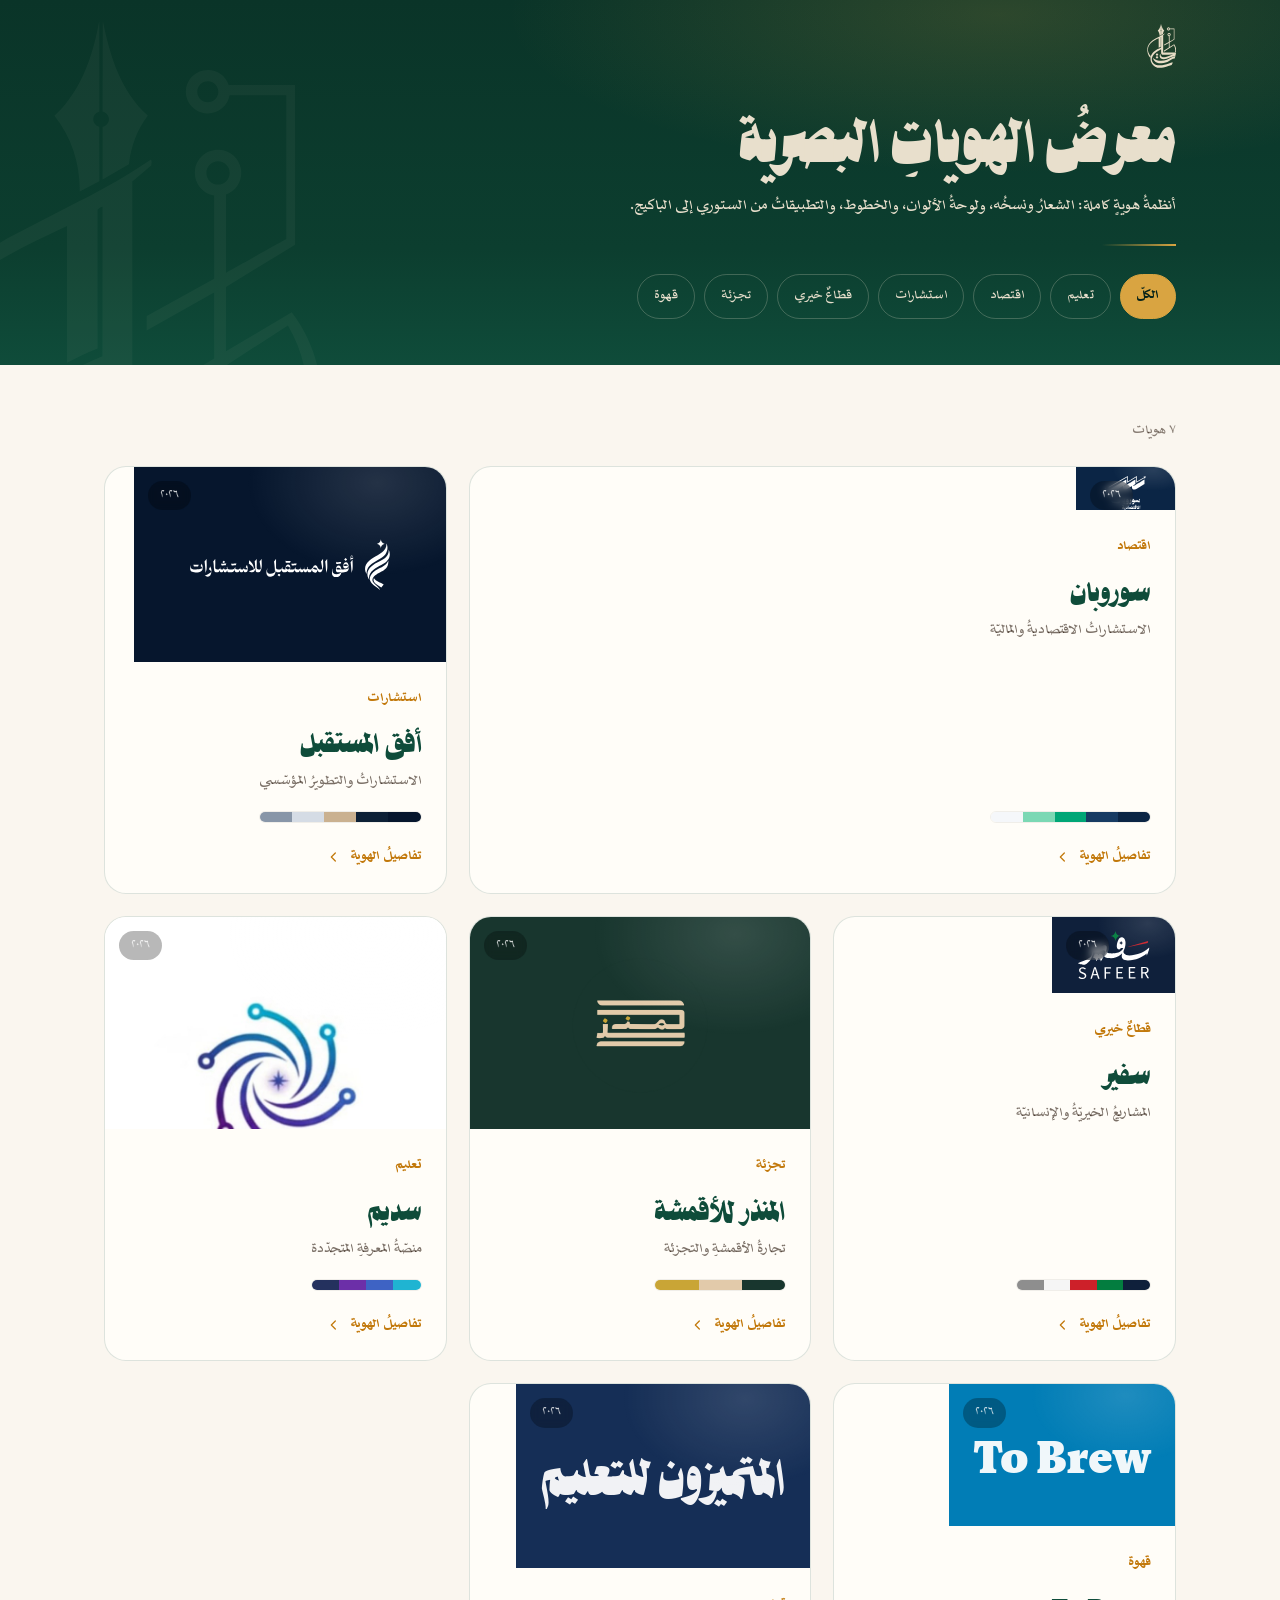
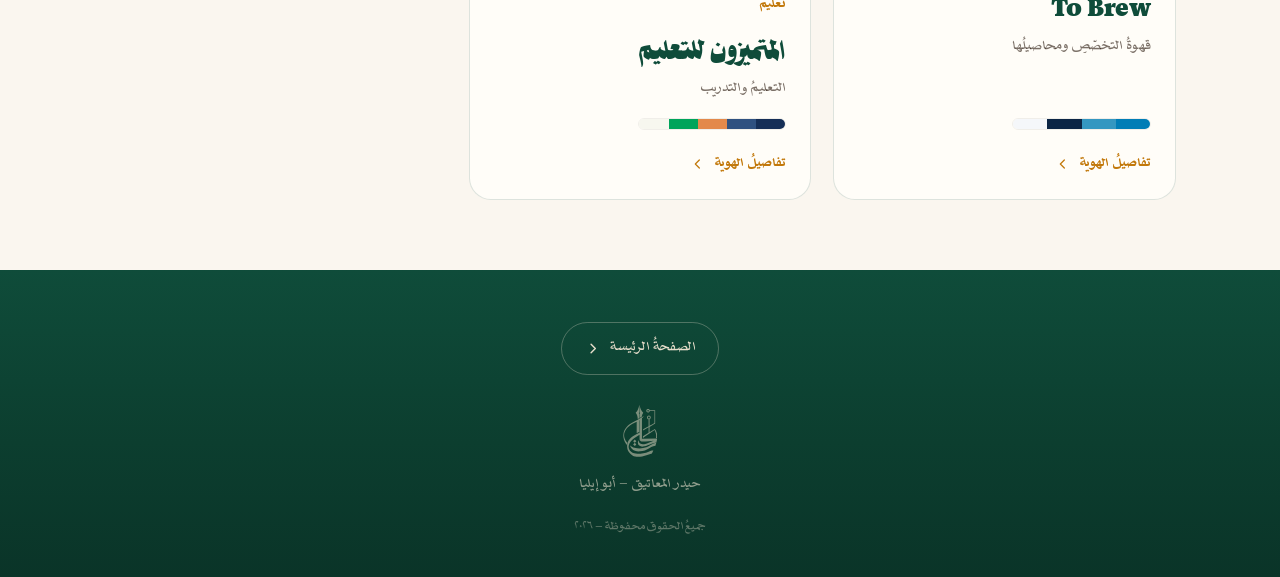
<file: index.html>
<!DOCTYPE html>
<html lang="ar" dir="rtl">
<head>
<meta charset="utf-8">
<meta name="viewport" content="width=device-width, initial-scale=1">
<title>معرضُ الهوياتِ البصرية — حيدر المعاتيق</title>
<meta name="description" content="أعمالُ حيدر المعاتيق في الهويةِ البصرية: شعاراتٌ وأنظمةُ ألوانٍ وخطوطٌ وتطبيقاتُ براندٍ كاملة.">
<meta name="theme-color" content="#0A3428">
<meta property="og:type" content="website">
<meta property="og:title" content="معرضُ الهوياتِ البصرية — حيدر المعاتيق">
<meta property="og:description" content="شعاراتٌ وأنظمةُ هويةٍ كاملةٌ للعلاماتِ والمؤسسات.">
<meta property="og:url" content="https://haydarvsky.github.io/brand/">
<meta property="og:image" content="https://haydarvsky.github.io/img/share.png">
<meta name="twitter:card" content="summary_large_image">
<link rel="icon" href="img/logo-cream.svg">
<link rel="preload" href="fonts/sakkal-400.woff2" as="font" type="font/woff2" crossorigin>
<link rel="preload" href="fonts/poster-900.woff2" as="font" type="font/woff2" crossorigin>
<link rel="stylesheet" href="css/brands.css">
<script>document.documentElement.className+=' js';</script>

<script src="https://haydarvsky.github.io/nav/nav.js" defer></script>
</head>
<body>

<div class="progress" aria-hidden="true"><i></i></div>

<header class="head">
  <img class="watermark" src="img/logo-cream.svg" alt="" aria-hidden="true">
  <div class="wrap">
    <div class="bar">
      <img class="mark" src="img/logo-cream.svg" alt="شعار حيدر" data-in style="--d:40ms;--in-y:-10px">
    </div>

    <h1 data-in style="--d:220ms">معرضُ الهوياتِ البصرية</h1>
    <p class="sub" data-in style="--d:320ms">أنظمةُ هويةٍ كاملة: الشعارُ ونسخُه، ولوحةُ الألوان، والخطوط، والتطبيقاتُ من الستوري إلى الباكيج.</p>
    <div class="rule"></div>

    <div class="chips" id="chips" role="group" aria-label="تصفيةٌ بالقطاع" data-in style="--d:420ms"></div>
  </div>
</header>

<main>
  <div class="wrap">
    <div class="count" id="count" aria-live="polite"></div>
    <div class="grid" id="grid"></div>
    <div id="empty" hidden>
      <div class="empty"><b>لا هويةَ في هذا القطاع بعد</b>اختر قطاعاً آخر أو «الكلّ».</div>
    </div>
  </div>
</main>

<footer class="foot">
  <div class="wrap">
    <a class="back" href="https://haydarvsky.github.io/">
      الصفحةُ الرئيسة
      <svg viewBox="0 0 24 24" aria-hidden="true"><path d="M10 6l6 6-6 6"/></svg>
    </a>
    <img class="mark" src="img/logo-cream.svg" alt="شعار حيدر">
    <div class="sig">حيدر المعاتيق — أبو إيليا</div>
    <div class="copy">جميعُ الحقوق محفوظة — ٢٠٢٦</div>
  </div>
</footer>

<!-- نافذةُ التفاصيل -->
<div class="sheet" id="sheet" role="dialog" aria-modal="true" aria-labelledby="sheetTitle">
  <div class="scrim" data-close></div>
  <div class="box" id="sheetBox">
    <button class="close" type="button" data-close aria-label="إغلاق">
      <svg viewBox="0 0 24 24" aria-hidden="true"><path d="M6 6l12 12M18 6L6 18"/></svg>
    </button>
    <div id="sheetInner"></div>
  </div>
</div>

<script src="js/brands.js"></script>
</body>
</html>
</file>
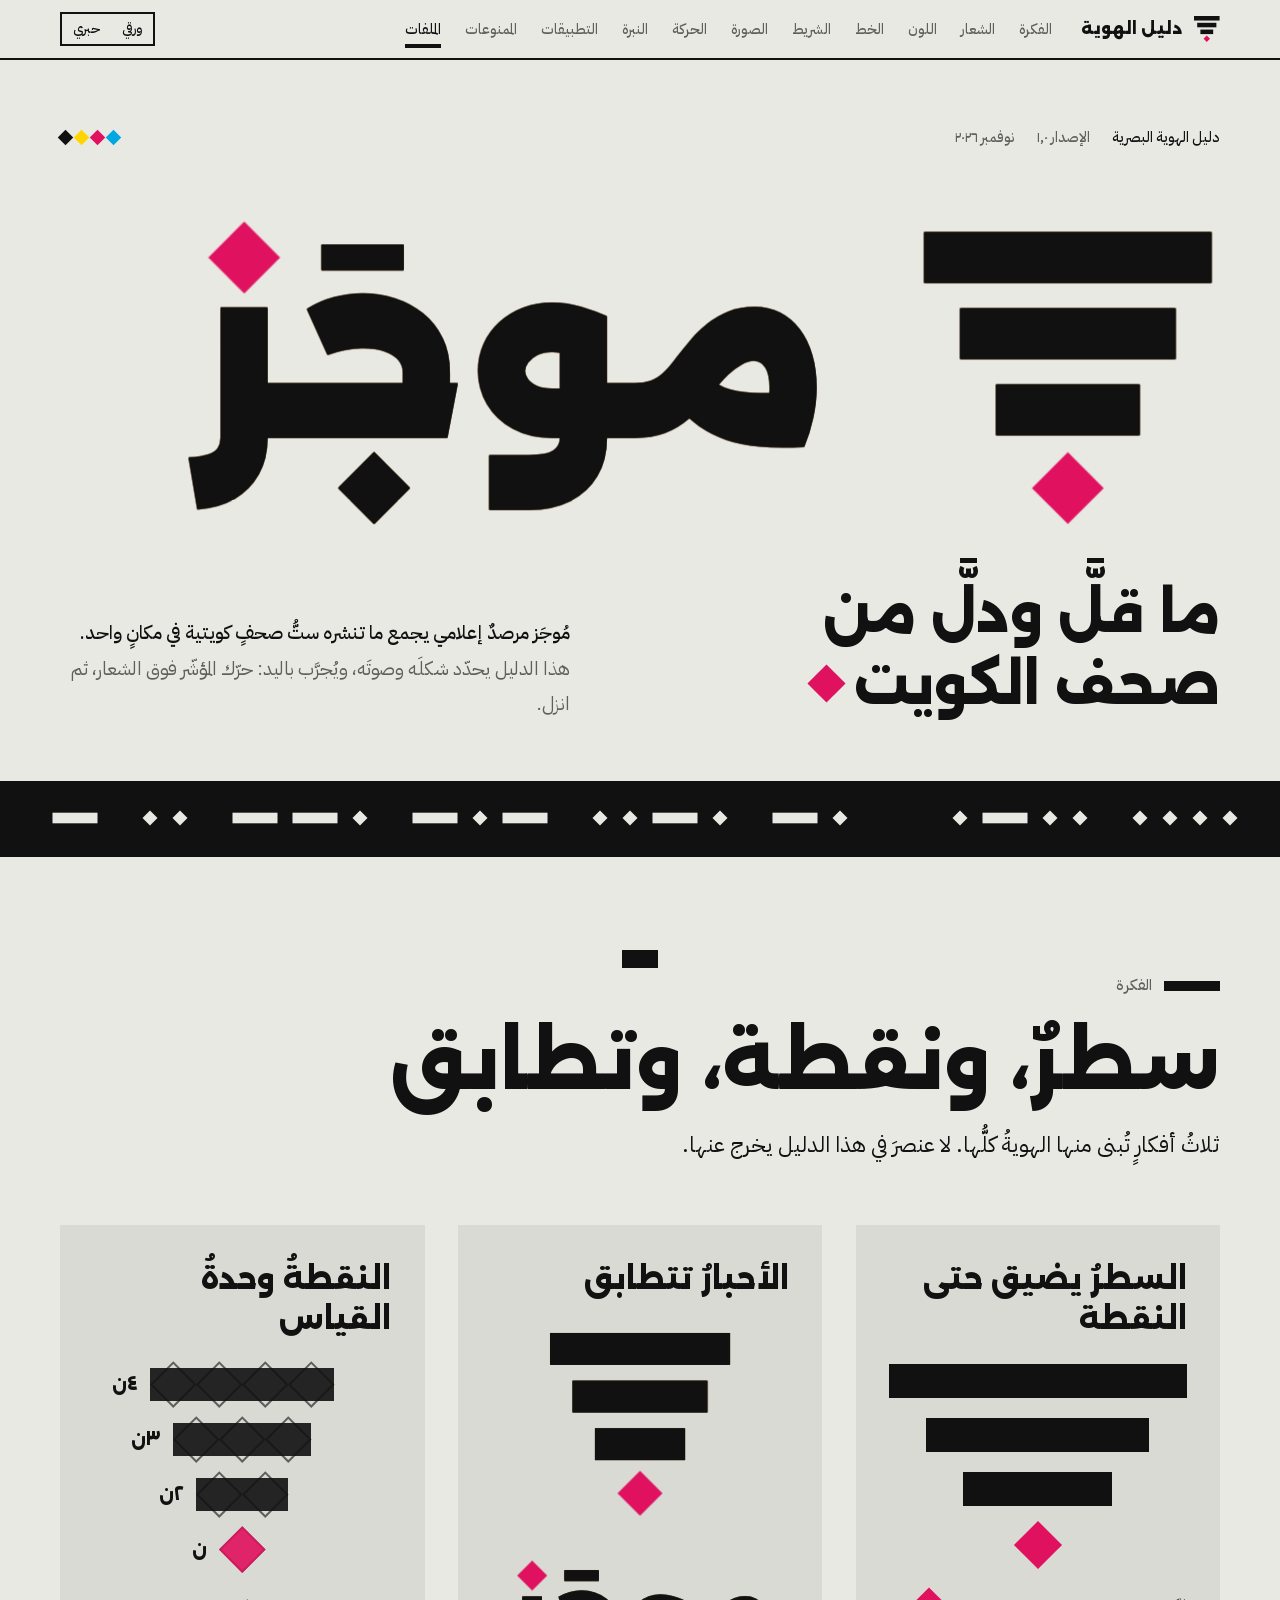
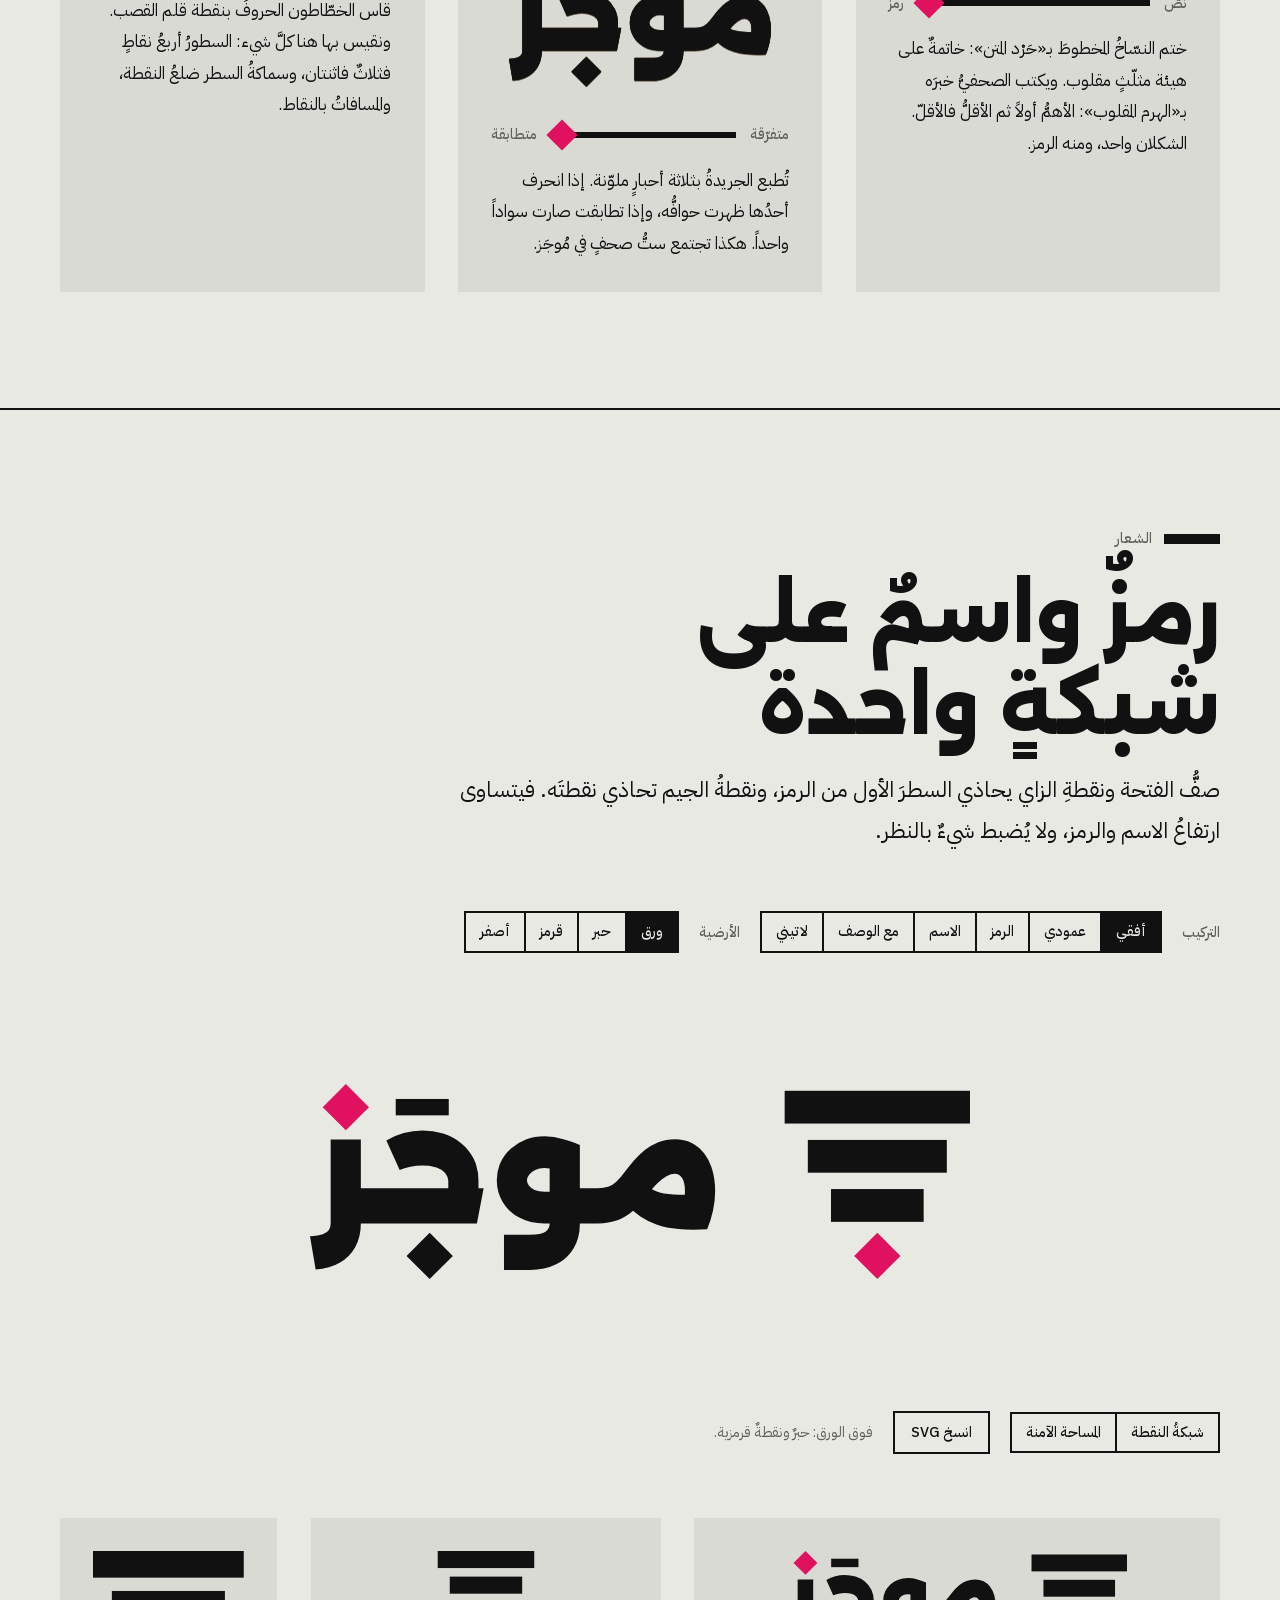
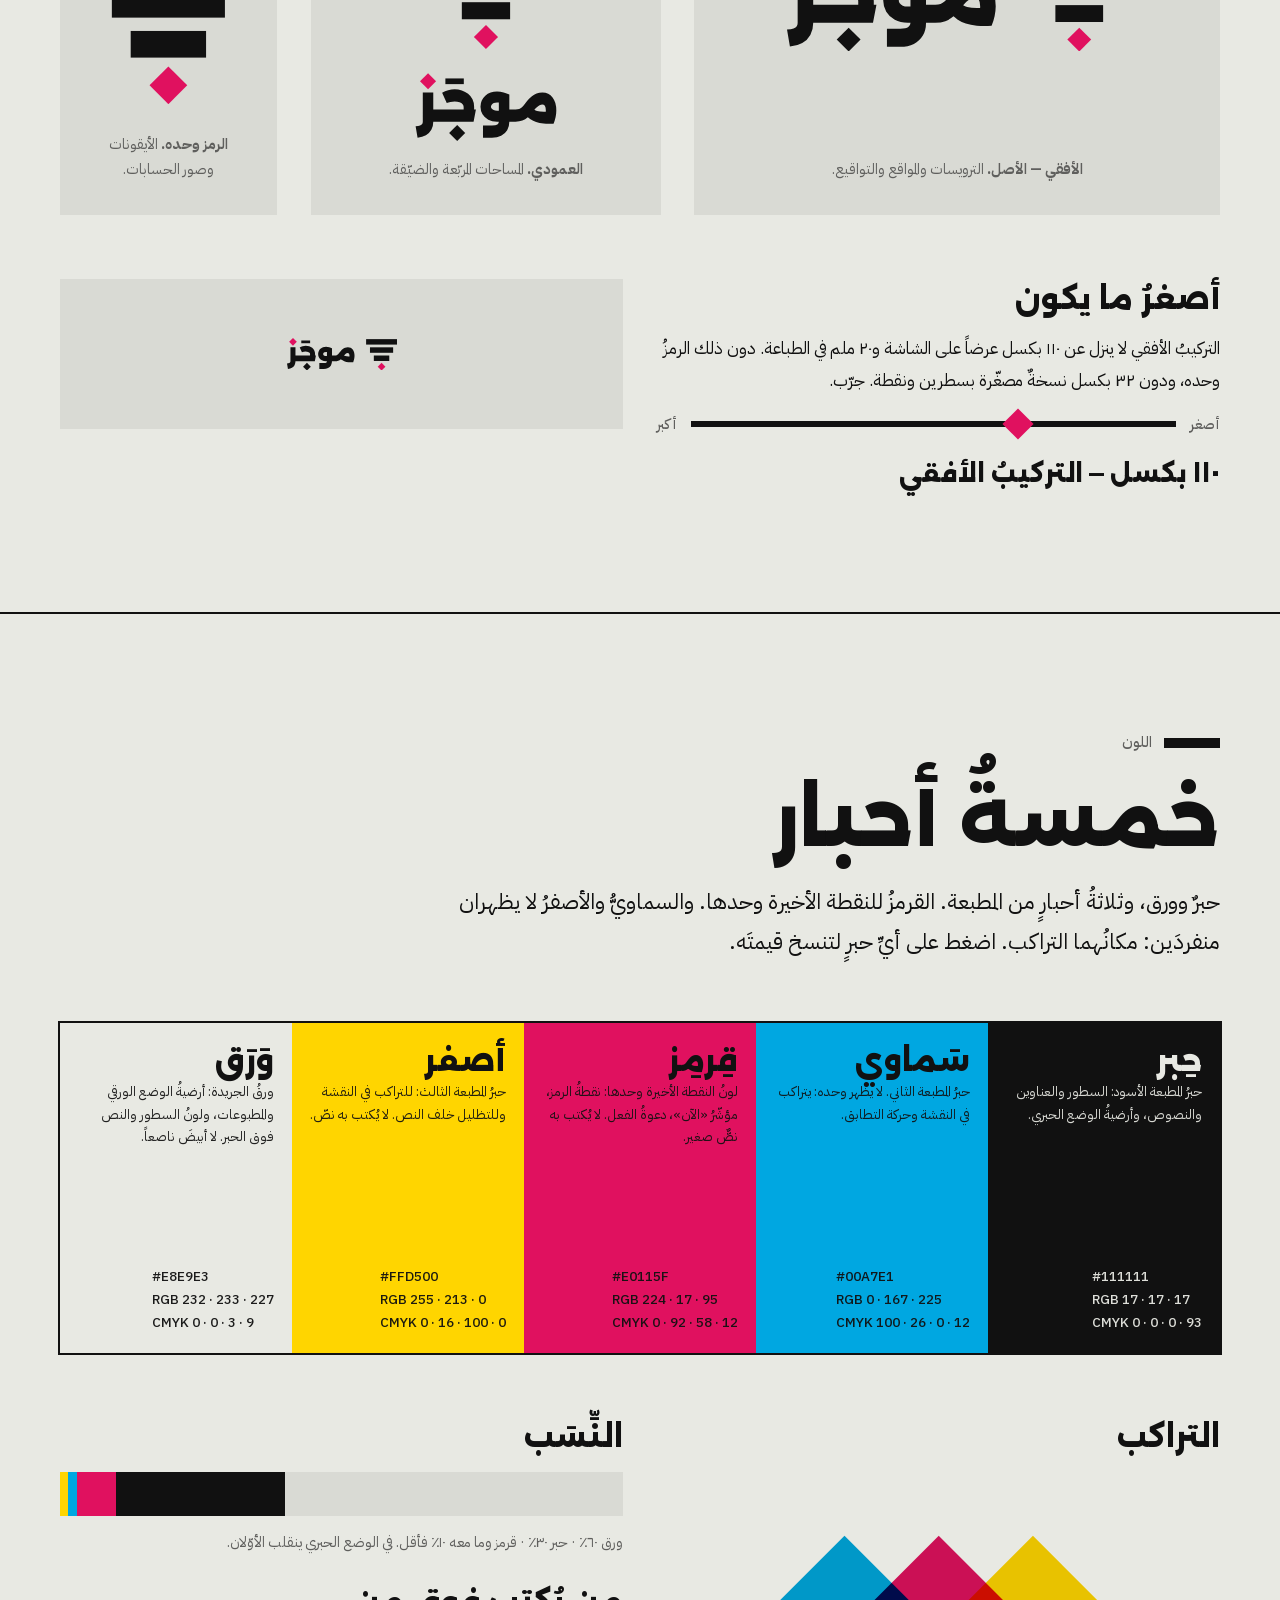
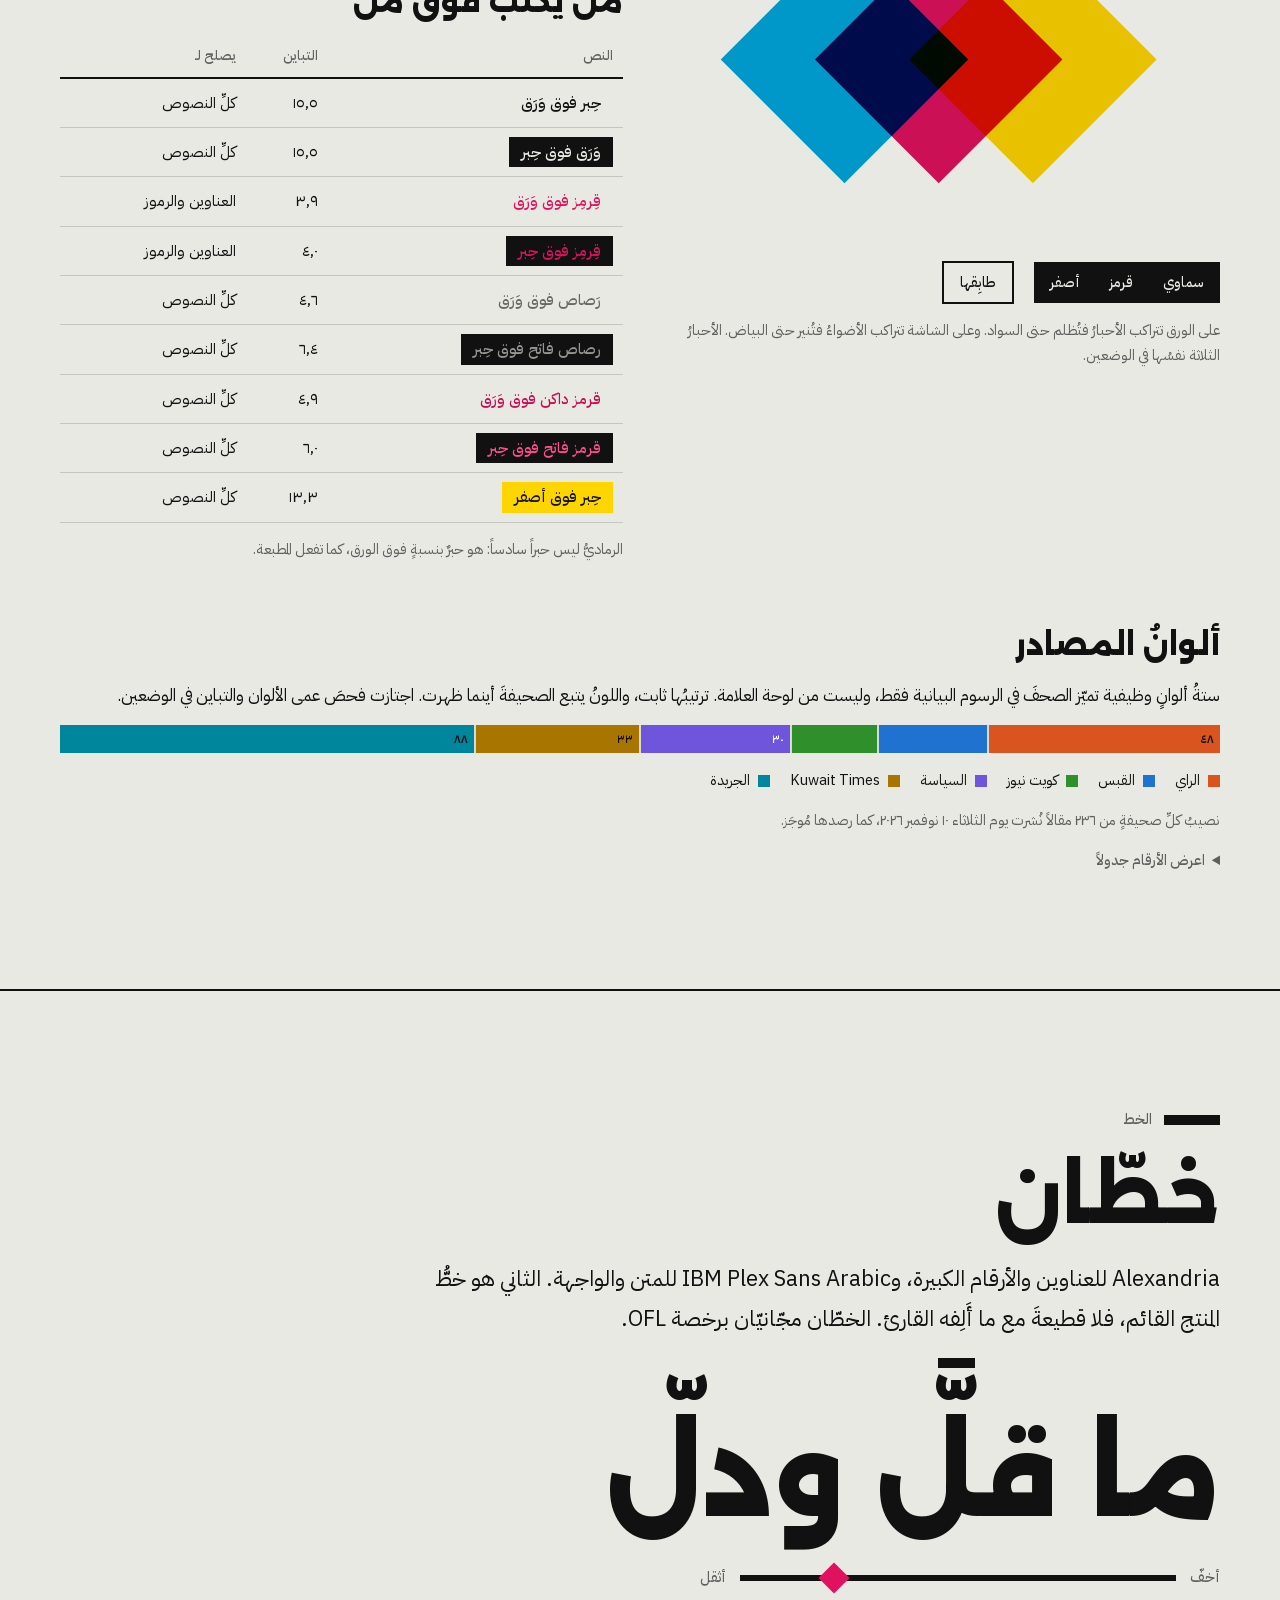
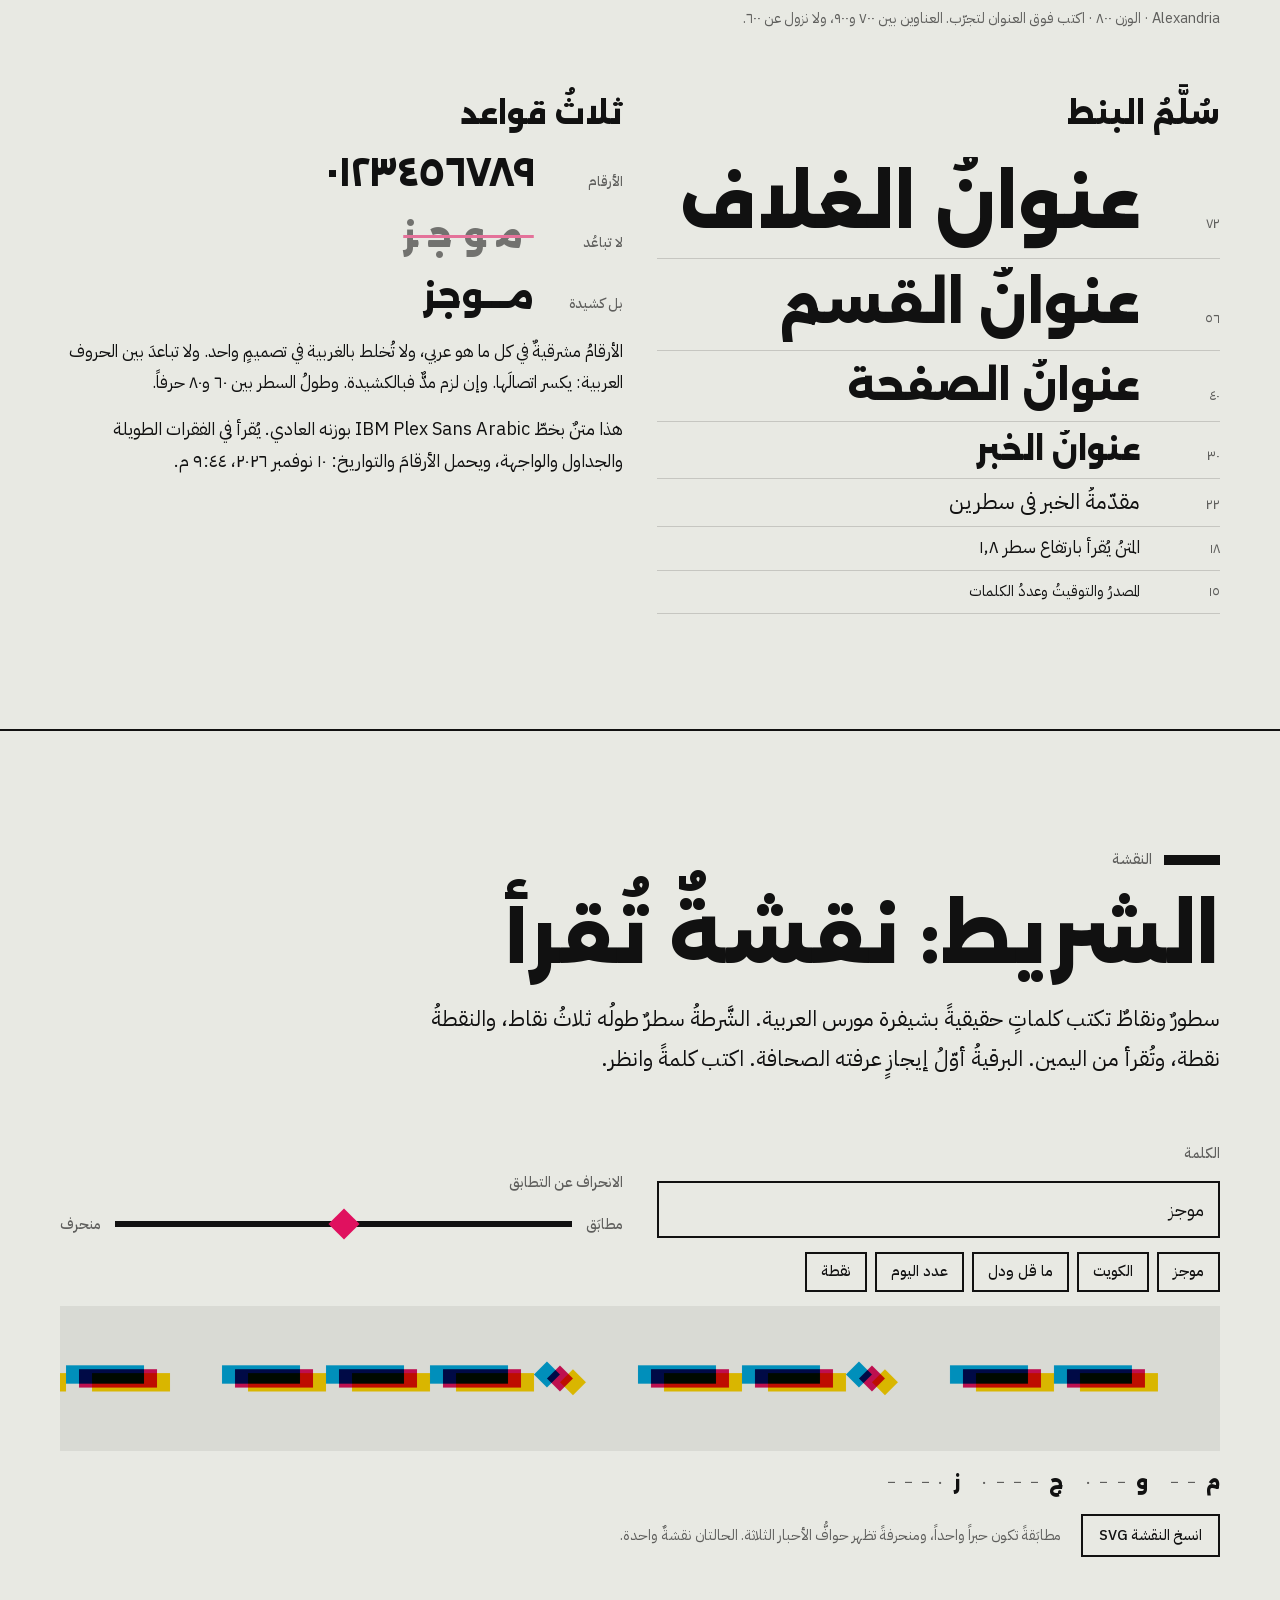
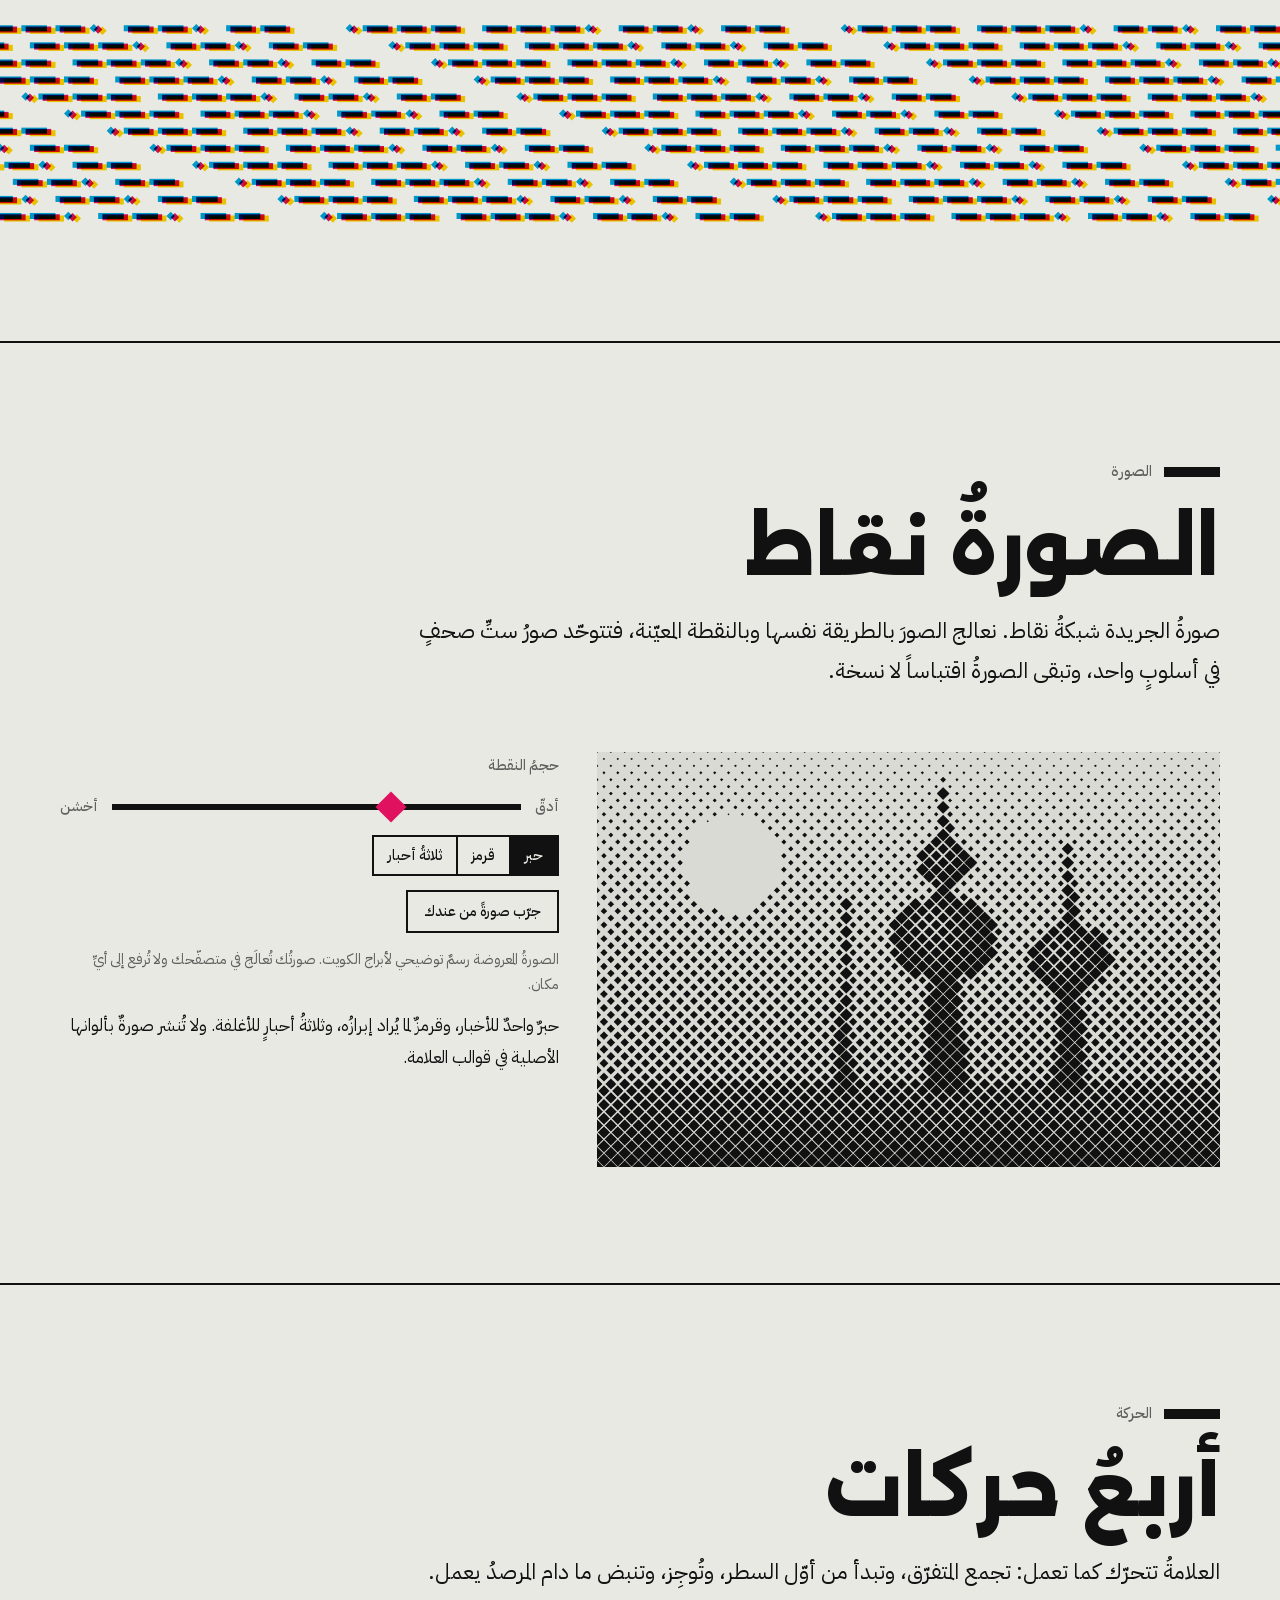
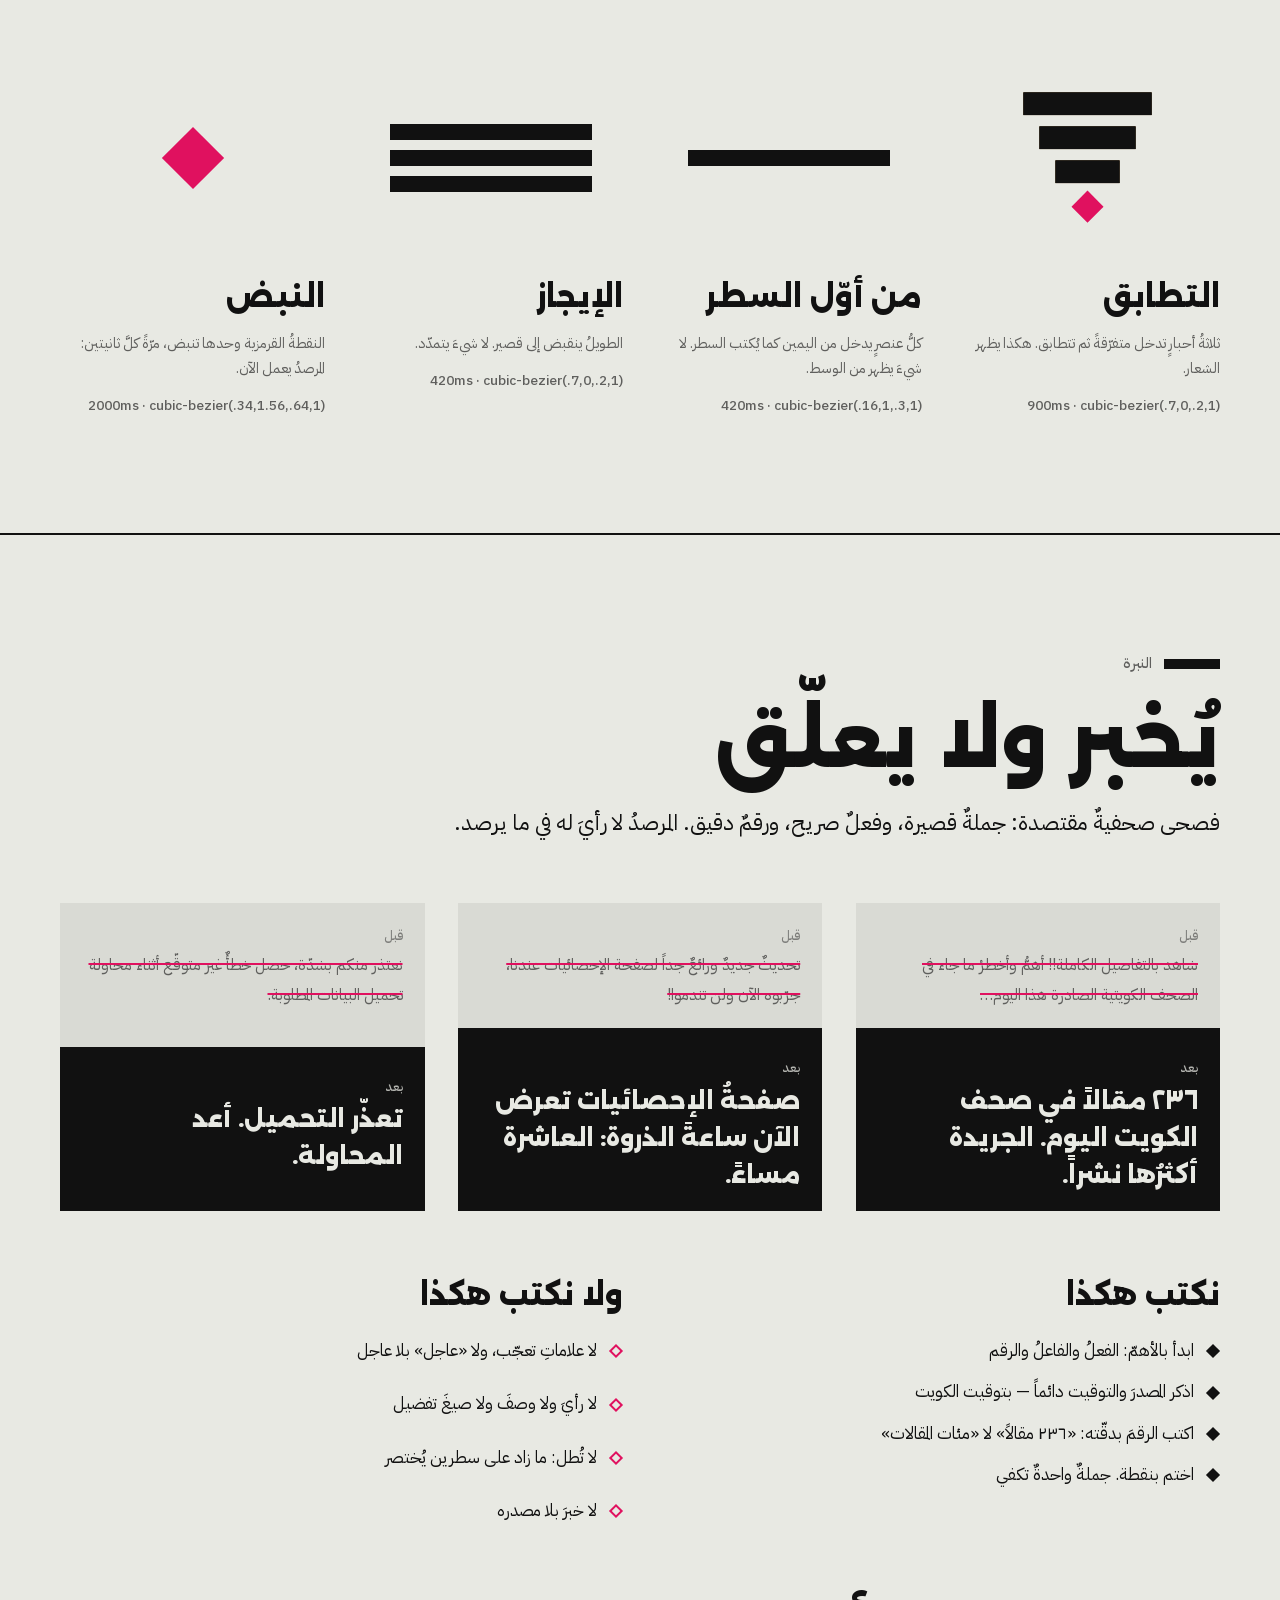
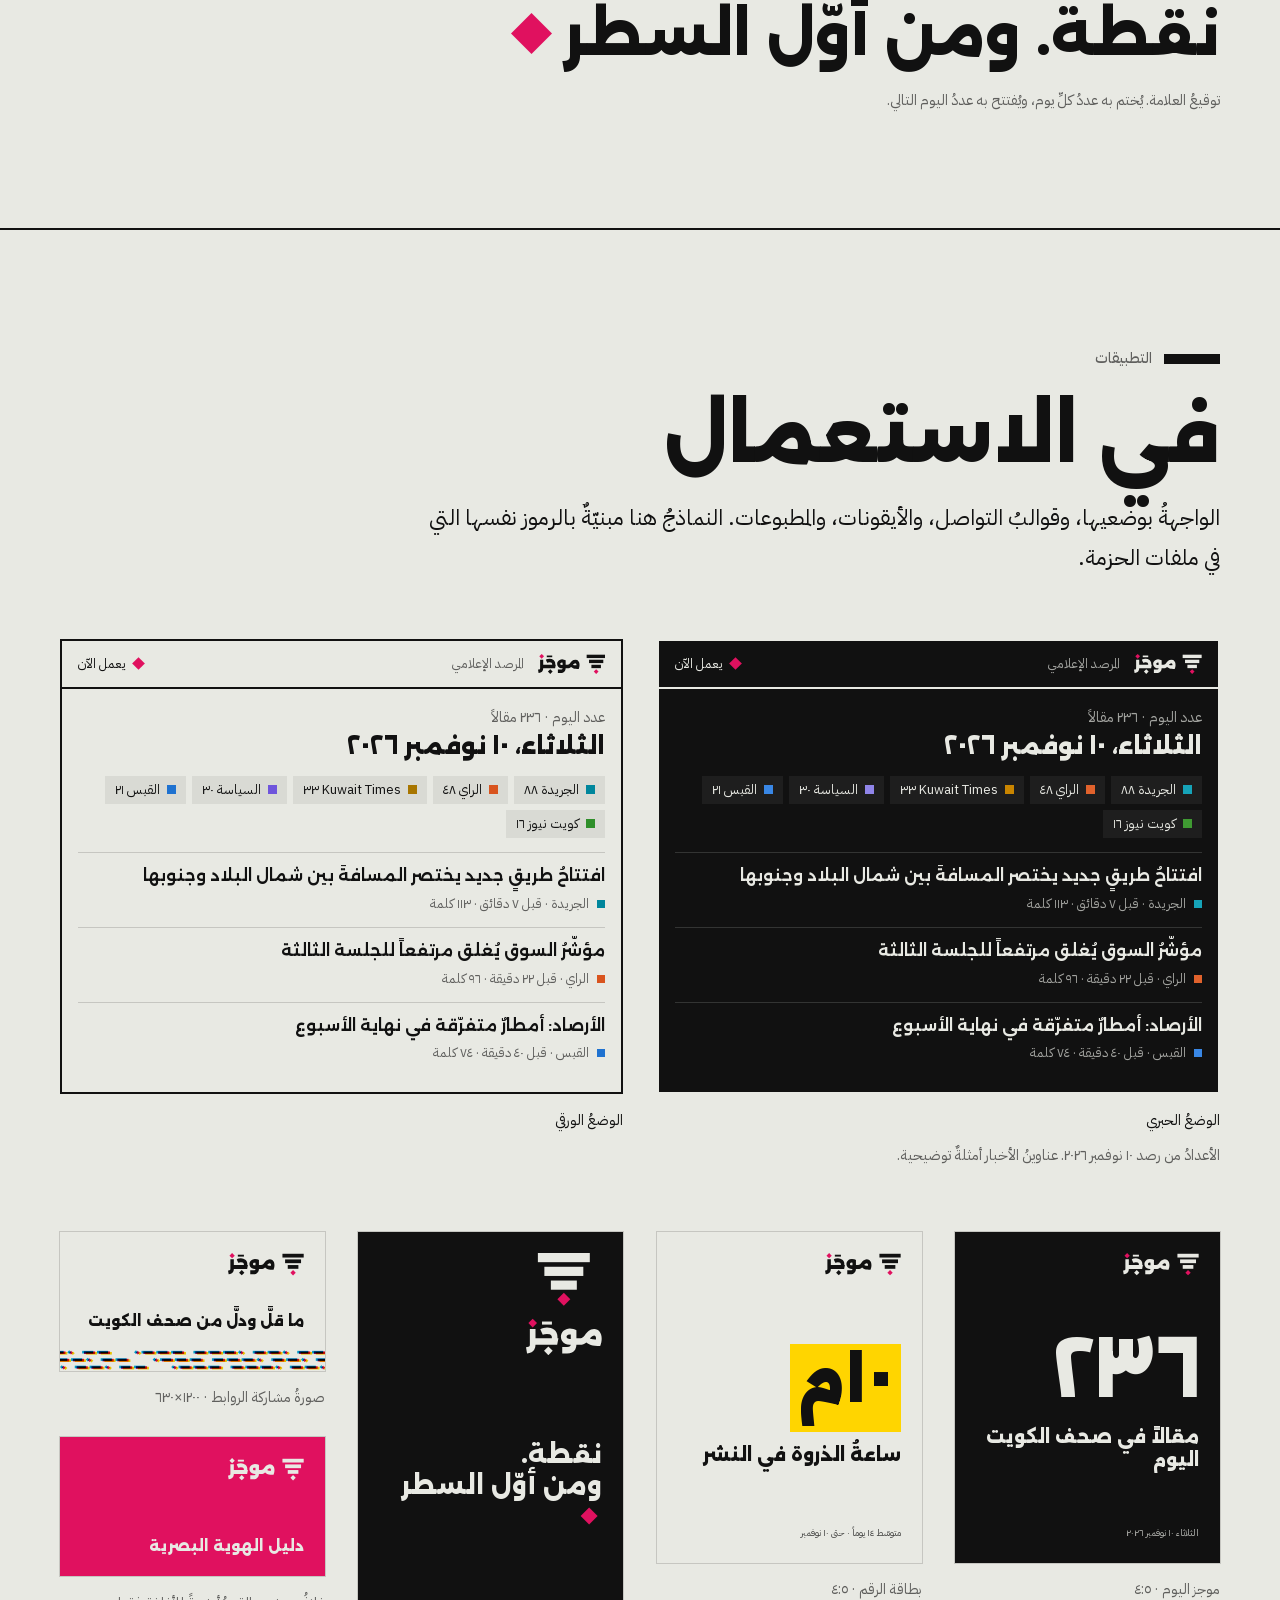
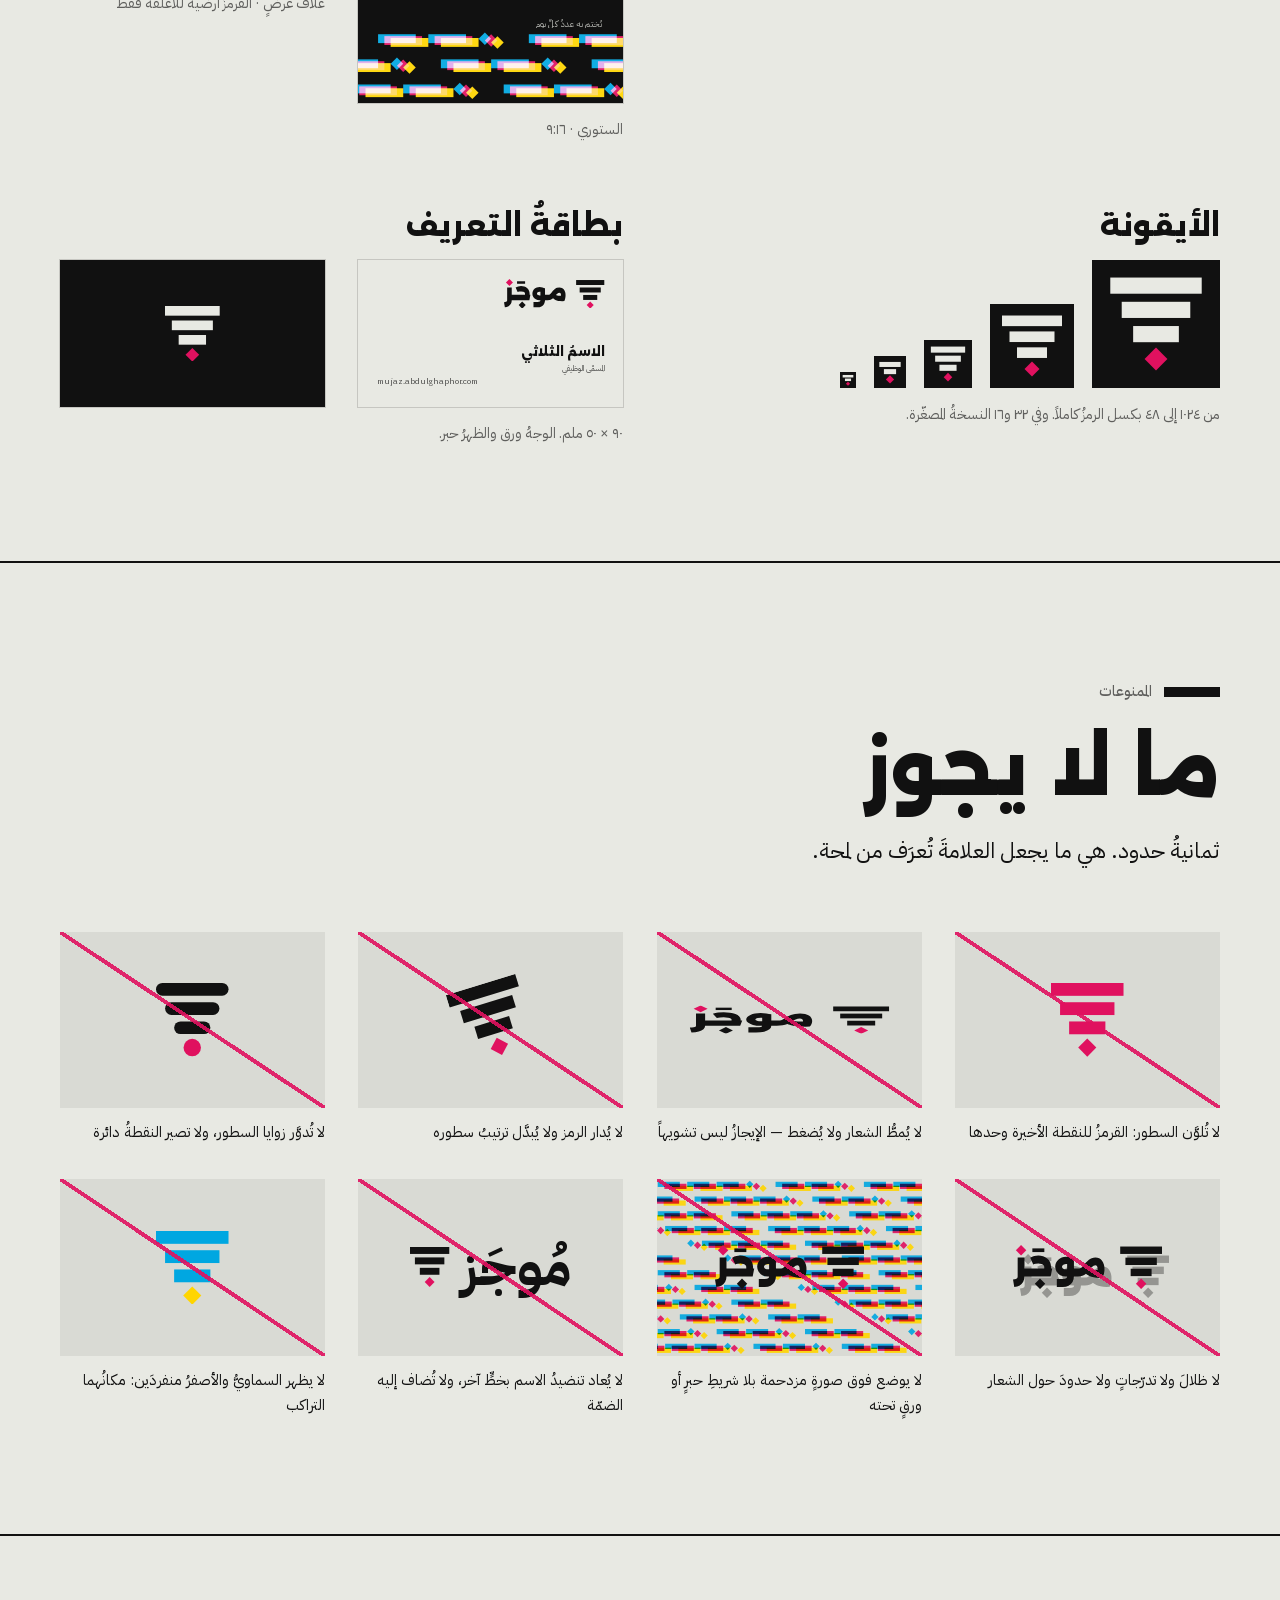
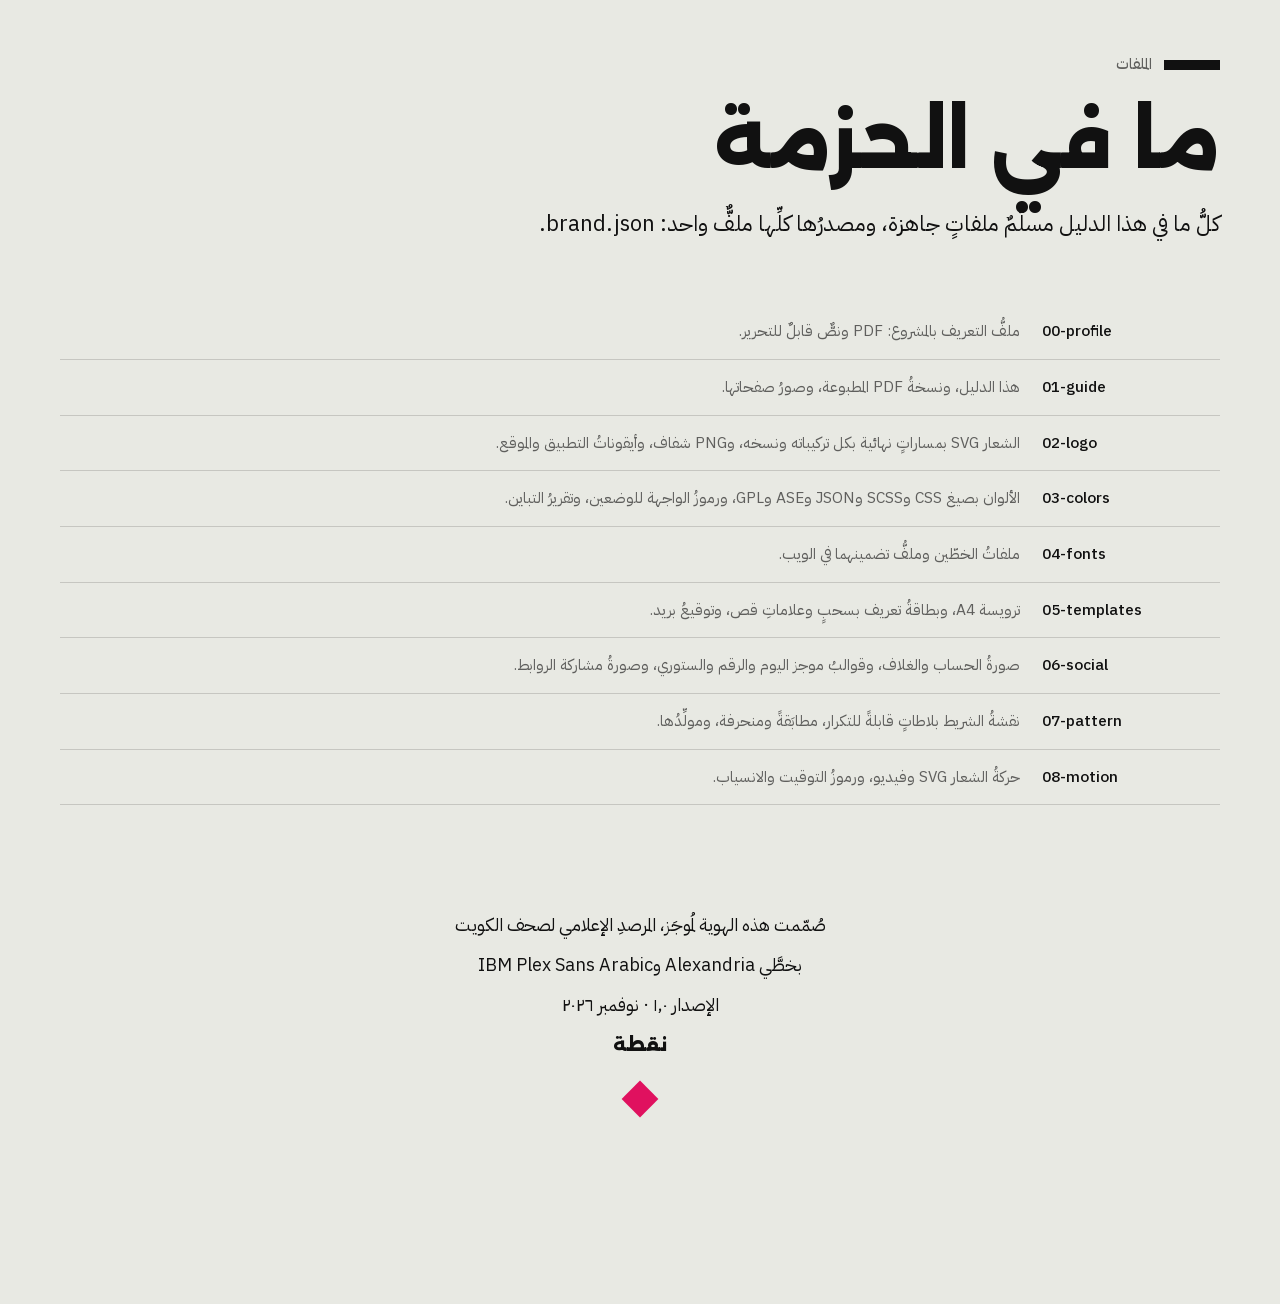
<file: mujaz/index.html>
<!doctype html>
<html lang="ar" dir="rtl">
<head>
<meta charset="utf-8">
<meta name="viewport" content="width=device-width,initial-scale=1,viewport-fit=cover">
<meta name="description" content="ما قلَّ ودلَّ من صحف الكويت — دليل الهوية البصرية التفاعلي">
<meta property="og:type" content="website">
<meta property="og:title" content="دليل هوية مُوجَز">
<meta property="og:description" content="ما قلَّ ودلَّ من صحف الكويت — دليل الهوية البصرية التفاعلي">
<meta property="og:image" content="https://haydarvsky.github.io/brand/mujaz/og.png">
<meta property="og:url" content="https://haydarvsky.github.io/brand/mujaz/">
<meta name="twitter:card" content="summary_large_image">
<link rel="icon" href="data:image/svg+xml,%3Csvg xmlns='http://www.w3.org/2000/svg' viewBox='0 0 21 21'%3E%3Crect width='21' height='21' fill='%23111111'/%3E%3Cg transform='translate(2.5,2.5)'%3E%3Crect x='1' y='1.4' width='14' height='3.3' fill='%23E8E9E3'/%3E%3Crect x='4' y='6.1' width='8' height='3.3' fill='%23E8E9E3'/%3E%3Cpath d='M8.00 10.20L10.70 12.90L8.00 15.60L5.30 12.90Z' fill='%23E0115F'/%3E%3C/g%3E%3C/svg%3E">
<title>دليل هوية مُوجَز</title>
<meta name="claude:viewport-fit-sides" content="cover">
<style>
@font-face{font-family:'Alexandria';font-weight:100 900;font-style:normal;font-display:swap;src:url([data-uri]) format('woff2')}
@font-face{font-family:'IBM Plex Sans Arabic';font-weight:400;font-style:normal;font-display:swap;src:url([data-uri]) format('woff2')}
@font-face{font-family:'IBM Plex Sans Arabic';font-weight:500;font-style:normal;font-display:swap;src:url([data-uri]) format('woff2')}
@font-face{font-family:'IBM Plex Sans Arabic';font-weight:700;font-style:normal;font-display:swap;src:url([data-uri]) format('woff2')}
/* التخطيط: الصفحةُ سطورٌ عريضة تُقرأ من اليمين؛ كلُّ قسمٍ سطرٌ، والنقطةُ القرمزية واحدةٌ في المشهد. */
:root{
  /* أحبارُ المطبعة — ثوابتُ العلامة */
  --ink:#111111; --paper:#E8E9E3; --crimson:#E0115F; --cyan:#00A7E1; --yellow:#FFD500;
  /* الوضعُ الورقي */
  --bg:#E8E9E3; --bg2:#D9DAD4; --rule:#C6C6C1; --fg:#111111; --fg2:#5F5F5D;
  --point:#E0115F; --point-text:#C40D52; --on-point:#E8E9E3; --blend:multiply;
  --s1:#D9541E; --s2:#1F72D0; --s3:#2F8F2A; --s4:#6F55DC; --s5:#A87600; --s6:#00869C;
  /* الخط */
  --f-display:'Alexandria','IBM Plex Sans Arabic',system-ui,sans-serif;
  --f-text:'IBM Plex Sans Arabic','Alexandria',system-ui,sans-serif;
  /* الحركة */
  --e-enter:cubic-bezier(.16,1,.3,1); --e-condense:cubic-bezier(.7,0,.2,1); --e-drop:cubic-bezier(.34,1.56,.64,1);
  --gut:16px;
  color-scheme:light;
}
@media (prefers-color-scheme:dark){
  :root:not([data-theme="light"]){
    --bg:#111111; --bg2:#1E1E1E; --rule:#333433; --fg:#E8E9E3; --fg2:#A3A4A0;
    --point:#E0115F; --point-text:#FF4D8D; --on-point:#E8E9E3; --blend:screen;
    --s1:#E0622C; --s2:#3987E5; --s3:#3F9A32; --s4:#9085E9; --s5:#C98500; --s6:#16A3B8;
    color-scheme:dark;
  }
}
:root[data-theme="dark"]{
  --bg:#111111; --bg2:#1E1E1E; --rule:#333433; --fg:#E8E9E3; --fg2:#A3A4A0;
  --point:#E0115F; --point-text:#FF4D8D; --on-point:#E8E9E3; --blend:screen;
  --s1:#E0622C; --s2:#3987E5; --s3:#3F9A32; --s4:#9085E9; --s5:#C98500; --s6:#16A3B8;
  color-scheme:dark;
}
@media (min-width:860px){ :root{ --gut:40px } }

*,*::before,*::after{box-sizing:border-box}
body{margin:0;background:var(--bg);color:var(--fg);font-family:var(--f-text);font-size:17px;line-height:1.85;
  -webkit-font-smoothing:antialiased;text-rendering:optimizeLegibility}
#app{direction:rtl;text-align:start;overflow-x:clip}
h1,h2,h3,h4,p,ul,ol,figure{margin:0}
ul,ol{padding:0;list-style:none}
button,input,select,textarea{font:inherit;color:inherit}
button{cursor:pointer;background:none;border:0;padding:0}
svg{display:block}
a{color:inherit}
:focus-visible{outline:3px solid var(--point);outline-offset:3px}
.wrap{max-width:1240px;margin-inline:auto;padding-left:max(var(--gut),env(safe-area-inset-left,0px));
  padding-right:max(var(--gut),env(safe-area-inset-right,0px))}
.num,.ltr{direction:ltr;unicode-bidi:isolate;display:inline-block}
.dis{font-family:var(--f-display)}
.nq{display:inline-block;width:.5em;height:.5em;background:currentColor;transform:rotate(45deg);vertical-align:.12em;margin-inline:.28em}
.nq.pt{background:var(--point)}

/* ── الشريطُ العلوي ── */
body::before{content:"";position:fixed;inset:0 0 auto;height:env(safe-area-inset-top,0px);z-index:30;background:var(--bg)}
.top{position:sticky;top:env(safe-area-inset-top,0px);z-index:20;background:var(--bg);border-bottom:2px solid var(--fg)}
.top-in{display:flex;align-items:center;gap:18px;min-height:58px}
.brand{display:flex;align-items:center;gap:12px;text-decoration:none;flex:none}
.brand svg{height:26px;width:auto}
.brand b{font-family:var(--f-display);font-weight:800;font-size:16px;white-space:nowrap}
.nav{display:flex;gap:2px;overflow-x:auto;scrollbar-width:none;flex:1;min-width:0;mask-image:linear-gradient(to left,#000 calc(100% - 28px),transparent)}
.nav::-webkit-scrollbar{display:none}
.nav a{flex:none;text-decoration:none;font-size:14.5px;font-weight:500;padding:8px 11px;color:var(--fg2);position:relative;white-space:nowrap}
.nav a:hover{color:var(--fg)}
.nav a[aria-current="true"]{color:var(--fg)}
.nav a[aria-current="true"]::after{content:"";position:absolute;inset:auto 11px 2px;height:4px;background:var(--fg)}
.theme{flex:none;display:flex;border:2px solid var(--fg)}
.theme button{font-size:13.5px;font-weight:500;padding:5px 11px;line-height:1.5}
@media (max-width:620px){ .brand b{display:none} .top-in{gap:10px} .theme button{padding:4px 8px} }
.theme button[aria-pressed="true"]{background:var(--fg);color:var(--bg)}

/* ── الغلاف ── */
.hero{position:relative;isolation:isolate;background:var(--bg);padding-block:clamp(28px,5vw,64px) 0;overflow:hidden}
.folio{display:flex;flex-wrap:wrap;gap:6px 22px;font-size:14.5px;color:var(--fg2);font-weight:500}
.folio span:first-child{color:var(--fg)}
.cmyk{display:inline-flex;gap:5px;align-items:center;margin-inline-start:auto}
.cmyk i{width:11px;height:11px;transform:rotate(45deg);display:block}
.hero-logo{margin-block:clamp(26px,5vw,62px) clamp(22px,4vw,46px);max-width:1040px;touch-action:pan-y}
.hero-logo svg{width:100%;height:auto;overflow:visible}
.plate{mix-blend-mode:var(--blend)}
@keyframes hc{from{transform:translate(-30px,-12.6px)}to{transform:none}}
@keyframes hm{from{transform:translate(8.4px,27px)}to{transform:none}}
@keyframes hy{from{transform:translate(30px,-9px)}to{transform:none}}
@keyframes hp{0%,64%{opacity:0}100%{opacity:1}}
.hero-logo .plate[data-p="cyan"]{animation:hc 1.3s .3s var(--e-condense) both}
.hero-logo .plate[data-p="crimson"]{animation:hm 1.3s .3s var(--e-condense) both}
.hero-logo .plate[data-p="yellow"]{animation:hy 1.3s .3s var(--e-condense) both}
.hero-logo .pts,.hero-logo .key{animation:hp 1.6s .3s ease-out both}
.hero-row{display:grid;grid-template-columns:minmax(0,1.15fr) minmax(0,1fr);gap:clamp(20px,5vw,72px);align-items:end;padding-bottom:clamp(30px,5vw,60px)}
.tagline{font-family:var(--f-display);font-weight:800;font-size:clamp(27px,4.5vw,54px);line-height:1.32;text-wrap:balance}
.hero-note{font-size:clamp(16px,1.5vw,19px);color:var(--fg2);max-width:46ch}
.hero-note b{color:var(--fg);font-weight:500}
@media (max-width:760px){ .hero-row{grid-template-columns:1fr} }
.tape{height:74px;background:var(--fg);overflow:hidden;position:relative}
.tape-run{position:absolute;inset:0 auto 0 0;display:flex;animation:tape 60s linear infinite}
.tape-run svg{height:74px;width:auto;flex:none}
@keyframes tape{from{transform:translateX(-50%)}to{transform:none}}

/* ── الأقسام ── */
.sec{padding-block:clamp(60px,9vw,128px);border-top:2px solid var(--fg)}
.sh{display:grid;gap:16px;margin-bottom:clamp(30px,5vw,60px);max-width:900px}
.sh-k{display:flex;align-items:center;gap:12px;font-size:15px;font-weight:500;color:var(--fg2)}
.sh-k::before{content:"";width:56px;height:10px;background:var(--fg);flex:none;transform-origin:right center}
.sh h2{font-family:var(--f-display);font-weight:800;font-size:clamp(34px,6vw,76px);line-height:1.22;text-wrap:balance}
.lead{font-size:clamp(18px,1.9vw,22px);line-height:1.85;max-width:62ch}
.sub{font-family:var(--f-display);font-weight:800;font-size:clamp(21px,2.4vw,29px);line-height:1.4}
.cap{font-size:14.5px;color:var(--fg2);line-height:1.7}
.grid{display:grid;gap:clamp(18px,2.6vw,34px)}
.g2{grid-template-columns:repeat(2,minmax(0,1fr))}
.g3{grid-template-columns:repeat(3,minmax(0,1fr))}
.g4{grid-template-columns:repeat(4,minmax(0,1fr))}
@media (max-width:980px){ .g3,.g4{grid-template-columns:repeat(2,minmax(0,1fr))} }
@media (max-width:680px){ .g2,.g3{grid-template-columns:1fr} .g4{grid-template-columns:repeat(2,minmax(0,1fr))} }
.panel{background:var(--bg2);padding:clamp(18px,2.6vw,34px);min-width:0;display:grid;gap:16px;align-content:start}
.panel p{max-width:60ch}
.stack{display:grid;gap:14px;align-content:start;min-width:0}
.stack>.seg,.stack>.btn,.stack>.chips,.panel>.btn{justify-self:start}
.gap-l{margin-top:clamp(34px,5vw,72px)}

/* عناصرُ التحكّم */
.seg{display:inline-flex;flex-wrap:wrap;gap:2px;background:var(--fg);border:2px solid var(--fg);max-width:100%}
.seg button{padding:7px 14px;font-size:14.5px;font-weight:500;line-height:1.6;background:var(--bg);color:var(--fg);flex:auto}
.seg button[aria-pressed="true"]{background:var(--fg);color:var(--bg)}
.ctl{display:flex;flex-wrap:wrap;gap:12px 20px;align-items:center}
.ctl label,.lbl{font-size:14.5px;font-weight:500;color:var(--fg2)}
.btn{display:inline-flex;align-items:center;gap:10px;border:2px solid var(--fg);padding:8px 16px;font-size:14.5px;font-weight:500;line-height:1.6}
.btn:hover{background:var(--fg);color:var(--bg)}
.btn.solid{background:var(--fg);color:var(--bg)}
input[type=range]{-webkit-appearance:none;appearance:none;width:100%;height:28px;background:transparent;direction:rtl;cursor:pointer;margin:0}
input[type=range]::-webkit-slider-runnable-track{height:6px;background:var(--fg)}
input[type=range]::-moz-range-track{height:6px;background:var(--fg)}
input[type=range]::-webkit-slider-thumb{-webkit-appearance:none;width:22px;height:22px;background:var(--point);transform:rotate(45deg);margin-top:-8px;border:0}
input[type=range]::-moz-range-thumb{width:20px;height:20px;background:var(--point);transform:rotate(45deg);border:0;border-radius:0}
input[type=text],textarea{background:var(--bg);border:2px solid var(--fg);padding:10px 14px;width:100%;font-size:18px;border-radius:0}
.range{display:grid;grid-template-columns:auto minmax(0,1fr) auto;gap:14px;align-items:center}
.toast{position:fixed;inset:auto 0 calc(22px + env(safe-area-inset-bottom,0px));margin-inline:auto;width:max-content;max-width:calc(100% - 32px);
  background:var(--fg);color:var(--bg);padding:9px 18px;font-size:15px;font-weight:500;z-index:50;transform:translateY(90px);transition:transform .4s var(--e-enter)}
.toast.on{transform:none}

/* ── الفكرة ── */
.cond{--t:0;--a:clamp(0,calc(var(--t)*2),1);--b:clamp(0,calc(var(--t)*2 - 1),1);--T:clamp(20px,3.2vw,34px);
  display:grid;gap:calc(var(--T)/2);padding-block:8px;min-height:calc(var(--T)*6.4)}
.cond-row{position:relative;height:var(--T);margin-inline:auto;width:calc(100% - var(--b)*(100% - var(--w)))}
.cond-row span{position:absolute;inset:0;font-size:calc(var(--T)*.62);line-height:var(--T);white-space:nowrap;overflow:hidden;
  opacity:calc(1 - var(--a)*1.6);font-weight:500}
.cond-row::after{content:"";position:absolute;inset:0;background:var(--fg);opacity:var(--a)}
.cond-row.last{width:calc(100% - var(--b)*(100% - var(--T)));transform:rotate(calc(var(--b)*45deg));margin-top:calc(var(--b)*var(--T)*.08)}
.cond-row.last::after{background:color-mix(in srgb,var(--fg),var(--point) calc(var(--b)*100%))}
.reg svg{width:100%;height:auto;overflow:visible}
.nqm{display:grid;gap:9px;justify-items:center;padding-block:6px}
.nqm-row{display:flex;gap:0;align-items:center;justify-content:center;position:relative}
.nqm-row i{display:block;width:var(--n);height:var(--n);position:relative}
.nqm-row i::before{content:"";position:absolute;inset:14.64%;transform:rotate(45deg);border:2px solid var(--fg2)}
.nqm-row b{position:absolute;inset:auto 0;height:calc(var(--n)/1.4142);background:var(--fg);opacity:.9}
.nqm-row.pt b{inset:auto;width:calc(var(--n)/1.4142);transform:rotate(45deg);background:var(--point)}
.nqm-row em{position:absolute;inset-inline-start:calc(100% + 12px);font-style:normal;font-family:var(--f-display);font-weight:800;font-size:17px;white-space:nowrap}

/* ── الشعار ── */
.stage{position:relative;background:var(--stage-bg,var(--bg2));min-height:clamp(240px,34vw,430px);display:grid;place-items:center;
  padding:clamp(30px,6vw,84px);transition:background .4s;isolation:isolate}
.stage svg.lg{width:min(100%,var(--lw,660px));height:auto;max-height:clamp(180px,26vw,320px);overflow:visible}
.stage .gridlay{position:absolute;inset:0;pointer-events:none;opacity:0;transition:opacity .3s;
  background-image:linear-gradient(to right,var(--grid-c) 1px,transparent 1px),linear-gradient(to bottom,var(--grid-c) 1px,transparent 1px);
  background-size:var(--gn,24px) var(--gn,24px);background-position:center}
.stage.show-grid .gridlay{opacity:1}
.stage .clear{position:absolute;border:2px dashed var(--point);opacity:0;transition:opacity .3s;pointer-events:none}
.stage.show-clear .clear{opacity:1}
.minsize{display:grid;gap:16px}
.minbox{height:150px;display:flex;align-items:center;justify-content:center;background:var(--bg2);overflow:hidden}
.minbox svg{height:auto;flex:none}
.readout{font-family:var(--f-display);font-weight:800;font-size:clamp(18px,2vw,24px)}
.lockups{grid-template-columns:1.5fr 1fr .62fr}
.lockups .panel{align-content:space-between;justify-items:center;text-align:center}
.lockups svg{width:100%;max-width:340px;height:auto;max-height:190px}
@media (max-width:760px){ .lockups{grid-template-columns:1fr 1fr} .lockups .panel:first-child{grid-column:1/-1} }

/* ── اللون ── */
.inks{display:grid;grid-template-columns:repeat(5,minmax(0,1fr));gap:0;outline:2px solid var(--fg)}
.inkc{min-height:clamp(230px,26vw,330px);padding:18px;display:flex;flex-direction:column;justify-content:space-between;text-align:start;
  background:var(--c);color:var(--t);transition:flex .4s var(--e-enter);min-width:0;position:relative}
.inkc b{font-family:var(--f-display);font-weight:800;font-size:clamp(20px,2.4vw,30px);line-height:1.3}
.inkc small{font-size:13.5px;line-height:1.65;display:block;opacity:.92}
.inkc code{font:500 13.5px/1.7 var(--f-text);direction:ltr;display:block;text-align:left;opacity:.95}
.inkc:hover{z-index:1}
@media (max-width:860px){ .inks{grid-template-columns:repeat(2,minmax(0,1fr))} .inkc:last-child{grid-column:1/-1} .inkc{min-height:190px} }
.over{position:relative;aspect-ratio:1.5;max-width:100%;isolation:isolate;background:var(--bg)}
.over i{position:absolute;width:44%;aspect-ratio:1;top:50%;left:50%;mix-blend-mode:var(--blend);transition:opacity .35s,transform .6s var(--e-enter)}
.over i::before{content:"";position:absolute;inset:14.64%;transform:rotate(45deg);background:var(--c)}
.over i:nth-child(1){transform:translate(-88%,-50%)} .over i:nth-child(2){transform:translate(-50%,-50%)} .over i:nth-child(3){transform:translate(-12%,-50%)}
.over.reg i{transform:translate(-50%,-50%)}
.over i.off{opacity:0}
.ratio{display:flex;height:44px}
.ratio i{display:block}
.pairs{width:100%;border-collapse:collapse;font-size:15.5px}
.pairs th{text-align:start;font-weight:500;color:var(--fg2);font-size:14px;padding:6px 10px 8px 0;border-bottom:2px solid var(--fg)}
.pairs td{padding:9px 10px 9px 0;border-bottom:1px solid var(--rule);vertical-align:middle}
.pairs .sw{display:inline-block;padding:2px 12px;font-weight:500;line-height:1.7}
.tbl{overflow-x:auto}
.weave{display:flex;gap:2px;height:28px;background:var(--bg2)}
.weave button{height:28px;min-width:3px;background:var(--c);position:relative;padding:0 6px;font:500 12.5px/28px var(--f-text);color:#fff;text-align:start;overflow:hidden;white-space:nowrap}
.legend{display:flex;flex-wrap:wrap;gap:8px 20px;font-size:14.5px}
.legend span{display:inline-flex;align-items:center;gap:8px}
.legend i{width:12px;height:12px;background:var(--c);display:block;flex:none}
.tip{position:absolute;z-index:5;background:var(--fg);color:var(--bg);font-size:14px;padding:5px 12px;pointer-events:none;white-space:nowrap;transform:translate(50%,-130%);opacity:0;transition:opacity .15s}
.tip.on{opacity:1}
details summary{cursor:pointer;font-size:14.5px;font-weight:500;color:var(--fg2)}

/* ── الخط ── */
.spec{font-family:var(--f-display);font-weight:var(--wg,800);font-size:clamp(40px,var(--sz,9vw),150px);line-height:1.3;overflow-wrap:anywhere;outline:none;min-height:1.3em}
.scale li{display:grid;grid-template-columns:64px minmax(0,1fr);gap:16px;align-items:baseline;padding-block:8px;border-bottom:1px solid var(--rule)}
.scale li span:first-child{font-size:14px;color:var(--fg2)}
.scale li span:last-child{font-family:var(--f-display);font-weight:800;line-height:1.35;white-space:nowrap;overflow:hidden;text-overflow:ellipsis}
.scale li.t span:last-child{font-family:var(--f-text);font-weight:400}
.yn{display:grid;gap:10px}
.yn div{display:flex;gap:14px;align-items:baseline;font-family:var(--f-display);font-weight:800;font-size:clamp(22px,3vw,34px);line-height:1.5}
.yn small{font:500 14px/1.6 var(--f-text);color:var(--fg2);flex:none;width:5.4em}
.yn .bad{letter-spacing:.32em;opacity:.55;text-decoration:line-through;text-decoration-thickness:3px;text-decoration-color:var(--point)}

/* ── الشريط ── */
.morse{background:var(--bg2);padding:clamp(18px,3vw,36px);overflow-x:auto;isolation:isolate}
.morse svg{height:auto;max-width:none;margin-inline-start:auto}
.codes{display:flex;flex-wrap:wrap;gap:8px 22px;font-size:15px;direction:rtl}
.codes span{display:inline-flex;gap:8px;align-items:center}
.codes b{font-family:var(--f-display);font-weight:800;font-size:19px}
.codes code{font:500 15px/1 var(--f-text);direction:ltr;letter-spacing:.14em;color:var(--fg2)}
.chips{display:flex;flex-wrap:wrap;gap:8px}
.chips button{border:2px solid var(--fg);padding:4px 14px;font-size:15px;font-weight:500}
.chips button:hover{background:var(--fg);color:var(--bg)}
.band{height:clamp(110px,16vw,210px);background-color:var(--bg);background-repeat:repeat;background-position:right center;isolation:isolate}

/* ── الصورة ── */
.ht{display:grid;grid-template-columns:minmax(0,1.25fr) minmax(0,1fr);gap:clamp(18px,3vw,40px);align-items:start}
.ht canvas{width:100%;height:auto;display:block;background:var(--bg2)}
@media (max-width:760px){ .ht{grid-template-columns:1fr} }

/* ── الحركة ── */
.mo{min-height:210px;display:grid;place-items:center;background:var(--bg);position:relative;overflow:hidden;isolation:isolate}
.mo svg{width:min(60%,190px);height:auto;overflow:visible}
.mo .line{height:16px;background:var(--fg);width:76%;transform-origin:right center}
.mo .lines{display:grid;gap:10px;width:76%}
.mo .lines i{display:block;height:16px;background:var(--fg);transform-origin:right center;margin-inline-start:0}
.mo .pulse{width:44px;height:44px;background:var(--point);transform:rotate(45deg);position:relative}
.mo .pulse::after{content:"";position:absolute;inset:0;border:3px solid var(--point);opacity:0}
.tok{font:500 13.5px/1.7 var(--f-text);direction:ltr;text-align:right;color:var(--fg2);overflow-wrap:anywhere}
@keyframes m-wipe{0%{transform:scaleX(0)}55%,100%{transform:none}}
@keyframes m-cond{0%,18%{width:100%}60%,100%{width:var(--w)}}
@keyframes m-pulse{0%,60%,100%{transform:rotate(45deg) scale(1)}12%{transform:rotate(45deg) scale(1.18)}}
@keyframes m-ring{0%{opacity:.9;transform:scale(1)}70%,100%{opacity:0;transform:scale(2.3)}}
@keyframes pc{0%,12%{transform:translate(-26px,-11px)}48%,88%{transform:none}100%{transform:translate(-26px,-11px)}}
@keyframes pm{0%,12%{transform:translate(8px,24px)}48%,88%{transform:none}100%{transform:translate(8px,24px)}}
@keyframes py{0%,12%{transform:translate(26px,-8px)}48%,88%{transform:none}100%{transform:translate(26px,-8px)}}
@keyframes pp{0%,46%{opacity:0}56%,88%{opacity:1}100%{opacity:0}}
.play .plate[data-p="cyan"]{animation:pc 3.6s var(--e-condense) infinite}
.play .plate[data-p="crimson"]{animation:pm 3.6s var(--e-condense) infinite}
.play .plate[data-p="yellow"]{animation:py 3.6s var(--e-condense) infinite}
.play .pts,.play .key{animation:pp 3.6s linear infinite}
.play .line{animation:m-wipe 2.6s var(--e-enter) infinite}
.play .lines i{animation:m-cond 3.2s var(--e-condense) infinite}
.play .pulse{animation:m-pulse 2s var(--e-drop) infinite}
.play .pulse::after{animation:m-ring 2s ease-out infinite}

/* ── النبرة ── */
.ba{display:grid;gap:0}
.ba>div{padding:18px 22px;min-width:0}
.ba .b4{background:var(--bg2);color:var(--fg2);text-decoration:line-through;text-decoration-color:var(--point);text-decoration-thickness:2px;font-size:16px}
.ba .af{background:var(--fg);color:var(--bg);font-family:var(--f-display);font-weight:800;font-size:clamp(18px,2vw,23px);line-height:1.6}
.ba small{display:inline-block;width:100%;text-decoration:none;font:500 13px/1.6 var(--f-text);opacity:.75;margin-bottom:4px}
.lst li{position:relative;padding-inline-start:26px;padding-block:5px}
.lst li::before{content:"";position:absolute;inset-inline-start:2px;top:.95em;width:10px;height:10px;background:var(--fg);transform:rotate(45deg)}
.lst.no li::before{background:none;border:2px solid var(--point)}
.say{font-family:var(--f-display);font-weight:800;font-size:clamp(26px,4.6vw,58px);line-height:1.35}

/* ── التطبيقات ── */
.mode-ink{--bg:#111111;--bg2:#1E1E1E;--rule:#333433;--fg:#E8E9E3;--fg2:#A3A4A0;--point-text:#FF4D8D;--blend:screen;
  --s1:#E0622C;--s2:#3987E5;--s3:#3F9A32;--s4:#9085E9;--s5:#C98500;--s6:#16A3B8}
.mode-paper{--bg:#E8E9E3;--bg2:#D9DAD4;--rule:#C6C6C1;--fg:#111111;--fg2:#5F5F5D;--point-text:#C40D52;--blend:multiply;
  --s1:#D9541E;--s2:#1F72D0;--s3:#2F8F2A;--s4:#6F55DC;--s5:#A87600;--s6:#00869C}
.ui{background:var(--bg);color:var(--fg);border:2px solid var(--fg);font-size:14.5px;min-width:0}
.ui-top{display:flex;align-items:center;gap:14px;padding:11px 16px;border-bottom:2px solid var(--fg)}
.ui-top svg{height:20px;width:auto}
.ui-top span{font-size:13px;color:var(--fg2)}
.ui-top .live{margin-inline-start:auto;display:inline-flex;align-items:center;gap:8px;color:var(--fg)}
.ui-top .live i{width:9px;height:9px;background:var(--point);transform:rotate(45deg);display:block}
.ui-b{padding:16px;display:grid;gap:14px}
.ui-h{font-family:var(--f-display);font-weight:800;font-size:23px;line-height:1.4}
.ui-chips{display:flex;flex-wrap:wrap;gap:6px}
.ui-chips span{display:inline-flex;gap:7px;align-items:center;background:var(--bg2);padding:2px 10px;font-size:13px}
.ui-chips i{width:9px;height:9px;background:var(--c);display:block}
.ui-art{display:grid;gap:3px;padding-block:11px;border-top:1px solid var(--rule)}
.ui-art b{font-family:var(--f-display);font-weight:600;font-size:16px;line-height:1.55}
.ui-art small{color:var(--fg2);font-size:13px;display:flex;gap:8px;align-items:center}
.ui-art small i{width:8px;height:8px;background:var(--c);display:block}
.post{aspect-ratio:4/5;background:var(--pbg,var(--ink));color:var(--pfg,var(--paper));padding:8%;display:flex;flex-direction:column;justify-content:space-between;
  container-type:inline-size;position:relative;overflow:hidden;isolation:isolate;min-width:0}
.post.story{aspect-ratio:9/16}
.post.wide{aspect-ratio:1200/630}
.post svg.lg{width:34%;height:auto}
.post h4{font-family:var(--f-display);font-weight:800;font-size:11cqw;line-height:1.28;margin:0}
.post{outline:1px solid var(--rule)}
.post .big{font-family:var(--f-display);font-weight:900;font-size:32cqw;line-height:1.2}
.post .hl{display:inline-block;background:var(--yellow);padding:.02em .12em .26em;line-height:1.16;font-size:.86em}
.post .big+h4{margin-top:5cqw}
.post p{font-size:4.4cqw;line-height:1.7;opacity:.85}
.post small{font-size:4.1cqw;opacity:.75}
.post .pband{position:absolute;inset:auto 0 0;height:18%;background-repeat:repeat-x;background-size:auto 100%;background-position:right center}
.icons{display:flex;gap:18px;align-items:flex-end;flex-wrap:wrap}
.icons svg{flex:none}
.card3d{perspective:900px}
.bcard{aspect-ratio:90/50;background:var(--ink);color:var(--paper);padding:7%;display:flex;flex-direction:column;justify-content:space-between;
  transition:transform .5s var(--e-enter);transform-style:preserve-3d;container-type:inline-size}
.bcard{outline:1px solid var(--rule)}
.bcard.front{background:var(--paper);color:var(--ink)}
.bcard svg{width:44%;height:auto}
.bcard b{font-family:var(--f-display);font-weight:800;font-size:5.4cqw;display:block;line-height:1.5}
.bcard small{font-size:3.5cqw;opacity:.75;display:block;line-height:1.7}

/* ── الممنوعات ── */
.no{display:grid;gap:12px;align-content:start;min-width:0}
.no-box{aspect-ratio:1.5;background:var(--bg2);display:grid;place-items:center;position:relative;overflow:hidden;padding:12%}
.no-box svg{width:100%;height:auto;max-height:100%}
.no-box::after{content:"";position:absolute;inset:0;background:
  linear-gradient(to top right,transparent calc(50% - 2px),var(--point) calc(50% - 2px),var(--point) calc(50% + 2px),transparent calc(50% + 2px));opacity:.9;pointer-events:none}
.no p{font-size:15px;line-height:1.7}

/* ── الحزمة والخاتمة ── */
.tree li{display:grid;grid-template-columns:minmax(0,10.5em) minmax(0,1fr);gap:8px 22px;padding-block:13px;border-bottom:1px solid var(--rule);align-items:baseline}
.tree code{font:500 15.5px/1.6 var(--f-text);direction:ltr;text-align:left;unicode-bidi:isolate}
.tree li span{color:var(--fg2);font-size:15.5px}
@media (max-width:560px){ .tree li{grid-template-columns:1fr} }
.colophon{display:grid;justify-items:center;text-align:center;gap:6px;padding-block:clamp(50px,8vw,110px) clamp(40px,6vw,80px);font-size:clamp(15px,1.6vw,18px)}
.colophon p{line-height:1.9}
.colophon .nq{width:26px;height:26px;margin-top:18px}

/* ── الدخول ── */
@keyframes rv{from{opacity:.25;transform:translateX(28px)}to{opacity:1;transform:none}}
@keyframes bar{from{transform:scaleX(0)}to{transform:none}}
.rv.in{animation:rv .8s var(--e-enter) both}
.rv.in .sh-k::before,.sh.in .sh-k::before{animation:bar .9s var(--e-condense) both}
@media (prefers-reduced-motion:reduce){
  *,*::before,*::after{animation:none!important;transition:none!important}
  .tape-run{transform:none}
}

</style>
</head>
<body>
<div id="app" dir="rtl" lang="ar">

<header class="top">
  <div class="wrap top-in">
    <a class="brand" href="#cover" aria-label="مُوجَز — أعلى الدليل"><span data-logo="symbol"></span><b>دليل الهوية</b></a>
    <nav class="nav" aria-label="أقسام الدليل">
      <a href="#idea">الفكرة</a><a href="#logo">الشعار</a><a href="#color">اللون</a><a href="#type">الخط</a>
      <a href="#pattern">الشريط</a><a href="#image">الصورة</a><a href="#motion">الحركة</a><a href="#voice">النبرة</a>
      <a href="#apps">التطبيقات</a><a href="#dont">الممنوعات</a><a href="#files">الملفات</a>
    </nav>
    <div class="theme" role="group" aria-label="وضع العرض">
      <button type="button" data-theme-set="light" aria-pressed="false">ورقي</button>
      <button type="button" data-theme-set="dark" aria-pressed="false">حبري</button>
    </div>
  </div>
</header>

<section class="hero" id="cover">
  <div class="wrap">
    <div class="folio">
      <span>دليل الهوية البصرية</span><span>الإصدار ١٫٠</span><span>نوفمبر ٢٠٢٦</span>
      <span class="cmyk" aria-hidden="true"><i style="background:var(--cyan)"></i><i style="background:var(--crimson)"></i><i style="background:var(--yellow)"></i><i style="background:var(--fg)"></i></span>
    </div>
    <div class="hero-logo" id="heroLogo"></div>
    <div class="hero-row">
      <h1 class="tagline">ما قلَّ ودلَّ من صحف الكويت<span class="nq pt" aria-hidden="true"></span></h1>
      <p class="hero-note"><b>مُوجَز مرصدٌ إعلامي يجمع ما تنشره ستُّ صحفٍ كويتية في مكانٍ واحد.</b> هذا الدليل يحدّد شكلَه وصوتَه، ويُجرَّب باليد: حرّك المؤشّر فوق الشعار، ثم انزل.</p>
    </div>
  </div>
  <div class="tape" aria-hidden="true"><div class="tape-run" id="tape"></div></div>
</section>

<!-- ═══════════ الفكرة ═══════════ -->
<section class="sec" id="idea">
  <div class="wrap">
    <header class="sh rv">
      <span class="sh-k">الفكرة</span>
      <h2>سطرٌ، ونقطة، وتطابق</h2>
      <p class="lead">ثلاثُ أفكارٍ تُبنى منها الهويةُ كلُّها. لا عنصرَ في هذا الدليل يخرج عنها.</p>
    </header>
    <div class="grid g3">
      <article class="panel rv">
        <h3 class="sub">السطرُ يضيق حتى النقطة</h3>
        <div class="cond" id="cond" aria-hidden="true">
          <div class="cond-row" style="--w:100%"><span>نشرت صحفُ الكويت الستُّ اليوم ٢٣٦ مقالاً، وأكثرُها نشراً الجريدة</span></div>
          <div class="cond-row" style="--w:75%"><span>بـ٨٨ مقالاً، ثم الراي بـ٤٨، ثم Kuwait Times بـ٣٣ مقالاً</span></div>
          <div class="cond-row" style="--w:50%"><span>وساعةُ الذروة في النشر العاشرةُ مساءً بتوقيت الكويت</span></div>
          <div class="cond-row last"><span>نقطة</span></div>
        </div>
        <div class="range"><span class="lbl">نصّ</span><input type="range" id="condR" min="0" max="100" value="100" aria-label="اسحب لترى النصَّ يُوجَز إلى الرمز"><span class="lbl">رمز</span></div>
        <p>ختم النسّاخُ المخطوطَ بـ«حَرْد المتن»: خاتمةٌ على هيئة مثلّثٍ مقلوب. ويكتب الصحفيُّ خبرَه بـ«الهرم المقلوب»: الأهمُّ أولاً ثم الأقلُّ فالأقلّ. الشكلان واحد، ومنه الرمز.</p>
      </article>
      <article class="panel rv">
        <h3 class="sub">الأحبارُ تتطابق</h3>
        <div class="reg" id="reg"></div>
        <div class="range"><span class="lbl">متفرّقة</span><input type="range" id="regR" min="0" max="100" value="100" aria-label="اسحب لتطابق الأحبار الثلاثة"><span class="lbl">متطابقة</span></div>
        <p>تُطبع الجريدةُ بثلاثة أحبارٍ ملوّنة. إذا انحرف أحدُها ظهرت حوافُّه، وإذا تطابقت صارت سواداً واحداً. هكذا تجتمع ستُّ صحفٍ في مُوجَز.</p>
      </article>
      <article class="panel rv">
        <h3 class="sub">النقطةُ وحدةُ القياس</h3>
        <div class="nqm" style="--n:clamp(30px,4.2vw,46px)" aria-hidden="true">
          <div class="nqm-row"><i></i><i></i><i></i><i></i><b></b><em>٤ن</em></div>
          <div class="nqm-row"><i></i><i></i><i></i><b></b><em>٣ن</em></div>
          <div class="nqm-row"><i></i><i></i><b></b><em>٢ن</em></div>
          <div class="nqm-row pt"><i></i><b></b><em>ن</em></div>
        </div>
        <p>قاس الخطّاطون الحروفَ بنقطة قلم القصب. ونقيس بها هنا كلَّ شيء: السطورُ أربعُ نقاطٍ فثلاثٌ فاثنتان، وسماكةُ السطر ضلعُ النقطة، والمسافاتُ بالنقاط.</p>
      </article>
    </div>
  </div>
</section>

<!-- ═══════════ الشعار ═══════════ -->
<section class="sec" id="logo">
  <div class="wrap">
    <header class="sh rv">
      <span class="sh-k">الشعار</span>
      <h2>رمزٌ واسمٌ على شبكةٍ واحدة</h2>
      <p class="lead">صفُّ الفتحة ونقطةِ الزاي يحاذي السطرَ الأول من الرمز، ونقطةُ الجيم تحاذي نقطتَه. فيتساوى ارتفاعُ الاسم والرمز، ولا يُضبط شيءٌ بالنظر.</p>
    </header>

    <div class="stack rv">
      <div class="ctl">
        <span class="lbl">التركيب</span>
        <div class="seg" id="lay" role="group" aria-label="تركيب الشعار">
          <button type="button" data-v="h" aria-pressed="true">أفقي</button><button type="button" data-v="v" aria-pressed="false">عمودي</button>
          <button type="button" data-v="symbol" aria-pressed="false">الرمز</button><button type="button" data-v="wordmark" aria-pressed="false">الاسم</button>
          <button type="button" data-v="desc" aria-pressed="false">مع الوصف</button><button type="button" data-v="hen" aria-pressed="false">لاتيني</button>
        </div>
        <span class="lbl">الأرضية</span>
        <div class="seg" id="stbg" role="group" aria-label="لون الأرضية">
          <button type="button" data-v="paper" aria-pressed="true">ورق</button><button type="button" data-v="ink" aria-pressed="false">حبر</button>
          <button type="button" data-v="crimson" aria-pressed="false">قرمز</button><button type="button" data-v="yellow" aria-pressed="false">أصفر</button>
        </div>
      </div>
      <div class="stage" id="stage"></div>
      <div class="ctl">
        <div class="seg" role="group" aria-label="طبقات القياس">
          <button type="button" id="tgGrid" aria-pressed="false">شبكةُ النقطة</button><button type="button" id="tgClear" aria-pressed="false">المساحة الآمنة</button>
        </div>
        <button type="button" class="btn" id="copyLogo">انسخ SVG</button>
        <span class="cap" id="stageCap"></span>
      </div>
    </div>

    <div class="grid lockups gap-l">
      <div class="panel rv"><span data-logo="h"></span><p class="cap"><b>الأفقي — الأصل.</b> الترويسات والمواقع والتواقيع.</p></div>
      <div class="panel rv"><span data-logo="v"></span><p class="cap"><b>العمودي.</b> المساحات المربّعة والضيّقة.</p></div>
      <div class="panel rv"><span data-logo="symbol"></span><p class="cap"><b>الرمز وحده.</b> الأيقونات وصور الحسابات.</p></div>
    </div>

    <div class="grid g2 gap-l">
      <div class="stack rv">
        <h3 class="sub">أصغرُ ما يكون</h3>
        <p>التركيبُ الأفقي لا ينزل عن ١١٠ بكسل عرضاً على الشاشة و٢٠ ملم في الطباعة. دون ذلك الرمزُ وحده، ودون ٣٢ بكسل نسخةٌ مصغّرة بسطرين ونقطة. جرّب.</p>
        <div class="range"><span class="lbl">أصغر</span><input type="range" id="minR" min="12" max="320" value="110" aria-label="عرض الشعار بالبكسل"><span class="lbl">أكبر</span></div>
        <div class="readout" id="minOut"></div>
      </div>
      <div class="minbox rv" id="minBox"></div>
    </div>
  </div>
</section>

<!-- ═══════════ اللون ═══════════ -->
<section class="sec" id="color">
  <div class="wrap">
    <header class="sh rv">
      <span class="sh-k">اللون</span>
      <h2>خمسةُ أحبار</h2>
      <p class="lead">حبرٌ وورق، وثلاثةُ أحبارٍ من المطبعة. القرمزُ للنقطة الأخيرة وحدها. والسماويُّ والأصفرُ لا يظهران منفردَين: مكانُهما التراكب. اضغط على أيِّ حبرٍ لتنسخ قيمتَه.</p>
    </header>
    <div class="inks rv" id="inks"></div>

    <div class="grid g2 gap-l">
      <div class="stack rv">
        <h3 class="sub">التراكب</h3>
        <div class="over" id="over" aria-hidden="true"><i style="--c:var(--cyan)"></i><i style="--c:var(--crimson)"></i><i style="--c:var(--yellow)"></i></div>
        <div class="ctl">
          <div class="seg" id="overSeg" role="group" aria-label="أحبار التراكب">
            <button type="button" data-i="0" aria-pressed="true">سماوي</button><button type="button" data-i="1" aria-pressed="true">قرمز</button><button type="button" data-i="2" aria-pressed="true">أصفر</button>
          </div>
          <button type="button" class="btn" id="overReg" aria-pressed="false">طابِقها</button>
        </div>
        <p class="cap" id="overCap">على الورق تتراكب الأحبارُ فتُظلم حتى السواد. وعلى الشاشة تتراكب الأضواءُ فتُنير حتى البياض. الأحبارُ الثلاثة نفسُها في الوضعين.</p>
      </div>
      <div class="stack rv">
        <h3 class="sub">النِّسَب</h3>
        <div class="ratio" aria-hidden="true"><i style="flex:60;background:var(--bg2)"></i><i style="flex:30;background:var(--fg)"></i><i style="flex:7;background:var(--point)"></i><i style="flex:1.5;background:var(--cyan)"></i><i style="flex:1.5;background:var(--yellow)"></i></div>
        <p class="cap">ورق ٦٠٪ · حبر ٣٠٪ · قرمز وما معه ١٠٪ فأقل. في الوضع الحبري ينقلب الأوّلان.</p>
        <h3 class="sub" style="margin-top:14px">من يُكتب فوق من</h3>
        <div class="tbl"><table class="pairs" id="pairs"></table></div>
        <p class="cap">الرماديُّ ليس حبراً سادساً: هو حبرٌ بنسبةٍ فوق الورق، كما تفعل المطبعة.</p>
      </div>
    </div>

    <div class="stack gap-l rv">
      <h3 class="sub">ألوانُ المصادر</h3>
      <p>ستةُ ألوانٍ وظيفية تميّز الصحفَ في الرسوم البيانية فقط، وليست من لوحة العلامة. ترتيبُها ثابت، واللونُ يتبع الصحيفةَ أينما ظهرت. اجتازت فحصَ عمى الألوان والتباين في الوضعين.</p>
      <div style="position:relative">
        <div class="weave" id="weave" role="group" aria-label="نصيب كل صحيفة من مقالات اليوم"></div>
        <div class="tip" id="tip" role="status"></div>
      </div>
      <div class="legend" id="legend"></div>
      <p class="cap">نصيبُ كلِّ صحيفةٍ من ٢٣٦ مقالاً نُشرت يوم الثلاثاء ١٠ نوفمبر ٢٠٢٦، كما رصدها مُوجَز.</p>
      <details><summary>اعرض الأرقام جدولاً</summary><div class="tbl"><table class="pairs" id="weaveTbl"></table></div></details>
    </div>
  </div>
</section>

<!-- ═══════════ الخط ═══════════ -->
<section class="sec" id="type">
  <div class="wrap">
    <header class="sh rv">
      <span class="sh-k">الخط</span>
      <h2>خطّان</h2>
      <p class="lead">Alexandria للعناوين والأرقام الكبيرة، وIBM Plex Sans Arabic للمتن والواجهة. الثاني هو خطُّ المنتج القائم، فلا قطيعةَ مع ما أَلِفه القارئ. الخطّان مجّانيّان برخصة OFL.</p>
    </header>
    <div class="stack rv">
      <div class="spec" id="spec" contenteditable="true" spellcheck="false" role="textbox" aria-label="اكتب عنواناً لتجربة خط العناوين">ما قلَّ ودلّ</div>
      <div class="range" style="max-width:520px"><span class="lbl">أخفّ</span><input type="range" id="wgR" min="400" max="900" step="10" value="800" aria-label="وزن خط العناوين"><span class="lbl">أثقل</span></div>
      <p class="cap">Alexandria · <span id="wgOut">الوزن ٨٠٠</span> · اكتب فوق العنوان لتجرّب. العناوين بين ٧٠٠ و٩٠٠، ولا نزول عن ٦٠٠.</p>
    </div>
    <div class="grid g2 gap-l">
      <div class="stack rv">
        <h3 class="sub">سُلَّمُ البنط</h3>
        <ul class="scale" id="scale">
          <li><span>٧٢</span><span style="font-size:clamp(34px,5.4vw,72px)">عنوانُ الغلاف</span></li>
          <li><span>٥٦</span><span style="font-size:clamp(30px,4.3vw,56px)">عنوانُ القسم</span></li>
          <li><span>٤٠</span><span style="font-size:clamp(26px,3.2vw,40px)">عنوانُ الصفحة</span></li>
          <li><span>٣٠</span><span style="font-size:clamp(22px,2.6vw,30px)">عنوانُ الخبر</span></li>
          <li class="t"><span>٢٢</span><span style="font-size:22px">مقدّمةُ الخبر في سطرين</span></li>
          <li class="t"><span>١٨</span><span style="font-size:18px">المتنُ يُقرأ بارتفاع سطرٍ ١٫٨</span></li>
          <li class="t"><span>١٥</span><span style="font-size:15px">المصدرُ والتوقيتُ وعددُ الكلمات</span></li>
        </ul>
      </div>
      <div class="stack rv">
        <h3 class="sub">ثلاثُ قواعد</h3>
        <div class="yn">
          <div><small>الأرقام</small><span>٠١٢٣٤٥٦٧٨٩</span></div>
          <div><small>لا تباعُد</small><span class="bad">موجز</span></div>
          <div><small>بل كشيدة</small><span>مـــوجز</span></div>
        </div>
        <p>الأرقامُ مشرقيةٌ في كل ما هو عربي، ولا تُخلط بالغربية في تصميمٍ واحد. ولا تباعدَ بين الحروف العربية: يكسر اتصالَها. وإن لزم مدٌّ فبالكشيدة. وطولُ السطر بين ٦٠ و٨٠ حرفاً.</p>
        <p style="font-size:18px;line-height:1.8">هذا متنٌ بخطّ IBM Plex Sans Arabic بوزنه العادي. يُقرأ في الفقرات الطويلة والجداول والواجهة، ويحمل الأرقامَ والتواريخ: ١٠ نوفمبر ٢٠٢٦، ٩:٤٤ م.</p>
      </div>
    </div>
  </div>
</section>

<!-- ═══════════ الشريط ═══════════ -->
<section class="sec" id="pattern">
  <div class="wrap">
    <header class="sh rv">
      <span class="sh-k">النقشة</span>
      <h2>الشريط: نقشةٌ تُقرأ</h2>
      <p class="lead">سطورٌ ونقاطٌ تكتب كلماتٍ حقيقيةً بشيفرة مورس العربية. الشَّرطةُ سطرٌ طولُه ثلاثُ نقاط، والنقطةُ نقطة، وتُقرأ من اليمين. البرقيةُ أوّلُ إيجازٍ عرفته الصحافة. اكتب كلمةً وانظر.</p>
    </header>
    <div class="stack rv">
      <div class="grid g2" style="align-items:end">
        <div class="stack"><label class="lbl" for="mIn">الكلمة</label><input type="text" id="mIn" value="موجز" maxlength="28" autocomplete="off"></div>
        <div class="stack">
          <span class="lbl">الانحراف عن التطابق</span>
          <div class="range"><span class="lbl">مطابَق</span><input type="range" id="mOff" min="0" max="100" value="50" aria-label="مقدار انحراف الأحبار عن التطابق"><span class="lbl">منحرف</span></div>
        </div>
      </div>
      <div class="chips" id="mChips"></div>
      <div class="morse" id="morse" aria-live="polite"></div>
      <div class="codes" id="codes"></div>
      <div class="ctl"><button type="button" class="btn" id="copyMorse">انسخ النقشة SVG</button><span class="cap">مطابَقةً تكون حبراً واحداً، ومنحرفةً تظهر حوافُّ الأحبار الثلاثة. الحالتان نقشةٌ واحدة.</span></div>
    </div>
  </div>
  <div class="band gap-l" id="band" role="img" aria-label="نقشة الشريط مكرّرةً على عرض الصفحة"></div>
</section>

<!-- ═══════════ الصورة ═══════════ -->
<section class="sec" id="image">
  <div class="wrap">
    <header class="sh rv">
      <span class="sh-k">الصورة</span>
      <h2>الصورةُ نقاط</h2>
      <p class="lead">صورةُ الجريدة شبكةُ نقاط. نعالج الصورَ بالطريقة نفسها وبالنقطة المعيّنة، فتتوحّد صورُ ستِّ صحفٍ في أسلوبٍ واحد، وتبقى الصورةُ اقتباساً لا نسخة.</p>
    </header>
    <div class="ht rv">
      <canvas id="ht" width="1080" height="720" role="img" aria-label="صورةٌ معالَجة بشبكة نقاطٍ معيّنة: أبراج الكويت"></canvas>
      <div class="stack">
        <span class="lbl">حجمُ النقطة</span>
        <div class="range"><span class="lbl">أدقّ</span><input type="range" id="htCell" min="8" max="34" value="16" aria-label="حجم نقطة الصورة"><span class="lbl">أخشن</span></div>
        <div class="seg" id="htInk" role="group" aria-label="حبر الصورة"><button type="button" data-v="fg" aria-pressed="true">حبر</button><button type="button" data-v="point" aria-pressed="false">قرمز</button><button type="button" data-v="cmy" aria-pressed="false">ثلاثةُ أحبار</button></div>
        <label class="btn" for="htFile" style="width:max-content">جرّب صورةً من عندك</label>
        <input type="file" id="htFile" accept="image/*" hidden>
        <p class="cap">الصورةُ المعروضة رسمٌ توضيحي لأبراج الكويت. صورتُك تُعالَج في متصفّحك ولا تُرفع إلى أيِّ مكان.</p>
        <p>حبرٌ واحدٌ للأخبار، وقرمزٌ لما يُراد إبرازُه، وثلاثةُ أحبارٍ للأغلفة. ولا تُنشر صورةٌ بألوانها الأصلية في قوالب العلامة.</p>
      </div>
    </div>
  </div>
</section>

<!-- ═══════════ الحركة ═══════════ -->
<section class="sec" id="motion">
  <div class="wrap">
    <header class="sh rv">
      <span class="sh-k">الحركة</span>
      <h2>أربعُ حركات</h2>
      <p class="lead">العلامةُ تتحرّك كما تعمل: تجمع المتفرّق، وتبدأ من أوّل السطر، وتُوجِز، وتنبض ما دام المرصدُ يعمل.</p>
    </header>
    <div class="grid g4" id="motions">
      <article class="stack rv"><div class="mo" id="moReg"></div><h3 class="sub">التطابق</h3><p class="cap">ثلاثةُ أحبارٍ تدخل متفرّقةً ثم تتطابق. هكذا يظهر الشعار.</p><div class="tok">900ms · cubic-bezier(.7,0,.2,1)</div></article>
      <article class="stack rv"><div class="mo"><div class="line"></div></div><h3 class="sub">من أوّل السطر</h3><p class="cap">كلُّ عنصرٍ يدخل من اليمين كما يُكتب السطر. لا شيءَ يظهر من الوسط.</p><div class="tok">420ms · cubic-bezier(.16,1,.3,1)</div></article>
      <article class="stack rv"><div class="mo"><div class="lines"><i style="--w:100%"></i><i style="--w:75%"></i><i style="--w:50%"></i></div></div><h3 class="sub">الإيجاز</h3><p class="cap">الطويلُ ينقبض إلى قصير. لا شيءَ يتمدّد.</p><div class="tok">420ms · cubic-bezier(.7,0,.2,1)</div></article>
      <article class="stack rv"><div class="mo"><div class="pulse"></div></div><h3 class="sub">النبض</h3><p class="cap">النقطةُ القرمزية وحدها تنبض، مرّةً كلَّ ثانيتين: المرصدُ يعمل الآن.</p><div class="tok">2000ms · cubic-bezier(.34,1.56,.64,1)</div></article>
    </div>
  </div>
</section>

<!-- ═══════════ النبرة ═══════════ -->
<section class="sec" id="voice">
  <div class="wrap">
    <header class="sh rv">
      <span class="sh-k">النبرة</span>
      <h2>يُخبر ولا يعلّق</h2>
      <p class="lead">فصحى صحفيةٌ مقتصدة: جملةٌ قصيرة، وفعلٌ صريح، ورقمٌ دقيق. المرصدُ لا رأيَ له في ما يرصد.</p>
    </header>
    <div class="grid g3" id="ba"></div>
    <div class="grid g2 gap-l">
      <div class="stack rv"><h3 class="sub">نكتب هكذا</h3><ul class="lst" id="vDo"></ul></div>
      <div class="stack rv"><h3 class="sub">ولا نكتب هكذا</h3><ul class="lst no" id="vDont"></ul></div>
    </div>
    <div class="stack gap-l rv">
      <p class="say">نقطة. ومن أوّل السطر<span class="nq pt" aria-hidden="true"></span></p>
      <p class="cap">توقيعُ العلامة. يُختم به عددُ كلِّ يوم، ويُفتتح به عددُ اليوم التالي.</p>
    </div>
  </div>
</section>

<!-- ═══════════ التطبيقات ═══════════ -->
<section class="sec" id="apps">
  <div class="wrap">
    <header class="sh rv">
      <span class="sh-k">التطبيقات</span>
      <h2>في الاستعمال</h2>
      <p class="lead">الواجهةُ بوضعيها، وقوالبُ التواصل، والأيقونات، والمطبوعات. النماذجُ هنا مبنيّةٌ بالرموز نفسها التي في ملفات الحزمة.</p>
    </header>
    <div class="grid g2">
      <div class="stack rv mode-ink"><div class="ui" id="uiInk"></div><p class="cap" style="color:inherit">الوضعُ الحبري</p></div>
      <div class="stack rv mode-paper"><div class="ui" id="uiPaper"></div><p class="cap" style="color:inherit">الوضعُ الورقي</p></div>
    </div>
    <p class="cap" style="margin-top:10px">الأعدادُ من رصد ١٠ نوفمبر ٢٠٢٦. عناوينُ الأخبار أمثلةٌ توضيحية.</p>
    <div class="grid g4 gap-l" id="posts"></div>
    <div class="grid g2 gap-l">
      <div class="stack rv"><h3 class="sub">الأيقونة</h3><div class="icons" id="icons"></div><p class="cap">من ١٠٢٤ إلى ٤٨ بكسل الرمزُ كاملاً. وفي ٣٢ و١٦ النسخةُ المصغّرة.</p></div>
      <div class="stack rv"><h3 class="sub">بطاقةُ التعريف</h3><div class="grid g2 card3d" id="cards"></div><p class="cap">٩٠ × ٥٠ ملم. الوجهُ ورق والظهرُ حبر.</p></div>
    </div>
  </div>
</section>

<!-- ═══════════ الممنوعات ═══════════ -->
<section class="sec" id="dont">
  <div class="wrap">
    <header class="sh rv">
      <span class="sh-k">الممنوعات</span>
      <h2>ما لا يجوز</h2>
      <p class="lead">ثمانيةُ حدود. هي ما يجعل العلامةَ تُعرَف من لمحة.</p>
    </header>
    <div class="grid g4" id="donts"></div>
  </div>
</section>

<!-- ═══════════ الملفات ═══════════ -->
<section class="sec" id="files">
  <div class="wrap">
    <header class="sh rv">
      <span class="sh-k">الملفات</span>
      <h2>ما في الحزمة</h2>
      <p class="lead">كلُّ ما في هذا الدليل مسلَّمٌ ملفاتٍ جاهزة، ومصدرُها كلِّها ملفٌّ واحد: <span class="ltr">brand.json</span>.</p>
    </header>
    <ul class="tree rv">
      <li><code>00-profile</code><span>ملفُّ التعريف بالمشروع: PDF ونصٌّ قابلٌ للتحرير.</span></li>
      <li><code>01-guide</code><span>هذا الدليل، ونسخةُ PDF المطبوعة، وصورُ صفحاتها.</span></li>
      <li><code>02-logo</code><span>الشعار SVG بمساراتٍ نهائية بكل تركيباته ونسخه، وPNG شفاف، وأيقوناتُ التطبيق والموقع.</span></li>
      <li><code>03-colors</code><span>الألوان بصيغ CSS وSCSS وJSON وASE وGPL، ورموزُ الواجهة للوضعين، وتقريرُ التباين.</span></li>
      <li><code>04-fonts</code><span>ملفاتُ الخطّين وملفُّ تضمينهما في الويب.</span></li>
      <li><code>05-templates</code><span>ترويسة A4، وبطاقةُ تعريف بسحبٍ وعلاماتِ قص، وتوقيعُ بريد.</span></li>
      <li><code>06-social</code><span>صورةُ الحساب والغلاف، وقوالبُ موجز اليوم والرقم والستوري، وصورةُ مشاركة الروابط.</span></li>
      <li><code>07-pattern</code><span>نقشةُ الشريط بلاطاتٍ قابلةً للتكرار، مطابَقةً ومنحرفة، ومولِّدُها.</span></li>
      <li><code>08-motion</code><span>حركةُ الشعار SVG وفيديو، ورموزُ التوقيت والانسياب.</span></li>
    </ul>
    <footer class="colophon" aria-label="خاتمة الدليل">
      <p>صُمّمت هذه الهوية لمُوجَز، المرصدِ الإعلامي لصحف الكويت</p>
      <p>بخطَّي Alexandria وIBM Plex Sans Arabic</p>
      <p>الإصدار ١٫٠ · نوفمبر ٢٠٢٦</p>
      <p class="dis" style="font-weight:800">نقطة</p>
      <span class="nq pt" aria-hidden="true"></span>
    </footer>
  </div>
</section>

<div class="toast" id="toast" role="status" aria-live="polite"></div>
</div>

<script>
(() => {
'use strict';
const B = {"name_ar":"مُوجَز","name_en":"Mujaz","descriptor":"المرصد الإعلامي","tagline":"ما قلَّ ودلَّ من صحف الكويت","signoff":"نقطة. ومن أوّل السطر.","version":"1.0","date":"نوفمبر ٢٠٢٦","color_extras":{"lead":{"name":"رَصاص","hex":"#676765","usage":"حبرٌ بنسبة ٦٠٪: النصوص الثانوية والتواريخ فوق الورق"},"lead_on_ink":{"name":"رصاص فاتح","hex":"#969793","usage":"ورقٌ بنسبة ٦٢٪: النصوص الثانوية فوق الحبر"},"newsprint":{"name":"جريدة","hex":"#D9DAD4","usage":"حبرٌ بنسبة ٧٪: البطاقات والجداول فوق الورق"},"rule":{"name":"خطُّ الورق","hex":"#C6C6C1","usage":"الحدودُ والفواصل فوق الورق"},"ink_surface":{"name":"حبرٌ مرفوع","hex":"#1E1E1E","usage":"سطحُ البطاقات في الوضع الحبري"},"ink_rule":{"name":"خطُّ الحبر","hex":"#333433","usage":"الحدودُ والفواصل في الوضع الحبري"},"crimson_text":{"name":"قرمز داكن","hex":"#C40D52","usage":"حين يلزم نصٌّ قرمزيٌّ صغير فوق الورق"},"crimson_on_ink":{"name":"قرمز فاتح","hex":"#FF4D8D","usage":"حين يلزم نصٌّ قرمزيٌّ صغير فوق الحبر"}},"dataviz":{"note":"ألوانٌ وظيفيةٌ للرسوم البيانية فقط: تميّز المصادر ولا تنتمي إلى لوحة العلامة. الترتيبُ ثابتٌ لا يُبدَّل، والقرمزُ محجوزٌ للنقطة فلا يدخل فيها. اجتازت فحصَ عمى الألوان والتباين في الوضعين.","validated":{"cvd_min_adjacent":{"light":16.6,"dark":18.6},"normal_min_adjacent":{"light":21.1,"dark":23.7},"contrast":"≥ 3:1 في الوضعين","surfaces":{"light":"#E8E9E3","dark":"#111111"}},"sources":[{"id":"alrai","name":"الراي","hue":"برتقالي","light":"#D9541E","dark":"#E0622C"},{"id":"alqabas","name":"القبس","hue":"أزرق","light":"#1F72D0","dark":"#3987E5"},{"id":"kuwaitnews","name":"كويت نيوز","hue":"أخضر","light":"#2F8F2A","dark":"#3F9A32"},{"id":"alseyassah","name":"السياسة","hue":"بنفسجي","light":"#6F55DC","dark":"#9085E9"},{"id":"kuwaittimes","name":"Kuwait Times","hue":"كهرماني","light":"#A87600","dark":"#C98500"},{"id":"aljarida","name":"الجريدة","hue":"فيروزي","light":"#00869C","dark":"#16A3B8"}]},"snapshot":{"as_of":"الثلاثاء ١٠ نوفمبر ٢٠٢٦ — بتوقيت الكويت","source":"mujaz.abdulghaphor.com","articles_total":14661,"sources_count":6,"entities_tracked":227,"today_articles":236,"daily_average_14d":343,"busiest_day":{"count":430,"date":"٣ نوفمبر"},"peak_hour":"١٠ مساءً","by_source_14d":[{"id":"alrai","name":"الراي","count":1394},{"id":"alqabas","name":"القبس","count":446},{"id":"kuwaitnews","name":"كويت نيوز","count":200},{"id":"alseyassah","name":"السياسة","count":679},{"id":"kuwaittimes","name":"Kuwait Times","count":835},{"id":"aljarida","name":"الجريدة","count":1246}],"today_by_source":[{"id":"alrai","name":"الراي","count":48},{"id":"alqabas","name":"القبس","count":21},{"id":"kuwaitnews","name":"كويت نيوز","count":16},{"id":"alseyassah","name":"السياسة","count":30},{"id":"kuwaittimes","name":"Kuwait Times","count":33},{"id":"aljarida","name":"الجريدة","count":88}]},"voice":{"tone":"فصحى صحفيةٌ مقتصدة: جملةٌ قصيرة، وفعلٌ صريح، ورقمٌ دقيق. يُخبر ولا يُعلّق.","do":["ابدأ بالأهمّ: الفعلُ والفاعلُ والرقم","اذكر المصدرَ والتوقيت دائماً — بتوقيت الكويت","اكتب الرقمَ بدقّته: «٢٣٦ مقالاً» لا «مئات المقالات»","اختم بنقطة. جملةٌ واحدةٌ تكفي"],"dont":["لا علاماتِ تعجّب، ولا «عاجل» بلا عاجل","لا رأيَ ولا وصفَ ولا صيغَ تفضيل","لا تُطل: ما زاد على سطرين يُختصر","لا خبرَ بلا مصدره"],"examples":[{"before":"شاهد بالتفاصيل الكاملة!! أهمُّ وأخطرُ ما جاء في الصحف الكويتية الصادرة هذا اليوم…","after":"٢٣٦ مقالاً في صحف الكويت اليوم. الجريدة أكثرُها نشراً."},{"before":"تحديثٌ جديدٌ ورائعٌ جداً لصفحة الإحصائيات عندنا، جرّبوه الآن ولن تندموا!","after":"صفحةُ الإحصائيات تعرض الآن ساعةَ الذروة: العاشرة مساءً."},{"before":"نعتذر منكم بشدّة، حصل خطأٌ غير متوقّع أثناء محاولة تحميل البيانات المطلوبة.","after":"تعذّر التحميل. أعد المحاولة."}]},"forbidden":["لا تُلوَّن السطور: القرمزُ للنقطة الأخيرة وحدها","لا يُمطُّ الشعار ولا يُضغط — الإيجازُ ليس تشويهاً","لا يُدار الرمز ولا يُبدَّل ترتيبُ سطوره","لا تُدوَّر زوايا السطور، ولا تصير النقطةُ دائرة","لا ظلالَ ولا تدرّجاتٍ ولا حدودَ حول الشعار","لا يوضع فوق صورةٍ مزدحمة بلا شريطِ حبرٍ أو ورقٍ تحته","لا يُعاد تنضيدُ الاسم بخطٍّ آخر، ولا تُضاف إليه الضمّة","لا يظهر السماويُّ والأصفرُ منفردَين: مكانُهما التراكب"],"motion":{"principles":[{"name":"التطابق","text":"ثلاثةُ أحبارٍ تدخل متفرّقةً ثم تتطابق فتصير سواداً واحداً: هكذا يظهر الشعار، وهكذا تجتمع الصحف."},{"name":"من أوّل السطر","text":"كلُّ عنصرٍ يدخل من اليمين كما يُكتب السطر. لا شيءَ يظهر من الوسط."},{"name":"الإيجاز","text":"الطويلُ ينقبض إلى قصير: السطورُ تتناقص والأرقامُ تستقرّ. لا شيءَ يتمدّد."},{"name":"النبض","text":"النقطةُ القرمزية وحدها تنبض، مرّةً كلَّ ثانيتين: المرصدُ يعمل الآن."}],"easing":{"enter":"cubic-bezier(0.16, 1, 0.3, 1)","condense":"cubic-bezier(0.7, 0, 0.2, 1)","drop":"cubic-bezier(0.34, 1.56, 0.64, 1)"},"duration_ms":{"fast":180,"base":420,"slow":900}},"contact":{"site":"mujaz.abdulghaphor.com"},"colors":[{"key":"primary","name":"حِبر","hex":"#111111","usage":"حبرُ المطبعة الأسود: السطور والعناوين والنصوص، وأرضيةُ الوضع الحبري.","rgb":[17,17,17],"cmyk":[0,0,0,93]},{"key":"primary_alt","name":"سَماوي","hex":"#00A7E1","usage":"حبرُ المطبعة الثاني. لا يظهر وحده: يتراكب في النقشة وحركة التطابق.","rgb":[0,167,225],"cmyk":[100,26,0,12]},{"key":"accent","name":"قِرمِز","hex":"#E0115F","usage":"لونُ النقطة الأخيرة وحدها: نقطةُ الرمز، مؤشّرُ «الآن»، دعوةُ الفعل. لا يُكتب به نصٌّ صغير.","rgb":[224,17,95],"cmyk":[0,92,58,12]},{"key":"accent_alt","name":"أصفر","hex":"#FFD500","usage":"حبرُ المطبعة الثالث: للتراكب في النقشة وللتظليل خلف النص. لا يُكتب به نصّ.","rgb":[255,213,0],"cmyk":[0,16,100,0]},{"key":"bg","name":"وَرَق","hex":"#E8E9E3","usage":"ورقُ الجريدة: أرضيةُ الوضع الورقي والمطبوعات، ولونُ السطور والنص فوق الحبر. لا أبيضَ ناصعاً.","rgb":[232,233,227],"cmyk":[0,0,3,9]}]};
const LG = {"h":{"w":712.19,"h":210.53,"n":50.0,"ink":"<g><g transform=\"scale(0.168800) translate(-0.0,891.6)\"><path d=\"M1337.5 -37.5Q1269.0 -75.0 1231.5 -138.0Q1194.0 -201.0 1194.0 -276.0Q1194.0 -337.0 1217.5 -388.0Q1241.0 -439.0 1283.0 -477.0Q1325.0 -515.0 1380.5 -536.0Q1436.0 -557.0 1499.0 -557.0Q1561.0 -557.0 1620.0 -539.0Q1679.0 -521.0 1725.0 -501.0V-225.0H1840.0Q1878.0 -225.0 1905.5 -234.0Q1933.0 -243.0 1958.0 -266.5Q1983.0 -290.0 2013.0 -331.0Q2040.0 -366.0 2071.0 -402.5Q2102.0 -439.0 2140.5 -470.0Q2179.0 -501.0 2226.5 -520.0Q2274.0 -539.0 2334.0 -539.0Q2393.0 -539.0 2440.0 -515.0Q2487.0 -491.0 2520.5 -447.0Q2554.0 -403.0 2572.0 -342.0Q2590.0 -281.0 2590.0 -206.0Q2590.0 -146.0 2576.0 -81.5Q2562.0 -17.0 2539.0 37.0Q2433.0 43.0 2355.0 35.5Q2277.0 28.0 2218.5 8.0Q2160.0 -12.0 2114.5 -43.0Q2089.029296875 -60.35367202758789 2065.59521484375 -80.8413314819336Q2017.9407958984375 -39.60771560668945 1965.0 -20.0Q1911.0 0.0 1840.0 0.0H1725.0V2.0Q1725.0 92.0 1685.5 158.5Q1646.0 225.0 1574.0 261.0Q1502.0 297.0 1405.0 297.0H1240.0V72.0H1405.0Q1479.0 72.0 1505.5 53.0Q1532.0 34.0 1532.0 2.0V0.0H1499.0Q1406.0 0.0 1337.5 -37.5ZM1077.0 -225.0H1110.0L1067.0 0.0H325.0V1.0Q325.0 86.0 289.5 150.0Q254.0 214.0 189.5 251.5Q125.0 289.0 36.0 295.0L0.0 82.0Q53.0 79.0 81.5 69.0Q110.0 59.0 121.0 42.0Q132.0 25.0 132.0 1.0V-537.0H325.0V-225.0H884.0V-271.0Q884.0 -299.0 865.0 -321.5Q846.0 -344.0 809.0 -357.0Q772.0 -370.0 718.0 -370.0Q681.0 -370.0 641.5 -362.0Q602.0 -354.0 573.0 -342.0L488.0 -531.0Q540.0 -563.0 599.0 -579.0Q658.0 -595.0 718.0 -595.0Q787.0 -595.0 851.0 -574.5Q915.0 -554.0 966.0 -513.0Q1017.0 -472.0 1047.0 -411.5Q1077.0 -351.0 1077.0 -271.0V-225.0ZM2396.252685546875 -183.600830078125Q2397.0 -194.7675018310547 2397.0 -206.0Q2397.0 -264.0 2379.0 -291.0Q2361.0 -318.0 2331.0 -318.0Q2309.0 -318.0 2282.0 -303.5Q2255.0 -289.0 2226.0 -261.5Q2206.0439453125 -242.5762481689453 2185.614990234375 -218.20745849609375Q2207.76806640625 -204.9134979248047 2235.5 -197.5Q2286.0 -184.0 2358.0 -183.5Q2376.28759765625 -183.3730010986328 2396.252685546875 -183.600830078125ZM1532.0 -351.7470397949219Q1514.8555908203125 -355.0 1499.0 -355.0Q1464.0 -355.0 1439.0 -342.5Q1414.0 -330.0 1400.5 -311.5Q1387.0 -293.0 1387.0 -275.0Q1387.0 -259.0 1399.0 -242.0Q1411.0 -225.0 1436.0 -213.5Q1461.0 -202.0 1499.0 -202.0H1532.0V-351.7470397949219Z\"/><rect x=\"548.0\" y=\"-795.9\" width=\"339.0\" height=\"104.7\"/><path d=\"M765.00 59.40L913.10 207.50L765.00 355.60L616.90 207.50Z\"/></g></g><g transform=\"translate(512.19,7.32)\"><rect x=\"0.00\" y=\"0.00\" width=\"200.00\" height=\"35.36\"/><rect x=\"25.00\" y=\"53.03\" width=\"150.00\" height=\"35.36\"/><rect x=\"50.00\" y=\"106.07\" width=\"100.00\" height=\"35.36\"/></g>","pt":"<g><g transform=\"scale(0.168800) translate(-0.0,891.6)\"><path d=\"M229.00 -891.60L377.10 -743.50L229.00 -595.40L80.90 -743.50Z\"/></g></g><g transform=\"translate(512.19,7.32)\"><path d=\"M100.00 153.21L125.00 178.21L100.00 203.21L75.00 178.21Z\"/></g>"},"v":{"w":437.19,"h":590.34,"n":50.0,"ink":"<g transform=\"translate(68.60,0)\"><g transform=\"scale(1.50000)\"><rect x=\"0.00\" y=\"0.00\" width=\"200.00\" height=\"35.36\"/><rect x=\"25.00\" y=\"53.03\" width=\"150.00\" height=\"35.36\"/><rect x=\"50.00\" y=\"106.07\" width=\"100.00\" height=\"35.36\"/></g></g><g transform=\"translate(0.00,379.81)\"><g transform=\"scale(0.168800) translate(-0.0,891.6)\"><path d=\"M1337.5 -37.5Q1269.0 -75.0 1231.5 -138.0Q1194.0 -201.0 1194.0 -276.0Q1194.0 -337.0 1217.5 -388.0Q1241.0 -439.0 1283.0 -477.0Q1325.0 -515.0 1380.5 -536.0Q1436.0 -557.0 1499.0 -557.0Q1561.0 -557.0 1620.0 -539.0Q1679.0 -521.0 1725.0 -501.0V-225.0H1840.0Q1878.0 -225.0 1905.5 -234.0Q1933.0 -243.0 1958.0 -266.5Q1983.0 -290.0 2013.0 -331.0Q2040.0 -366.0 2071.0 -402.5Q2102.0 -439.0 2140.5 -470.0Q2179.0 -501.0 2226.5 -520.0Q2274.0 -539.0 2334.0 -539.0Q2393.0 -539.0 2440.0 -515.0Q2487.0 -491.0 2520.5 -447.0Q2554.0 -403.0 2572.0 -342.0Q2590.0 -281.0 2590.0 -206.0Q2590.0 -146.0 2576.0 -81.5Q2562.0 -17.0 2539.0 37.0Q2433.0 43.0 2355.0 35.5Q2277.0 28.0 2218.5 8.0Q2160.0 -12.0 2114.5 -43.0Q2089.029296875 -60.35367202758789 2065.59521484375 -80.8413314819336Q2017.9407958984375 -39.60771560668945 1965.0 -20.0Q1911.0 0.0 1840.0 0.0H1725.0V2.0Q1725.0 92.0 1685.5 158.5Q1646.0 225.0 1574.0 261.0Q1502.0 297.0 1405.0 297.0H1240.0V72.0H1405.0Q1479.0 72.0 1505.5 53.0Q1532.0 34.0 1532.0 2.0V0.0H1499.0Q1406.0 0.0 1337.5 -37.5ZM1077.0 -225.0H1110.0L1067.0 0.0H325.0V1.0Q325.0 86.0 289.5 150.0Q254.0 214.0 189.5 251.5Q125.0 289.0 36.0 295.0L0.0 82.0Q53.0 79.0 81.5 69.0Q110.0 59.0 121.0 42.0Q132.0 25.0 132.0 1.0V-537.0H325.0V-225.0H884.0V-271.0Q884.0 -299.0 865.0 -321.5Q846.0 -344.0 809.0 -357.0Q772.0 -370.0 718.0 -370.0Q681.0 -370.0 641.5 -362.0Q602.0 -354.0 573.0 -342.0L488.0 -531.0Q540.0 -563.0 599.0 -579.0Q658.0 -595.0 718.0 -595.0Q787.0 -595.0 851.0 -574.5Q915.0 -554.0 966.0 -513.0Q1017.0 -472.0 1047.0 -411.5Q1077.0 -351.0 1077.0 -271.0V-225.0ZM2396.252685546875 -183.600830078125Q2397.0 -194.7675018310547 2397.0 -206.0Q2397.0 -264.0 2379.0 -291.0Q2361.0 -318.0 2331.0 -318.0Q2309.0 -318.0 2282.0 -303.5Q2255.0 -289.0 2226.0 -261.5Q2206.0439453125 -242.5762481689453 2185.614990234375 -218.20745849609375Q2207.76806640625 -204.9134979248047 2235.5 -197.5Q2286.0 -184.0 2358.0 -183.5Q2376.28759765625 -183.3730010986328 2396.252685546875 -183.600830078125ZM1532.0 -351.7470397949219Q1514.8555908203125 -355.0 1499.0 -355.0Q1464.0 -355.0 1439.0 -342.5Q1414.0 -330.0 1400.5 -311.5Q1387.0 -293.0 1387.0 -275.0Q1387.0 -259.0 1399.0 -242.0Q1411.0 -225.0 1436.0 -213.5Q1461.0 -202.0 1499.0 -202.0H1532.0V-351.7470397949219Z\"/><rect x=\"548.0\" y=\"-795.9\" width=\"339.0\" height=\"104.7\"/><path d=\"M765.00 59.40L913.10 207.50L765.00 355.60L616.90 207.50Z\"/></g></g>","pt":"<g transform=\"translate(68.60,0)\"><g transform=\"scale(1.50000)\"><path d=\"M100.00 153.21L125.00 178.21L100.00 203.21L75.00 178.21Z\"/></g></g><g transform=\"translate(0.00,379.81)\"><g transform=\"scale(0.168800) translate(-0.0,891.6)\"><path d=\"M229.00 -891.60L377.10 -743.50L229.00 -595.40L80.90 -743.50Z\"/></g></g>"},"symbol":{"w":200.0,"h":203.21,"n":50.0,"ink":"<rect x=\"0.00\" y=\"0.00\" width=\"200.00\" height=\"35.36\"/><rect x=\"25.00\" y=\"53.03\" width=\"150.00\" height=\"35.36\"/><rect x=\"50.00\" y=\"106.07\" width=\"100.00\" height=\"35.36\"/>","pt":"<path d=\"M100.00 153.21L125.00 178.21L100.00 203.21L75.00 178.21Z\"/>"},"wordmark":{"w":437.19,"h":210.53,"n":50.0,"ink":"<g transform=\"scale(0.168800) translate(-0.0,891.6)\"><path d=\"M1337.5 -37.5Q1269.0 -75.0 1231.5 -138.0Q1194.0 -201.0 1194.0 -276.0Q1194.0 -337.0 1217.5 -388.0Q1241.0 -439.0 1283.0 -477.0Q1325.0 -515.0 1380.5 -536.0Q1436.0 -557.0 1499.0 -557.0Q1561.0 -557.0 1620.0 -539.0Q1679.0 -521.0 1725.0 -501.0V-225.0H1840.0Q1878.0 -225.0 1905.5 -234.0Q1933.0 -243.0 1958.0 -266.5Q1983.0 -290.0 2013.0 -331.0Q2040.0 -366.0 2071.0 -402.5Q2102.0 -439.0 2140.5 -470.0Q2179.0 -501.0 2226.5 -520.0Q2274.0 -539.0 2334.0 -539.0Q2393.0 -539.0 2440.0 -515.0Q2487.0 -491.0 2520.5 -447.0Q2554.0 -403.0 2572.0 -342.0Q2590.0 -281.0 2590.0 -206.0Q2590.0 -146.0 2576.0 -81.5Q2562.0 -17.0 2539.0 37.0Q2433.0 43.0 2355.0 35.5Q2277.0 28.0 2218.5 8.0Q2160.0 -12.0 2114.5 -43.0Q2089.029296875 -60.35367202758789 2065.59521484375 -80.8413314819336Q2017.9407958984375 -39.60771560668945 1965.0 -20.0Q1911.0 0.0 1840.0 0.0H1725.0V2.0Q1725.0 92.0 1685.5 158.5Q1646.0 225.0 1574.0 261.0Q1502.0 297.0 1405.0 297.0H1240.0V72.0H1405.0Q1479.0 72.0 1505.5 53.0Q1532.0 34.0 1532.0 2.0V0.0H1499.0Q1406.0 0.0 1337.5 -37.5ZM1077.0 -225.0H1110.0L1067.0 0.0H325.0V1.0Q325.0 86.0 289.5 150.0Q254.0 214.0 189.5 251.5Q125.0 289.0 36.0 295.0L0.0 82.0Q53.0 79.0 81.5 69.0Q110.0 59.0 121.0 42.0Q132.0 25.0 132.0 1.0V-537.0H325.0V-225.0H884.0V-271.0Q884.0 -299.0 865.0 -321.5Q846.0 -344.0 809.0 -357.0Q772.0 -370.0 718.0 -370.0Q681.0 -370.0 641.5 -362.0Q602.0 -354.0 573.0 -342.0L488.0 -531.0Q540.0 -563.0 599.0 -579.0Q658.0 -595.0 718.0 -595.0Q787.0 -595.0 851.0 -574.5Q915.0 -554.0 966.0 -513.0Q1017.0 -472.0 1047.0 -411.5Q1077.0 -351.0 1077.0 -271.0V-225.0ZM2396.252685546875 -183.600830078125Q2397.0 -194.7675018310547 2397.0 -206.0Q2397.0 -264.0 2379.0 -291.0Q2361.0 -318.0 2331.0 -318.0Q2309.0 -318.0 2282.0 -303.5Q2255.0 -289.0 2226.0 -261.5Q2206.0439453125 -242.5762481689453 2185.614990234375 -218.20745849609375Q2207.76806640625 -204.9134979248047 2235.5 -197.5Q2286.0 -184.0 2358.0 -183.5Q2376.28759765625 -183.3730010986328 2396.252685546875 -183.600830078125ZM1532.0 -351.7470397949219Q1514.8555908203125 -355.0 1499.0 -355.0Q1464.0 -355.0 1439.0 -342.5Q1414.0 -330.0 1400.5 -311.5Q1387.0 -293.0 1387.0 -275.0Q1387.0 -259.0 1399.0 -242.0Q1411.0 -225.0 1436.0 -213.5Q1461.0 -202.0 1499.0 -202.0H1532.0V-351.7470397949219Z\"/><rect x=\"548.0\" y=\"-795.9\" width=\"339.0\" height=\"104.7\"/><path d=\"M765.00 59.40L913.10 207.50L765.00 355.60L616.90 207.50Z\"/></g>","pt":"<g transform=\"scale(0.168800) translate(-0.0,891.6)\"><path d=\"M229.00 -891.60L377.10 -743.50L229.00 -595.40L80.90 -743.50Z\"/></g>"},"en":{"w":510.18,"h":173.73,"n":50.0,"ink":"<g transform=\"scale(0.162014) translate(-55.0,869.3)\"><path d=\"M394.0 -339.0Q377.0 -359.0 349.0 -359.0Q318.0 -359.0 299.0 -335.0Q280.0 -311.0 280.0 -271.0V0.0H55.0V-547.0H280.0V-470.14044189453125Q300.5469970703125 -501.2530212402344 329.0 -522.0Q377.0 -557.0 443.0 -557.0Q500.0 -557.0 543.5 -531.5Q587.0 -506.0 611.5 -459.0Q615.996337890625 -450.37432861328125 619.6675415039062 -441.209716796875Q644.2094116210938 -492.2568664550781 685.0 -522.0Q733.0 -557.0 799.0 -557.0Q856.0 -557.0 899.5 -531.5Q943.0 -506.0 967.5 -459.0Q992.0 -412.0 992.0 -349.0V0.0H767.0V-284.0Q767.0 -319.0 750.0 -339.0Q733.0 -359.0 705.0 -359.0Q674.0 -359.0 655.0 -335.0Q636.0 -311.0 636.0 -271.0V0.0H411.0V-284.0Q411.0 -319.0 394.0 -339.0ZM1313.5 -208.5Q1330.0 -188.0 1357.0 -188.0Q1388.0 -188.0 1406.0 -212.0Q1424.0 -236.0 1424.0 -276.0V-547.0H1649.0V0.0H1424.0V-77.3476791381836Q1403.74658203125 -46.457489013671875 1376.0 -25.5Q1329.0 10.0 1263.0 10.0Q1207.0 10.0 1164.0 -16.0Q1121.0 -42.0 1096.5 -88.5Q1072.0 -135.0 1072.0 -198.0V-547.0H1297.0V-263.0Q1297.0 -229.0 1313.5 -208.5ZM2396.0 -58.61831283569336Q2379.986083984375 -37.06729507446289 2357.5 -21.5Q2312.0 10.0 2242.0 10.0Q2184.0 10.0 2143.0 -11.5Q2102.0 -33.0 2080.5 -71.5Q2059.0 -110.0 2059.0 -162.0Q2059.0 -243.0 2113.0 -285.5Q2167.0 -328.0 2271.0 -329.0H2395.97412109375Q2395.253173828125 -356.5732116699219 2374.5 -372.5Q2353.0 -389.0 2311.0 -389.0Q2280.0 -389.0 2236.0 -380.0Q2192.0 -371.0 2145.0 -354.0L2095.0 -504.0Q2142.0 -521.0 2188.5 -533.0Q2235.0 -545.0 2280.0 -551.0Q2325.0 -557.0 2365.0 -557.0Q2484.0 -557.0 2550.5 -504.0Q2617.0 -451.0 2617.0 -354.0V0.0H2396.0V-58.61831283569336ZM3194.0 -547.0V-416.0L2966.0 -168.0H3204.0V0.0H2682.0V-131.0L2910.0 -379.0H2692.0V-547.0H3194.0ZM1700.5 27.0Q1710.0 29.0 1720.0 29.0Q1740.19482421875 29.917943954467773 1751.1207275390625 20.30312156677246Q1764.0 8.969341278076172 1764.0 -17.0V-547.0H1989.0V17.0Q1989.0 103.0 1930.0 153.5Q1871.0 204.0 1772.0 203.0Q1697.0 203.0 1639.0 180.0L1682.0 23.0Q1691.0 25.0 1700.5 27.0ZM2396.0 -225.0H2318.0Q2295.0 -225.0 2282.5 -214.0Q2270.0 -203.0 2270.0 -181.0Q2270.0 -159.0 2283.0 -146.0Q2296.0 -133.0 2320.0 -133.0Q2335.0 -133.0 2349.0 -138.0Q2363.0 -143.0 2375.0 -152.5Q2387.0 -162.0 2396.0 -175.0V-225.0Z\"/></g>","pt":"<g transform=\"scale(0.162014) translate(-55.0,869.3)\"><path d=\"M1875.00 -869.31L2029.31 -715.00L1875.00 -560.69L1720.69 -715.00Z\"/></g>"},"desc":{"w":712.19,"h":307.17,"n":50.0,"ink":"<g><g transform=\"scale(0.168800) translate(-0.0,891.6)\"><path d=\"M1337.5 -37.5Q1269.0 -75.0 1231.5 -138.0Q1194.0 -201.0 1194.0 -276.0Q1194.0 -337.0 1217.5 -388.0Q1241.0 -439.0 1283.0 -477.0Q1325.0 -515.0 1380.5 -536.0Q1436.0 -557.0 1499.0 -557.0Q1561.0 -557.0 1620.0 -539.0Q1679.0 -521.0 1725.0 -501.0V-225.0H1840.0Q1878.0 -225.0 1905.5 -234.0Q1933.0 -243.0 1958.0 -266.5Q1983.0 -290.0 2013.0 -331.0Q2040.0 -366.0 2071.0 -402.5Q2102.0 -439.0 2140.5 -470.0Q2179.0 -501.0 2226.5 -520.0Q2274.0 -539.0 2334.0 -539.0Q2393.0 -539.0 2440.0 -515.0Q2487.0 -491.0 2520.5 -447.0Q2554.0 -403.0 2572.0 -342.0Q2590.0 -281.0 2590.0 -206.0Q2590.0 -146.0 2576.0 -81.5Q2562.0 -17.0 2539.0 37.0Q2433.0 43.0 2355.0 35.5Q2277.0 28.0 2218.5 8.0Q2160.0 -12.0 2114.5 -43.0Q2089.029296875 -60.35367202758789 2065.59521484375 -80.8413314819336Q2017.9407958984375 -39.60771560668945 1965.0 -20.0Q1911.0 0.0 1840.0 0.0H1725.0V2.0Q1725.0 92.0 1685.5 158.5Q1646.0 225.0 1574.0 261.0Q1502.0 297.0 1405.0 297.0H1240.0V72.0H1405.0Q1479.0 72.0 1505.5 53.0Q1532.0 34.0 1532.0 2.0V0.0H1499.0Q1406.0 0.0 1337.5 -37.5ZM1077.0 -225.0H1110.0L1067.0 0.0H325.0V1.0Q325.0 86.0 289.5 150.0Q254.0 214.0 189.5 251.5Q125.0 289.0 36.0 295.0L0.0 82.0Q53.0 79.0 81.5 69.0Q110.0 59.0 121.0 42.0Q132.0 25.0 132.0 1.0V-537.0H325.0V-225.0H884.0V-271.0Q884.0 -299.0 865.0 -321.5Q846.0 -344.0 809.0 -357.0Q772.0 -370.0 718.0 -370.0Q681.0 -370.0 641.5 -362.0Q602.0 -354.0 573.0 -342.0L488.0 -531.0Q540.0 -563.0 599.0 -579.0Q658.0 -595.0 718.0 -595.0Q787.0 -595.0 851.0 -574.5Q915.0 -554.0 966.0 -513.0Q1017.0 -472.0 1047.0 -411.5Q1077.0 -351.0 1077.0 -271.0V-225.0ZM2396.252685546875 -183.600830078125Q2397.0 -194.7675018310547 2397.0 -206.0Q2397.0 -264.0 2379.0 -291.0Q2361.0 -318.0 2331.0 -318.0Q2309.0 -318.0 2282.0 -303.5Q2255.0 -289.0 2226.0 -261.5Q2206.0439453125 -242.5762481689453 2185.614990234375 -218.20745849609375Q2207.76806640625 -204.9134979248047 2235.5 -197.5Q2286.0 -184.0 2358.0 -183.5Q2376.28759765625 -183.3730010986328 2396.252685546875 -183.600830078125ZM1532.0 -351.7470397949219Q1514.8555908203125 -355.0 1499.0 -355.0Q1464.0 -355.0 1439.0 -342.5Q1414.0 -330.0 1400.5 -311.5Q1387.0 -293.0 1387.0 -275.0Q1387.0 -259.0 1399.0 -242.0Q1411.0 -225.0 1436.0 -213.5Q1461.0 -202.0 1499.0 -202.0H1532.0V-351.7470397949219Z\"/><rect x=\"548.0\" y=\"-795.9\" width=\"339.0\" height=\"104.7\"/><path d=\"M765.00 59.40L913.10 207.50L765.00 355.60L616.90 207.50Z\"/></g></g><g transform=\"translate(512.19,7.32)\"><rect x=\"0.00\" y=\"0.00\" width=\"200.00\" height=\"35.36\"/><rect x=\"25.00\" y=\"53.03\" width=\"150.00\" height=\"35.36\"/><rect x=\"50.00\" y=\"106.07\" width=\"100.00\" height=\"35.36\"/></g><g transform=\"translate(82.90,241.53)\"><g transform=\"scale(0.046000) translate(-36.0,849.0)\"><path d=\"M5846.0 0.0H5365.0Q5296.0 0.0 5250.0 -27.0Q5227.0 -40.5 5209.75 -60.5Q5190.5 -40.5 5165.0 -27.0Q5114.0 0.0 5037.0 0.0H4388.0V-154.0H4749.29150390625Q4743.1826171875 -172.53024291992188 4735.5 -190.0Q4699.0 -273.0 4631.0 -328.5Q4563.0 -384.0 4467.0 -407.0L4496.0 -553.0Q4622.0 -524.0 4713.0 -447.0Q4804.0 -370.0 4854.5 -256.0Q4875.97119140625 -207.53012084960938 4888.494140625 -154.0H5037.0Q5078.0 -154.0 5099.0 -160.5Q5120.0 -167.0 5127.0 -185.5Q5134.0 -204.0 5134.0 -237.0V-452.0H5268.0V-237.0Q5268.0 -204.0 5275.0 -185.5Q5278.5419921875 -176.13900756835938 5285.66796875 -169.8507537841797Q5286.30126953125 -174.37164306640625 5287.0 -179.0Q5295.0 -232.0 5313.5 -287.0Q5332.0 -342.0 5362.0 -393.5Q5392.0 -445.0 5435.5 -485.5Q5479.0 -526.0 5538.0 -550.0Q5597.0 -574.0 5673.0 -574.0Q5752.0 -574.0 5809.5 -548.0Q5867.0 -522.0 5905.0 -476.0Q5943.0 -430.0 5961.0 -371.0Q5979.0 -312.0 5979.0 -246.0V0.0H5846.0ZM7338.0 -154.0V-849.0H7472.0V0.0H7163.0Q7092.0 0.0 7043.0 -27.0Q7039.298828125 -29.03946304321289 7035.734375 -31.225467681884766Q7025.48974609375 -3.5838754177093506 7012.0 22.0Q6916.0 27.0 6846.0 20.5Q6776.0 14.0 6723.0 -4.0Q6670.0 -22.0 6629.5 -50.5Q6608.931640625 -64.97395324707031 6589.52197265625 -81.38431549072266Q6549.85302734375 -41.605003356933594 6504.5 -21.5Q6456.0 0.0 6390.0 0.0H6272.0V30.0Q6272.0 105.0 6243.0 159.0Q6214.0 213.0 6160.5 243.0Q6107.0 273.0 6032.0 276.0L6007.0 129.0Q6057.0 129.0 6085.5 118.5Q6114.0 108.0 6126.5 86.0Q6139.0 64.0 6139.0 30.0V-501.0H6272.0V-154.0H6390.0Q6434.0 -154.0 6464.5 -169.5Q6495.0 -185.0 6520.0 -214.5Q6545.0 -244.0 6570.0 -285.0Q6595.0 -323.0 6622.5 -361.0Q6650.0 -399.0 6683.5 -431.0Q6717.0 -463.0 6758.5 -482.0Q6800.0 -501.0 6852.0 -501.0Q6907.0 -501.0 6948.0 -478.0Q6989.0 -455.0 7015.5 -415.5Q7042.0 -376.0 7055.5 -324.5Q7069.0 -273.0 7069.0 -216.0Q7069.0 -211.4067840576172 7068.8994140625 -206.7594451904297Q7071.0615234375 -192.2646026611328 7075.5 -182.5Q7083.0 -166.0 7104.0 -160.0Q7125.0 -154.0 7163.0 -154.0H7338.0ZM965.5 -169.5Q996.0 -185.0 1021.0 -214.5Q1046.0 -244.0 1071.0 -285.0Q1096.0 -323.0 1123.5 -361.0Q1151.0 -399.0 1184.5 -431.0Q1218.0 -463.0 1259.5 -482.0Q1301.0 -501.0 1353.0 -501.0Q1408.0 -501.0 1449.0 -478.0Q1490.0 -455.0 1516.5 -415.5Q1543.0 -376.0 1556.5 -324.5Q1570.0 -273.0 1570.0 -216.0Q1570.0 -162.0 1556.0 -97.5Q1542.0 -33.0 1513.0 22.0Q1417.0 27.0 1347.0 20.5Q1277.0 14.0 1224.0 -4.0Q1171.0 -22.0 1130.5 -50.5Q1109.9302978515625 -64.9749755859375 1090.521728515625 -81.38431549072266Q1050.8526611328125 -41.60480880737305 1005.5 -21.5Q957.0 0.0 891.0 0.0L875.1697998046875 1.4210854715202004e-14Q887.0 29.601346969604492 887.0 67.0Q887.0 112.0 868.5 152.0Q850.0 192.0 815.0 225.5Q780.0 259.0 729.5 283.5Q679.0 308.0 614.5 321.5Q550.0 335.0 473.0 335.0Q335.0 335.0 237.5 291.5Q140.0 248.0 88.0 164.5Q36.0 81.0 36.0 -39.0Q36.0 -72.0 40.0 -106.5Q44.0 -141.0 52.0 -178.0L175.0 -154.0Q170.0 -118.0 167.5 -92.0Q165.0 -66.0 165.0 -45.0Q165.0 71.0 239.5 126.5Q314.0 182.0 469.0 182.0Q561.0 182.0 624.0 165.5Q687.0 149.0 720.0 122.5Q753.0 96.0 753.0 67.0Q753.0 47.0 738.0 33.0Q723.0 19.0 690.5 4.5Q670.1185913085938 -4.593234539031982 642.8544921875 -15.4563570022583Q579.044677734375 -34.04741287231445 537.0 -75.0L630.0 -184.0Q638.0 -177.0 657.5 -170.0Q677.0 -163.0 705.0 -158.5Q733.0 -154.0 764.0 -154.0H891.0Q935.0 -154.0 965.5 -169.5ZM2069.0 -154.0Q2110.0 -154.0 2130.5 -160.5Q2151.0 -167.0 2158.5 -185.5Q2166.0 -204.0 2166.0 -237.0V-849.0H2300.0V-237.0Q2300.0 -204.0 2307.0 -185.5Q2314.0 -167.0 2335.0 -160.5Q2356.0 -154.0 2396.0 -154.0H2538.953369140625Q2511.0 -199.94371032714844 2511.0 -266.0Q2511.0 -331.0 2535.5 -379.5Q2560.0 -428.0 2603.0 -460.5Q2646.0 -493.0 2701.0 -509.5Q2756.0 -526.0 2816.0 -526.0Q2862.0 -526.0 2911.5 -516.0Q2961.0 -506.0 3001.0 -486.0L2943.0 -357.0Q2915.0 -364.0 2880.0 -368.0Q2845.0 -372.0 2817.0 -372.0Q2732.0 -372.0 2688.0 -339.5Q2644.0 -307.0 2644.0 -255.0Q2644.0 -224.0 2661.5 -201.0Q2679.0 -178.0 2717.5 -166.0Q2756.0 -154.0 2817.0 -154.0H3016.0V0.0H2396.0Q2320.0 0.0 2269.0 -27.0Q2248.843017578125 -37.67131805419922 2232.591064453125 -52.40447998046875Q2216.651611328125 -38.09648132324219 2197.0 -27.5Q2146.0 0.0 2069.0 0.0H1702.0V-154.0H1844.0V-610.0H1977.0V-154.0H2069.0ZM3586.0 0.0H3122.0V-154.0H3264.0V-610.0H3397.0V-154.0H3586.0V-849.0H3720.0V0.0H3586.0ZM3872.0 -849.0H4006.0V0.0H3872.0V-849.0ZM7604.0 -849.0H7738.0V0.0H7604.0V-849.0ZM5846.0 -154.0V-246.0Q5846.0 -305.0 5826.0 -344.5Q5806.0 -384.0 5768.5 -404.0Q5731.0 -424.0 5678.0 -424.0Q5633.0 -424.0 5591.0 -408.0Q5549.0 -392.0 5513.5 -362.5Q5478.0 -333.0 5451.0 -291.0Q5424.0 -249.0 5409.0 -196.5Q5403.11572265625 -175.90505981445312 5399.53955078125 -154.0H5846.0ZM6924.28662109375 -129.51731872558594Q6935.0 -172.53453063964844 6935.0 -216.0Q6935.0 -285.0 6913.5 -317.0Q6892.0 -349.0 6851.0 -349.0Q6825.0 -349.0 6799.0 -334.5Q6773.0 -320.0 6744.5 -287.5Q6716.0 -255.0 6681.0 -200.0Q6676.767578125 -193.36245727539062 6672.5576171875 -186.9628143310547Q6697.28857421875 -168.57032775878906 6727.0 -156.5Q6775.0 -137.0 6843.0 -132.0Q6879.82958984375 -129.29193115234375 6924.28662109375 -129.51731872558594ZM1173.5574951171875 -186.9628143310547Q1198.2880859375 -168.5704345703125 1228.0 -156.5Q1276.0 -137.0 1344.0 -132.0Q1380.8297119140625 -129.29193115234375 1425.286376953125 -129.51731872558594Q1436.0 -172.5355224609375 1436.0 -216.0Q1436.0 -285.0 1414.5 -317.0Q1393.0 -349.0 1352.0 -349.0Q1326.0 -349.0 1300.0 -334.5Q1274.0 -320.0 1245.5 -287.5Q1217.0 -255.0 1182.0 -200.0Q1177.771240234375 -193.36851501464844 1173.5574951171875 -186.9628143310547ZM3369.0 227.0H3456.0V309.0H3206.0V227.0H3234.645263671875Q3227.0 210.67759704589844 3227.0 190.0Q3227.0 157.0 3246.0 133.5Q3265.0 110.0 3295.5 97.0Q3326.0 84.0 3362.0 84.0Q3383.0 84.0 3403.5 88.5Q3424.0 93.0 3443.0 103.0L3412.0 170.0Q3403.0 168.0 3390.5 167.0Q3378.0 166.0 3369.0 166.0Q3336.0 166.0 3317.0 175.0Q3298.0 184.0 3298.0 196.0Q3298.0 208.0 3317.0 217.5Q3336.0 227.0 3369.0 227.0ZM347.5 559.0Q328.0 540.0 328.0 511.0Q328.0 481.0 347.5 462.0Q367.0 443.0 396.0 443.0Q425.0 443.0 444.5 462.0Q464.0 481.0 464.0 511.0Q464.0 540.0 444.5 559.0Q425.0 578.0 396.0 578.0Q367.0 578.0 347.5 559.0ZM503.5 559.0Q484.0 540.0 484.0 511.0Q484.0 481.0 503.5 462.0Q523.0 443.0 552.0 443.0Q581.0 443.0 600.5 462.0Q620.0 481.0 620.0 511.0Q620.0 540.0 600.5 559.0Q581.0 578.0 552.0 578.0Q523.0 578.0 503.5 559.0Z\"/></g></g>","pt":"<g><g transform=\"scale(0.168800) translate(-0.0,891.6)\"><path d=\"M229.00 -891.60L377.10 -743.50L229.00 -595.40L80.90 -743.50Z\"/></g></g><g transform=\"translate(512.19,7.32)\"><path d=\"M100.00 153.21L125.00 178.21L100.00 203.21L75.00 178.21Z\"/></g><g transform=\"translate(82.90,241.53)\"><g transform=\"scale(0.046000) translate(-36.0,849.0)\"></g></g>"},"hen":{"w":716.59,"h":203.21,"n":50.0,"ink":"<rect x=\"0.00\" y=\"0.00\" width=\"200.00\" height=\"35.36\"/><rect x=\"25.00\" y=\"53.03\" width=\"150.00\" height=\"35.36\"/><rect x=\"50.00\" y=\"106.07\" width=\"100.00\" height=\"35.36\"/><g transform=\"translate(275.00,32.42) scale(0.86555)\"><g transform=\"scale(0.162014) translate(-55.0,869.3)\"><path d=\"M394.0 -339.0Q377.0 -359.0 349.0 -359.0Q318.0 -359.0 299.0 -335.0Q280.0 -311.0 280.0 -271.0V0.0H55.0V-547.0H280.0V-470.14044189453125Q300.5469970703125 -501.2530212402344 329.0 -522.0Q377.0 -557.0 443.0 -557.0Q500.0 -557.0 543.5 -531.5Q587.0 -506.0 611.5 -459.0Q615.996337890625 -450.37432861328125 619.6675415039062 -441.209716796875Q644.2094116210938 -492.2568664550781 685.0 -522.0Q733.0 -557.0 799.0 -557.0Q856.0 -557.0 899.5 -531.5Q943.0 -506.0 967.5 -459.0Q992.0 -412.0 992.0 -349.0V0.0H767.0V-284.0Q767.0 -319.0 750.0 -339.0Q733.0 -359.0 705.0 -359.0Q674.0 -359.0 655.0 -335.0Q636.0 -311.0 636.0 -271.0V0.0H411.0V-284.0Q411.0 -319.0 394.0 -339.0ZM1313.5 -208.5Q1330.0 -188.0 1357.0 -188.0Q1388.0 -188.0 1406.0 -212.0Q1424.0 -236.0 1424.0 -276.0V-547.0H1649.0V0.0H1424.0V-77.3476791381836Q1403.74658203125 -46.457489013671875 1376.0 -25.5Q1329.0 10.0 1263.0 10.0Q1207.0 10.0 1164.0 -16.0Q1121.0 -42.0 1096.5 -88.5Q1072.0 -135.0 1072.0 -198.0V-547.0H1297.0V-263.0Q1297.0 -229.0 1313.5 -208.5ZM2396.0 -58.61831283569336Q2379.986083984375 -37.06729507446289 2357.5 -21.5Q2312.0 10.0 2242.0 10.0Q2184.0 10.0 2143.0 -11.5Q2102.0 -33.0 2080.5 -71.5Q2059.0 -110.0 2059.0 -162.0Q2059.0 -243.0 2113.0 -285.5Q2167.0 -328.0 2271.0 -329.0H2395.97412109375Q2395.253173828125 -356.5732116699219 2374.5 -372.5Q2353.0 -389.0 2311.0 -389.0Q2280.0 -389.0 2236.0 -380.0Q2192.0 -371.0 2145.0 -354.0L2095.0 -504.0Q2142.0 -521.0 2188.5 -533.0Q2235.0 -545.0 2280.0 -551.0Q2325.0 -557.0 2365.0 -557.0Q2484.0 -557.0 2550.5 -504.0Q2617.0 -451.0 2617.0 -354.0V0.0H2396.0V-58.61831283569336ZM3194.0 -547.0V-416.0L2966.0 -168.0H3204.0V0.0H2682.0V-131.0L2910.0 -379.0H2692.0V-547.0H3194.0ZM1700.5 27.0Q1710.0 29.0 1720.0 29.0Q1740.19482421875 29.917943954467773 1751.1207275390625 20.30312156677246Q1764.0 8.969341278076172 1764.0 -17.0V-547.0H1989.0V17.0Q1989.0 103.0 1930.0 153.5Q1871.0 204.0 1772.0 203.0Q1697.0 203.0 1639.0 180.0L1682.0 23.0Q1691.0 25.0 1700.5 27.0ZM2396.0 -225.0H2318.0Q2295.0 -225.0 2282.5 -214.0Q2270.0 -203.0 2270.0 -181.0Q2270.0 -159.0 2283.0 -146.0Q2296.0 -133.0 2320.0 -133.0Q2335.0 -133.0 2349.0 -138.0Q2363.0 -143.0 2375.0 -152.5Q2387.0 -162.0 2396.0 -175.0V-225.0Z\"/></g></g>","pt":"<path d=\"M100.00 153.21L125.00 178.21L100.00 203.21L75.00 178.21Z\"/><g transform=\"translate(275.00,32.42) scale(0.86555)\"><g transform=\"scale(0.162014) translate(-55.0,869.3)\"><path d=\"M1875.00 -869.31L2029.31 -715.00L1875.00 -560.69L1720.69 -715.00Z\"/></g></g>"},"micro":{"w":16.0,"h":16.0,"n":5.4,"ink":"<rect x=\"1\" y=\"1.4\" width=\"14\" height=\"3.3\"/><rect x=\"4\" y=\"6.1\" width=\"8\" height=\"3.3\"/>","pt":"<path d=\"M8.00 10.20L10.70 12.90L8.00 15.60L5.30 12.90Z\"/>"}};

const root = document.documentElement;
root.lang = 'ar'; root.dir = 'rtl';
const $ = (s, el = document) => el.querySelector(s);
const $$ = (s, el = document) => [...el.querySelectorAll(s)];
const ar = v => String(v).replace(/\d/g, d => '٠١٢٣٤٥٦٧٨٩'[d]);
const reduce = matchMedia('(prefers-reduced-motion: reduce)').matches;
const safe = (name, fn) => { try { fn(); } catch (e) { console.error('[موجز] ' + name, e); } };
const C = { ink: '#111111', paper: '#E8E9E3', crimson: '#E0115F', cyan: '#00A7E1', yellow: '#FFD500' };
B.colors.forEach(c => { const k = { primary: 'ink', primary_alt: 'cyan', accent: 'crimson', accent_alt: 'yellow', bg: 'paper' }[c.key]; if (k) C[k] = c.hex; });
const cssv = n => getComputedStyle(root).getPropertyValue(n).trim();
const isDark = () => cssv('--blend') === 'screen';
const SQ2 = Math.SQRT2;

/* ── نسخٌ ورسالة ── */
const toastEl = $('#toast'); let toastT;
function toast(msg) { toastEl.textContent = msg; toastEl.classList.add('on'); clearTimeout(toastT); toastT = setTimeout(() => toastEl.classList.remove('on'), 1900); }
function copy(text, msg) {
  const done = () => toast(msg);
  const fallback = () => {
    const t = document.createElement('textarea'); t.value = text; t.setAttribute('readonly', ''); t.style.cssText = 'position:fixed;opacity:0;inset:0 auto auto 0';
    document.body.appendChild(t); t.select(); let ok = false; try { ok = document.execCommand('copy'); } catch (e) {} t.remove();
    toast(ok ? msg : 'تعذّر النسخ. حدِّد النصَّ وانسخه يدوياً.');
  };
  if (navigator.clipboard && navigator.clipboard.writeText) navigator.clipboard.writeText(text).then(done, fallback); else fallback();
}

/* ── الشعار ── */
function logo(name, o = {}) {
  const L = LG[name], pad = o.pad || 0;
  const ink = o.ink || 'var(--li,currentColor)', pt = o.pt || 'var(--lp,var(--point))';
  const a = c => o.raw ? `fill="${c}"` : `style="fill:${c}"`;
  let inner;
  if (o.plates) {
    inner = ['cyan', 'crimson', 'yellow'].map(c => `<g class="plate" data-p="${c}" style="fill:var(--${c})">${L.ink}</g>`).join('')
      + `<g class="key" style="fill:var(--fg)">${L.ink}</g><g class="pts" ${a(pt)}>${L.pt}</g>`;
  } else inner = `<g ${a(ink)}>${L.ink}</g><g ${a(pt)}>${L.pt}</g>`;
  const dims = o.raw ? ` width="${(L.w + 2 * pad).toFixed(1)}" height="${(L.h + 2 * pad).toFixed(1)}"` : '';
  return `<svg class="lg" xmlns="http://www.w3.org/2000/svg" viewBox="${-pad} ${-pad} ${(L.w + 2 * pad).toFixed(2)} ${(L.h + 2 * pad).toFixed(2)}"${dims} role="img" aria-label="${o.label || 'شعار مُوجَز'}">${inner}</svg>`;
}
safe('logos', () => $$('[data-logo]').forEach(el => { el.innerHTML = logo(el.dataset.logo); el.style.display = 'contents'; }));

/* ── الوضع ── */
const themeEv = () => window.dispatchEvent(new Event('themechange'));
safe('theme', () => {
  const btns = $$('[data-theme-set]');
  const sync = () => btns.forEach(b => b.setAttribute('aria-pressed', String(root.dataset.theme === b.dataset.themeSet)));
  btns.forEach(b => b.addEventListener('click', () => {
    if (root.dataset.theme === b.dataset.themeSet) delete root.dataset.theme; else root.dataset.theme = b.dataset.themeSet;
    sync(); themeEv();
  }));
  new MutationObserver(() => { sync(); themeEv(); }).observe(root, { attributes: true, attributeFilter: ['data-theme'] });
  matchMedia('(prefers-color-scheme: dark)').addEventListener('change', themeEv);
  sync();
});

/* ── مورس ── */
const MAR = { 'ا': '.-', 'ب': '-...', 'ت': '-', 'ث': '-.-.', 'ج': '.---', 'ح': '....', 'خ': '---', 'د': '-..', 'ذ': '--..', 'ر': '.-.', 'ز': '---.', 'س': '...', 'ش': '----', 'ص': '-..-', 'ض': '...-', 'ط': '..-', 'ظ': '-.--', 'ع': '.-.-', 'غ': '--.', 'ف': '..-.', 'ق': '--.-', 'ك': '-.-', 'ل': '.-..', 'م': '--', 'ن': '-.', 'ه': '..-..', 'و': '.--', 'ي': '..', 'ء': '.' };
const MNORM = { 'أ': 'ا', 'إ': 'ا', 'آ': 'ا', 'ٱ': 'ا', 'ة': 'ه', 'ى': 'ي', 'ؤ': 'و', 'ئ': 'ي' };
const MLAT = { a: '.-', b: '-...', c: '-.-.', d: '-..', e: '.', f: '..-.', g: '--.', h: '....', i: '..', j: '.---', k: '-.-', l: '.-..', m: '--', n: '-.', o: '---', p: '.--.', q: '--.-', r: '.-.', s: '...', t: '-', u: '..-', v: '...-', w: '.--', x: '-..-', y: '-.--', z: '--..', 0: '-----', 1: '.----', 2: '..---', 3: '...--', 4: '....-', 5: '.....', 6: '-....', 7: '--...', 8: '---..', 9: '----.' };
function mEncode(text) {
  return text.trim().split(/\s+/).map(w => [...w].map(ch => {
    ch = MNORM[ch] || ch; const d = '٠١٢٣٤٥٦٧٨٩'.indexOf(ch); if (d >= 0) ch = String(d);
    const code = MAR[ch] || MLAT[ch.toLowerCase()]; return code ? { ch, code } : null;
  }).filter(Boolean)).filter(w => w.length);
}
function mUnits(word) {           // كلمةٌ واحدة → [{k, x, n}] والطول بالوحدات
  const out = []; let x = 0;
  word.forEach((l, li) => { if (li) x += 3; [...l.code].forEach((s, si) => { if (si) x += 1; const n = s === '-' ? 3 : 1; out.push({ k: s === '-' ? 'dash' : 'dot', x, n }); x += n; }); });
  return { seq: out, total: x };
}
function mRow(seq, u, xRight, yMid, dx = 0, dy = 0) {
  const t = u / SQ2; let o = '';
  for (const m of seq) {
    const xr = xRight - m.x * u + dx * u;
    if (m.k === 'dash') o += `<rect x="${(xr - 3 * u).toFixed(2)}" y="${(yMid - t / 2 + dy * u).toFixed(2)}" width="${(3 * u).toFixed(2)}" height="${t.toFixed(2)}"/>`;
    else { const cx = xr - u / 2, cy = yMid + dy * u, h = u / 2; o += `<path d="M${cx.toFixed(2)} ${(cy - h).toFixed(2)}L${(cx + h).toFixed(2)} ${cy.toFixed(2)}L${cx.toFixed(2)} ${(cy + h).toFixed(2)}L${(cx - h).toFixed(2)} ${cy.toFixed(2)}Z"/>`; }
  }
  return o;
}
const PLATES = off => off > 0.001 ? [['cyan', -off, -off * 0.3], ['crimson', 0, 0], ['yellow', off, off * 0.3]] : null;
function mLayers(draw, off, mono, hex, blend) {            // يغلّف الرسمَ بطبقات الأحبار أو بحبرٍ واحد
  const pl = PLATES(off);
  if (!pl) return `<g ${hex ? `fill="${mono}"` : `style="fill:${mono}"`}>${draw(0, 0)}</g>`;
  return pl.map(([c, dx, dy]) => `<g style="mix-blend-mode:${blend || 'var(--blend)'};fill:${hex ? C[c] : `var(--${c})`}">${draw(dx, dy)}</g>`).join('');
}

/* ── الغلاف: تطابقُ الأحبار ── */
const VEC = { cyan: [-1, -0.42], crimson: [0.28, 0.9], yellow: [1, -0.3] };
safe('hero', () => {
  // الدخولُ بحركة CSS زمنية (تنتهي مطابَقةً أيّاً كان معدّلُ الإطارات)، والمؤشّرُ يزيح الأحبار بخاصية translate المستقلّة.
  const box = $('#heroLogo'); box.innerHTML = logo('h', { plates: true, pad: 6 });
  if (reduce) return;
  const plates = $$('.plate', box), F = [1, -0.55, 0.8], FOLLOW = 15;
  let px = 0, py = 0, tx = 0, ty = 0, raf = 0;
  function frame() {
    px += (tx - px) * 0.14; py += (ty - py) * 0.14;
    const still = Math.abs(tx - px) < 0.002 && Math.abs(ty - py) < 0.002;
    if (still) { px = tx; py = ty; }
    plates.forEach((p, i) => { p.style.translate = (px || py) ? `${(px * FOLLOW * F[i]).toFixed(2)}px ${(py * FOLLOW * F[i] * 0.7).toFixed(2)}px` : ''; });
    raf = still ? 0 : requestAnimationFrame(frame);
  }
  const kick = () => { if (!raf) raf = requestAnimationFrame(frame); };
  box.addEventListener('pointermove', e => { if (e.pointerType === 'touch') return; const r = box.getBoundingClientRect(); tx = ((e.clientX - r.left) / r.width - 0.5) * 2; ty = ((e.clientY - r.top) / r.height - 0.5) * 2; kick(); });
  const rest = () => { tx = ty = 0; kick(); };
  box.addEventListener('pointerleave', rest); box.addEventListener('pointercancel', rest);
  box.addEventListener('pointerdown', e => { if (e.pointerType !== 'touch') return; tx = 0.9; ty = -0.6; kick(); setTimeout(rest, 520); });
});
safe('tape', () => {
  const words = mEncode('موجز ما قل ودل صحف الكويت'); const u = 15, H = 74; let seq = [], x = 0;
  words.forEach((w, i) => { const m = mUnits(w); if (i) x += 7; m.seq.forEach(s => seq.push({ ...s, x: s.x + x })); x += m.total; });
  const total = x + 7, W = total * u, rep = Math.max(2, Math.ceil(2600 / W));
  let marks = ''; for (let k = 0; k < rep; k++) marks += mRow(seq, u, W * rep - k * W - 3.5 * u, H / 2);
  const svg = `<svg xmlns="http://www.w3.org/2000/svg" viewBox="0 0 ${W * rep} ${H}" width="${W * rep}" height="${H}" style="fill:var(--bg)">${marks}</svg>`;
  $('#tape').innerHTML = svg + svg;
});

/* ── المنزلقات التي تعرض نفسَها مرّةً عند الظهور ── */
function autoScrub(input, apply, from = 0, to = 100, dur = 2200) {
  let touched = false; const set = v => { input.value = v; apply(v / 100); };
  input.addEventListener('input', () => { touched = true; apply(input.value / 100); });
  set(to);
  if (reduce || !('IntersectionObserver' in window)) return;
  const io = new IntersectionObserver(es => es.forEach(e => {
    if (!e.isIntersecting) return; io.disconnect(); const t0 = performance.now(); set(from);
    const step = now => { if (touched) return; const p = Math.min(1, (now - t0 - 350) / dur); const q = p < 0 ? 0 : p < .5 ? 2 * p * p : 1 - Math.pow(-2 * p + 2, 2) / 2; set(Math.round(from + (to - from) * q)); if (p < 1) requestAnimationFrame(step); };
    requestAnimationFrame(step);
  }), { threshold: 0.55 });
  io.observe(input);
}
safe('idea', () => {
  const cond = $('#cond'); autoScrub($('#condR'), v => cond.style.setProperty('--t', v.toFixed(3)));
  const reg = $('#reg'); reg.innerHTML = logo('v', { plates: true, pad: 30 });
  const pl = $$('.plate', reg), pts = $('.pts', reg), key = $('.key', reg);
  autoScrub($('#regR'), v => { const k = (1 - v) * 34; pl.forEach(p => { const d = VEC[p.dataset.p]; p.setAttribute('transform', `translate(${(d[0] * k).toFixed(2)} ${(d[1] * k).toFixed(2)})`); }); pts.style.opacity = Math.max(0, (v - 0.7) / 0.3).toFixed(2); key.style.opacity = Math.max(0, (v - 0.9) / 0.1).toFixed(2); });
});

/* ── منصّةُ الشعار ── */
safe('stage', () => {
  const st = $('#stage'), cap = $('#stageCap'); const s = { lay: 'h', bg: 'paper', grid: false, clear: false };
  const BG = { paper: [C.paper, C.ink, C.crimson, 'فوق الورق: حبرٌ ونقطةٌ قرمزية.'], ink: [C.ink, C.paper, C.crimson, 'فوق الحبر: السطورُ ورق، والنقطةُ قرمزية.'],
    crimson: [C.crimson, C.paper, C.paper, 'فوق القرمز: الشعارُ كلُّه بلون الورق، ولا نقطةَ ملوّنة.'], yellow: [C.yellow, C.ink, C.crimson, 'فوق الأصفر: حبرٌ ونقطةٌ قرمزية.'] };
  const NAMES = { h: 'lockup-h', v: 'lockup-v', symbol: 'symbol', wordmark: 'wordmark-ar', desc: 'lockup-h-descriptor', hen: 'lockup-h-en' };
  const MAXW = { h: 660, v: 300, symbol: 210, wordmark: 480, desc: 660, hen: 600 };
  function measure() {
    const svg = $('svg.lg', st); if (!svg) return; const r = svg.getBoundingClientRect(), b = st.getBoundingClientRect(), L = LG[s.lay];
    const n = r.width / L.w * L.n; st.style.setProperty('--gn', n.toFixed(2) + 'px');
    $('.gridlay', st).style.backgroundPosition = `${(r.left - b.left).toFixed(1)}px ${(r.top - b.top).toFixed(1)}px`;
    const c = $('.clear', st); c.style.left = (r.left - b.left - 2 * n) + 'px'; c.style.top = (r.top - b.top - 2 * n) + 'px'; c.style.width = (r.width + 4 * n) + 'px'; c.style.height = (r.height + 4 * n) + 'px';
  }
  function render() {
    const [bg, ink, pt, note] = BG[s.bg];
    st.style.setProperty('--stage-bg', bg); st.style.setProperty('--lw', MAXW[s.lay] + 'px');
    st.style.setProperty('--grid-c', `color-mix(in srgb, ${ink} 20%, transparent)`);
    st.innerHTML = `<div class="gridlay"></div><div class="clear"></div>` + logo(s.lay, { ink, pt });
    st.classList.toggle('show-grid', s.grid); st.classList.toggle('show-clear', s.clear);
    cap.textContent = note + (s.grid ? ' كلُّ مربّعٍ نقطةٌ واحدة.' : '') + (s.clear ? ' الإطارُ المتقطّع: نقطتان من كل جهة.' : '');
    requestAnimationFrame(measure);
  }
  const seg = (id, key) => $$('#' + id + ' button').forEach(b => b.addEventListener('click', () => { s[key] = b.dataset.v; $$('#' + id + ' button').forEach(x => x.setAttribute('aria-pressed', String(x === b))); render(); }));
  seg('lay', 'lay'); seg('stbg', 'bg');
  const tog = (id, key) => { const b = $('#' + id); b.addEventListener('click', () => { s[key] = !s[key]; b.setAttribute('aria-pressed', String(s[key])); render(); }); };
  tog('tgGrid', 'grid'); tog('tgClear', 'clear');
  $('#copyLogo').addEventListener('click', () => { const [, ink, pt] = BG[s.bg]; copy(logo(s.lay, { ink, pt, raw: true }), `نُسخ ${NAMES[s.lay]}.svg`); });
  addEventListener('resize', measure); render();
  if (document.fonts && document.fonts.ready) document.fonts.ready.then(measure);
});
safe('minsize', () => {
  const r = $('#minR'), box = $('#minBox'), out = $('#minOut');
  const draw = () => {
    const w = +r.value; let name, label;
    if (w >= 110) { name = 'h'; label = 'التركيبُ الأفقي'; } else if (w >= 32) { name = 'symbol'; label = 'الرمزُ وحده'; } else { name = 'micro'; label = 'النسخةُ المصغّرة'; }
    box.innerHTML = logo(name); const svg = $('svg', box); svg.style.width = w + 'px';
    out.textContent = `${ar(w)} بكسل — ${label}`;
  };
  r.addEventListener('input', draw); draw();
});

/* ── اللون ── */
const lum = h => { const c = [1, 3, 5].map(i => parseInt(h.slice(i, i + 2), 16) / 255).map(v => v <= 0.04045 ? v / 12.92 : Math.pow((v + 0.055) / 1.055, 2.4)); return 0.2126 * c[0] + 0.7152 * c[1] + 0.0722 * c[2]; };
const contrast = (a, b) => { const x = lum(a), y = lum(b); return (Math.max(x, y) + 0.05) / (Math.min(x, y) + 0.05); };
const onFill = h => contrast(h, C.ink) >= contrast(h, C.paper) ? C.ink : C.paper;
safe('inks', () => {
  const order = ['primary', 'primary_alt', 'accent', 'accent_alt', 'bg'];
  $('#inks').innerHTML = order.map(k => B.colors.find(c => c.key === k)).filter(Boolean).map(c =>
    `<button type="button" class="inkc" style="--c:${c.hex};--t:${onFill(c.hex)}" data-hex="${c.hex}" aria-label="انسخ قيمة ${c.name} ${c.hex}">
      <span><b>${c.name}</b><small>${c.usage}</small></span>
      <code>${c.hex}<br>RGB ${c.rgb.join(' · ')}<br>CMYK ${c.cmyk.join(' · ')}</code></button>`).join('');
  $$('#inks .inkc').forEach(b => b.addEventListener('click', () => copy(b.dataset.hex, 'نُسخ ' + b.dataset.hex)));
});
safe('over', () => {
  const ov = $('#over'), its = $$('i', ov), reg = $('#overReg');
  $$('#overSeg button').forEach(b => b.addEventListener('click', () => { const on = b.getAttribute('aria-pressed') !== 'true'; b.setAttribute('aria-pressed', String(on)); its[+b.dataset.i].classList.toggle('off', !on); }));
  reg.addEventListener('click', () => { const on = !ov.classList.contains('reg'); ov.classList.toggle('reg', on); reg.setAttribute('aria-pressed', String(on)); reg.textContent = on ? 'فرِّقها' : 'طابِقها'; });
});
safe('pairs', () => {
  const X = B.color_extras, rows = [
    ['حِبر', C.ink, 'وَرَق', C.paper], ['وَرَق', C.paper, 'حِبر', C.ink], ['قِرمِز', C.crimson, 'وَرَق', C.paper], ['قِرمِز', C.crimson, 'حِبر', C.ink],
    [X.lead.name, X.lead.hex, 'وَرَق', C.paper], [X.lead_on_ink.name, X.lead_on_ink.hex, 'حِبر', C.ink],
    [X.crimson_text.name, X.crimson_text.hex, 'وَرَق', C.paper], [X.crimson_on_ink.name, X.crimson_on_ink.hex, 'حِبر', C.ink], ['حِبر', C.ink, 'أصفر', C.yellow]];
  $('#pairs').innerHTML = `<thead><tr><th>النص</th><th>التباين</th><th>يصلح لـ</th></tr></thead><tbody>` + rows.map(([a, ah, b, bh]) => {
    const c = contrast(ah, bh), ok = c >= 4.5 ? 'كلِّ النصوص' : c >= 3 ? 'العناوين والرموز' : 'المساحات فقط';
    return `<tr><td><span class="sw" style="background:${bh};color:${ah}">${a} فوق ${b}</span></td><td><span class="num">${ar(c.toFixed(1)).replace('.', '٫')}</span></td><td>${ok}</td></tr>`;
  }).join('') + '</tbody>';
});
safe('weave', () => {
  const src = B.dataviz.sources, today = B.snapshot.today_by_source, total = today.reduce((s, x) => s + x.count, 0);
  const rows = src.map((s, i) => ({ ...s, i: i + 1, count: (today.find(t => t.id === s.id) || {}).count || 0 }));
  const wv = $('#weave'), tip = $('#tip');
  wv.innerHTML = rows.map(r => { const p = r.count / total * 100, fill = isDark() ? r.dark : r.light;
    return `<button type="button" style="flex:${r.count};--c:var(--s${r.i});color:${contrast(fill, '#ffffff') >= contrast(fill, '#0b0b0b') ? '#ffffff' : '#0b0b0b'}" data-t="${r.name}: ${ar(r.count)} مقالاً · ${ar(Math.round(p))}٪" aria-label="${r.name}: ${ar(r.count)} مقالاً، ${ar(Math.round(p))} بالمئة">${p >= 9 ? ar(r.count) : ''}</button>`; }).join('');
  $('#legend').innerHTML = rows.map(r => `<span><i style="--c:var(--s${r.i})"></i>${r.name}</span>`).join('');
  $('#weaveTbl').innerHTML = `<thead><tr><th>الصحيفة</th><th>المقالات</th><th>النصيب</th></tr></thead><tbody>` + rows.map(r => `<tr><td>${r.name}</td><td>${ar(r.count)}</td><td>${ar(Math.round(r.count / total * 100))}٪</td></tr>`).join('') + `<tr><td><b>المجموع</b></td><td><b>${ar(total)}</b></td><td>١٠٠٪</td></tr></tbody>`;
  const show = b => { const r = b.getBoundingClientRect(), p = wv.getBoundingClientRect(); tip.textContent = b.dataset.t; tip.style.right = (p.right - r.right + r.width / 2) + 'px'; tip.style.top = '0px'; tip.classList.add('on'); };
  $$('button', wv).forEach(b => { b.addEventListener('pointerenter', () => show(b)); b.addEventListener('focus', () => show(b)); b.addEventListener('pointerleave', () => tip.classList.remove('on')); b.addEventListener('blur', () => tip.classList.remove('on')); });
});

/* ── الخط ── */
safe('type', () => {
  const sp = $('#spec'), r = $('#wgR'), o = $('#wgOut');
  const set = () => { sp.style.setProperty('--wg', r.value); o.textContent = 'الوزن ' + ar(r.value); };
  r.addEventListener('input', set); set();
  sp.addEventListener('paste', e => { e.preventDefault(); const t = (e.clipboardData || window.clipboardData).getData('text').replace(/\s+/g, ' ').slice(0, 60); document.execCommand('insertText', false, t); });
  sp.addEventListener('keydown', e => { if (e.key === 'Enter') e.preventDefault(); });
});

/* ── الشريط ── */
let mState = { text: 'موجز', off: 0.5 };
function morseSVG({ text, off, u = 26, hex = false, blend, mono }) {
  const words = mEncode(text).map(mUnits); if (!words.length) return '';
  const maxT = Math.max(...words.map(w => w.total)), pitch = 2.3 * u, padX = 1.5 * u, padY = 0.9 * u;
  const W = maxT * u + 2 * padX, H = words.length * pitch - (pitch - u) + 2 * padY;
  const draw = (dx, dy) => words.map((w, i) => mRow(w.seq, u, W - padX, padY + u / 2 + i * pitch, dx, dy)).join('');
  const body = mLayers(draw, off, mono || (hex ? C.ink : 'var(--fg)'), hex, blend);
  return `<svg xmlns="http://www.w3.org/2000/svg" viewBox="0 0 ${W.toFixed(1)} ${H.toFixed(1)}" width="${W.toFixed(1)}" height="${H.toFixed(1)}"${hex ? ' style="isolation:isolate"' : ''}>${hex ? `<rect width="100%" height="100%" fill="${blend === 'screen' ? C.ink : C.paper}"/>` : ''}${body}</svg>`;
}
function bandSVG(text, off) {
  const w = mEncode(text).map(mUnits); if (!w.length) return '';
  let seq = [], x = 0; w.forEach((m, i) => { if (i) x += 7; m.seq.forEach(s => seq.push({ ...s, x: s.x + x })); x += m.total; });
  const u = 20, period = (x + 7) * u, pitch = 2 * u, rows = 12, W = 3200, H = rows * pitch;
  const draw = (dx, dy) => { let o = ''; for (let r = 0; r < rows; r++) { const sh = (r * 5 * u) % period; for (let k = -1; k * period < W + period; k++) o += mRow(seq, u, W - k * period + sh, (r + 0.5) * pitch, dx, dy); } return o; };
  return `<svg xmlns="http://www.w3.org/2000/svg" viewBox="0 0 ${W} ${H}" width="${W}" height="${H}" preserveAspectRatio="xMaxYMid slice" style="width:100%;height:100%;display:block">${mLayers(draw, off, 'var(--fg)')}</svg>`;
}
safe('morse', () => {
  const inp = $('#mIn'), offR = $('#mOff'), box = $('#morse'), codes = $('#codes'), band = $('#band');
  const SYM = s => [...s].map(c => c === '-' ? '−' : '·').join(' ');
  const draw = () => {
    mState = { text: inp.value || 'موجز', off: +offR.value / 100 };
    const svg = morseSVG(mState); box.innerHTML = svg || '<p class="cap">اكتب حروفاً عربيةً أو لاتينيةً أو أرقاماً.</p>';
    codes.innerHTML = mEncode(mState.text).flat().map(l => `<span><b>${l.ch}</b><code>${SYM(l.code)}</code></span>`).join('');
    band.innerHTML = bandSVG(mState.text, mState.off);
  };
  inp.addEventListener('input', draw); offR.addEventListener('input', draw);
  $('#mChips').innerHTML = ['موجز', 'الكويت', 'ما قل ودل', 'عدد اليوم', 'نقطة'].map(t => `<button type="button">${t}</button>`).join('');
  $$('#mChips button').forEach(b => b.addEventListener('click', () => { inp.value = b.textContent; draw(); }));
  $('#copyMorse').addEventListener('click', () => copy(morseSVG({ ...mState, hex: true, blend: isDark() ? 'screen' : 'multiply', mono: isDark() ? C.paper : C.ink }), 'نُسخت النقشة SVG'));
  draw();
});

/* ── الصورة: شبكةُ نقاطٍ معيّنة ── */
safe('halftone', () => {
  const cv = $('#ht'), ctx = cv.getContext('2d'), W = cv.width, H = cv.height;
  const src = document.createElement('canvas'); src.width = 360; src.height = 240; const sx = src.getContext('2d', { willReadFrequently: true });
  let data, mode = 'fg', cell = 16;
  function scene() {
    const w = 360, h = 240, g = sx.createLinearGradient(0, 0, 0, h * 0.8); g.addColorStop(0, '#fafafa'); g.addColorStop(1, '#8c8c8c');
    sx.fillStyle = g; sx.fillRect(0, 0, w, h);
    sx.fillStyle = '#ffffff'; sx.beginPath(); sx.arc(w * 0.22, h * 0.27, h * 0.12, 0, 7); sx.fill();
    const sea = sx.createLinearGradient(0, h * 0.8, 0, h); sea.addColorStop(0, '#5a5a5a'); sea.addColorStop(1, '#161616'); sx.fillStyle = sea; sx.fillRect(0, h * 0.8, w, h * 0.2);
    const tower = (x, top, baseW, spheres) => {
      sx.fillStyle = '#1b1b1b'; sx.beginPath(); sx.moveTo(x - baseW, h * 0.82); sx.lineTo(x - 1.2, top); sx.lineTo(x + 1.2, top); sx.lineTo(x + baseW, h * 0.82); sx.fill();
      spheres.forEach(([y, rx, ry]) => { const gr = sx.createRadialGradient(x - rx * 0.35, y - ry * 0.4, 1, x, y, rx); gr.addColorStop(0, '#6e6e6e'); gr.addColorStop(1, '#0d0d0d'); sx.fillStyle = gr; sx.beginPath(); sx.ellipse(x, y, rx, ry, 0, 0, 7); sx.fill(); });
    };
    tower(w * 0.56, h * 0.07, 13, [[h * 0.45, 31, 25], [h * 0.26, 16, 13]]);
    tower(w * 0.76, h * 0.22, 10, [[h * 0.5, 24, 20]]);
    tower(w * 0.4, h * 0.34, 5, []);
    data = sx.getImageData(0, 0, 360, 240).data;
  }
  const L = (x, y) => { const i = (Math.min(239, Math.max(0, y * 240 / H | 0)) * 360 + Math.min(359, Math.max(0, x * 360 / W | 0))) * 4; return (0.2126 * data[i] + 0.7152 * data[i + 1] + 0.0722 * data[i + 2]) / 255; };
  function pass(color, ox, oy, dark) {
    ctx.fillStyle = color; ctx.beginPath(); const c = cell * 1.5;
    for (let j = -1, y = 0; (y = j * c / 2 + oy) < H + c; j++) for (let x = (j & 1 ? c / 2 : 0) + ox - c; x < W + c; x += c) {
      const l = L(x, y), d = dark ? l : 1 - l, s = c * 0.5 * Math.sqrt(Math.max(0, d)) * 0.98; if (s < 0.6) continue;
      ctx.moveTo(x, y - s); ctx.lineTo(x + s, y); ctx.lineTo(x, y + s); ctx.lineTo(x - s, y); ctx.closePath();
    }
    ctx.fill();
  }
  function draw() {
    const dark = isDark(); ctx.globalCompositeOperation = 'source-over'; ctx.fillStyle = cssv('--bg2'); ctx.fillRect(0, 0, W, H);
    if (mode === 'cmy') { ctx.globalCompositeOperation = dark ? 'screen' : 'multiply'; const o = cell * 0.28; pass(C.cyan, -o, -o * 0.4, dark); pass(C.crimson, 0, 0, dark); pass(C.yellow, o, o * 0.4, dark); ctx.globalCompositeOperation = 'source-over'; }
    else pass(cssv(mode === 'point' ? '--point' : '--fg'), 0, 0, dark);
  }
  scene(); draw();
  $('#htCell').addEventListener('input', e => { cell = +e.target.value; draw(); });
  $$('#htInk button').forEach(b => b.addEventListener('click', () => { mode = b.dataset.v; $$('#htInk button').forEach(x => x.setAttribute('aria-pressed', String(x === b))); draw(); }));
  $('#htFile').addEventListener('change', e => {
    const f = e.target.files && e.target.files[0]; if (!f) return; const fr = new FileReader();
    fr.onload = () => { const im = new Image(); im.onload = () => { const k = Math.max(360 / im.width, 240 / im.height), w = im.width * k, h = im.height * k; sx.fillStyle = '#fff'; sx.fillRect(0, 0, 360, 240); sx.drawImage(im, (360 - w) / 2, (240 - h) / 2, w, h); data = sx.getImageData(0, 0, 360, 240).data; draw(); toast('عولجت الصورة بالنقاط'); }; im.onerror = () => toast('تعذّر فتح الصورة. جرّب ملف JPG أو PNG.'); im.src = fr.result; };
    fr.readAsDataURL(f);
  });
  addEventListener('themechange', draw);
});

/* ── الحركة ── */
safe('motion', () => {
  $('#moReg').innerHTML = logo('symbol', { plates: true, pad: 24 });
  if (reduce || !('IntersectionObserver' in window)) return;
  const io = new IntersectionObserver(es => es.forEach(e => e.target.classList.toggle('play', e.isIntersecting)), { threshold: 0.25 });
  $$('#motions .mo').forEach(m => io.observe(m));
});

/* ── النبرة ── */
safe('voice', () => {
  $('#ba').innerHTML = B.voice.examples.map(x => `<div class="ba rv"><div class="b4"><small>قبل</small>${x.before}</div><div class="af"><small>بعد</small>${x.after}</div></div>`).join('');
  $('#vDo').innerHTML = B.voice.do.map(t => `<li>${t}</li>`).join('');
  $('#vDont').innerHTML = B.voice.dont.map(t => `<li>${t}</li>`).join('');
});

/* ── التطبيقات ── */
safe('apps', () => {
  const src = B.dataviz.sources, today = B.snapshot.today_by_source;
  const chip = id => { const i = src.findIndex(s => s.id === id), t = today.find(x => x.id === id); return `<span><i style="--c:var(--s${i + 1})"></i>${src[i].name} ${ar(t.count)}</span>`; };
  const art = (h, id, meta) => { const i = src.findIndex(s => s.id === id); return `<div class="ui-art"><b>${h}</b><small><i style="--c:var(--s${i + 1})"></i>${src[i].name} · ${meta}</small></div>`; };
  const ui = () => `<div class="ui-top">${logo('h')}<span>المرصد الإعلامي</span><span class="live"><i></i>يعمل الآن</span></div>
    <div class="ui-b"><div><div class="cap">عدد اليوم · ${ar(B.snapshot.today_articles)} مقالاً</div><div class="ui-h">الثلاثاء، ١٠ نوفمبر ٢٠٢٦</div></div>
    <div class="ui-chips">${['aljarida', 'alrai', 'kuwaittimes', 'alseyassah', 'alqabas', 'kuwaitnews'].map(chip).join('')}</div>
    <div>${art('افتتاحُ طريقٍ جديد يختصر المسافةَ بين شمال البلاد وجنوبها', 'aljarida', 'قبل ٧ دقائق · ١١٣ كلمة')}${art('مؤشّرُ السوق يُغلق مرتفعاً للجلسة الثالثة', 'alrai', 'قبل ٢٢ دقيقة · ٩٦ كلمة')}${art('الأرصاد: أمطارٌ متفرّقة في نهاية الأسبوع', 'alqabas', 'قبل ٤٠ دقيقة · ٧٤ كلمة')}</div></div>`;
  $('#uiInk').innerHTML = ui(); $('#uiPaper').innerHTML = ui();
  const pband = (off, bg, ink) => { const w = mUnits(mEncode('موجز')[0]), u = 13, P = (w.total + 7) * u, H = 6 * u; let o = ''; const draw = (dx, dy) => { let s = ''; for (let r = 0; r < 3; r++) for (let k = -1; k < 5; k++) s += mRow(w.seq, u, 4 * P - k * P + r * 5 * u, (r + 0.5) * 2 * u, dx, dy); return s; };
    o = `<svg xmlns="http://www.w3.org/2000/svg" viewBox="0 0 ${4 * P} ${H}" preserveAspectRatio="xMaxYMid slice" style="position:absolute;inset:auto 0 0;width:100%;height:16%;isolation:isolate"><rect width="100%" height="100%" fill="${bg}"/>${off ? PLATES(off).map(([c, dx, dy]) => `<g style="mix-blend-mode:${bg === C.ink ? 'screen' : 'multiply'};fill:${C[c]}">${draw(dx, dy)}</g>`).join('') : `<g fill="${ink}">${draw(0, 0)}</g>`}</svg>`; return o; };
  $('#posts').innerHTML = `
    <div class="stack rv"><div class="post" style="--pbg:${C.ink};--pfg:${C.paper}">${logo('h', { ink: C.paper, pt: C.crimson })}<div><div class="big">${ar(B.snapshot.today_articles)}</div><h4 style="font-size:8cqw">مقالاً في صحف الكويت اليوم</h4></div><small>الثلاثاء ١٠ نوفمبر ٢٠٢٦</small></div><p class="cap">موجز اليوم · ٤:٥</p></div>
    <div class="stack rv"><div class="post" style="--pbg:${C.paper};--pfg:${C.ink}">${logo('h', { ink: C.ink, pt: C.crimson })}<div><div class="big"><span class="hl">١٠م</span></div><h4 style="font-size:8cqw">ساعةُ الذروة في النشر</h4></div><small>متوسّط ١٤ يوماً · حتى ١٠ نوفمبر</small></div><p class="cap">بطاقة الرقم · ٤:٥</p></div>
    <div class="stack rv"><div class="post story" style="--pbg:${C.ink};--pfg:${C.paper}">${logo('v', { ink: C.paper, pt: C.crimson })}<h4>نقطة.<br>ومن أوّل السطر<span class="nq pt"></span></h4><small style="margin-bottom:22%">يُختم به عددُ كلِّ يوم</small>${pband(0.5, C.ink)}</div><p class="cap">الستوري · ٩:١٦</p></div>
    <div class="stack rv"><div class="post wide" style="--pbg:${C.paper};--pfg:${C.ink}">${logo('h', { ink: C.ink, pt: C.crimson })}<h4 style="font-size:6.4cqw;margin-bottom:9%">ما قلَّ ودلَّ من صحف الكويت</h4>${pband(0.5, C.paper)}</div><p class="cap">صورةُ مشاركة الروابط · ١٢٠٠×٦٣٠</p>
      <div class="post wide" style="--pbg:${C.crimson};--pfg:${C.paper};margin-top:14px">${logo('h', { ink: C.paper, pt: C.paper })}<h4 style="font-size:6.4cqw">دليل الهوية البصرية</h4></div><p class="cap">غلافُ عرضٍ · القرمزُ أرضيةً للأغلفة فقط</p></div>`;
  const icon = (px, name) => { const L = LG[name], pad = name === 'micro' ? 2.5 : L.w * 0.2, side = L.w + 2 * pad, oy = (side - L.h) / 2;
    return `<svg width="${px}" height="${px}" viewBox="0 0 ${side} ${side}" role="img" aria-label="أيقونة ${ar(px)} بكسل"><rect width="${side}" height="${side}" fill="${C.ink}"/><g transform="translate(${pad} ${oy})"><g fill="${C.paper}">${L.ink}</g><g fill="${C.crimson}">${L.pt}</g></g></svg>`; };
  $('#icons').innerHTML = [[128, 'symbol'], [84, 'symbol'], [48, 'symbol'], [32, 'micro'], [16, 'micro']].map(([p, n]) => icon(p, n)).join('');
  $('#cards').innerHTML = `<div class="bcard front">${logo('h', { ink: C.ink, pt: C.crimson })}<div><b>الاسمُ الثلاثي</b><small>المسمّى الوظيفي</small><small class="ltr">mujaz.abdulghaphor.com</small></div></div>
    <div class="bcard" style="align-items:center;justify-content:center">${logo('symbol', { ink: C.paper, pt: C.crimson }).replace('class="lg"', 'class="lg" style="width:24%"')}</div>`;
  $$('#cards .bcard').forEach(c => { c.addEventListener('pointermove', e => { if (reduce) return; const r = c.getBoundingClientRect(); c.style.transform = `rotateY(${((e.clientX - r.left) / r.width - 0.5) * 16}deg) rotateX(${-((e.clientY - r.top) / r.height - 0.5) * 16}deg)`; }); c.addEventListener('pointerleave', () => { c.style.transform = ''; }); });
});

/* ── الممنوعات ── */
safe('donts', () => {
  const F = B.forbidden;
  const rounded = `<svg viewBox="0 0 200 204" class="lg"><g style="fill:var(--fg)"><rect width="200" height="35" rx="17.5"/><rect x="25" y="53" width="150" height="35" rx="17.5"/><rect x="50" y="106" width="100" height="35" rx="17.5"/></g><circle cx="100" cy="178" r="24" style="fill:var(--point)"/></svg>`;
  const V = [
    logo('symbol', { ink: 'var(--point)', pt: 'var(--point)' }),
    `<div style="transform:scale(1.5,.72);width:66%">${logo('h')}</div>`,
    `<div style="transform:rotate(-17deg);width:36%">${logo('symbol')}</div>`,
    `<div style="width:36%">${rounded}</div>`,
    `<div style="filter:drop-shadow(7px 9px 0 color-mix(in srgb,var(--fg) 34%,transparent));width:74%">${logo('h')}</div>`,
    `<div style="position:absolute;inset:0;opacity:.9">${bandSVG('موجز', 0.9)}</div><div style="position:relative;width:74%">${logo('h')}</div>`,
    `<div style="display:flex;align-items:center;gap:8%;width:80%;justify-content:center"><span style="font:700 clamp(30px,5vw,54px)/1 var(--f-text)">مُوجَز</span><span style="width:26%">${logo('symbol')}</span></div>`,
    logo('symbol', { ink: 'var(--cyan)', pt: 'var(--yellow)' }),
  ];
  $('#donts').innerHTML = F.map((t, i) => `<div class="no rv"><div class="no-box" aria-hidden="true">${V[i] || ''}</div><p>${t}</p></div>`).join('');
  $$('#donts .no-box > svg.lg').forEach(s => { s.style.width = '36%'; });
});

/* ── الدخول والتنقّل ── */
safe('reveal', () => {
  if (reduce || !('IntersectionObserver' in window)) return;
  // في صفحةٍ غير ظاهرة لا نحرّك شيئاً: يبقى المحتوى في حالته المستقرّة المقروءة.
  const io = new IntersectionObserver(es => es.forEach(e => { if (!e.isIntersecting) return; if (document.visibilityState === 'visible') e.target.classList.add('in'); io.unobserve(e.target); }), { rootMargin: '0px 0px -6% 0px', threshold: 0.04 });
  $$('.rv').forEach(el => io.observe(el));
});
safe('nav', () => {
  if (!('IntersectionObserver' in window)) return;
  const links = $$('.nav a'), map = new Map(links.map(a => [a.getAttribute('href').slice(1), a]));
  const io = new IntersectionObserver(es => es.forEach(e => { if (!e.isIntersecting) return; links.forEach(a => a.removeAttribute('aria-current')); const a = map.get(e.target.id); if (a) { a.setAttribute('aria-current', 'true'); const n = a.parentElement; n.scrollTo({ left: a.offsetLeft - n.clientWidth / 2 + a.clientWidth / 2, behavior: reduce ? 'auto' : 'smooth' }); } }), { rootMargin: '-45% 0px -50% 0px' });
  $$('section.sec').forEach(s => io.observe(s));
});
})();

</script>
</body>
</html>
</file>
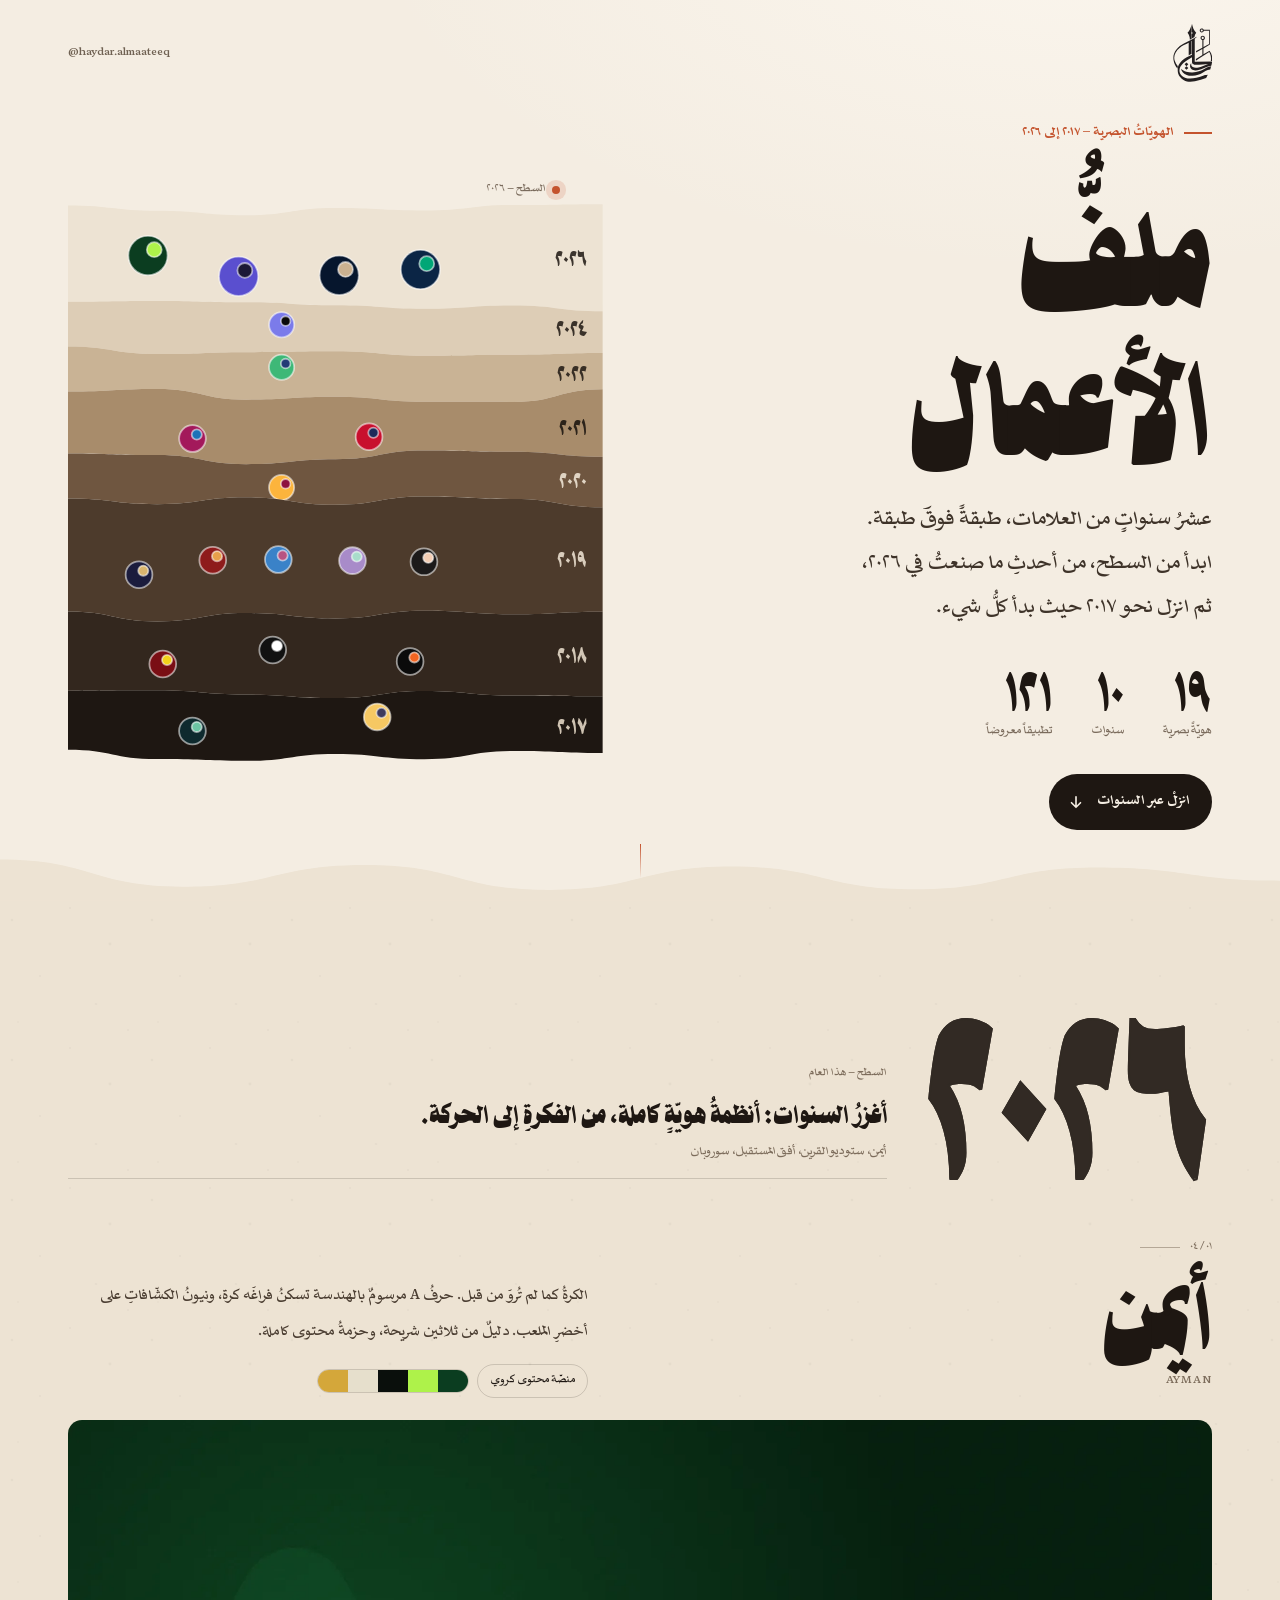
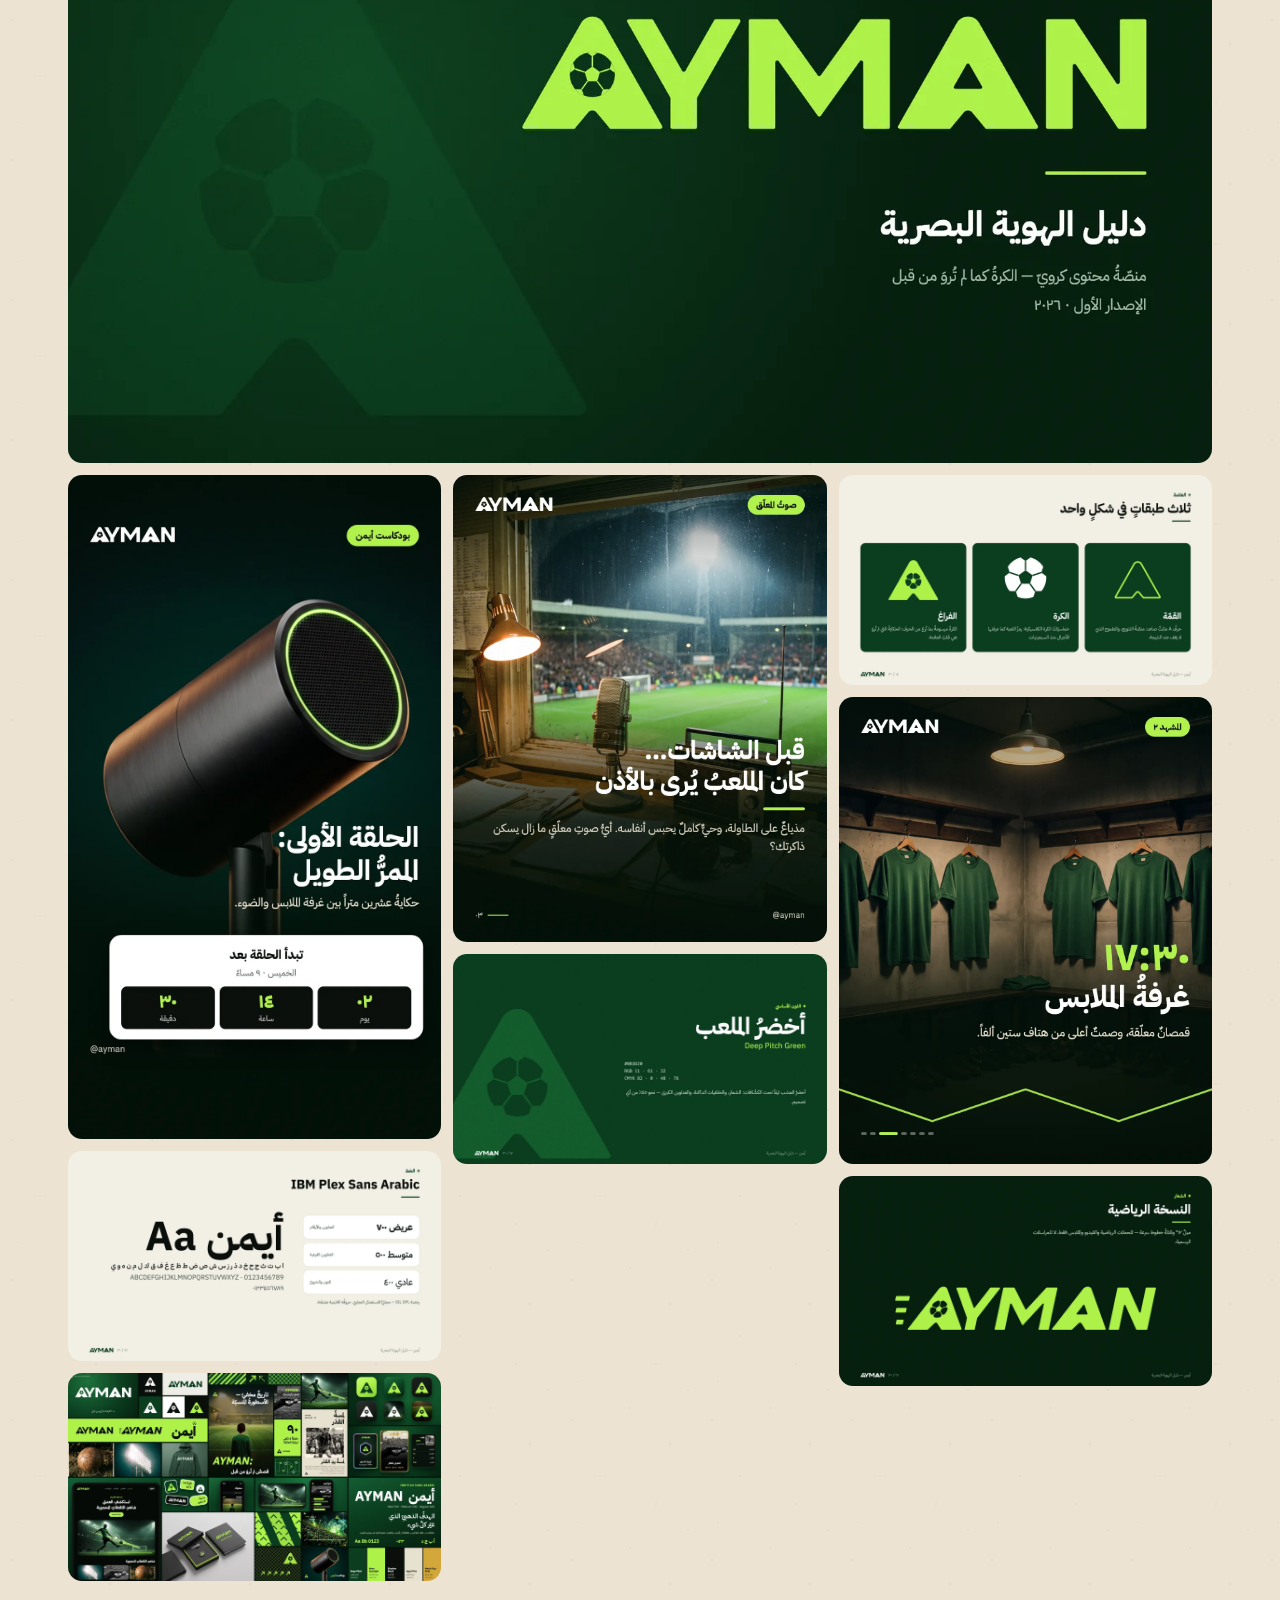
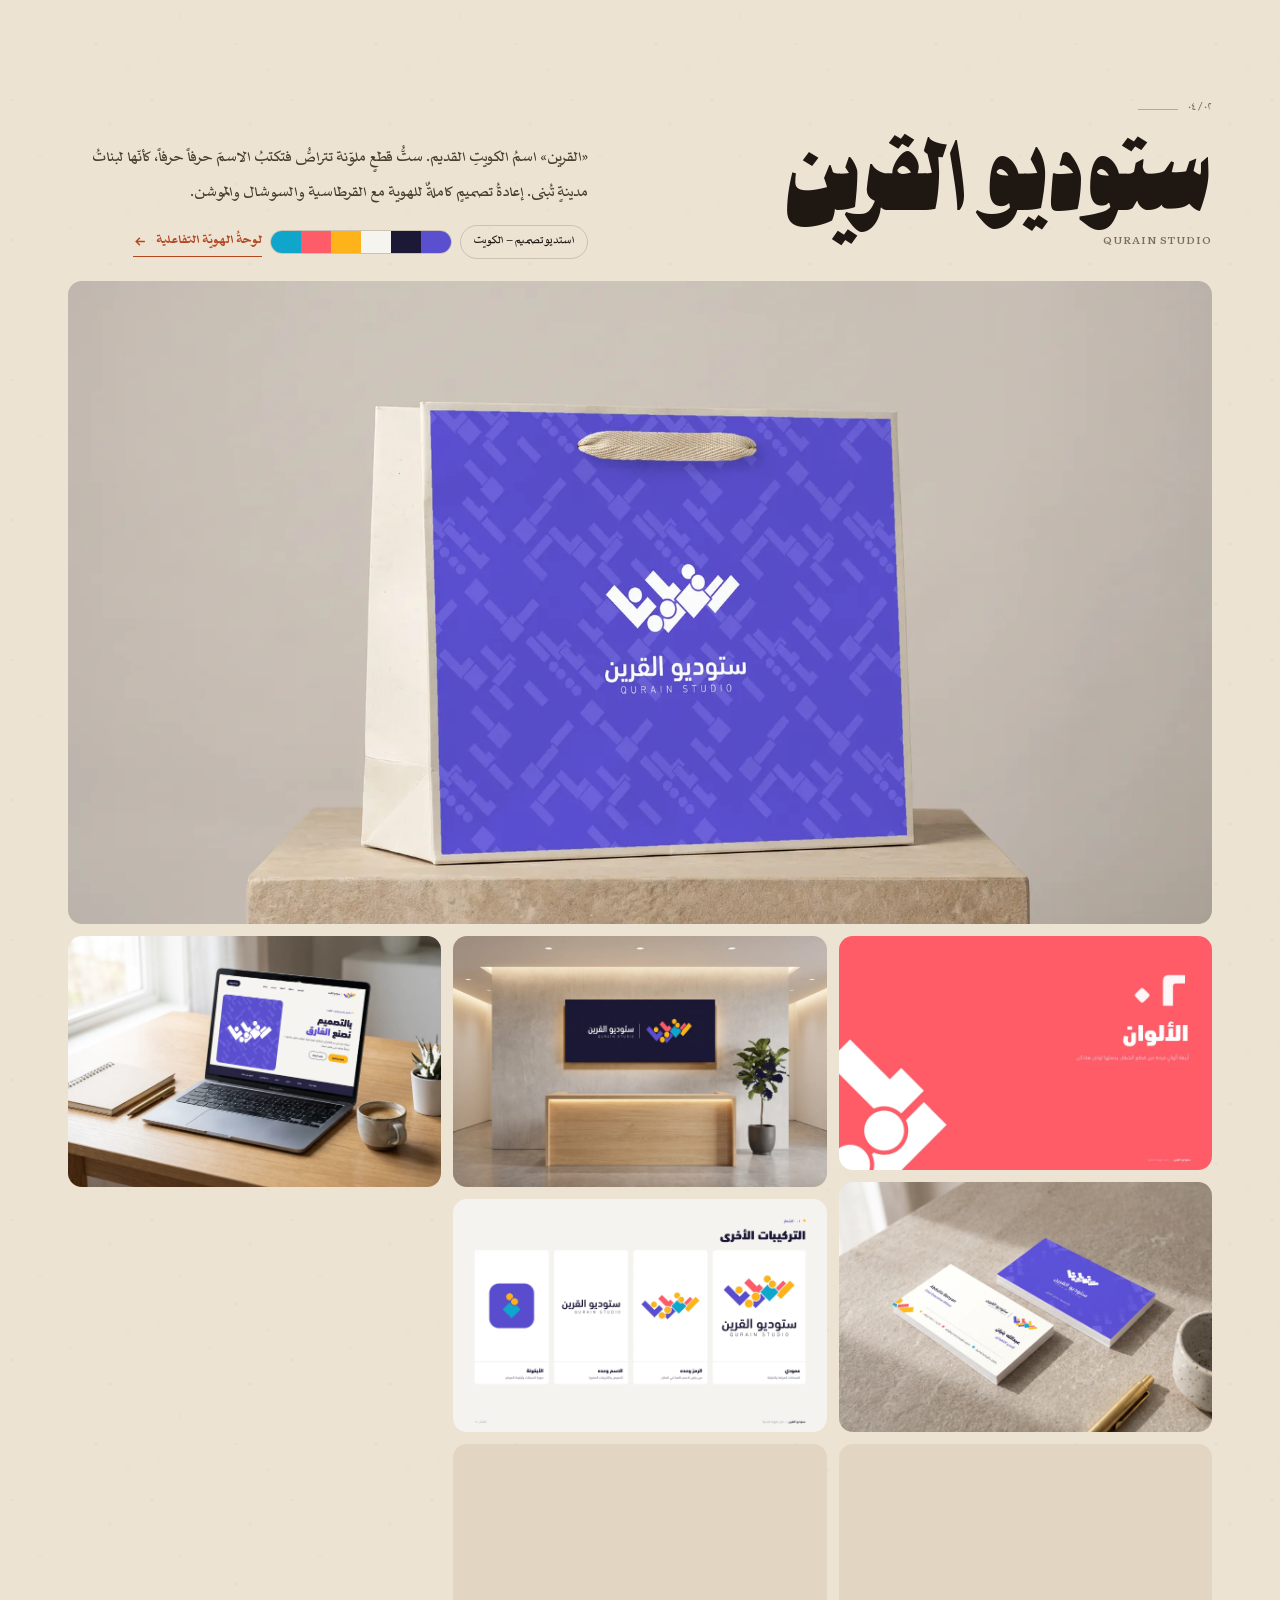
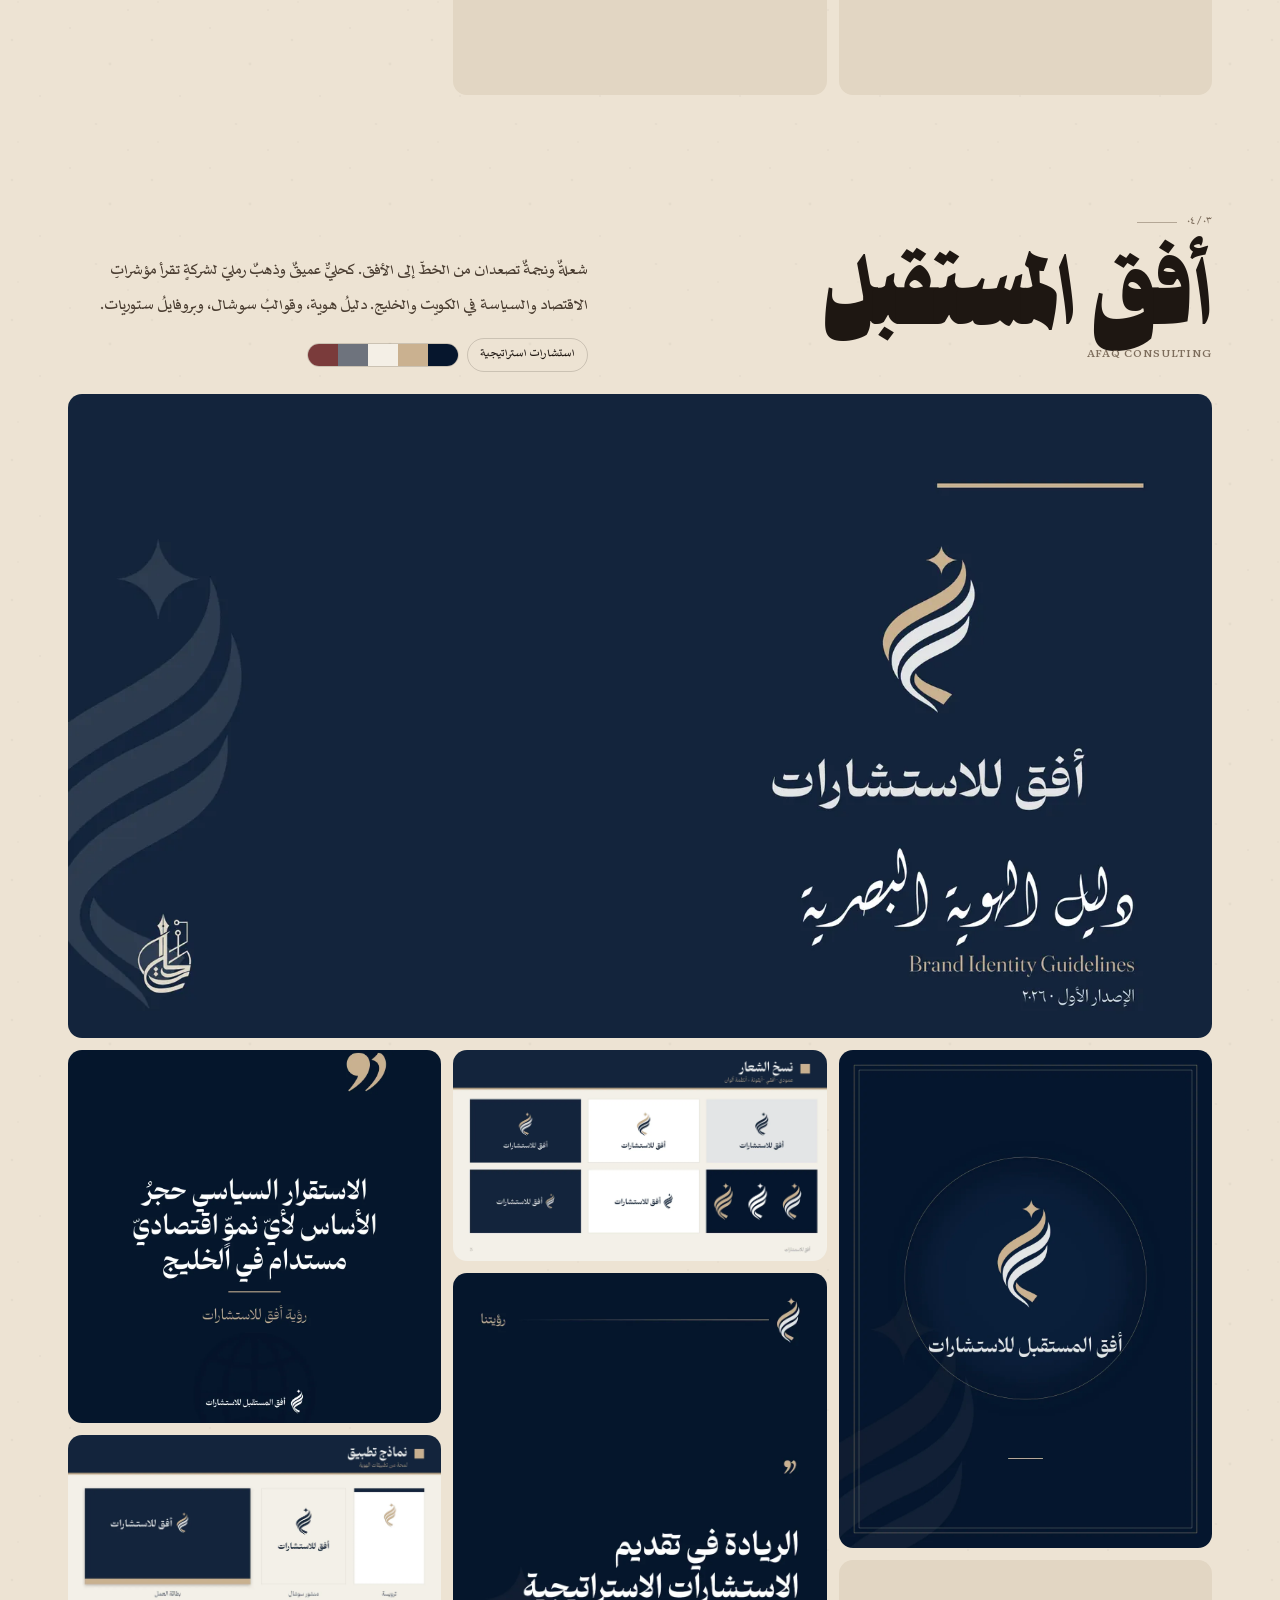
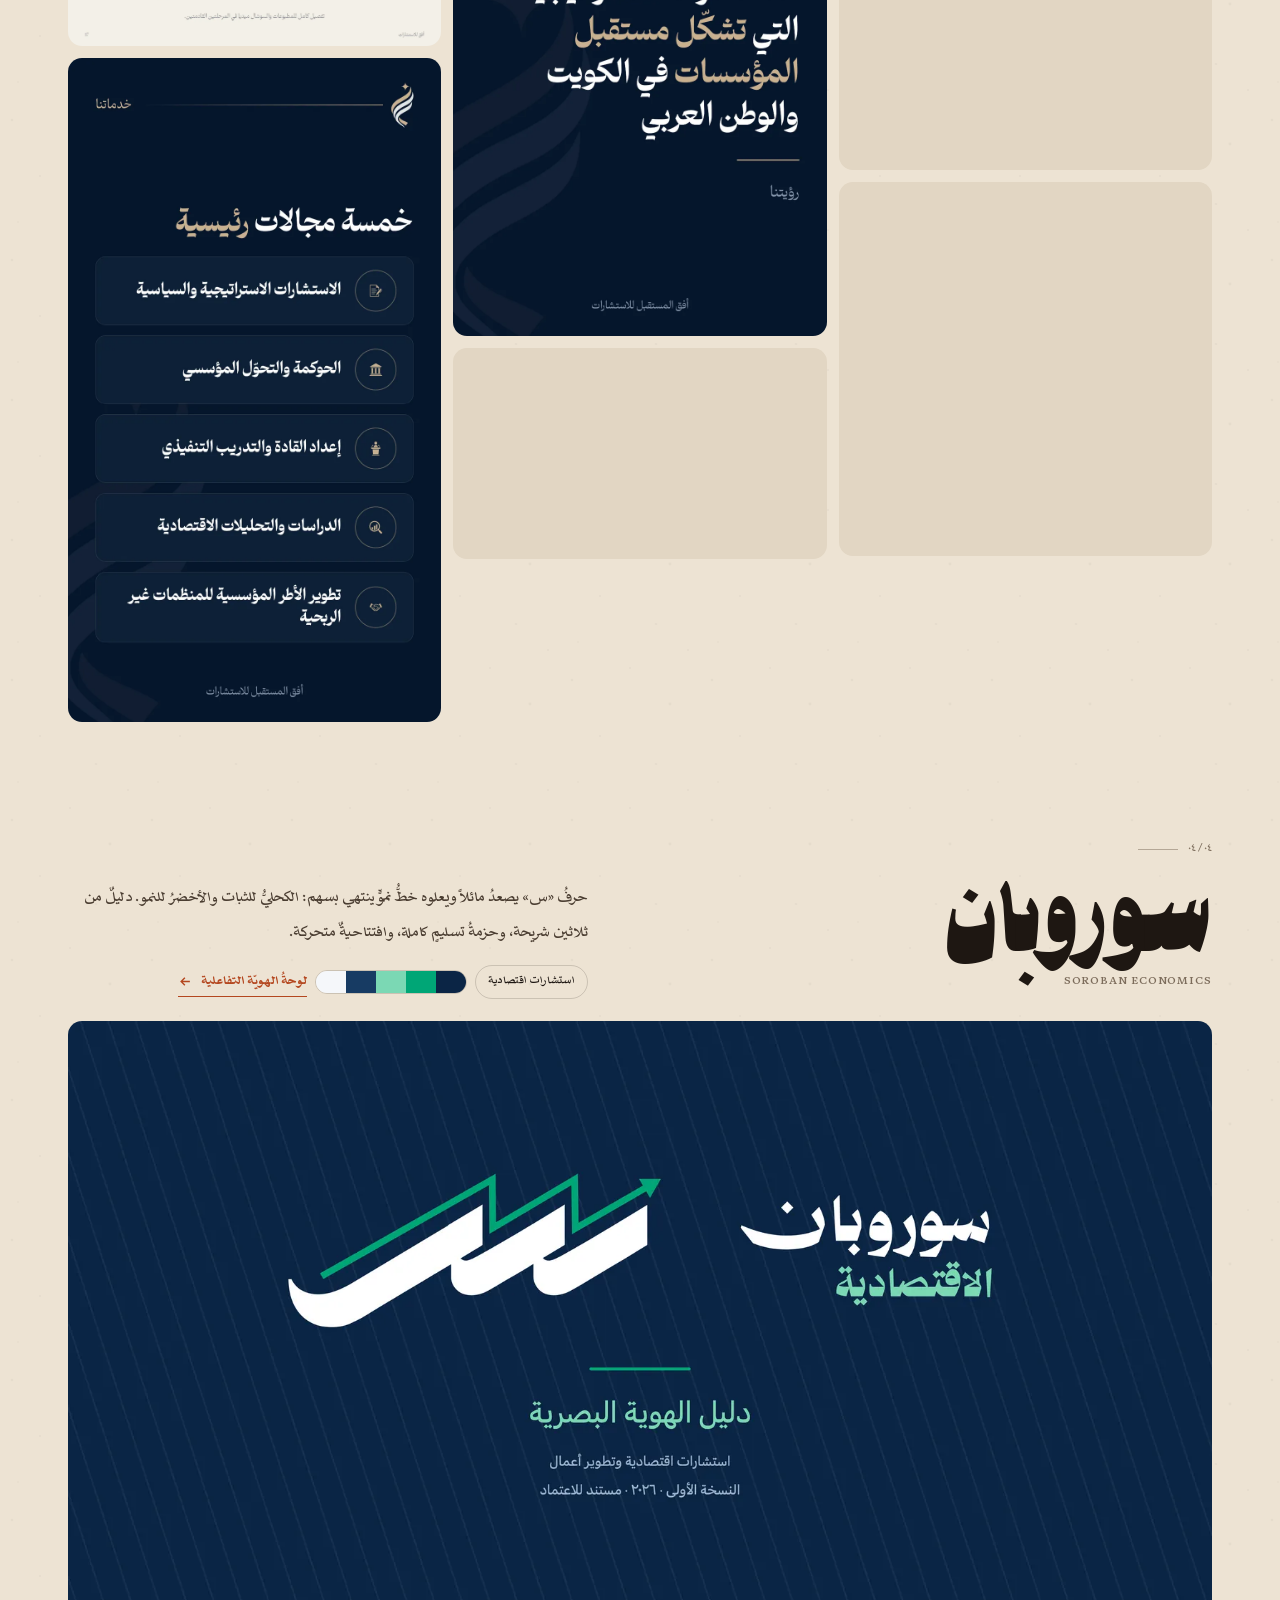
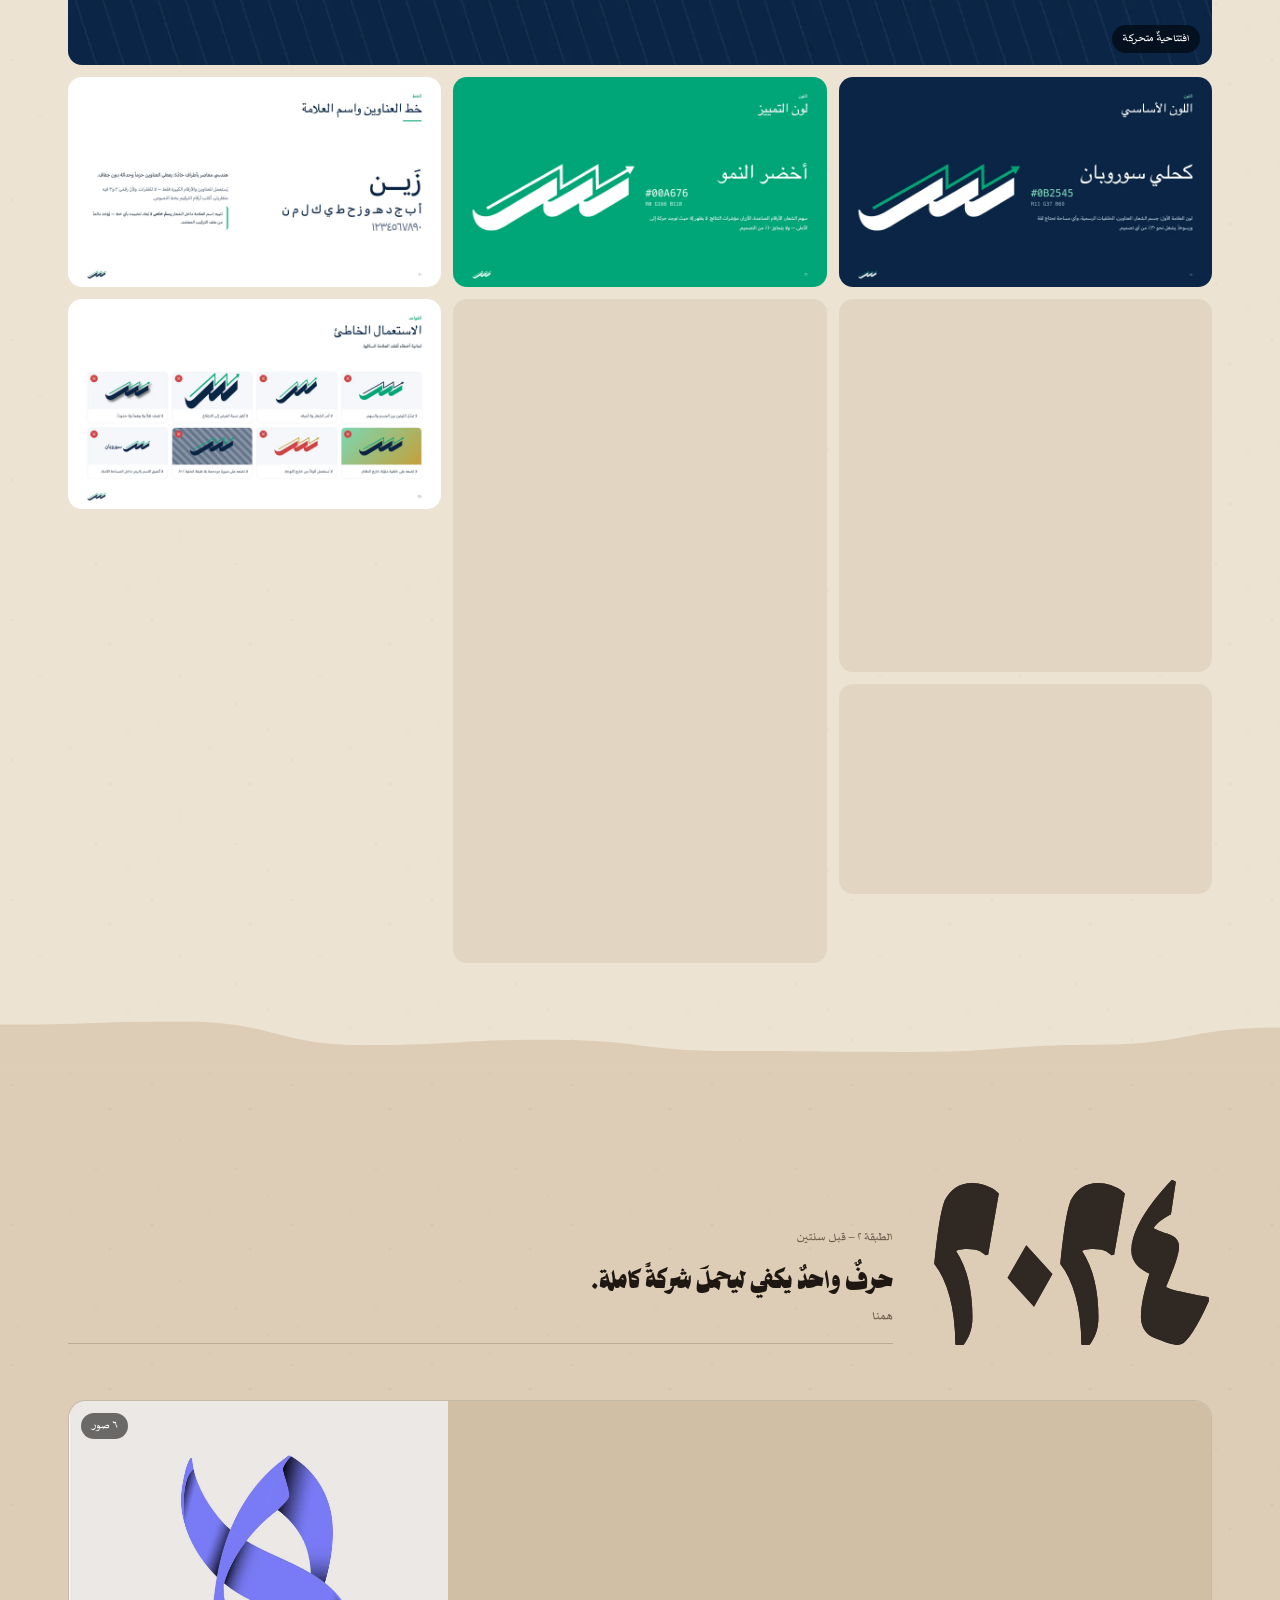
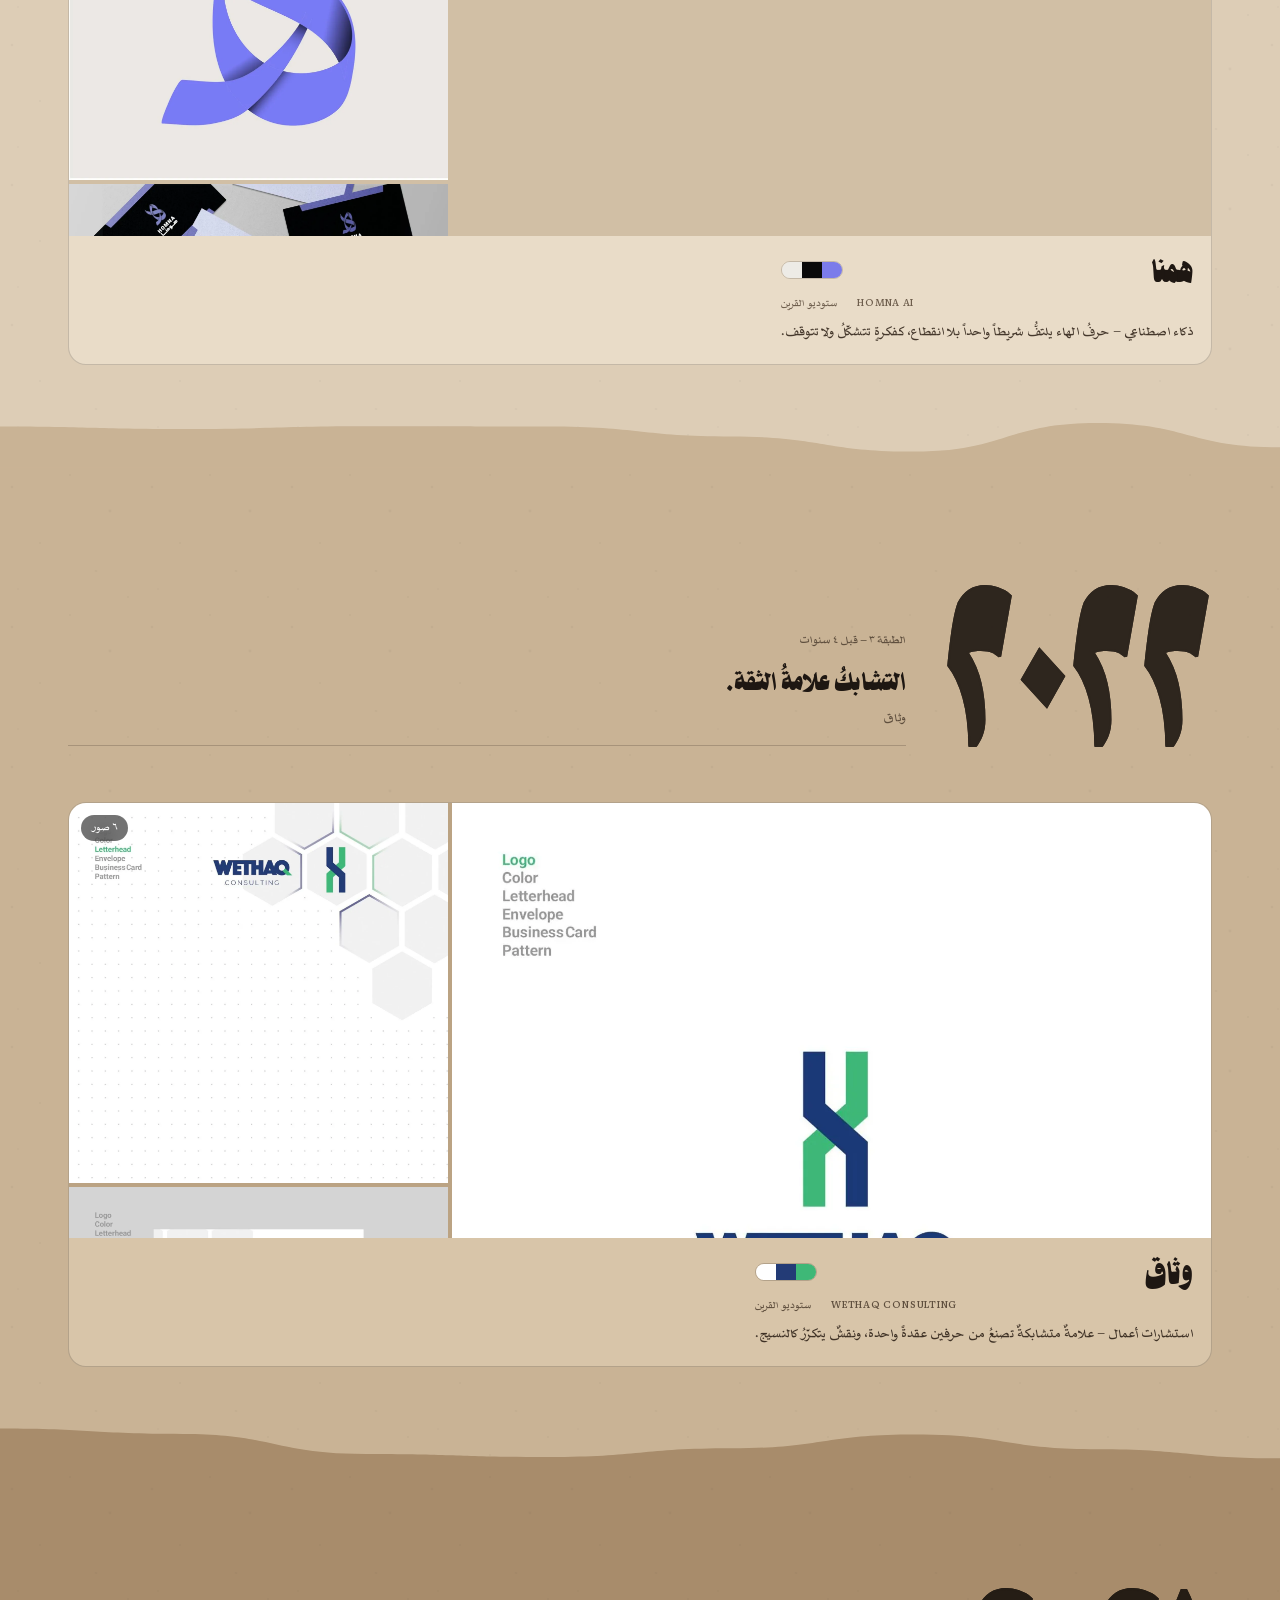
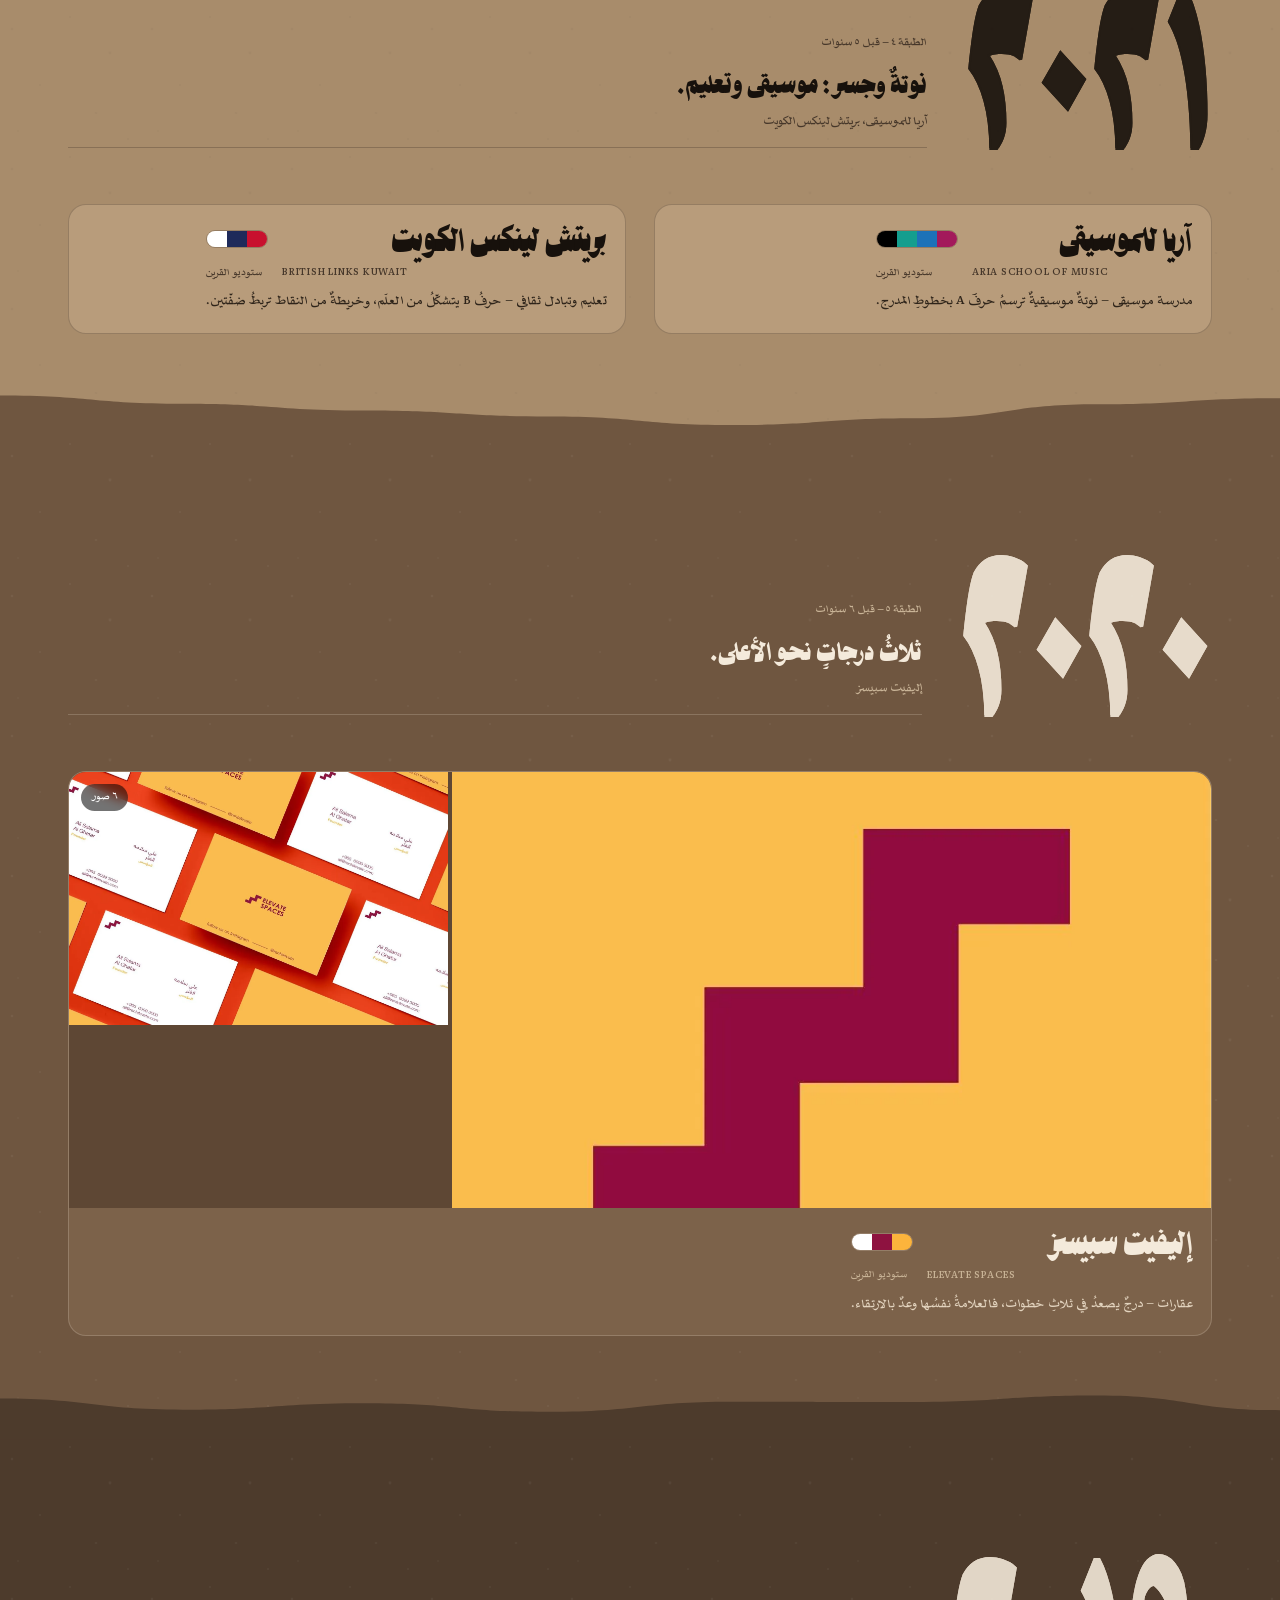
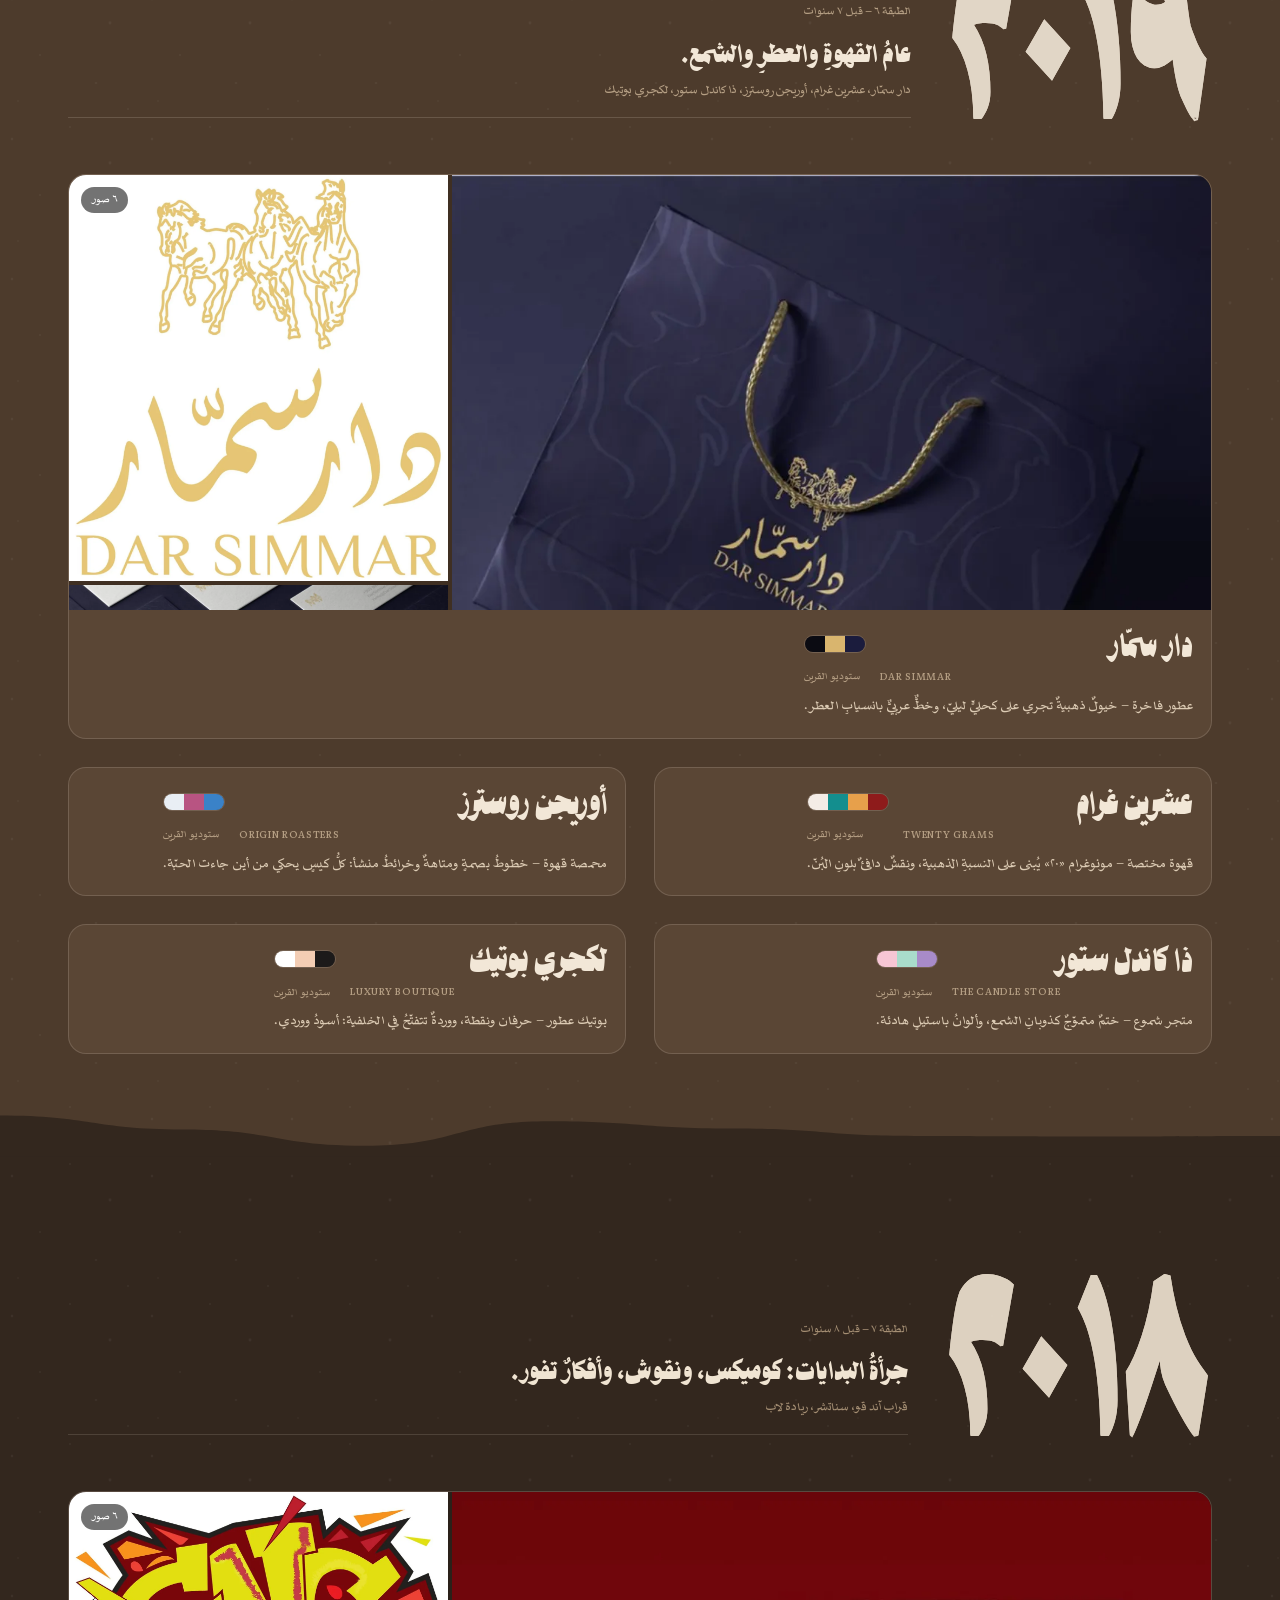
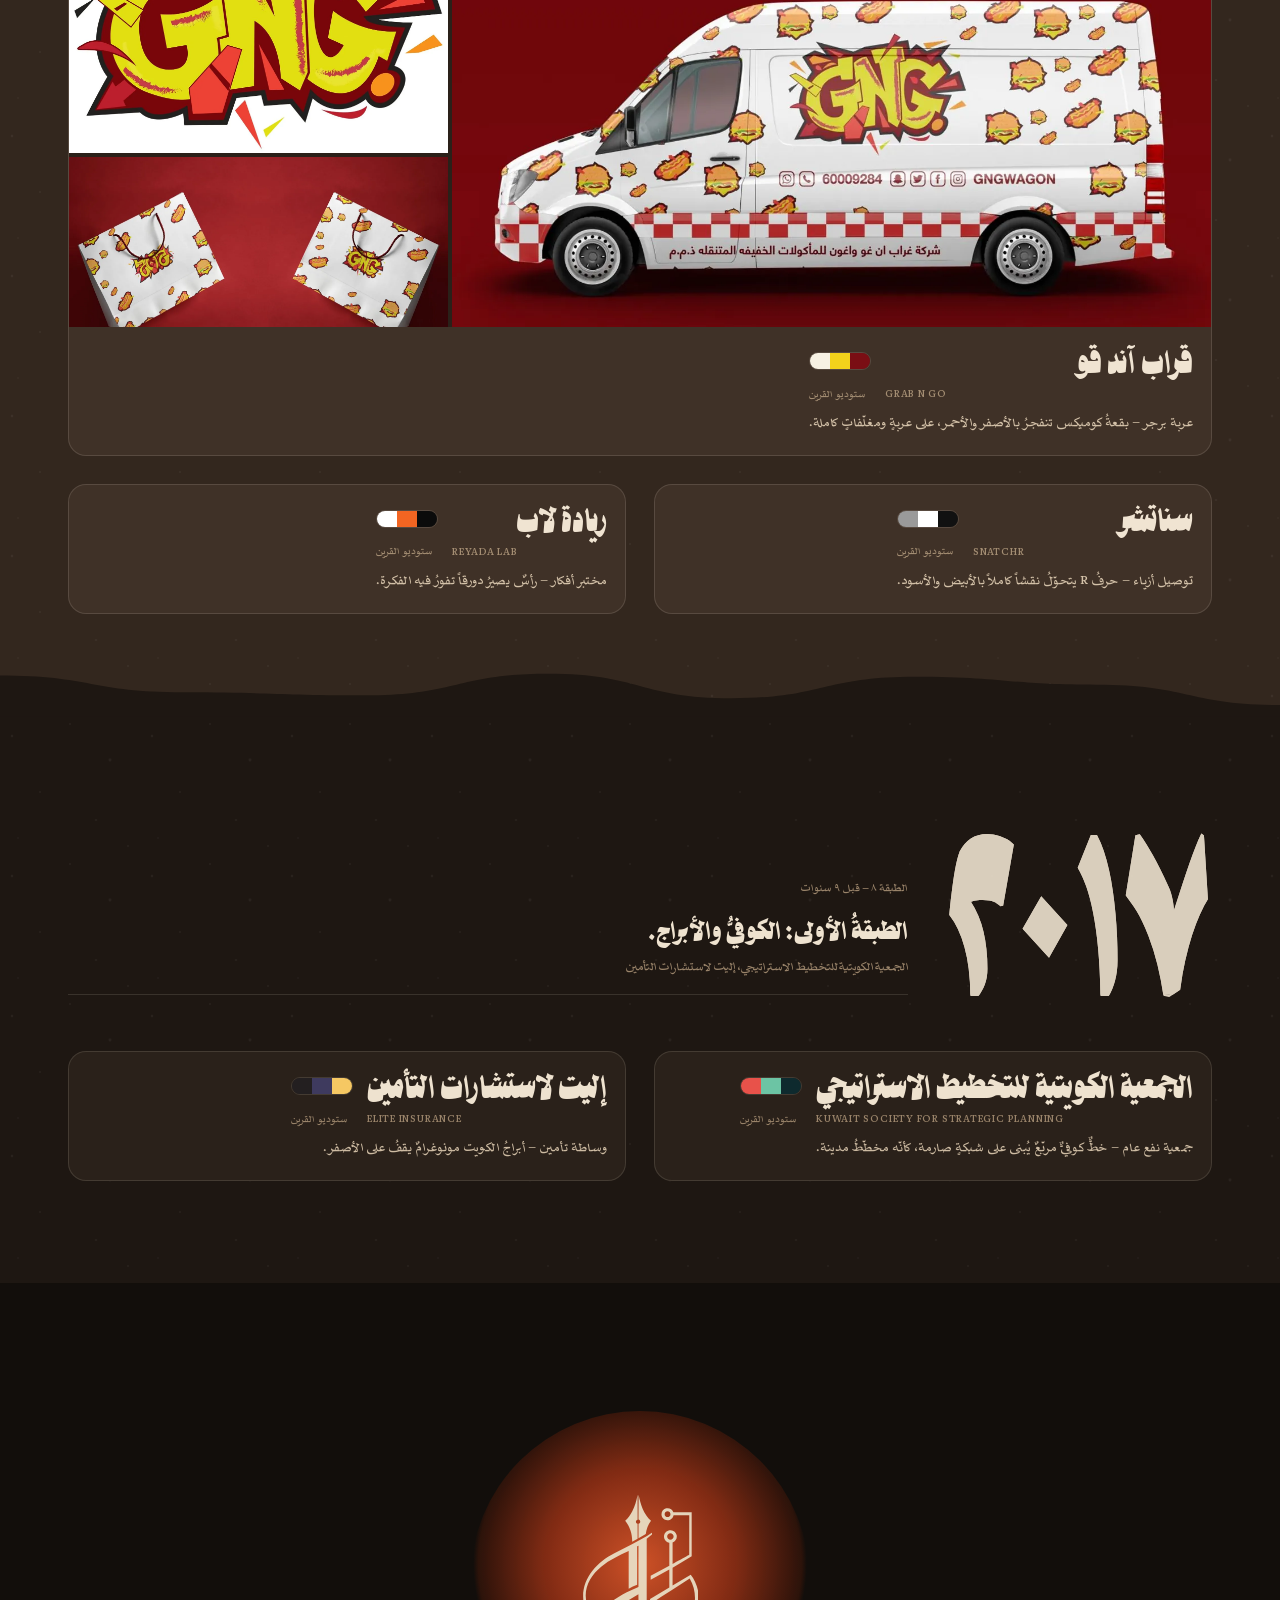
<file: portfolio/index.html>
<!DOCTYPE html>
<html lang="ar" dir="rtl">
<head>
<meta charset="utf-8">
<meta name="viewport" content="width=device-width, initial-scale=1">
<title>ملفُّ الأعمال — الهويّات البصرية | حيدر المعاتيق</title>
<meta name="description" content="عشرُ سنواتٍ من الهويّاتِ البصرية، من ٢٠١٧ إلى ٢٠٢٦، طبقةً فوقَ طبقة — أعمالُ حيدر المعاتيق.">
<meta name="theme-color" content="#F4EDE2">
<meta property="og:type" content="website">
<meta property="og:title" content="ملفُّ الأعمال — عشرُ سنواتٍ من الهويّاتِ البصرية">
<meta property="og:description" content="من ٢٠١٧ إلى ٢٠٢٦: أيمن، ستوديو القرين، أفق المستقبل، سوروبان، وأرشيفٌ من العلامات.">
<meta property="og:url" content="https://haydarvsky.github.io/brand/portfolio/">
<meta property="og:image" content="https://haydarvsky.github.io/brand/portfolio/img/og.jpg">
<meta name="twitter:card" content="summary_large_image">
<link rel="icon" href="../img/logo-dark.svg">
<link rel="preload" href="../fonts/poster-900.woff2" as="font" type="font/woff2" crossorigin>
<link rel="preload" href="../fonts/sakkal-400.woff2" as="font" type="font/woff2" crossorigin>
<style>
@font-face{font-family:'Sakkal Saad';src:url('../fonts/sakkal-400.woff2') format('woff2');font-weight:400;font-display:swap}
@font-face{font-family:'Sakkal Saad';src:url('../fonts/sakkal-700.woff2') format('woff2');font-weight:700;font-display:swap}
@font-face{font-family:'Poster';src:url('../fonts/poster-700.woff2') format('woff2');font-weight:700;font-display:swap}
@font-face{font-family:'Poster';src:url('../fonts/poster-900.woff2') format('woff2');font-weight:900;font-display:swap}
:root{
  --paper:#F4EDE2;--ink:#1E1712;--clay:#C4532D;--clay-lt:#EE9566;
  --e-out:cubic-bezier(.22,.61,.36,1);--e-soft:cubic-bezier(.16,.84,.44,1);
  --maxw:1240px;--gut:clamp(16px,4vw,48px);
}
*,*::before,*::after{box-sizing:border-box}
[hidden]{display:none!important}
html{scroll-behavior:smooth;scroll-padding-top:20px}
body{margin:0;background:var(--paper);color:var(--ink);font-family:'Sakkal Saad',system-ui,sans-serif;font-size:19px;line-height:1.85;
  -webkit-font-smoothing:antialiased;font-synthesis:none;overflow-x:clip}
h1,h2,h3,h4{font-family:'Poster','Sakkal Saad',serif;margin:0;line-height:1.2;font-weight:900}
img,video,svg{display:block;max-width:100%}
a{color:inherit;text-decoration:none}
button{font:inherit;color:inherit;background:none;border:0;cursor:pointer;padding:0}
.wrap{max-width:var(--maxw);margin:0 auto;padding:0 var(--gut)}
.ltr{direction:ltr;unicode-bidi:isolate}
:focus-visible{outline:2px solid var(--clay);outline-offset:3px;border-radius:4px}

/* ============ البطل ============ */
.hero{position:relative;min-height:100svh;display:flex;align-items:center;padding:104px 0 60px;
  background:
   radial-gradient(1200px 600px at 85% -10%, #FBF6EE 0%, transparent 60%),
   var(--paper)}
.hero .wrap{display:grid;grid-template-columns:1.02fr 1fr;gap:clamp(24px,5vw,72px);align-items:center;width:100%}
.hero-top{position:absolute;top:24px;inset-inline:0}
.hero-top .wrap{display:flex;justify-content:space-between;align-items:center}
.hero-top img{height:58px;width:auto}
.hero-top .hand{font-size:15px;color:#6F6152}
.kicker{display:inline-flex;align-items:center;gap:10px;font-size:15px;color:var(--clay);font-weight:700;letter-spacing:0}
.kicker::before{content:"";width:28px;height:2px;background:currentColor}
.hero h1{font-size:clamp(66px,9.5vw,136px);line-height:1.22;margin:34px 0 0;color:var(--ink)}
.hero h1 span{display:inline-block}
.hero .lead{font-size:clamp(20px,2.2vw,26px);line-height:1.7;max-width:30ch;color:#3E3329;margin:18px 0 28px}
.stats{display:flex;gap:clamp(18px,3vw,40px);flex-wrap:wrap;margin:0 0 30px;padding:0;list-style:none}
.stats li{display:flex;flex-direction:column}
.stats b{font-family:'Poster';font-size:clamp(40px,5vw,58px);line-height:1;color:var(--ink)}
.stats small{font-size:15px;color:#7A6B5C}
.cta{display:inline-flex;align-items:center;gap:12px;background:var(--ink);color:var(--paper);padding:12px 22px 12px 18px;border-radius:999px;font-weight:700;font-size:17px;
  transition:transform .26s var(--e-out),background .26s}
.cta:hover{transform:translateY(-2px);background:var(--clay)}
.cta svg{width:18px;height:18px;stroke:currentColor;fill:none;stroke-width:2.2;stroke-linecap:round;stroke-linejoin:round}

/* المقطع الجيولوجي */
.strata{position:relative;width:100%;aspect-ratio:1/1.08;max-height:78svh;margin-inline:auto}
.strata svg{width:100%;height:100%;overflow:visible}
.strata .band{opacity:0;transform:translateY(-14px);transition:opacity .7s var(--e-soft),transform .9s var(--e-soft)}
.strata.on .band{opacity:1;transform:none}
.strata .yr{font-family:'Poster';font-size:26px;font-weight:700}
.strata .pebble{cursor:pointer;transform-box:fill-box;transform-origin:center;transition:transform .3s var(--e-out)}
.strata .pebble:hover,.strata .pebble:focus{transform:scale(1.35)}
.strata .pebble circle{stroke:rgba(255,255,255,.55);stroke-width:2}
.tip{position:absolute;pointer-events:none;background:var(--ink);color:var(--paper);font-size:15px;padding:4px 12px;border-radius:999px;white-space:nowrap;
  transform:translate(50%,-130%);opacity:0;transition:opacity .18s}
.tip.on{opacity:1}
.surface-note{position:absolute;top:-6px;inset-inline-start:8%;font-size:14px;color:#7A6B5C;display:flex;gap:6px;align-items:center}
.surface-note::before{content:"";width:8px;height:8px;border-radius:50%;background:var(--clay);box-shadow:0 0 0 6px rgba(196,83,45,.16);animation:pulse 2.4s infinite}
@keyframes pulse{50%{box-shadow:0 0 0 12px rgba(196,83,45,0)}}
.scroll-hint{position:absolute;bottom:22px;inset-inline:0;display:flex;justify-content:center;font-size:14px;color:#7A6B5C;gap:8px;align-items:center}
.scroll-hint i{width:1px;height:34px;background:linear-gradient(var(--clay),transparent);animation:drip 2s infinite var(--e-soft);transform-origin:top}
@keyframes drip{0%{transform:scaleY(0)}60%{transform:scaleY(1)}100%{transform:scaleY(1);opacity:0}}

/* ============ مقياس العمق ============ */
.gauge{position:fixed;left:16px;top:50%;transform:translateY(-50%);z-index:40;display:flex;flex-direction:column;gap:2px;
  padding:12px 10px;border-radius:18px;background:rgba(30,23,18,.72);backdrop-filter:blur(10px);-webkit-backdrop-filter:blur(10px);
  color:#EFE5D6;opacity:0;pointer-events:none;transition:opacity .4s}
.gauge.show{opacity:1;pointer-events:auto}
.gauge .lbl{font-size:11px;color:#B9A892;text-align:center;margin-bottom:4px}
.gauge a{display:flex;align-items:center;gap:8px;font-size:14px;padding:2px 4px;border-radius:8px;color:#A8977F;transition:color .2s}
.gauge a i{width:10px;height:2px;background:currentColor;transition:width .3s var(--e-out)}
.gauge a.on{color:#fff;font-weight:700}
.gauge a.on i{width:22px;background:var(--clay-lt)}
.gauge a:hover{color:#fff}

/* ============ الطبقات ============ */
.layer{position:relative;background:var(--bg);color:var(--fg);padding:clamp(70px,9vw,120px) 0 clamp(60px,8vw,110px)}
.layer .edge{position:absolute;top:0;left:0;width:100%;height:60px;transform:translateY(-99%);pointer-events:none}
.layer .edge path{fill:var(--bg)}
.layer::after{content:"";position:absolute;inset:0;pointer-events:none;opacity:var(--grain,.35);mix-blend-mode:multiply;
  background-image:url("data:image/svg+xml,%3Csvg xmlns='http://www.w3.org/2000/svg' width='140' height='140'%3E%3Cg fill='%23000' fill-opacity='.06'%3E%3Ccircle cx='12' cy='20' r='1.2'/%3E%3Ccircle cx='70' cy='8' r='.9'/%3E%3Ccircle cx='110' cy='44' r='1.4'/%3E%3Ccircle cx='40' cy='76' r='1'/%3E%3Ccircle cx='96' cy='104' r='1.1'/%3E%3Ccircle cx='18' cy='122' r='.8'/%3E%3Ccircle cx='128' cy='130' r='1'/%3E%3C/g%3E%3C/svg%3E")}
.layer.dark::after{mix-blend-mode:screen;background-image:url("data:image/svg+xml,%3Csvg xmlns='http://www.w3.org/2000/svg' width='140' height='140'%3E%3Cg fill='%23fff' fill-opacity='.05'%3E%3Ccircle cx='12' cy='20' r='1.2'/%3E%3Ccircle cx='70' cy='8' r='.9'/%3E%3Ccircle cx='110' cy='44' r='1.4'/%3E%3Ccircle cx='40' cy='76' r='1'/%3E%3Ccircle cx='96' cy='104' r='1.1'/%3E%3Ccircle cx='18' cy='122' r='.8'/%3E%3Ccircle cx='128' cy='130' r='1'/%3E%3C/g%3E%3C/svg%3E")}
.layer>.wrap{position:relative;z-index:1}
.lhead{display:grid;grid-template-columns:auto 1fr;gap:clamp(16px,3vw,40px);align-items:end;margin-bottom:clamp(30px,5vw,56px)}
.year{font-family:'Poster';font-weight:900;font-size:clamp(96px,16vw,230px);line-height:.8;color:transparent;-webkit-text-stroke:2px var(--fg);opacity:.9;
  background:linear-gradient(var(--fg),var(--fg)) no-repeat;background-size:100% 0;background-position:bottom;-webkit-background-clip:text;background-clip:text;
  transition:background-size 1.2s var(--e-soft)}
.layer.in .year{background-size:100% 100%}
.lmeta{padding-bottom:12px;border-bottom:1px solid var(--line);display:flex;flex-direction:column;gap:6px}
.lmeta .depth{font-size:14px;color:var(--mut)}
.lmeta p{margin:0;font-size:clamp(20px,2.2vw,26px);line-height:1.5;font-family:'Poster';font-weight:700}
.lmeta .names{font-size:15px;color:var(--mut)}

/* فصول ٢٠٢٦ */
.chapter{margin-bottom:clamp(60px,9vw,120px)}
.chapter:last-child{margin-bottom:0}
.ch-head{display:grid;grid-template-columns:1.1fr 1fr;gap:clamp(18px,4vw,56px);align-items:end;margin-bottom:22px}
.ch-num{font-size:14px;color:var(--mut);display:flex;gap:10px;align-items:center}
.ch-num::after{content:"";flex:0 0 40px;height:1px;background:currentColor;opacity:.5}
.ch-head h3{font-size:clamp(48px,7vw,96px);line-height:1;margin:8px 0 4px}
.ch-head .en{font-size:15px;color:var(--mut);letter-spacing:.06em;text-transform:uppercase}
.ch-head .about{margin:0;font-size:18.5px;line-height:1.9;color:var(--fg2)}
.tags{display:flex;flex-wrap:wrap;gap:8px;align-items:center;margin-top:14px}
.tag{font-size:14px;padding:3px 12px;border-radius:999px;border:1px solid var(--line)}
.sw{display:flex;gap:0;border-radius:999px;overflow:hidden;height:24px;border:1px solid var(--line)}
.sw button{width:30px;height:100%;position:relative}
.sw button:hover::after{content:attr(data-hex);position:absolute;bottom:130%;left:50%;transform:translateX(-50%);background:#111;color:#fff;font-size:12px;padding:2px 8px;border-radius:6px;direction:ltr;white-space:nowrap}
.link-btn{display:inline-flex;align-items:center;gap:8px;font-size:15px;font-weight:700;color:var(--acc);border-bottom:1px solid currentColor;padding-bottom:1px}
.link-btn svg{width:15px;height:15px;stroke:currentColor;fill:none;stroke-width:2.2}

.mosaic{columns:3;column-gap:12px}
.mosaic .tile{break-inside:avoid;margin-bottom:12px;width:100%}
.lead-t{margin-bottom:12px}
.tile{position:relative;overflow:hidden;border-radius:14px;background:var(--tile);cursor:zoom-in;
  opacity:0;transform:translateY(26px) scale(.985);transition:opacity .8s var(--e-soft),transform 1s var(--e-soft);transition-delay:calc(var(--i)*70ms)}
.chapter.in .tile{opacity:1;transform:none}
.tile{display:block;width:100%}
.tile.hero-t{aspect-ratio:16/9}
.tile img,.tile video{width:100%;height:auto;transition:transform 1.2s var(--e-soft)}
.tile.hero-t img,.tile.hero-t video{height:100%;object-fit:cover}
.tile:hover img,.tile:hover video{transform:scale(1.045)}
.tile .play{position:absolute;bottom:12px;inset-inline-start:12px;background:rgba(0,0,0,.55);color:#fff;font-size:13px;padding:2px 10px;border-radius:999px;backdrop-filter:blur(6px)}

/* الأرشيف */
.grid{display:grid;grid-template-columns:repeat(2,1fr);gap:clamp(16px,2.4vw,28px)}
.card{position:relative;display:flex;flex-direction:column;text-align:start;border-radius:18px;overflow:hidden;background:var(--card);
  border:1px solid var(--line);opacity:0;transform:translateY(30px);transition:opacity .8s var(--e-soft),transform 1s var(--e-soft),box-shadow .3s;transition-delay:calc(var(--i)*90ms)}
.layer.in .card{opacity:1;transform:none}
.card:hover{box-shadow:0 22px 50px -26px rgba(0,0,0,.55)}
.card.full{grid-column:1/-1}
.card .ph{position:relative;aspect-ratio:4/3;overflow:hidden;background:#ddd}
.card.full .ph{aspect-ratio:auto;height:clamp(260px,34vw,440px);display:grid;grid-template-columns:2fr 1fr;grid-template-rows:1fr 1fr;gap:4px;background:var(--tile)}
.card.full .ph img{position:static;opacity:1!important}
.card.full .ph img:first-child{grid-row:1/3}
.card.full:hover .ph img{transform:none}
.card.full .ph img:hover{transform:scale(1.03)}
.card .ph img{position:absolute;inset:0;width:100%;height:100%;object-fit:cover;transition:opacity .7s,transform 1.4s var(--e-soft)}
.card .ph img+img{opacity:0}
.card:hover .ph img+img{opacity:1}
.card:hover .ph img{transform:scale(1.04)}
.card .cnt{position:absolute;top:12px;inset-inline-end:12px;background:rgba(0,0,0,.55);color:#fff;font-size:13px;padding:1px 10px;border-radius:999px;backdrop-filter:blur(6px)}
.card .info{display:grid;grid-template-columns:1fr auto;gap:4px 14px;padding:16px 18px 18px;align-items:center}
.card h4{font-size:clamp(24px,2.4vw,30px)}
.card .en{grid-column:1;font-size:13px;color:var(--mut);letter-spacing:.06em;text-transform:uppercase}
.card .sec{grid-column:1/-1;font-size:16px;color:var(--fg2);line-height:1.6}
.card .sw{grid-row:1;grid-column:2;height:18px}
.card .sw span{width:20px;height:100%}
.card .studio{font-size:12.5px;color:var(--mut);grid-column:2;grid-row:2;justify-self:end}

/* الختام */
.closing{background:#120E0B;color:#EFE5D6;padding:clamp(80px,10vw,140px) 0 50px;position:relative;text-align:center;overflow:hidden}
.closing .edge path{fill:#120E0B}
.closing .core{width:min(340px,70vw);margin:0 auto 30px;aspect-ratio:1;border-radius:50%;
  background:radial-gradient(circle at 50% 45%, #C4532D 0%, #7A2C17 38%, #2A130B 64%, transparent 66%);
  display:grid;place-items:center;filter:saturate(1.1);animation:glow 5s ease-in-out infinite}
@keyframes glow{50%{transform:scale(1.03);filter:saturate(1.3) brightness(1.08)}}
.closing .core img{width:34%;opacity:.95}
.closing h2{font-size:clamp(44px,7vw,92px);margin-bottom:10px}
.closing p{max-width:40ch;margin:0 auto 28px;color:#BFAF98;font-size:20px}
.closing .row{display:flex;gap:14px;justify-content:center;flex-wrap:wrap}
.closing .cta{background:#EFE5D6;color:#120E0B}
.closing h2{margin-bottom:30px}
.closing .cta{padding:14px 26px;font-size:19px}
.closing .cta.wa{background:#25D366;color:#0B2414}
.closing .cta:hover{background:var(--clay);color:#fff}
.foot{margin-top:70px;padding-top:24px;border-top:1px solid rgba(239,229,214,.12);display:flex;justify-content:space-between;flex-wrap:wrap;gap:10px;font-size:14px;color:#8F7F6A}

/* العارض */
.lb{position:fixed;inset:0;z-index:100;background:rgba(14,11,9,.97);backdrop-filter:blur(8px);display:grid;grid-template-rows:auto minmax(0,1fr) auto;color:#EFE5D6;
  opacity:0;visibility:hidden;transition:opacity .3s,visibility .3s}
.lb.open{opacity:1;visibility:visible}
.lb-top{display:flex;justify-content:space-between;align-items:center;padding:14px var(--gut);gap:12px}
.lb-top h5{margin:0;font-family:'Poster';font-size:24px;font-weight:700}
.lb-top small{color:#A8977F;font-size:14px;margin-inline-start:10px}
.lb-x{width:44px;height:44px;border-radius:50%;display:grid;place-items:center;background:rgba(255,255,255,.08)}
.lb-x svg,.lb-nav svg{width:22px;height:22px;stroke:currentColor;fill:none;stroke-width:2;stroke-linecap:round}
.lb-stage{position:relative;display:grid;place-items:center;min-height:0;padding:0 var(--gut)}
.lb-stage img,.lb-stage video{max-width:100%;max-height:calc(100svh - 170px);object-fit:contain;border-radius:8px;transition:opacity .25s}
.lb-nav{position:absolute;top:50%;transform:translateY(-50%);width:50px;height:50px;border-radius:50%;background:rgba(255,255,255,.1);display:grid;place-items:center}
.lb-nav:hover{background:var(--clay)}
.lb-prev{right:calc(var(--gut) / 2)}
.lb-next{left:calc(var(--gut) / 2)}
.lb-thumbs{display:flex;gap:8px;padding:12px var(--gut) 18px;overflow-x:auto;justify-content:center}
.lb-thumbs button{flex:0 0 auto;width:64px;height:46px;border-radius:6px;overflow:hidden;opacity:.45;outline-offset:2px;transition:opacity .2s}
.lb-thumbs button.on{opacity:1;outline:2px solid var(--clay-lt)}
.lb-thumbs img{width:100%;height:100%;object-fit:cover}

/* التجاوب */
@media (max-width:900px){
  .mosaic{columns:2}
  .hero .wrap{grid-template-columns:1fr}
  .hero{min-height:auto;padding-top:110px}
  .strata{max-width:520px;aspect-ratio:1/0.95}
  .ch-head{grid-template-columns:1fr}
  .gauge{left:auto;right:50%;top:auto;bottom:14px;transform:translateX(50%);flex-direction:row;gap:0;padding:6px 8px;border-radius:999px}
  .gauge .lbl{display:none}
  .gauge a{font-size:12.5px;padding:2px 5px}
  .gauge a i{display:none}
}
@media (max-width:640px){
  body{font-size:18px}
  .mosaic{columns:2;column-gap:8px}
  .mosaic .tile{margin-bottom:8px}
  .tile.hero-t{aspect-ratio:4/3}
  .card.full .ph{height:auto;aspect-ratio:4/3;grid-template-columns:1fr;grid-template-rows:1fr}
  .card.full .ph img:not(:first-child){display:none}
  .grid{grid-template-columns:1fr}
  .lhead{grid-template-columns:1fr}
  .year{font-size:30vw}
  .lb-nav{display:none}
  .hero-top img{height:46px}
  .gauge a{font-size:11.5px;padding:2px 3px}
}
@media (prefers-reduced-motion:reduce){
  *,*::before,*::after{animation:none!important;transition:none!important}
  .tile,.card,.strata .band{opacity:1!important;transform:none!important}
  .year{background-size:100% 100%}
}
</style>
</head>
<body>

<header class="hero" id="top">
  <div class="hero-top"><div class="wrap">
    <a href="../" aria-label="معرض الهويات"><img src="../img/logo-dark.svg" alt="شعار حيدر"></a>
    <span class="hand ltr">@haydar.almaateeq</span>
  </div></div>
  <div class="wrap">
    <div>
      <span class="kicker">الهويّاتُ البصرية — ٢٠١٧ إلى ٢٠٢٦</span>
      <h1><span>ملفُّ</span><br><span>الأعمال</span></h1>
      <p class="lead">عشرُ سنواتٍ من العلامات، طبقةً فوقَ طبقة. ابدأ من السطح، من أحدثِ ما صنعتُ في ٢٠٢٦، ثم انزل نحو ٢٠١٧ حيث بدأ كلُّ شيء.</p>
      <ul class="stats">
        <li><b data-count="19">٠</b><small>هويّةً بصرية</small></li>
        <li><b data-count="10">٠</b><small>سنوات</small></li>
        <li><b data-count="__NI__">٠</b><small>تطبيقاً معروضاً</small></li>
      </ul>
      <a class="cta" href="#y2026">انزلْ عبر السنوات
        <svg viewBox="0 0 24 24"><path d="M12 5v14M6 13l6 6 6-6"/></svg></a>
    </div>
    <div class="strata" id="strata">
      <span class="surface-note">السطح — ٢٠٢٦</span>
      <svg id="strataSvg" viewBox="0 0 600 640" role="img" aria-label="مقطعٌ لطبقاتِ السنوات، وفي كلّ طبقةٍ هويّاتُها"></svg>
      <span class="tip" id="tip"></span>
    </div>
  </div>
  <div class="scroll-hint" aria-hidden="true"><i></i></div>
</header>

<nav class="gauge" id="gauge" aria-label="القفز إلى سنة"><span class="lbl">العمق</span></nav>

<main id="layers"></main>

<section class="closing">
  <svg class="edge" viewBox="0 0 1440 60" preserveAspectRatio="none" aria-hidden="true" style="position:absolute;top:0;left:0;width:100%;height:60px;transform:translateY(-99%)"><path id="closeEdge"/></svg>
  <div class="wrap">
    <div class="core"><img src="../img/logo-cream.svg" alt="شعار حيدر"></div>
    <h2>راسلني</h2>
    <div class="row">
      <a class="cta" href="https://instagram.com/haydar.almaateeq" target="_blank" rel="noopener">
        <svg viewBox="0 0 24 24"><rect x="3" y="3" width="18" height="18" rx="5"/><circle cx="12" cy="12" r="4"/><circle cx="17.5" cy="6.5" r=".6" fill="currentColor"/></svg>إنستغرام</a>
      <a class="cta wa" href="https://wa.me/message/YNVDPPK3BIOJE1" target="_blank" rel="noopener">
        <svg viewBox="0 0 24 24"><path d="M4 20l1.3-4A8 8 0 1 1 8.4 19z"/><path d="M9 9.5c0 3 2.5 5.5 5.5 5.5l1-1.6-1.8-.9-.8.8a4 4 0 0 1-2.2-2.2l.8-.8-.9-1.8z" fill="currentColor" stroke="none"/></svg>واتساب بزنس</a>
    </div>
    <div class="foot">
      <span>حيدر المعاتيق — أبو إيليا</span>
      <span>أعمالُ ما قبل ٢٠٢٥ أُنجزت ضمن ستوديو القرين — الكويت</span>
      <span>جميعُ الحقوق محفوظة — ٢٠٢٦</span>
    </div>
  </div>
</section>

<div class="lb" id="lb" role="dialog" aria-modal="true" aria-labelledby="lbTitle">
  <div class="lb-top">
    <div><h5 id="lbTitle" style="display:inline"></h5><small id="lbCount"></small></div>
    <button class="lb-x" id="lbX" aria-label="إغلاق"><svg viewBox="0 0 24 24"><path d="M6 6l12 12M18 6L6 18"/></svg></button>
  </div>
  <div class="lb-stage" id="lbStage">
    <button class="lb-nav lb-prev" id="lbPrev" aria-label="السابقة"><svg viewBox="0 0 24 24"><path d="M9 6l6 6-6 6"/></svg></button>
    <button class="lb-nav lb-next" id="lbNext" aria-label="التالية"><svg viewBox="0 0 24 24"><path d="M15 6l-6 6 6 6"/></svg></button>
  </div>
  <div class="lb-thumbs" id="lbThumbs"></div>
</div>

<script>
const DATA=[{"id":"ayman","name":"أيمن","en":"AYMAN","year":2026,"sector":"منصّة محتوى كروي","about":"الكرةُ كما لم تُروَ من قبل. حرفُ A مرسومٌ بالهندسة تسكنُ فراغَه كرة، ونيونُ الكشّافاتِ على أخضرِ الملعب. دليلٌ من ثلاثين شريحة، وحزمةُ محتوى كاملة.","colors":["#0B3D20","#AEF24A","#0A0F0C","#E6DFCC","#D4A73A"],"imgs":[{"src":"img/ayman-00.webp","w":1600,"h":900},{"src":"img/ayman-01.webp","w":1600,"h":900},{"src":"img/ayman-02.webp","w":1080,"h":1350},{"src":"img/ayman-03.webp","w":1600,"h":900},{"src":"img/ayman-04.webp","w":1080,"h":1350},{"src":"img/ayman-05.webp","w":1600,"h":900},{"src":"img/ayman-06.webp","w":900,"h":1600},{"src":"img/ayman-07.webp","w":1600,"h":900},{"src":"img/ayman-08.webp","w":1600,"h":893}],"link":null,"video":null,"studio":false},{"id":"qurain","name":"ستوديو القرين","en":"Qurain Studio","year":2026,"sector":"استديو تصميم — الكويت","about":"«القرين» اسمُ الكويتِ القديم. ستُّ قطعٍ ملوّنة تتراصُّ فتكتبُ الاسمَ حرفاً حرفاً، كأنّها لبناتُ مدينةٍ تُبنى. إعادةُ تصميمٍ كاملةٌ للهوية مع القرطاسية والسوشال والموشن.","colors":["#5A4FCF","#1C1936","#F6F4EF","#FFB31A","#FF5C69","#10A6CC"],"imgs":[{"src":"img/qurain-00.webp","w":1600,"h":1073},{"src":"img/qurain-01.webp","w":1600,"h":1000},{"src":"img/qurain-02.webp","w":1600,"h":1073},{"src":"img/qurain-03.webp","w":1600,"h":1073},{"src":"img/qurain-04.webp","w":1600,"h":1073},{"src":"img/qurain-05.webp","w":1600,"h":1000},{"src":"img/qurain-06.webp","w":1600,"h":1073},{"src":"img/qurain-07.webp","w":1600,"h":1073}],"link":"../qurain/","video":null,"studio":false},{"id":"afaq","name":"أفق المستقبل","en":"Afaq Consulting","year":2026,"sector":"استشارات استراتيجية","about":"شعلةٌ ونجمةٌ تصعدان من الخطّ إلى الأفق. كحليٌّ عميقٌ وذهبٌ رمليّ لشركةٍ تقرأ مؤشراتِ الاقتصاد والسياسة في الكويت والخليج. دليلُ هوية، وقوالبُ سوشال، وبروفايلُ ستوريات.","colors":["#06162D","#CAB190","#F4EFE6","#6E737D","#7A3B3B"],"imgs":[{"src":"img/afaq-00.webp","w":1600,"h":903},{"src":"img/afaq-01.webp","w":1080,"h":1440},{"src":"img/afaq-02.webp","w":1600,"h":903},{"src":"img/afaq-03.webp","w":1080,"h":1080},{"src":"img/afaq-04.webp","w":1600,"h":903},{"src":"img/afaq-05.webp","w":900,"h":1600},{"src":"img/afaq-06.webp","w":1600,"h":903},{"src":"img/afaq-07.webp","w":1080,"h":1080},{"src":"img/afaq-08.webp","w":1600,"h":903},{"src":"img/afaq-09.webp","w":900,"h":1600}],"link":null,"video":null,"studio":false},{"id":"soroban","name":"سوروبان","en":"Soroban Economics","year":2026,"sector":"استشارات اقتصادية","about":"حرفُ «س» يصعدُ مائلاً ويعلوه خطُّ نموٍّ ينتهي بسهم: الكحليُّ للثبات والأخضرُ للنمو. دليلٌ من ثلاثين شريحة، وحزمةُ تسليمٍ كاملة، وافتتاحيةٌ متحركة.","colors":["#0B2545","#00A676","#7BD8B4","#173B63","#F5F7FA"],"imgs":[{"src":"img/soroban-00.webp","w":1600,"h":900},{"src":"img/soroban-01.webp","w":1600,"h":900},{"src":"img/soroban-02.webp","w":1080,"h":1080},{"src":"img/soroban-03.webp","w":1600,"h":900},{"src":"img/soroban-04.webp","w":1600,"h":900},{"src":"img/soroban-05.webp","w":900,"h":1600},{"src":"img/soroban-06.webp","w":1600,"h":900},{"src":"img/soroban-07.webp","w":1600,"h":900}],"link":"../Soroban.html","video":"img/soroban-intro.mp4","studio":false},{"id":"homna","name":"همنا","en":"HOMNA AI","year":2024,"sector":"ذكاء اصطناعي","about":"حرفُ الهاء يلتفُّ شريطاً واحداً بلا انقطاع، كفكرةٍ تتشكّلُ ولا تتوقف.","colors":["#7B7BEA","#0A0A0A","#EDEBE6"],"imgs":[{"src":"img/homna-00.webp","w":1500,"h":858},{"src":"img/homna-01.webp","w":1500,"h":1500},{"src":"img/homna-02.webp","w":1500,"h":844},{"src":"img/homna-03.webp","w":1500,"h":844},{"src":"img/homna-04.webp","w":1500,"h":844},{"src":"img/homna-05.webp","w":1500,"h":1500}],"link":null,"video":null,"studio":true},{"id":"wethaq","name":"وثاق","en":"Wethaq Consulting","year":2022,"sector":"استشارات أعمال","about":"علامةٌ متشابكةٌ تصنعُ من حرفين عقدةً واحدة، ونقشٌ يتكرّرُ كالنسيج.","colors":["#3EB877","#233B76","#FFFFFF"],"imgs":[{"src":"img/wethaq-00.webp","w":1500,"h":1500},{"src":"img/wethaq-01.webp","w":1500,"h":1500},{"src":"img/wethaq-02.webp","w":1500,"h":1500},{"src":"img/wethaq-03.webp","w":1500,"h":1500},{"src":"img/wethaq-04.webp","w":1500,"h":1500},{"src":"img/wethaq-05.webp","w":1500,"h":1500}],"link":null,"video":null,"studio":true},{"id":"aria","name":"آريا للموسيقى","en":"Aria School of Music","year":2021,"sector":"مدرسة موسيقى","about":"نوتةٌ موسيقيةٌ ترسمُ حرفَ A بخطوطِ المدرج.","colors":["#A3195B","#1D72B8","#149E8E","#000000"],"imgs":[{"src":"img/aria-00.webp","w":833,"h":1500},{"src":"img/aria-01.webp","w":1500,"h":1000},{"src":"img/aria-02.webp","w":1500,"h":1000},{"src":"img/aria-03.webp","w":1500,"h":1500},{"src":"img/aria-04.webp","w":1500,"h":1500},{"src":"img/aria-05.webp","w":883,"h":1500}],"link":null,"video":null,"studio":true},{"id":"blk","name":"بريتش لينكس الكويت","en":"British Links Kuwait","year":2021,"sector":"تعليم وتبادل ثقافي","about":"حرفُ B يتشكّلُ من العلَم، وخريطةٌ من النقاط تربطُ ضفّتين.","colors":["#C8102E","#1E2A5A","#FFFFFF"],"imgs":[{"src":"img/blk-00.webp","w":1000,"h":1000},{"src":"img/blk-01.webp","w":1500,"h":833},{"src":"img/blk-02.webp","w":1500,"h":844},{"src":"img/blk-03.webp","w":1065,"h":1500},{"src":"img/blk-04.webp","w":1500,"h":844},{"src":"img/blk-05.webp","w":843,"h":1500}],"link":null,"video":null,"studio":true},{"id":"elevate","name":"إليفيت سبيسز","en":"Elevate Spaces","year":2020,"sector":"عقارات","about":"درجٌ يصعدُ في ثلاثِ خطوات، فالعلامةُ نفسُها وعدٌ بالارتقاء.","colors":["#FCB43C","#8E1240","#FFFFFF"],"imgs":[{"src":"img/elevate-00.webp","w":1000,"h":1000},{"src":"img/elevate-01.webp","w":1500,"h":1000},{"src":"img/elevate-02.webp","w":1500,"h":1061},{"src":"img/elevate-03.webp","w":1500,"h":1500},{"src":"img/elevate-04.webp","w":1500,"h":1073},{"src":"img/elevate-05.webp","w":1500,"h":1500}],"link":null,"video":null,"studio":true},{"id":"simmar","name":"دار سمّار","en":"Dar Simmar","year":2019,"sector":"عطور فاخرة","about":"خيولٌ ذهبيةٌ تجري على كحليٍّ ليليّ، وخطٌّ عربيٌّ بانسيابِ العطر.","colors":["#1B1C3D","#D9B56E","#0B0B12"],"imgs":[{"src":"img/simmar-00.webp","w":1500,"h":844},{"src":"img/simmar-01.webp","w":1402,"h":1500},{"src":"img/simmar-02.webp","w":1500,"h":844},{"src":"img/simmar-03.webp","w":1500,"h":844},{"src":"img/simmar-04.webp","w":1500,"h":844},{"src":"img/simmar-05.webp","w":1032,"h":1500}],"link":null,"video":null,"studio":true},{"id":"twenty","name":"عشرين غرام","en":"Twenty Grams","year":2019,"sector":"قهوة مختصة","about":"مونوغرام «٢٠» يُبنى على النسبةِ الذهبية، ونقشٌ دافئٌ بلونِ البُنّ.","colors":["#8E1B1B","#E7A04B","#138E8E","#F4ECE6"],"imgs":[{"src":"img/twenty-00.webp","w":1500,"h":844},{"src":"img/twenty-01.webp","w":1500,"h":844},{"src":"img/twenty-02.webp","w":1500,"h":844},{"src":"img/twenty-03.webp","w":1500,"h":844},{"src":"img/twenty-04.webp","w":1500,"h":844},{"src":"img/twenty-05.webp","w":1500,"h":844}],"link":null,"video":null,"studio":true},{"id":"origin","name":"أوريجن روسترز","en":"Origin Roasters","year":2019,"sector":"محمصة قهوة","about":"خطوطُ بصمةٍ ومتاهةٌ وخرائطُ منشأ: كلُّ كيسٍ يحكي من أين جاءت الحبّة.","colors":["#3A82C8","#B85482","#E9EEF4"],"imgs":[{"src":"img/origin-00.webp","w":1500,"h":1200},{"src":"img/origin-01.webp","w":1500,"h":1200},{"src":"img/origin-02.webp","w":1500,"h":1200},{"src":"img/origin-03.webp","w":1500,"h":1000}],"link":null,"video":null,"studio":true},{"id":"candle","name":"ذا كاندل ستور","en":"The Candle Store","year":2019,"sector":"متجر شموع","about":"ختمٌ متموّجٌ كذوبانِ الشمع، وألوانُ باستيلٍ هادئة.","colors":["#A88BC9","#A9DCCB","#F6C6D4"],"imgs":[{"src":"img/candle-00.webp","w":1395,"h":1500},{"src":"img/candle-01.webp","w":1500,"h":844},{"src":"img/candle-02.webp","w":1500,"h":844},{"src":"img/candle-03.webp","w":1500,"h":1500},{"src":"img/candle-04.webp","w":1500,"h":844},{"src":"img/candle-05.webp","w":1500,"h":844}],"link":null,"video":null,"studio":true},{"id":"luxury","name":"لكجري بوتيك","en":"Luxury Boutique","year":2019,"sector":"بوتيك عطور","about":"حرفان ونقطة، ووردةٌ تتفتّحُ في الخلفية: أسودُ ووردي.","colors":["#1C1A1A","#F3CDB4","#FFFFFF"],"imgs":[{"src":"img/luxury-00.webp","w":1500,"h":1500},{"src":"img/luxury-01.webp","w":1500,"h":1061},{"src":"img/luxury-02.webp","w":1500,"h":1061},{"src":"img/luxury-03.webp","w":1500,"h":1061},{"src":"img/luxury-04.webp","w":1500,"h":1061},{"src":"img/luxury-05.webp","w":1500,"h":750}],"link":null,"video":null,"studio":true},{"id":"gng","name":"قراب آند قو","en":"Grab N Go","year":2018,"sector":"عربة برجر","about":"بقعةُ كوميكس تنفجرُ بالأصفر والأحمر، على عربةٍ ومغلّفاتٍ كاملة.","colors":["#7A0E14","#F2D21B","#F7F1E3"],"imgs":[{"src":"img/gng-00.webp","w":1500,"h":844},{"src":"img/gng-01.webp","w":1500,"h":1031},{"src":"img/gng-02.webp","w":1500,"h":844},{"src":"img/gng-03.webp","w":1500,"h":844},{"src":"img/gng-04.webp","w":1500,"h":844},{"src":"img/gng-05.webp","w":1500,"h":844}],"link":null,"video":null,"studio":true},{"id":"snatchr","name":"سناتشر","en":"SnatchR","year":2018,"sector":"توصيل أزياء","about":"حرفُ R يتحوّلُ نقشاً كاملاً بالأبيض والأسود.","colors":["#111111","#FFFFFF","#9A9A9A"],"imgs":[{"src":"img/snatchr-00.webp","w":1366,"h":282},{"src":"img/snatchr-01.webp","w":1500,"h":844},{"src":"img/snatchr-02.webp","w":1500,"h":844},{"src":"img/snatchr-03.webp","w":1500,"h":844},{"src":"img/snatchr-04.webp","w":1500,"h":844},{"src":"img/snatchr-05.webp","w":1500,"h":844}],"link":null,"video":null,"studio":true},{"id":"reyada","name":"ريادة لاب","en":"Reyada Lab","year":2018,"sector":"مختبر أفكار","about":"رأسٌ يصيرُ دورقاً تفورُ فيه الفكرة.","colors":["#0B0B0B","#F26522","#FFFFFF"],"imgs":[{"src":"img/reyada-00.webp","w":1500,"h":1500},{"src":"img/reyada-01.webp","w":1156,"h":1500},{"src":"img/reyada-02.webp","w":601,"h":1500},{"src":"img/reyada-03.webp","w":1500,"h":1500},{"src":"img/reyada-04.webp","w":1072,"h":1500},{"src":"img/reyada-05.webp","w":1500,"h":1500}],"link":null,"video":null,"studio":true},{"id":"ksp","name":"الجمعية الكويتية للتخطيط الاستراتيجي","en":"Kuwait Society for Strategic Planning","year":2017,"sector":"جمعية نفع عام","about":"خطٌّ كوفيٌّ مربّعٌ يُبنى على شبكةٍ صارمة، كأنّه مخطّطُ مدينة.","colors":["#0E2A2E","#6CC4A4","#E8524A"],"imgs":[{"src":"img/ksp-00.webp","w":1500,"h":1500},{"src":"img/ksp-01.webp","w":1500,"h":1358},{"src":"img/ksp-02.webp","w":1500,"h":1500},{"src":"img/ksp-03.webp","w":1500,"h":750},{"src":"img/ksp-04.webp","w":1500,"h":1500}],"link":null,"video":null,"studio":true},{"id":"elite","name":"إليت لاستشارات التأمين","en":"Elite Insurance","year":2017,"sector":"وساطة تأمين","about":"أبراجُ الكويت مونوغرامٌ يقفُ على الأصفر.","colors":["#F6C863","#3E3A5E","#231F20"],"imgs":[{"src":"img/elite-00.webp","w":1500,"h":1005},{"src":"img/elite-01.webp","w":1500,"h":1358},{"src":"img/elite-02.webp","w":1500,"h":1500},{"src":"img/elite-03.webp","w":1500,"h":1500},{"src":"img/elite-04.webp","w":1500,"h":1358}],"link":null,"video":null,"studio":true}];
const AR=n=>String(n).replace(/\d/g,d=>'٠١٢٣٤٥٦٧٨٩'[d]);
/* ألوانُ الطبقات: من رملِ السطحِ إلى طينِ العمق */
const LAYERS={
 2026:{bg:'#EDE3D3',fg:'#1E1712',fg2:'#4A3D31',mut:'#7C6C5B',line:'rgba(30,23,18,.16)',card:'#F6EFE4',tile:'#E2D6C3',acc:'#B4471F',
   line1:'أغزرُ السنوات: أنظمةُ هويّةٍ كاملة، من الفكرةِ إلى الحركة.'},
 2024:{bg:'#DDCDB6',fg:'#1E1712',fg2:'#45382C',mut:'#6E5E4D',line:'rgba(30,23,18,.18)',card:'#E9DCC8',tile:'#D1BFA5',acc:'#9E3D1A',
   line1:'حرفٌ واحدٌ يكفي ليحملَ شركةً كاملة.'},
 2022:{bg:'#C9B395',fg:'#1E1712',fg2:'#3F3226',mut:'#5F4F3E',line:'rgba(30,23,18,.2)',card:'#D8C5A9',tile:'#BBA383',acc:'#8A3415',
   line1:'التشابكُ علامةُ الثقة.'},
 2021:{bg:'#A88C6B',fg:'#17110C',fg2:'#2E241A',mut:'#46372A',line:'rgba(23,17,12,.22)',card:'#B89C7B',tile:'#977C5D',acc:'#6E2810',
   line1:'نوتةٌ وجسر: موسيقى وتعليم.'},
 2020:{bg:'#6F5640',fg:'#F4EADB',fg2:'#E2D3BE',mut:'#C9B497',line:'rgba(244,234,219,.2)',card:'#7C624A',tile:'#5E4734',acc:'#FFB089',dark:1,
   line1:'ثلاثُ درجاتٍ نحو الأعلى.'},
 2019:{bg:'#4D3B2C',fg:'#F2E7D7',fg2:'#DCCBB4',mut:'#B59F84',line:'rgba(242,231,215,.16)',card:'#5A4635',tile:'#3F2F22',acc:'#FFA273',dark:1,
   line1:'عامُ القهوةِ والعطرِ والشمع.'},
 2018:{bg:'#33271E',fg:'#F0E4D2',fg2:'#D3C1A8',mut:'#A48E73',line:'rgba(240,228,210,.14)',card:'#3F3127',tile:'#2A2019',acc:'#FF9566',dark:1,
   line1:'جرأةُ البدايات: كوميكس، ونقوش، وأفكارٌ تفور.'},
 2017:{bg:'#1E1712',fg:'#EEE2CF',fg2:'#CDBBA2',mut:'#9A846A',line:'rgba(238,226,207,.13)',card:'#2A211A',tile:'#16110D',acc:'#FF8A5B',dark:1,
   line1:'الطبقةُ الأولى: الكوفيُّ والأبراج.'},
};
const YEARS=[...new Set(DATA.map(b=>b.year))].sort((a,b)=>b-a);
const byYear=y=>DATA.filter(b=>b.year===y);
const el=(t,c,h)=>{const e=document.createElement(t);if(c)e.className=c;if(h!=null)e.innerHTML=h;return e};
/* موجةٌ عشوائيةٌ ثابتةٌ لحافّةِ كلِّ طبقة */
function rnd(seed){return()=>{seed=(seed*16807)%2147483647;return(seed-1)/2147483646}}
function wave(seed,w=1440,h=60,amp=18){const r=rnd(seed);let pts=[],n=7;for(let i=0;i<=n;i++)pts.push([i*w/n,h*.55+(r()-.5)*amp*2]);
  let d=`M0 ${h} L0 ${pts[0][1]}`;for(let i=1;i<pts.length;i++){const[x0,y0]=pts[i-1],[x1,y1]=pts[i],cx=(x0+x1)/2;d+=` C${cx} ${y0} ${cx} ${y1} ${x1} ${y1}`}
  return d+` L${w} ${h} Z`}
const ARROW='<svg viewBox="0 0 24 24"><path d="M19 12H5M11 6l-6 6 6 6"/></svg>';
const swatch=(cols,tag='button')=>`<div class="sw">${cols.map(c=>tag==='button'?`<button type="button" style="background:${c}" data-hex="${c}" aria-label="نسخ ${c}"></button>`:`<span style="background:${c}"></span>`).join('')}</div>`;

/* ===== بناءُ الطبقات ===== */
const main=document.getElementById('layers');let total=0;
YEARS.forEach((y,yi)=>{
  const L=LAYERS[y],bs=byYear(y);
  const s=el('section','layer'+(L.dark?' dark':''));s.id='y'+y;s.dataset.year=y;
  for(const k of['bg','fg','fg2','mut','line','card','tile','acc'])s.style.setProperty('--'+k,L[k]);
  s.style.setProperty('--grain',L.dark?.9:.5);
  s.innerHTML=`<svg class="edge" viewBox="0 0 1440 60" preserveAspectRatio="none" aria-hidden="true"><path d="${wave(y*7+3)}"/></svg>`;
  const w=el('div','wrap');
  const ago=2026-y,agoTx=ago===1?'سنة':ago===2?'سنتين':`${AR(ago)} سنوات`;
  const depth=yi===0?'السطح — هذا العام':`الطبقة ${AR(yi+1)} — قبل ${agoTx}`;
  w.innerHTML=`<div class="lhead"><div class="year" aria-hidden="true">${AR(y)}</div>
    <div class="lmeta"><span class="depth">${depth}</span><h2 class="sr" style="position:absolute;width:1px;height:1px;overflow:hidden;clip:rect(0 0 0 0)">${AR(y)}</h2>
    <p>${L.line1}</p><span class="names">${bs.map(b=>b.name).join('، ')}</span></div></div>`;
  if(y===2026){
    bs.forEach((b,bi)=>{
      const c=el('article','chapter');c.id=b.id;
      c.innerHTML=`<div class="ch-head"><div><span class="ch-num">${AR(String(bi+1).padStart(2,'0'))} / ${AR(String(bs.length).padStart(2,'0'))}</span>
        <h3>${b.name}</h3><span class="en ltr">${b.en}</span></div>
        <div><p class="about">${b.about}</p><div class="tags"><span class="tag">${b.sector}</span>${swatch(b.colors)}
        ${b.link?`<a class="link-btn" href="${b.link}" target="_blank" rel="noopener">لوحةُ الهويّة التفاعلية ${ARROW}</a>`:''}</div></div></div>`;
      const m=el('div','mosaic');
      b.imgs.forEach((im,i)=>{
        const cls=i===0?'tile hero-t lead-t':'tile';
        const t=el('button',cls);t.type='button';t.style.setProperty('--i',i);t.dataset.b=b.id;t.dataset.i=i;
        t.setAttribute('aria-label',`${b.name} — صورة ${AR(i+1)}`);
        if(i===0&&b.video)t.innerHTML=`<video src="${b.video}" poster="${im.src}" muted playsinline loop autoplay preload="metadata"></video><span class="play">افتتاحيةٌ متحركة</span>`;
        else t.innerHTML=`<img src="${im.src}" width="${im.w}" height="${im.h}" alt="" loading="lazy" decoding="async">`;
        (i===0?c:m).append(t);total++});
      c.append(m);w.append(c);
    });
  }else{
    const g=el('div','grid');
    bs.forEach((b,bi)=>{
      const full=bs.length%2===1&&bi===0;
      const c=el('button','card'+(full?' full':''));c.type='button';c.id=b.id;c.dataset.b=b.id;c.dataset.i=0;c.style.setProperty('--i',bi);
      c.innerHTML=`<div class="ph">${(full?b.imgs.slice(0,3):b.imgs.slice(0,2)).map(im=>`<img src="${im.src}" alt="" loading="lazy" decoding="async">`).join('')}
        <span class="cnt">${AR(b.imgs.length)} صور</span></div>
        <div class="info"><h4>${b.name}</h4>${swatch(b.colors,'span')}<span class="en ltr">${b.en}</span><span class="studio">ستوديو القرين</span>
        <span class="sec">${b.sector} — ${b.about}</span></div>`;
      g.append(c);total+=b.imgs.length});
    w.append(g);
  }
  s.append(w);main.append(s);
});
document.getElementById('closeEdge').setAttribute('d',wave(99));

/* ===== المقطع الجيولوجي في البطل ===== */
(function(){
  const svg=document.getElementById('strataSvg'),W=600,H=640,top=26,ns='http://www.w3.org/2000/svg';
  const weights=YEARS.map(y=>.9+byYear(y).length*.55),sum=weights.reduce((a,b)=>a+b,0);
  let y0=top,h='';const bounds=[];
  YEARS.forEach((y,i)=>{const hh=(H-top)*weights[i]/sum;bounds.push([y0,y0+hh]);y0+=hh});
  const edge=(y,seed)=>{const r=rnd(seed);let p=[];for(let i=0;i<=6;i++)p.push([i*W/6,y+(r()-.5)*16]);return p};
  const edges=bounds.map((b,i)=>edge(b[0],YEARS[i]*13+1));edges.push(edge(H,5));
  const curve=(p,rev)=>{let q=rev?[...p].reverse():p,d='';for(let i=1;i<q.length;i++){const[x0,y0]=q[i-1],[x1,y1]=q[i],cx=(x0+x1)/2;d+=` C${cx} ${y0} ${cx} ${y1} ${x1} ${y1}`}return d};
  YEARS.forEach((y,i)=>{
    const L=LAYERS[y],a=edges[i],b=edges[i+1];
    const g=document.createElementNS(ns,'g');g.setAttribute('class','band');g.style.transitionDelay=(i*110)+'ms';
    const d=`M${a[0][0]} ${a[0][1]}${curve(a)} L${b[b.length-1][0]} ${b[b.length-1][1]}${curve(b,true)} Z`;
    g.innerHTML=`<path d="${d}" fill="${L.bg}"/>`;
    const mid=(bounds[i][0]+bounds[i][1])/2;
    const lk=document.createElementNS(ns,'a');lk.setAttribute('href','#y'+y);
    lk.innerHTML=`<text class="yr" x="${W-18}" y="${mid+9}" text-anchor="start" fill="${L.fg}" opacity=".85">${AR(y)}</text>`;
    g.append(lk);
    const r=rnd(y*31),bs=byYear(y),span=(bounds[i][1]-bounds[i][0]);
    bs.forEach((bb,k)=>{
      const x=40+(k+.5)*(W-200)/bs.length+(r()-.5)*30,yy=bounds[i][0]+span*(.35+r()*.35),rad=Math.max(8,Math.min(span*.28,y===2026?22:15));
      const pg=document.createElementNS(ns,'a');pg.setAttribute('href','#'+bb.id);pg.setAttribute('class','pebble');pg.setAttribute('aria-label',bb.name);
      pg.innerHTML=`<circle cx="${x}" cy="${yy}" r="${rad}" fill="${bb.colors[0]}"/><circle cx="${x+rad*.32}" cy="${yy-rad*.3}" r="${rad*.38}" fill="${bb.colors[1]}" stroke="none"/>`;
      pg.dataset.name=bb.name;g.append(pg)});
    svg.append(g);
  });
  const tip=document.getElementById('tip'),box=document.getElementById('strata');
  svg.addEventListener('pointerover',e=>{const p=e.target.closest('.pebble');if(!p)return;const c=p.querySelector('circle').getBoundingClientRect(),bb=box.getBoundingClientRect();
    tip.textContent=p.dataset.name;tip.style.right=(bb.right-c.right+c.width/2)+'px';tip.style.top=(c.top-bb.top)+'px';tip.classList.add('on')});
  svg.addEventListener('pointerout',e=>{if(e.target.closest('.pebble'))tip.classList.remove('on')});
  requestAnimationFrame(()=>setTimeout(()=>box.classList.add('on'),120));
})();

/* ===== العدّادات ===== */
document.querySelector('[data-count="__NI__"]')?.setAttribute('data-count',total);
document.querySelectorAll('[data-count]').forEach(b=>{const n=+b.dataset.count,t0=performance.now(),D=1400;
  const f=t=>{const k=Math.min(1,(t-t0)/D),e=1-Math.pow(1-k,3);b.textContent=AR(Math.round(n*e));if(k<1)requestAnimationFrame(f)};requestAnimationFrame(f)});

/* ===== مقياسُ العمق ===== */
const gauge=document.getElementById('gauge');
YEARS.forEach(y=>{const a=el('a',null,`<i></i>${AR(y)}`);a.href='#y'+y;a.dataset.y=y;gauge.append(a)});
const secs=[...document.querySelectorAll('.layer')];
function onScroll(){
  const mid=innerHeight*.45;let cur=null;
  for(const s of secs){const r=s.getBoundingClientRect();if(r.top<=mid&&r.bottom>mid)cur=s.dataset.year}
  gauge.classList.toggle('show',scrollY>innerHeight*.6&&!!cur);
  gauge.querySelectorAll('a').forEach(a=>a.classList.toggle('on',a.dataset.y===cur));
}
addEventListener('scroll',onScroll,{passive:true});onScroll();

/* ===== الظهورُ بالتمرير ===== */
const io=new IntersectionObserver(es=>es.forEach(e=>{if(e.isIntersecting){e.target.classList.add('in');io.unobserve(e.target)}}),{threshold:.12,rootMargin:'0px 0px -6% 0px'});
document.querySelectorAll('.layer,.chapter').forEach(x=>io.observe(x));
setTimeout(()=>document.querySelectorAll('.layer,.chapter').forEach(x=>{if(x.getBoundingClientRect().top<innerHeight)x.classList.add('in')}),1500);

/* ===== نسخُ الألوان ===== */
document.addEventListener('click',e=>{const s=e.target.closest('.sw button');if(!s)return;e.stopPropagation();
  navigator.clipboard?.writeText(s.dataset.hex);const o=s.dataset.hex;s.dataset.hex='نُسخ ✓';setTimeout(()=>s.dataset.hex=o,1100)},true);

/* ===== العارض ===== */
const lb=document.getElementById('lb'),stage=document.getElementById('lbStage'),thumbs=document.getElementById('lbThumbs');
let LB={b:null,i:0},lastFocus=null;
function show(i){const b=LB.b,n=b.imgs.length;LB.i=(i+n)%n;
  stage.querySelectorAll('img,video').forEach(x=>x.remove());
  const im=b.imgs[LB.i];let m;
  if(LB.i===0&&b.video){m=document.createElement('video');Object.assign(m,{src:b.video,muted:true,loop:true,autoplay:true,playsInline:true,controls:true})}
  else{m=new Image();m.src=im.src;m.alt=`${b.name} — ${AR(LB.i+1)}`}
  stage.prepend(m);
  document.getElementById('lbCount').textContent=`${AR(LB.i+1)} / ${AR(n)} — ${AR(b.year)}`;
  thumbs.querySelectorAll('button').forEach((t,k)=>t.classList.toggle('on',k===LB.i));
  thumbs.children[LB.i]?.scrollIntoView({block:'nearest',inline:'center'});
}
function openLB(id,i){const b=DATA.find(x=>x.id===id);LB.b=b;lastFocus=document.activeElement;
  document.getElementById('lbTitle').textContent=b.name;
  thumbs.innerHTML=b.imgs.map((im,k)=>`<button type="button" aria-label="صورة ${AR(k+1)}"><img src="${im.src}" alt="" loading="lazy"></button>`).join('');
  thumbs.querySelectorAll('button').forEach((t,k)=>t.onclick=()=>show(k));
  show(+i||0);lb.classList.add('open');document.body.style.overflow='hidden';document.getElementById('lbX').focus()}
function closeLB(){lb.classList.remove('open');document.body.style.overflow='';stage.querySelectorAll('video').forEach(v=>v.pause());lastFocus?.focus()}
document.addEventListener('click',e=>{const t=e.target.closest('[data-b]');if(t&&!e.target.closest('.sw'))openLB(t.dataset.b,t.dataset.i)});
document.getElementById('lbX').onclick=closeLB;
document.getElementById('lbPrev').onclick=()=>show(LB.i-1);
document.getElementById('lbNext').onclick=()=>show(LB.i+1);
stage.addEventListener('click',e=>{if(e.target===stage)closeLB()});
addEventListener('keydown',e=>{if(!lb.classList.contains('open'))return;
  if(e.key==='Escape')closeLB();else if(e.key==='ArrowLeft')show(LB.i+1);else if(e.key==='ArrowRight')show(LB.i-1)});
let sx=null;stage.addEventListener('touchstart',e=>sx=e.touches[0].clientX,{passive:true});
stage.addEventListener('touchend',e=>{if(sx==null)return;const dx=e.changedTouches[0].clientX-sx;if(Math.abs(dx)>50)show(LB.i+(dx>0?1:-1));sx=null});
</script>
</body>
</html>
</file>
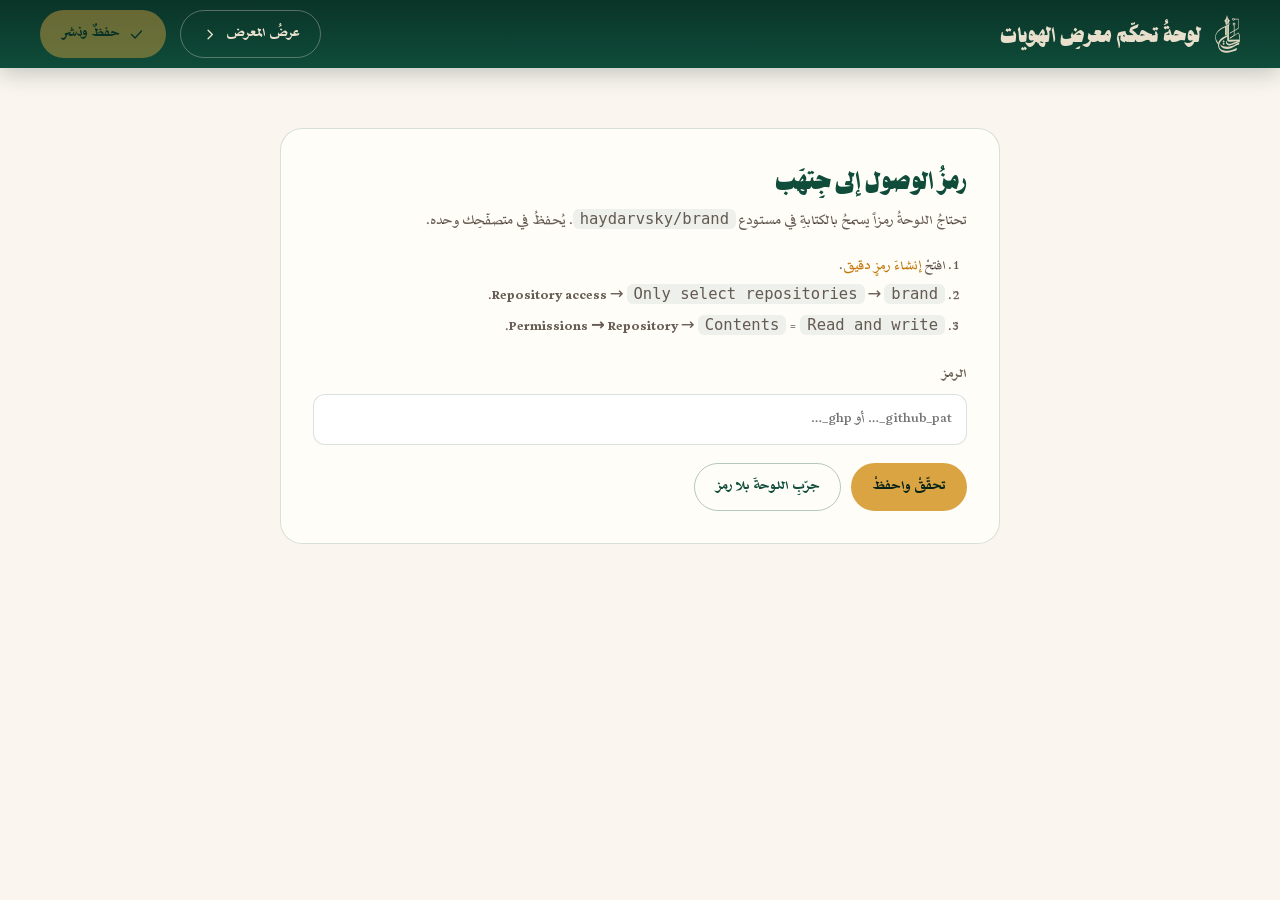
<file: admin.html>
<!DOCTYPE html>
<html lang="ar" dir="rtl">
<head>
<meta charset="utf-8">
<meta name="viewport" content="width=device-width, initial-scale=1">
<title>لوحةُ تحكّم معرضِ الهويات</title>
<meta name="robots" content="noindex,nofollow">
<meta name="theme-color" content="#0A3428">
<link rel="icon" href="img/logo-cream.svg">
<link rel="stylesheet" href="css/admin.css">
<style>
  .tilePrev{aspect-ratio:16/10;border-radius:16px;display:grid;place-items:center;overflow:hidden;background:#0F4C3A;border:1px solid var(--line)}
  .tilePrev img{width:62%;max-height:62%;object-fit:contain}
  .tilePrev img.cover{width:100%;height:100%;max-height:none;object-fit:cover}
  .tilePrev .word{font-family:'Sakkal Saad Poster','Sakkal Saad',serif;font-weight:700;font-size:34px;color:#fff;opacity:.94;text-align:center;padding:0 16px}
  .cols{display:flex;flex-wrap:wrap;gap:8px;align-items:center}
  .colchip{display:inline-flex;align-items:center;gap:6px;border:1px solid var(--line);border-radius:100px;padding:3px 6px 3px 12px;background:#fff}
  .colchip input[type=color]{width:30px;height:30px;border:none;background:none;padding:0;cursor:pointer;border-radius:50%}
  .colchip code{font-size:14.5px;color:rgba(42,26,15,.6);direction:ltr}
  .colchip button{cursor:pointer;border:none;background:none;color:var(--red);font-size:17px;line-height:1;padding:0 2px}
  .bgrow{display:flex;align-items:center;gap:10px}
  .bgrow input[type=color]{width:46px;height:46px;border:1px solid var(--line);border-radius:12px;background:#fff;cursor:pointer;padding:2px}
</style>

<meta name="hv-title" content="لوحةُ التحكّم">
<script src="https://haydarvsky.github.io/nav/nav.js" defer></script>
</head>
<body>

<header>
  <div class="wrap">
    <img class="mark" src="img/logo-cream.svg" alt="شعار حيدر">
    <h1>لوحةُ تحكّم معرضِ الهويات <span id="mock" class="mockbadge" hidden>وضعُ تجربة</span></h1>
    <span class="who" id="who"></span>
    <span class="dirty" id="dirty" hidden>تغييراتٌ لم تُنشَر</span>
    <a class="btn btn-ghost" href="index.html" target="_blank" rel="noopener">
      عرضُ المعرض
      <svg viewBox="0 0 24 24" aria-hidden="true"><path d="M10 6l6 6-6 6"/></svg>
    </a>
    <button class="btn btn-gold" id="save" disabled>
      <svg viewBox="0 0 24 24" aria-hidden="true"><path d="M5 12l5 5L19 7"/></svg>
      حفظٌ ونشر
    </button>
  </div>
</header>

<section class="gate" id="gate" hidden>
  <h2>رمزُ الوصول إلى جِتهَب</h2>
  <p>تحتاجُ اللوحةُ رمزاً يسمحُ بالكتابةِ في مستودع <code>haydarvsky/brand</code>. يُحفظُ في متصفّحِك وحده.</p>
  <ol>
    <li>افتحْ <a href="https://github.com/settings/personal-access-tokens/new" target="_blank" rel="noopener">إنشاءَ رمزٍ دقيق</a>.</li>
    <li><b>Repository access</b> → <code>Only select repositories</code> → <code>brand</code>.</li>
    <li><b>Permissions → Repository</b> → <code>Contents</code> = <code>Read and write</code>.</li>
  </ol>
  <div class="form">
    <div class="f full">
      <label for="token">الرمز</label>
      <input id="token" type="text" placeholder="github_pat_… أو ghp_…" autocomplete="off" spellcheck="false">
    </div>
    <div class="rowbtns">
      <button class="btn btn-gold" id="tokenSave">تحقّقْ واحفظْ</button>
      <button class="btn btn-line" id="tryMock">جرّبِ اللوحةَ بلا رمز</button>
    </div>
  </div>
</section>

<div class="wrap" id="app" hidden>
  <div class="grid">

    <section class="panel">
      <h2>الهوياتُ المعروضة</h2>
      <p class="hint">اسحبْ لترتيبِ الظهور، وانقرْ هويةً لتعديلِها. المميّزةُ تُعرَضُ ببطاقةٍ عريضة.</p>
      <div class="rows" id="rows"></div>
      <div class="rowbtns">
        <button class="btn btn-line" id="newBtn">
          <svg viewBox="0 0 24 24" aria-hidden="true"><path d="M12 5v14M5 12h14"/></svg>
          هويةٌ جديدة
        </button>
      </div>
    </section>

    <section class="panel">
      <h2 id="edTitle">هويةٌ جديدة</h2>
      <p class="hint">ارفعِ الشعارَ (SVG أفضل) واختر لونَ اللوحِ خلفَه، ثمّ املأِ البيانات.</p>

      <div class="form" id="form">

        <div class="drop" id="drop">
          <b>أفلتْ ملفَّ الشعار هنا</b>
          أو انقرْ للاختيار — SVG أو PNG بخلفيةٍ شفّافة
          <div class="fname" id="fname" hidden></div>
          <input type="file" id="file" accept=".svg,image/svg+xml,image/*" hidden>
        </div>

        <div class="f">
          <label for="name">اسمُ العلامة</label>
          <input id="name" type="text" placeholder="سوروبان">
        </div>

        <div class="f">
          <label for="id">المعرّف <span class="sm">(بالإنجليزية)</span></label>
          <input id="id" type="text" placeholder="soroban" spellcheck="false">
        </div>

        <div class="f">
          <label for="sector">القطاع</label>
          <input id="sector" type="text" placeholder="اقتصاد" list="sectors">
          <datalist id="sectors"></datalist>
        </div>

        <div class="f">
          <label for="year">السنة</label>
          <input id="year" type="number" min="1990" max="2200" step="1" placeholder="٢٠٢٦">
        </div>

        <div class="f full">
          <label for="tagline">السطرُ التعريفي</label>
          <input id="tagline" type="text" placeholder="الاستشاراتُ الاقتصاديةُ والماليّة">
        </div>

        <div class="f full">
          <label for="about">الوصف</label>
          <textarea id="about" placeholder="ما بُنيَ في الهويةِ وفكرتُها…"></textarea>
        </div>

        <div class="f full">
          <label>لوحةُ الألوان <span class="sm">(انقرْ مربّعاً لتغييرِه)</span></label>
          <div class="cols" id="cols"></div>
          <div class="rowbtns" style="margin-top:8px">
            <button class="btn btn-line" type="button" id="addCol">+ لون</button>
            <button class="btn btn-line" type="button" id="fromLogo" hidden>استخرجْ من الشعار</button>
          </div>
        </div>

        <div class="f">
          <label for="bg">لونُ اللوحِ خلفَ الشعار</label>
          <div class="bgrow">
            <input id="bg" type="color" value="#0F4C3A">
            <input id="bgHex" type="text" spellcheck="false" style="flex:1;direction:ltr">
          </div>
        </div>

        <div class="f">
          <label for="logoFit">عرضُ الشعار</label>
          <select id="logoFit">
            <option value="contain">داخلَ اللوح (شعارٌ شفّاف)</option>
            <option value="cover">يملأُ اللوح (صورةٌ كاملة)</option>
          </select>
        </div>

        <div class="f">
          <label for="fonts">الخطوط <span class="sm">(بفواصل)</span></label>
          <input id="fonts" type="text" placeholder="Sakkal Saad، Almarai">
        </div>

        <div class="f">
          <label for="dels">ما سُلِّم <span class="sm">(بفواصل)</span></label>
          <input id="dels" type="text" placeholder="الشعار، النظام اللوني، قوالب التواصل">
        </div>

        <div class="f full">
          <label for="link">رابطُ لوحةِ الهوية <span class="sm">(اختياري — صفحةٌ في المستودع أو رابطٌ خارجي)</span></label>
          <input id="link" type="text" placeholder="Soroban.html" spellcheck="false" list="pages">
          <datalist id="pages"></datalist>
        </div>

        <div class="checks">
          <label><input type="checkbox" id="featured"> بطاقةٌ عريضة <span class="sm">(للعملِ الأبرز)</span></label>
          <label><input type="checkbox" id="hidden"> مخفيّة</label>
        </div>

        <div class="rowbtns">
          <button class="btn btn-gold" type="button" id="apply">
            <svg viewBox="0 0 24 24" aria-hidden="true"><path d="M5 12l5 5L19 7"/></svg>
            أثبِتِ التعديل
          </button>
          <button class="btn btn-line" type="button" id="cancel">إلغاء</button>
          <button class="btn btn-red" type="button" id="del" hidden>احذفْ</button>
        </div>
      </div>

      <div class="prev">
        <h3>معاينةُ البطاقة</h3>
        <div class="tilePrev" id="tilePrev"></div>
        <div class="pcard" id="pcard" style="margin-top:12px"></div>
      </div>
    </section>

  </div>
</div>

<div class="status" id="status"></div>

<script src="js/gh-api.js"></script>
<script src="js/imgtools.js"></script>
<script src="js/admin.js"></script>
</body>
</html>
</file>
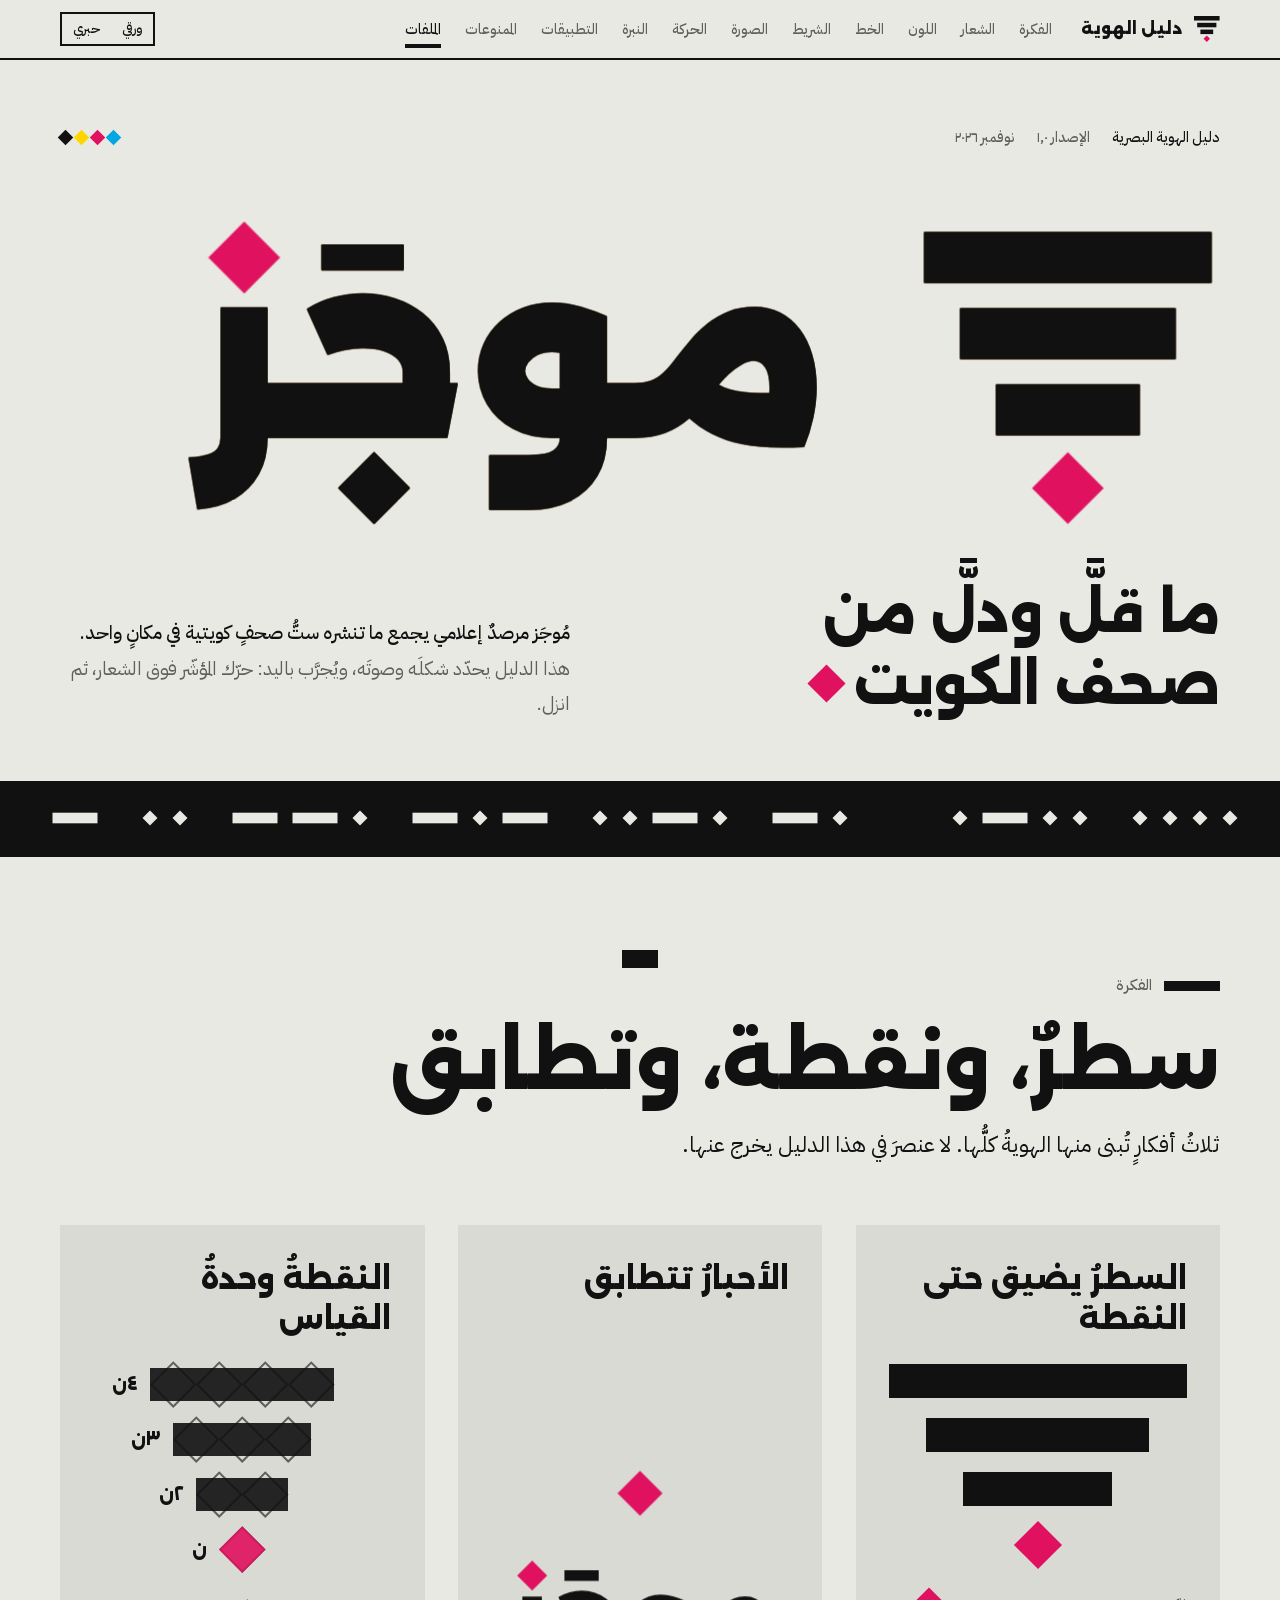
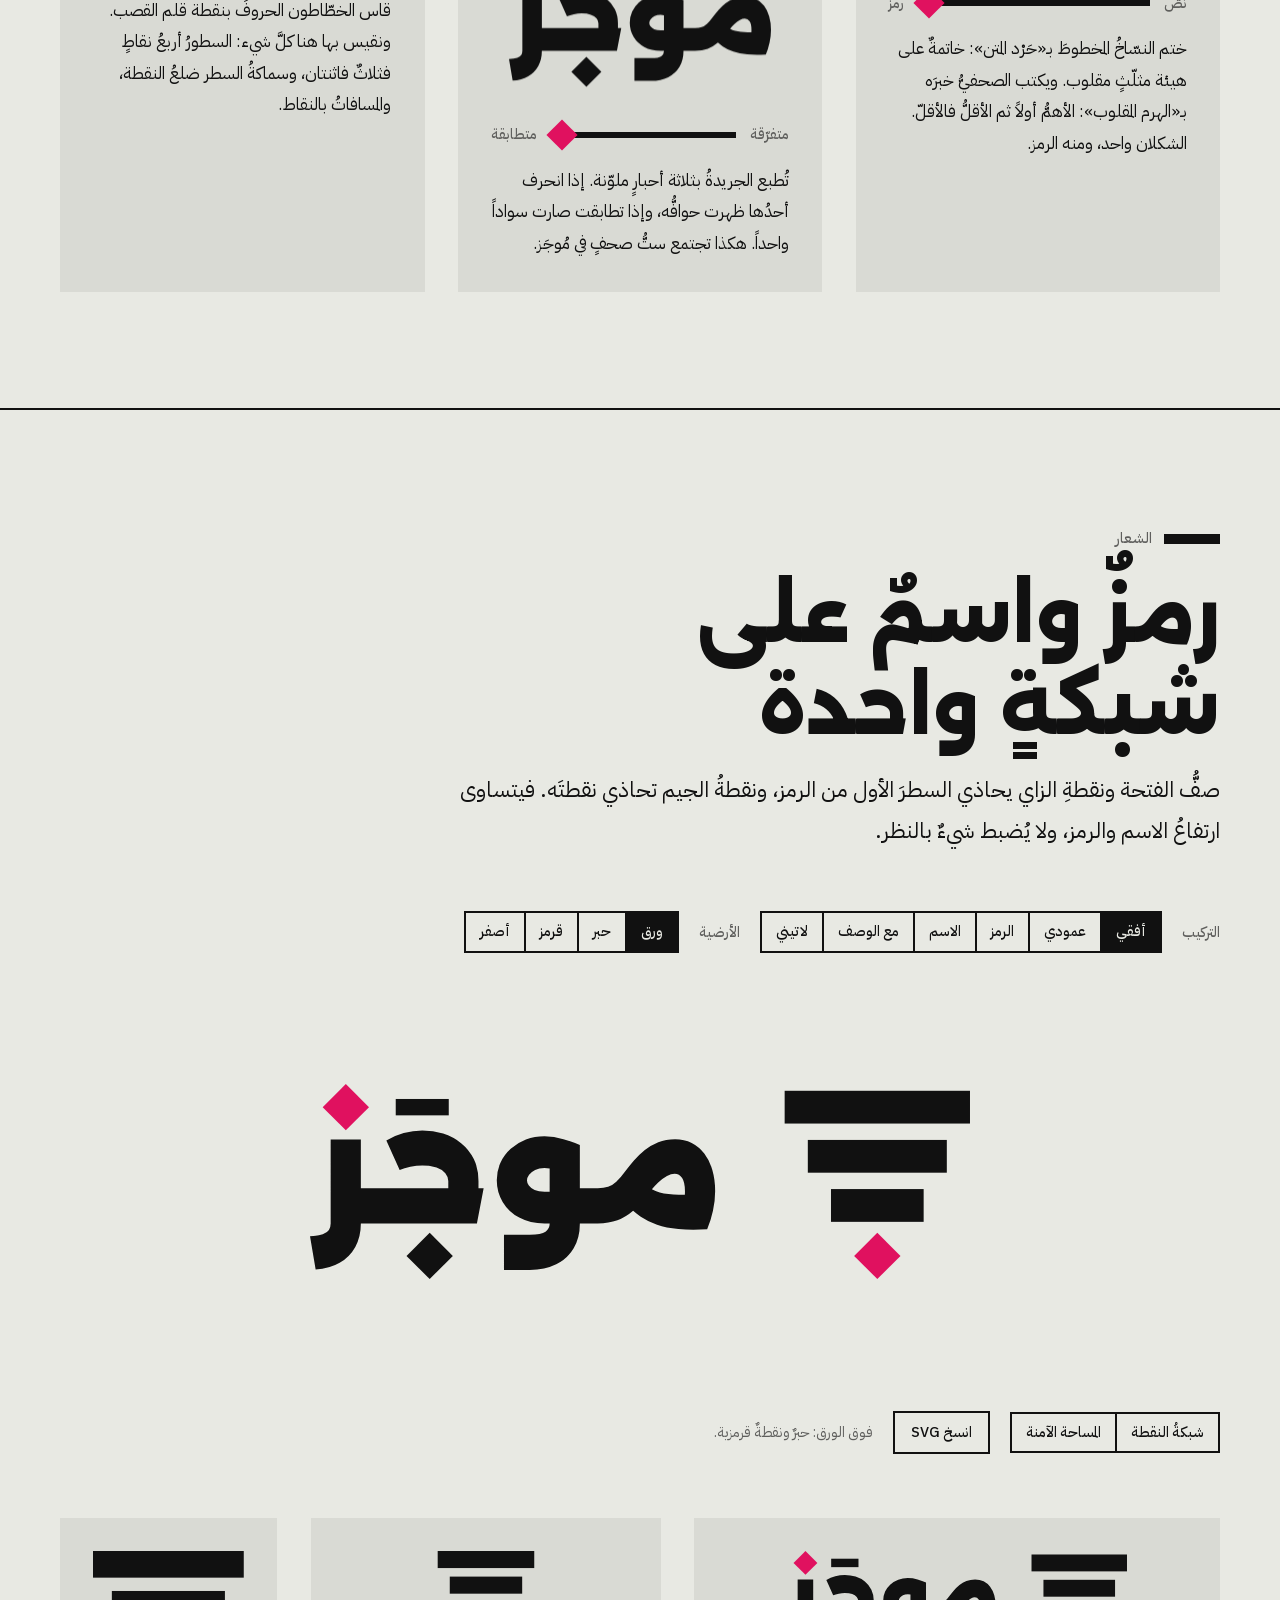
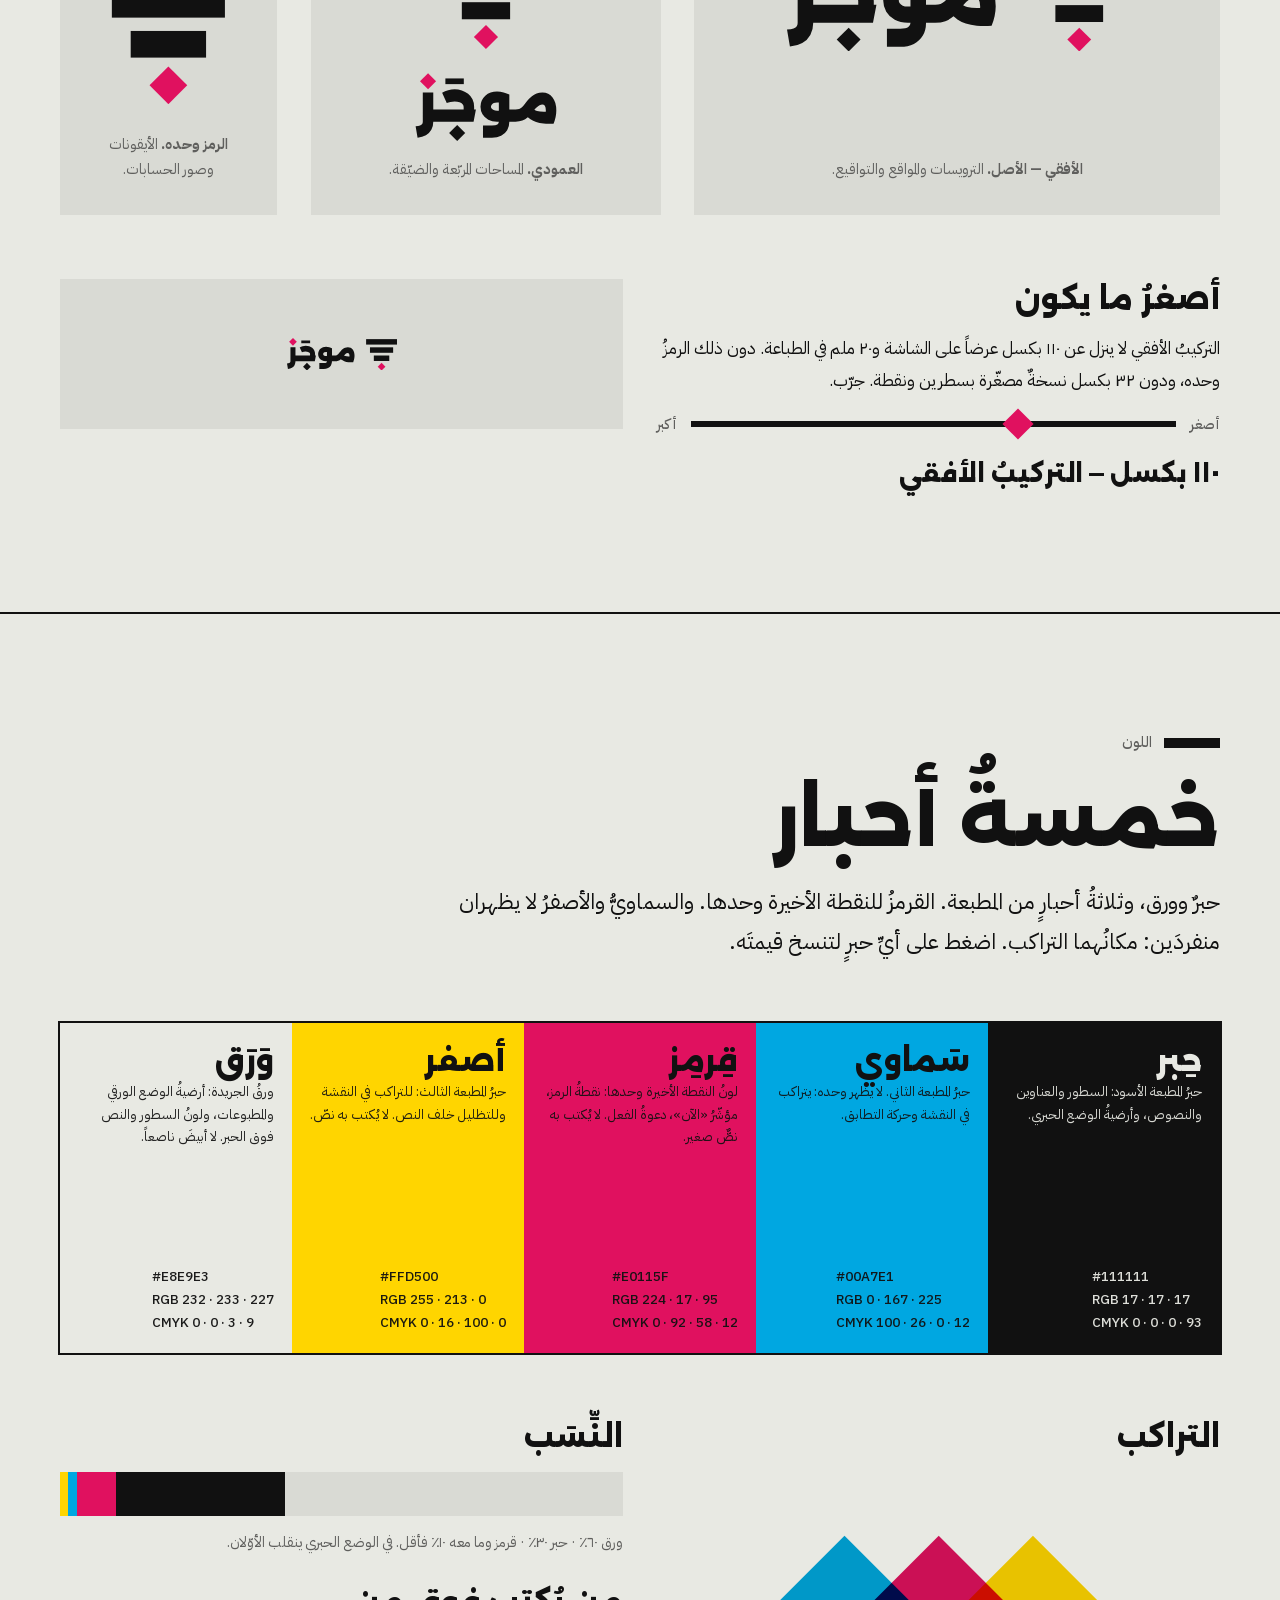
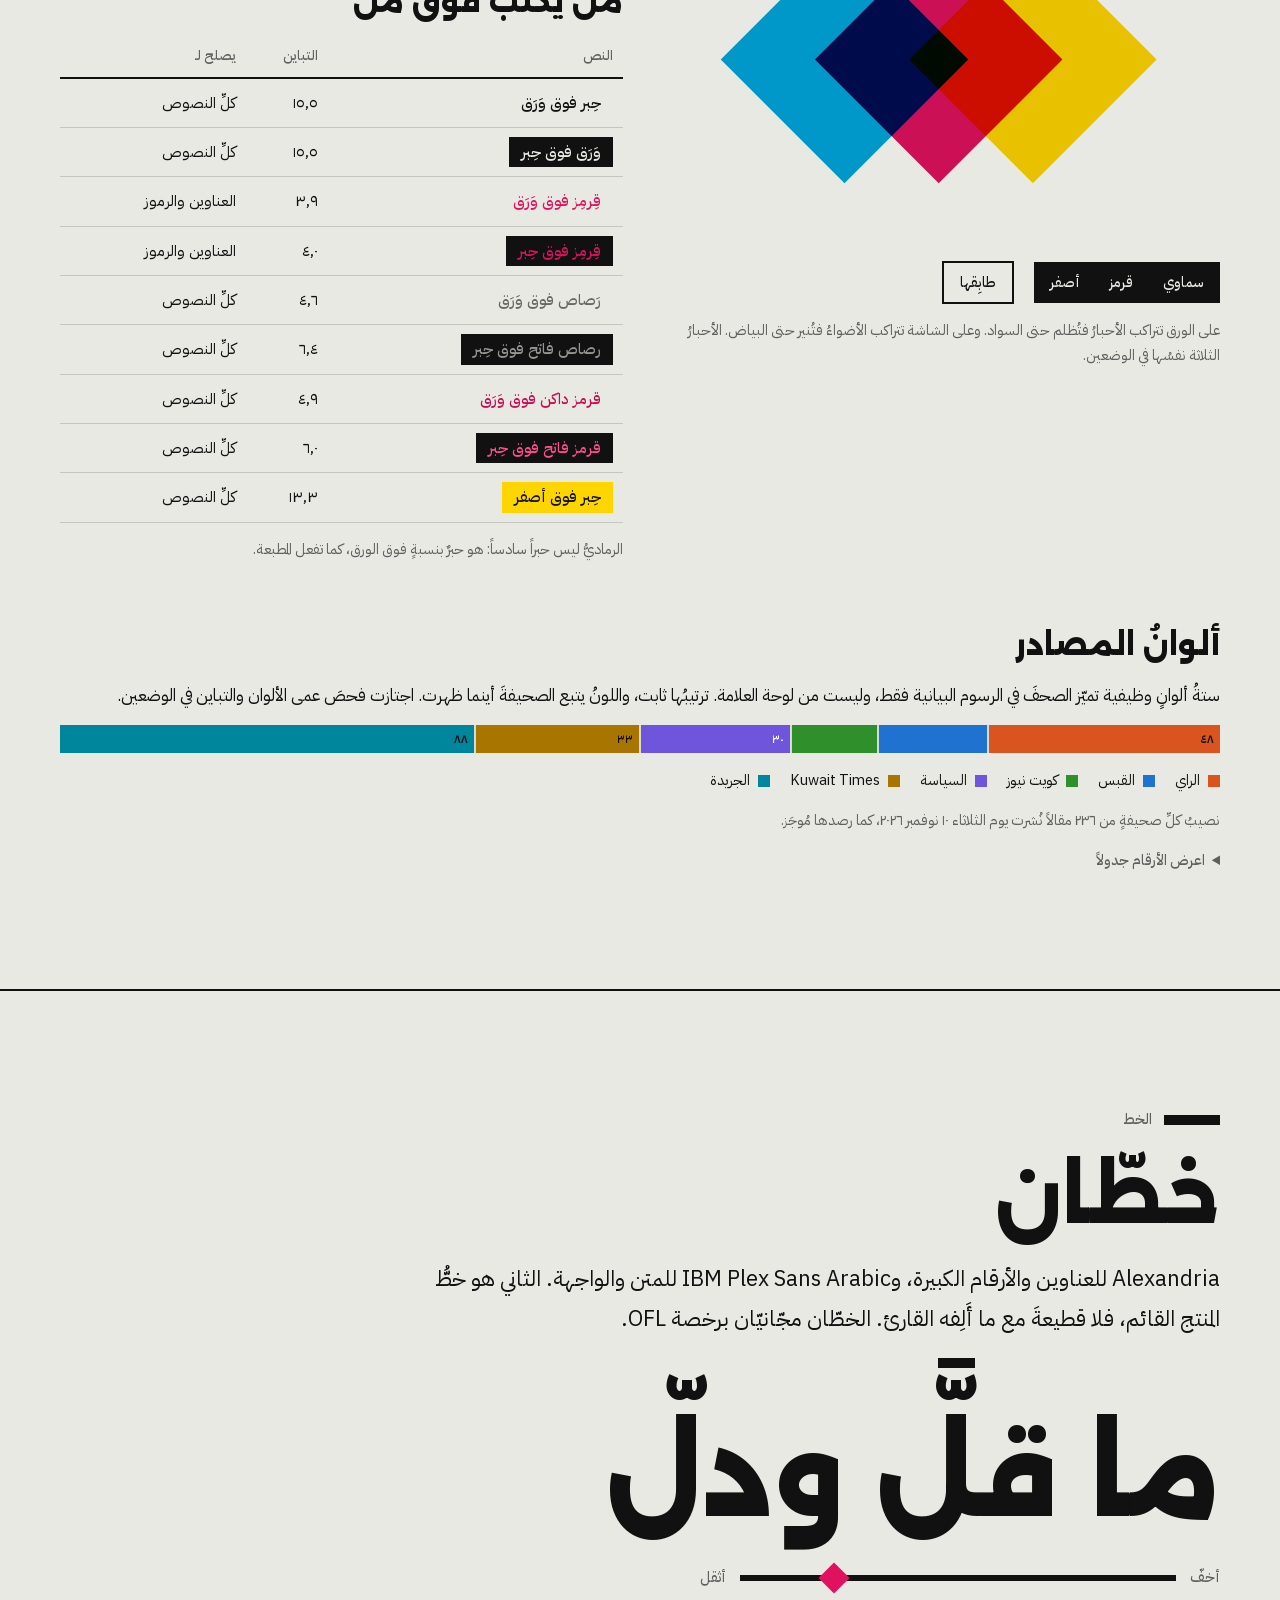
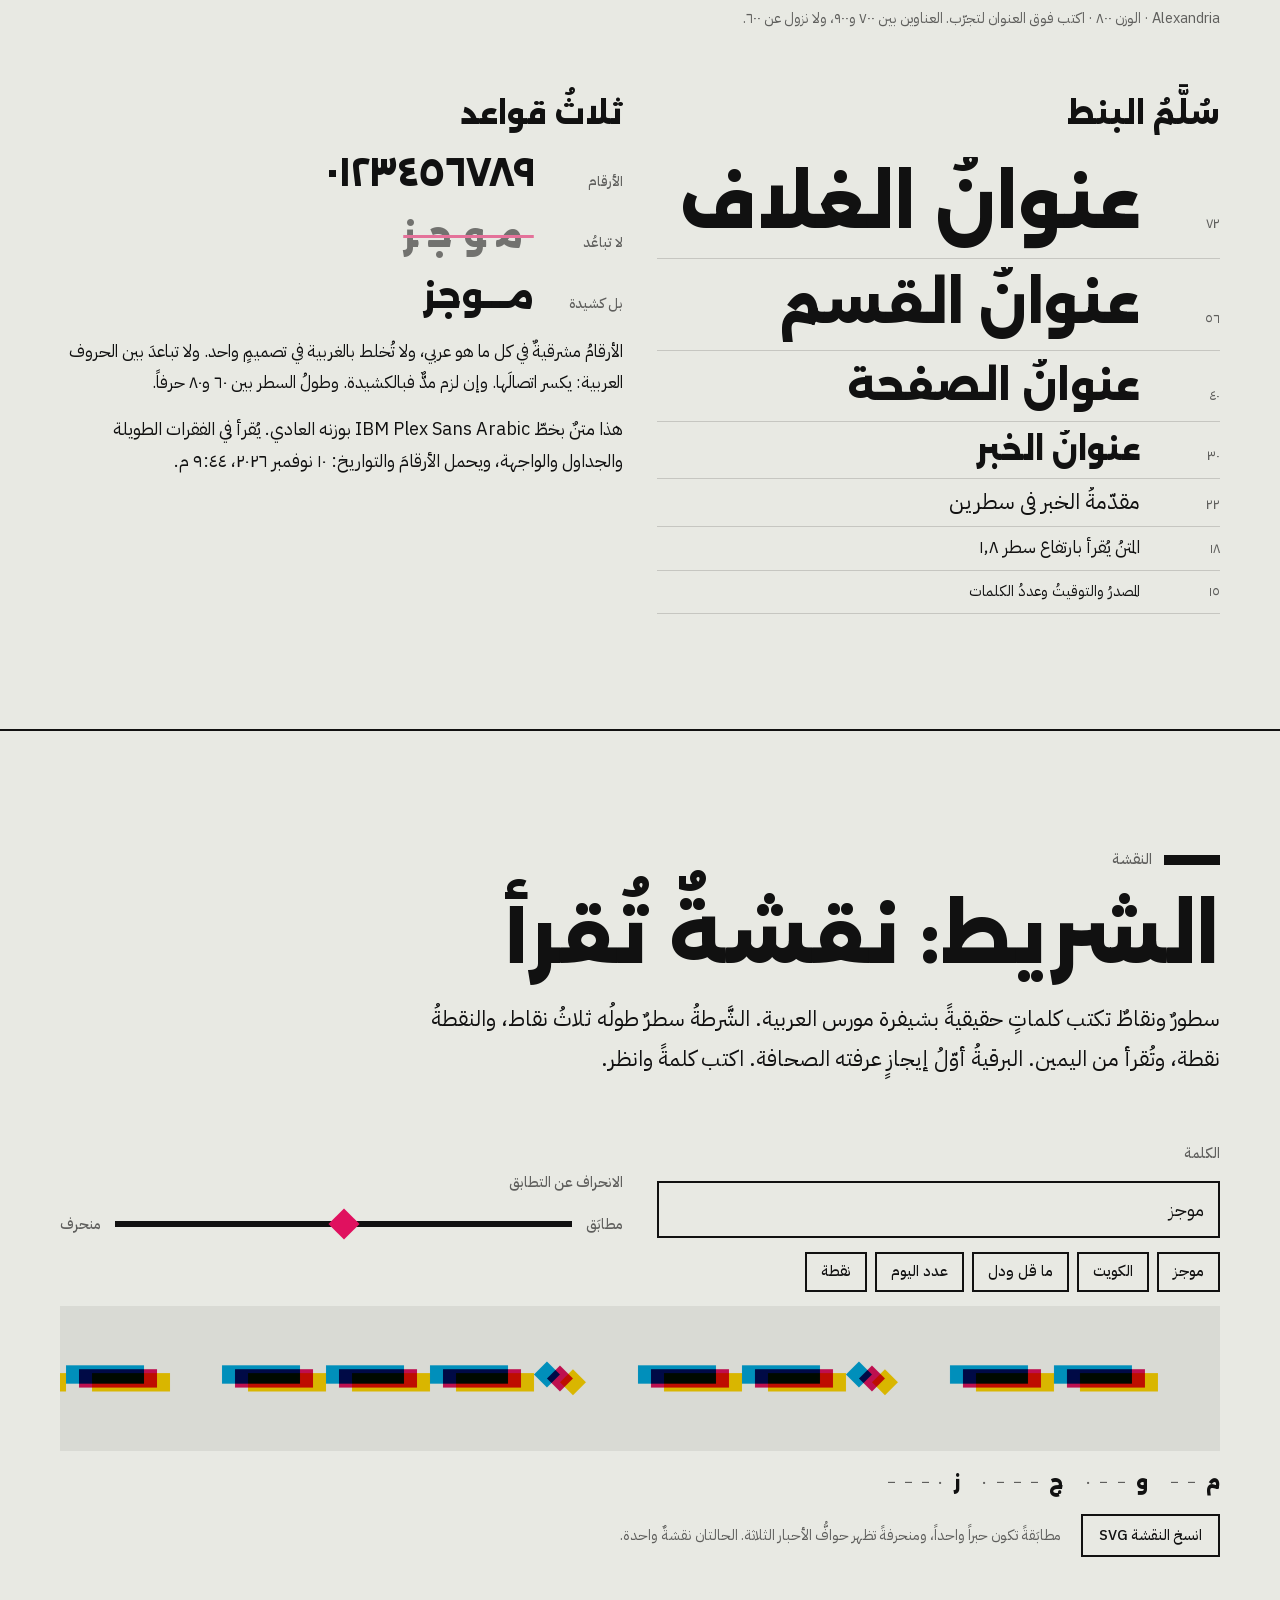
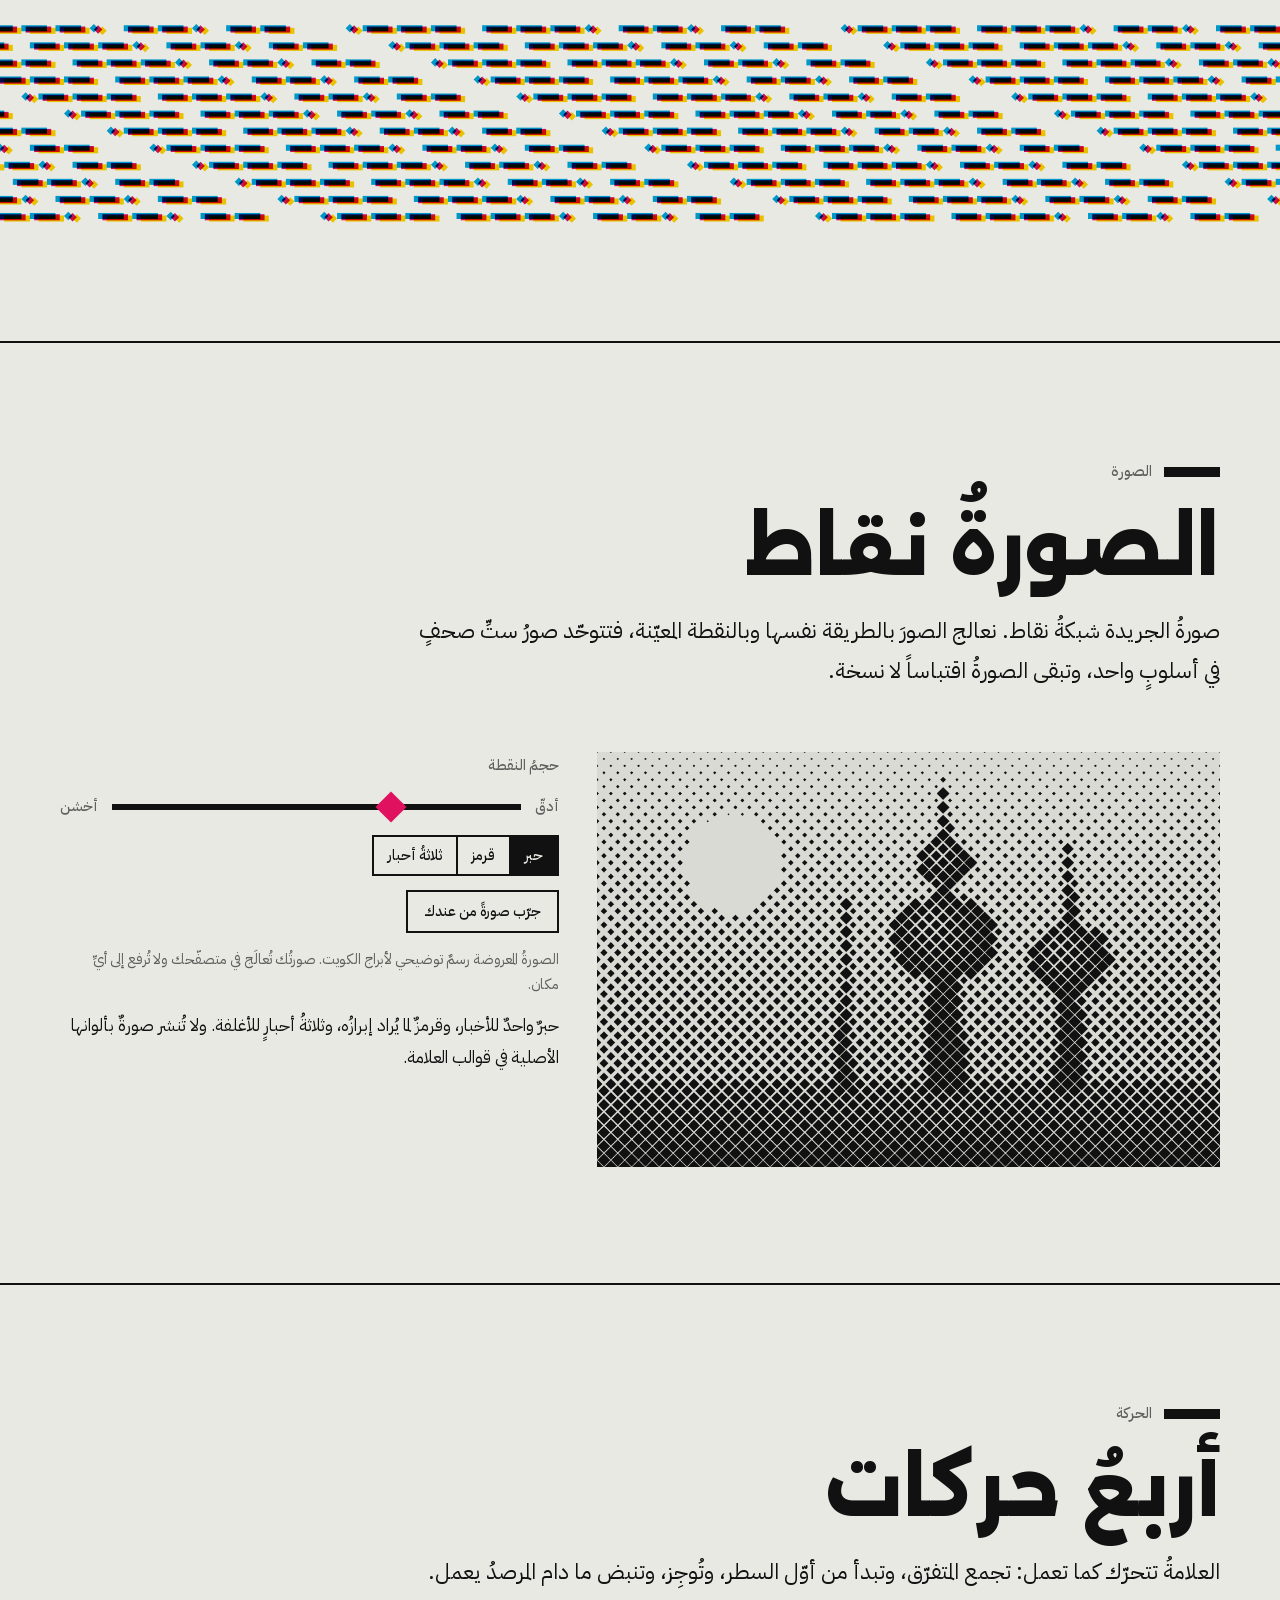
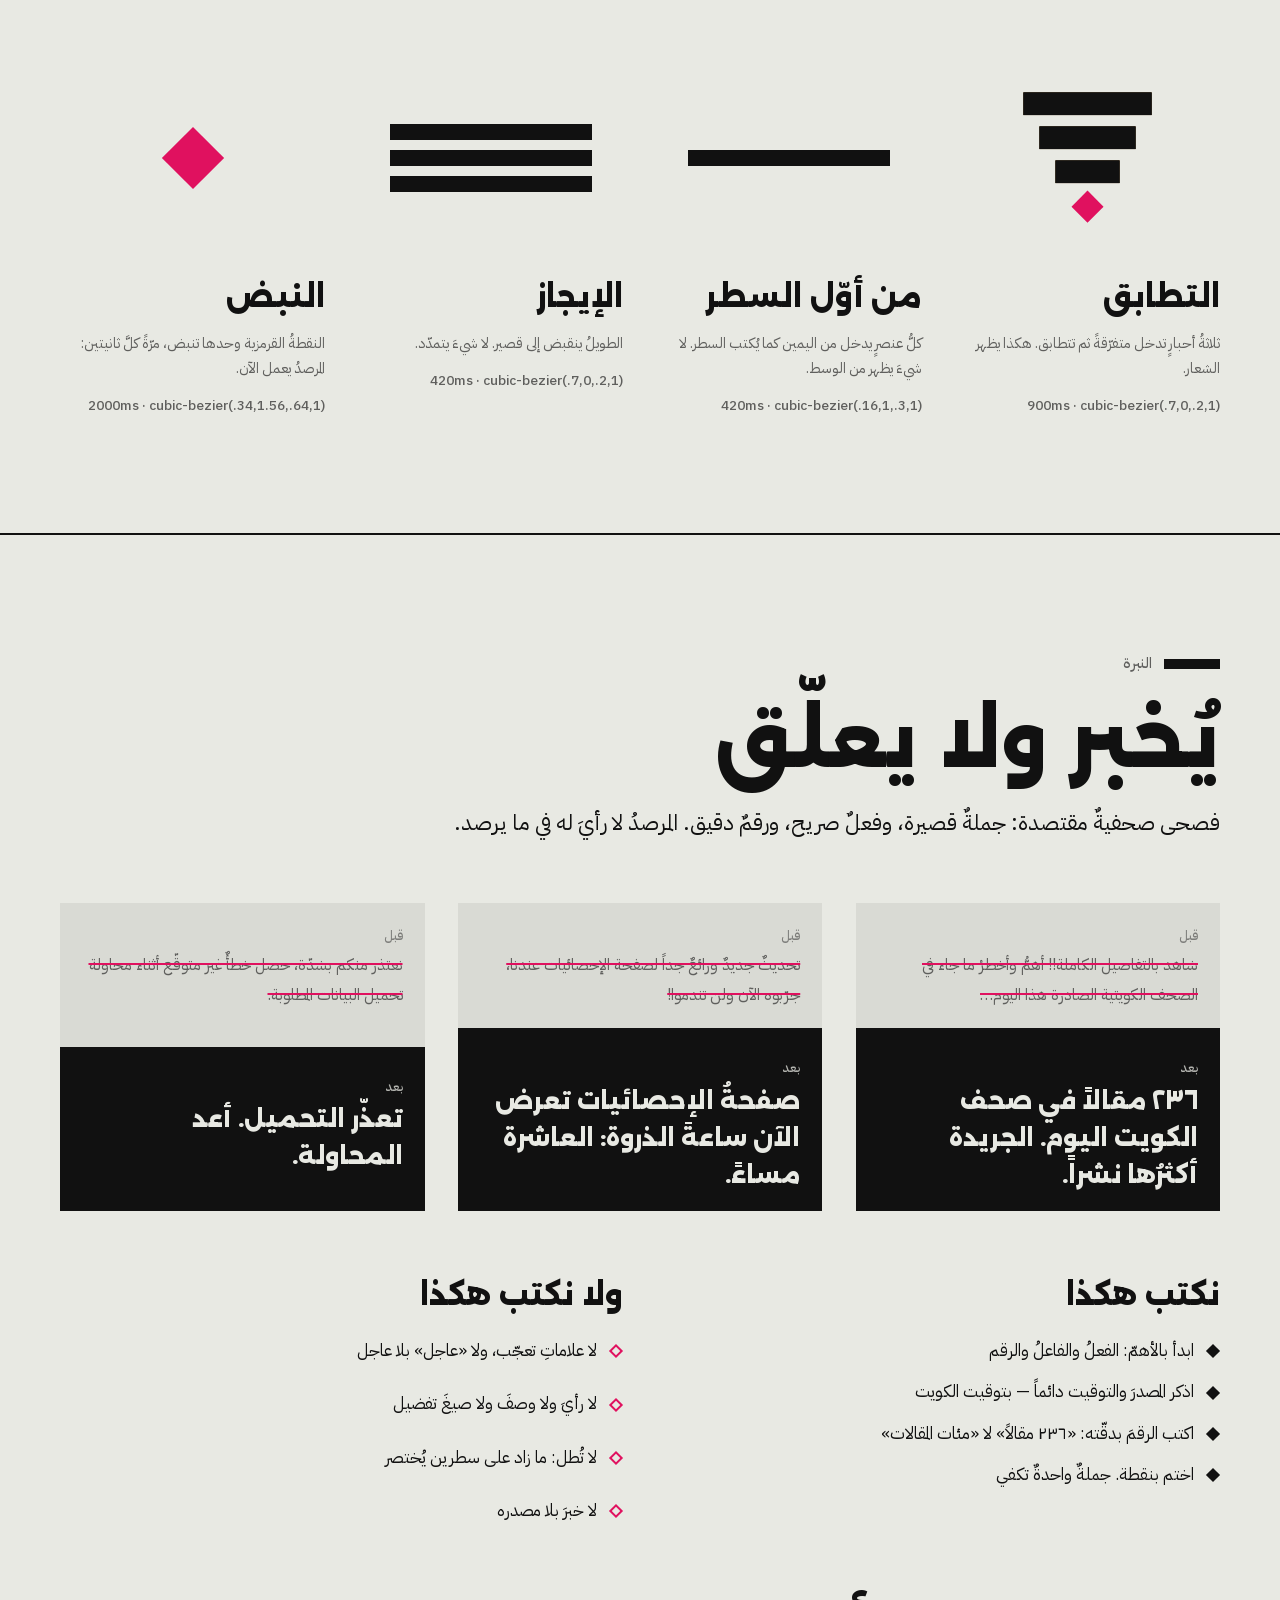
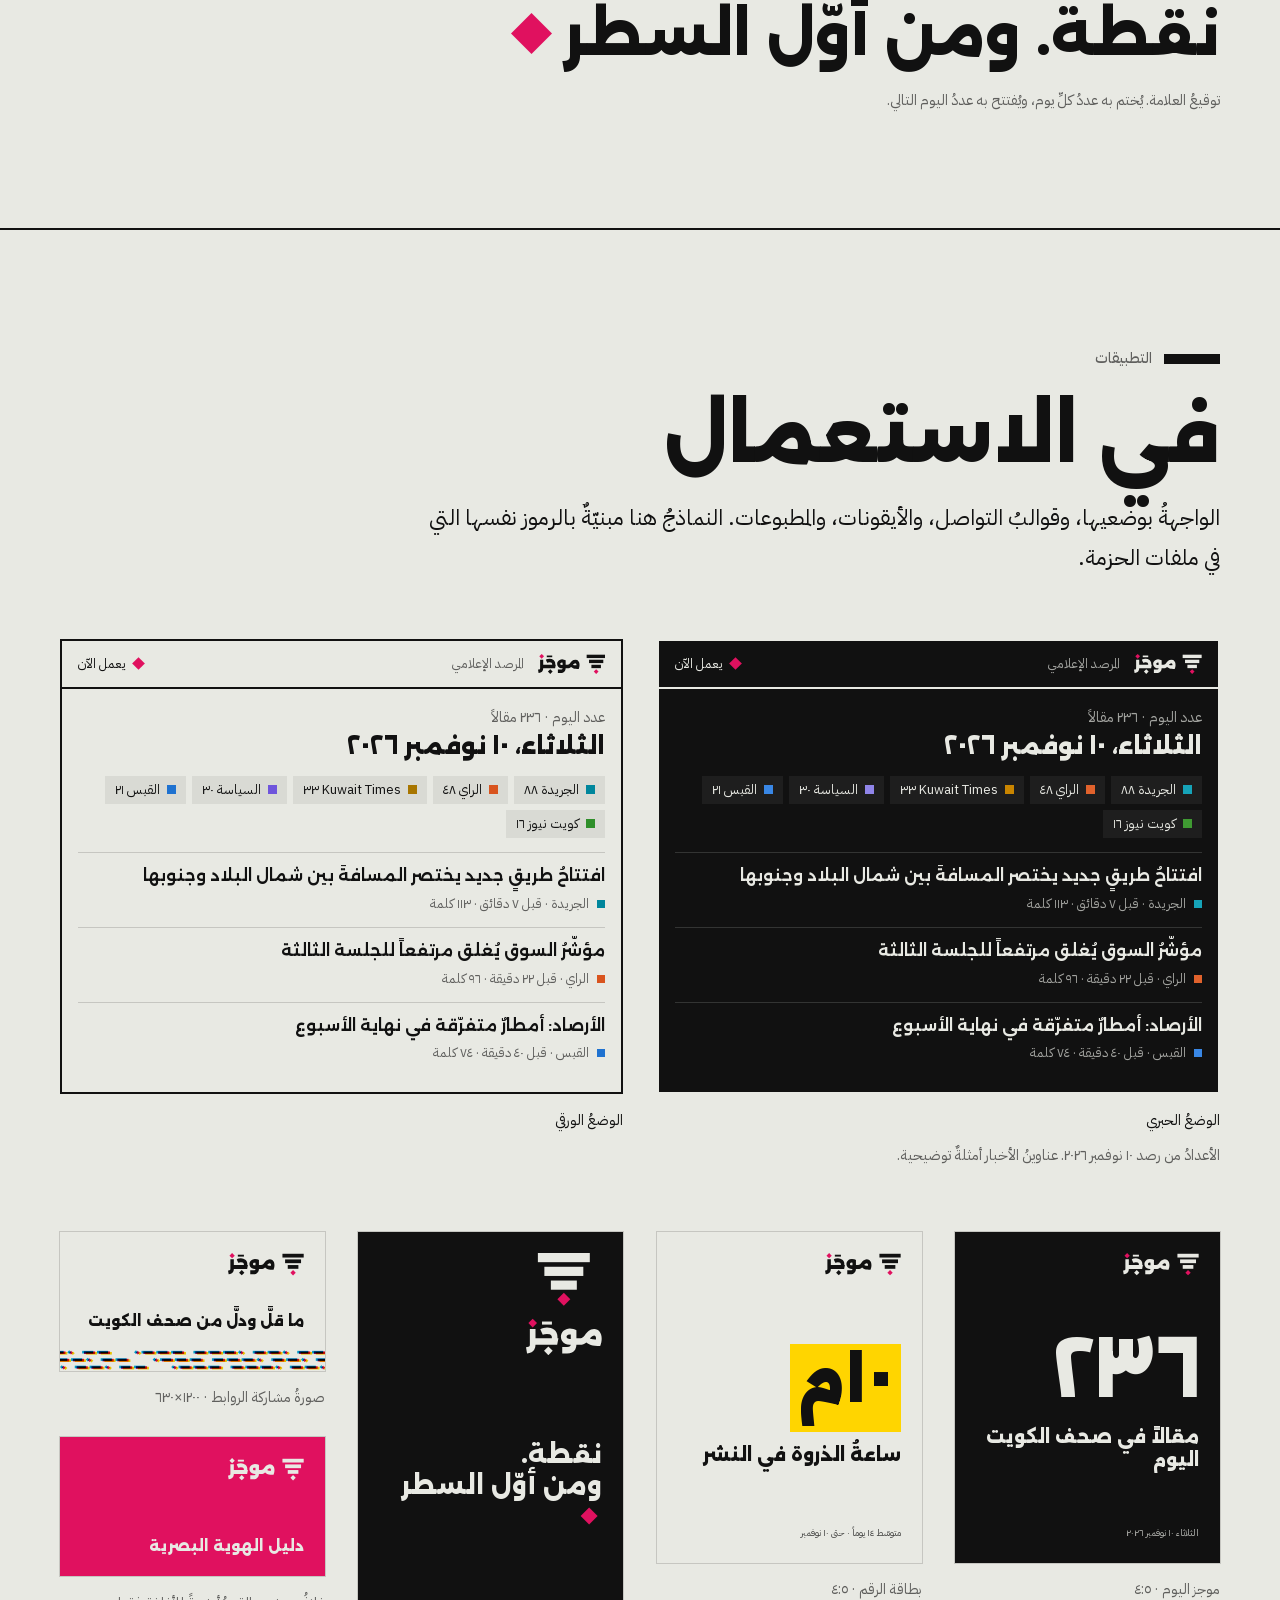
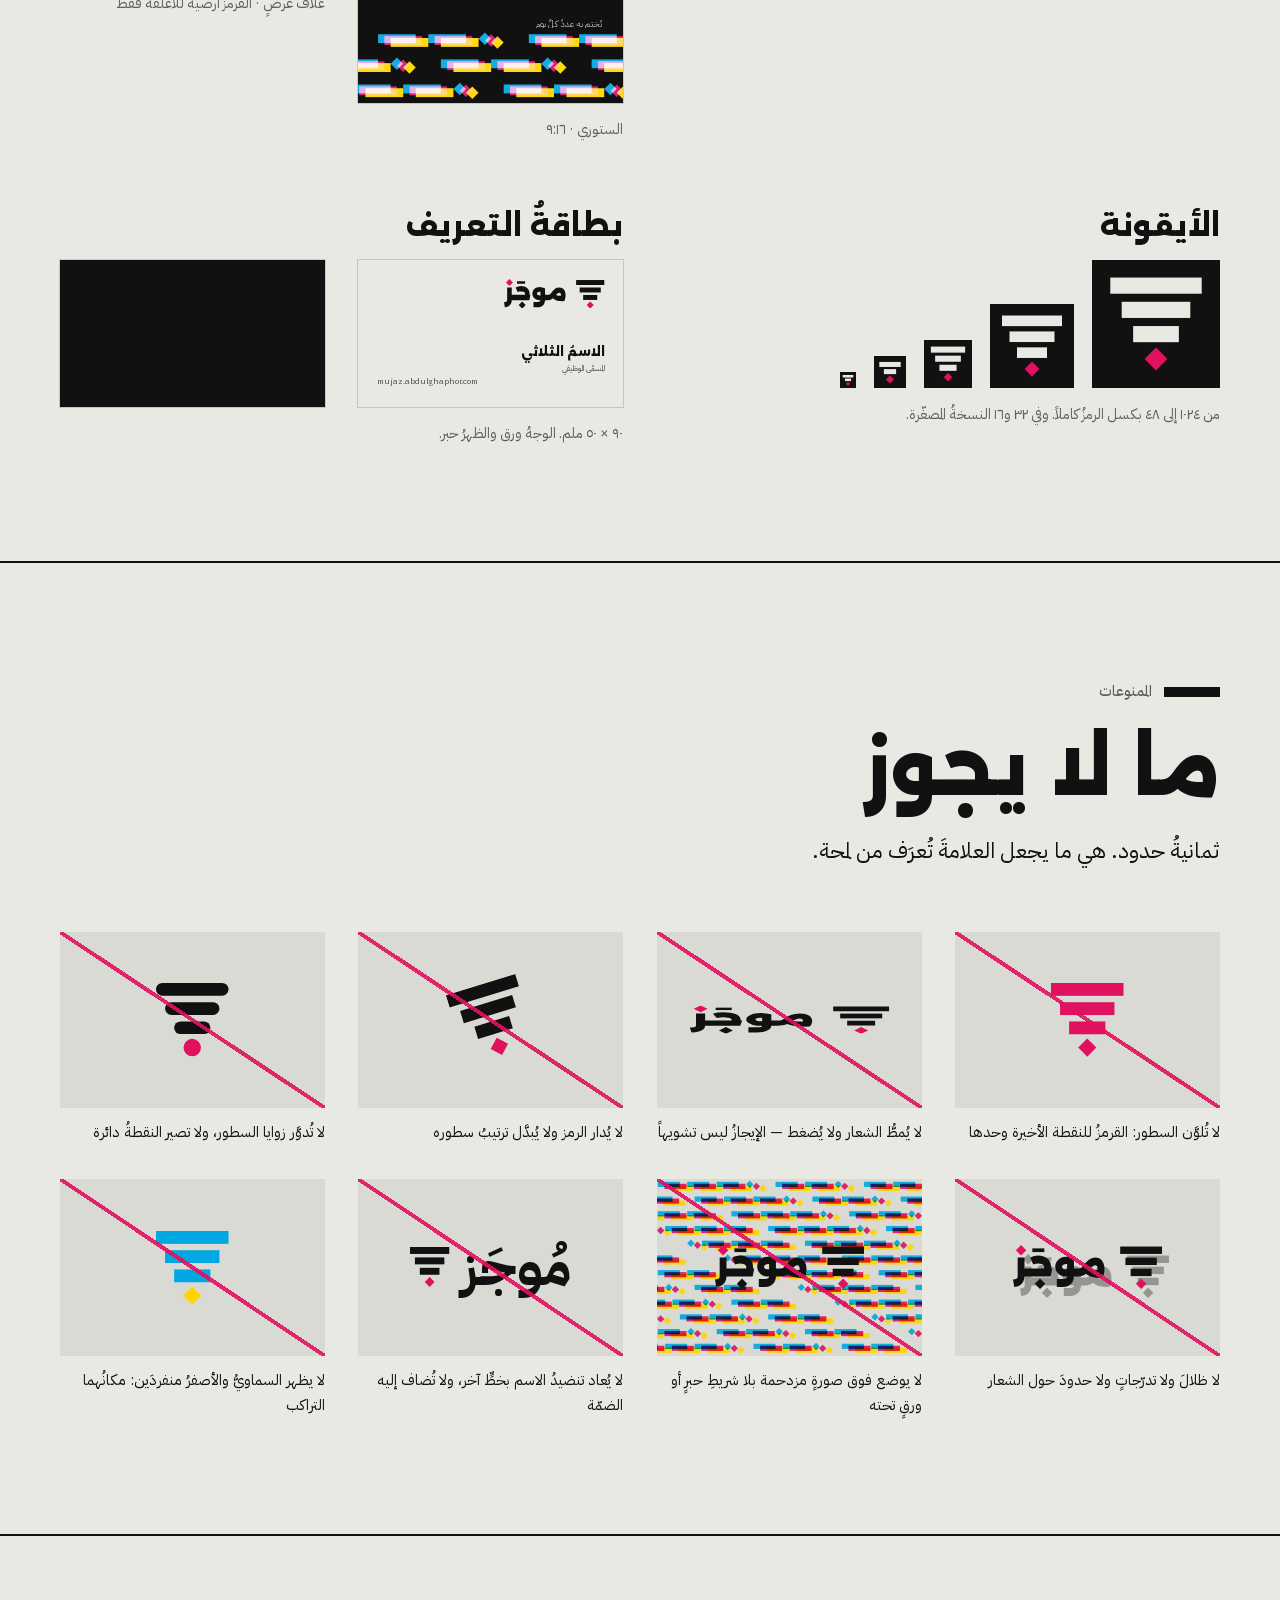
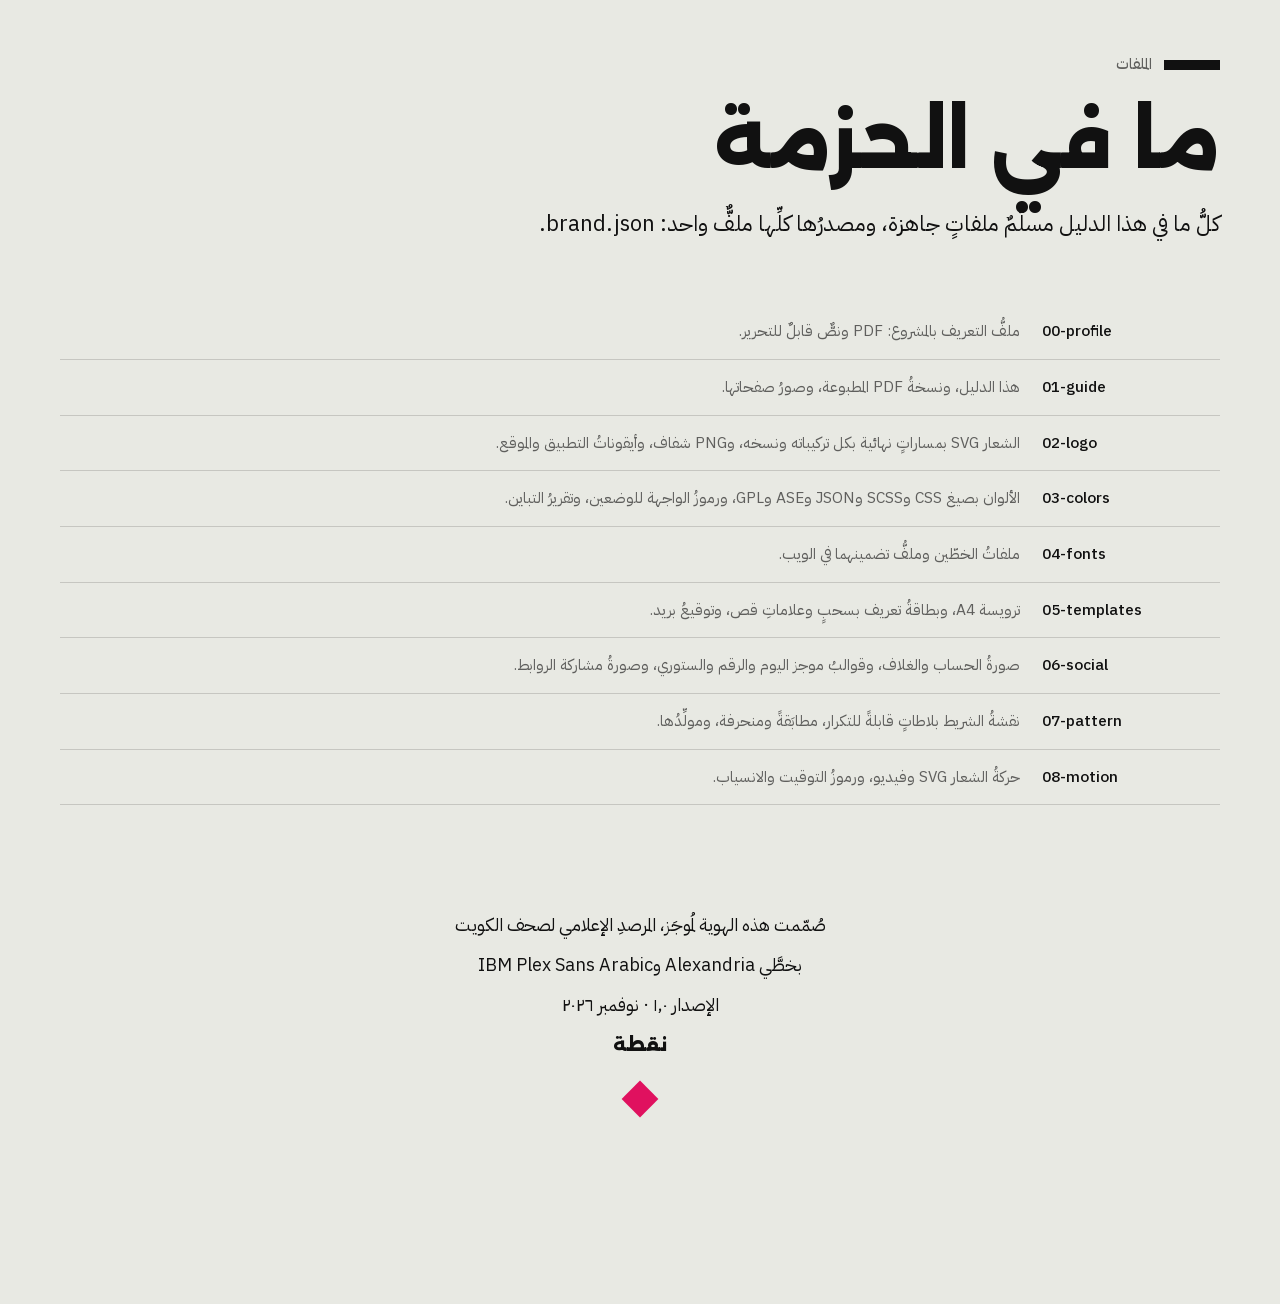
<file: mujaz.html>
<!doctype html>
<html lang="ar" dir="rtl">
<head>
<meta charset="utf-8">
<meta name="viewport" content="width=device-width,initial-scale=1,viewport-fit=cover">
<meta name="description" content="ما قلَّ ودلَّ من صحف الكويت — دليل الهوية البصرية التفاعلي">
<link rel="icon" href="data:image/svg+xml,%3Csvg xmlns='http://www.w3.org/2000/svg' viewBox='0 0 21 21'%3E%3Crect width='21' height='21' fill='%23111111'/%3E%3Cg transform='translate(2.5,2.5)'%3E%3Crect x='1' y='1.4' width='14' height='3.3' fill='%23E8E9E3'/%3E%3Crect x='4' y='6.1' width='8' height='3.3' fill='%23E8E9E3'/%3E%3Cpath d='M8.00 10.20L10.70 12.90L8.00 15.60L5.30 12.90Z' fill='%23E0115F'/%3E%3C/g%3E%3C/svg%3E">
<title>دليل هوية مُوجَز</title>
<meta name="claude:viewport-fit-sides" content="cover">
<style>
@font-face{font-family:'Alexandria';font-weight:100 900;font-style:normal;font-display:swap;src:url([data-uri]) format('woff2')}
@font-face{font-family:'IBM Plex Sans Arabic';font-weight:400;font-style:normal;font-display:swap;src:url([data-uri]) format('woff2')}
@font-face{font-family:'IBM Plex Sans Arabic';font-weight:500;font-style:normal;font-display:swap;src:url([data-uri]) format('woff2')}
@font-face{font-family:'IBM Plex Sans Arabic';font-weight:700;font-style:normal;font-display:swap;src:url([data-uri]) format('woff2')}
/* التخطيط: الصفحةُ سطورٌ عريضة تُقرأ من اليمين؛ كلُّ قسمٍ سطرٌ، والنقطةُ القرمزية واحدةٌ في المشهد. */
:root{
  /* أحبارُ المطبعة — ثوابتُ العلامة */
  --ink:#111111; --paper:#E8E9E3; --crimson:#E0115F; --cyan:#00A7E1; --yellow:#FFD500;
  /* الوضعُ الورقي */
  --bg:#E8E9E3; --bg2:#D9DAD4; --rule:#C6C6C1; --fg:#111111; --fg2:#5F5F5D;
  --point:#E0115F; --point-text:#C40D52; --on-point:#E8E9E3; --blend:multiply;
  --s1:#D9541E; --s2:#1F72D0; --s3:#2F8F2A; --s4:#6F55DC; --s5:#A87600; --s6:#00869C;
  /* الخط */
  --f-display:'Alexandria','IBM Plex Sans Arabic',system-ui,sans-serif;
  --f-text:'IBM Plex Sans Arabic','Alexandria',system-ui,sans-serif;
  /* الحركة */
  --e-enter:cubic-bezier(.16,1,.3,1); --e-condense:cubic-bezier(.7,0,.2,1); --e-drop:cubic-bezier(.34,1.56,.64,1);
  --gut:16px;
  color-scheme:light;
}
@media (prefers-color-scheme:dark){
  :root:not([data-theme="light"]){
    --bg:#111111; --bg2:#1E1E1E; --rule:#333433; --fg:#E8E9E3; --fg2:#A3A4A0;
    --point:#E0115F; --point-text:#FF4D8D; --on-point:#E8E9E3; --blend:screen;
    --s1:#E0622C; --s2:#3987E5; --s3:#3F9A32; --s4:#9085E9; --s5:#C98500; --s6:#16A3B8;
    color-scheme:dark;
  }
}
:root[data-theme="dark"]{
  --bg:#111111; --bg2:#1E1E1E; --rule:#333433; --fg:#E8E9E3; --fg2:#A3A4A0;
  --point:#E0115F; --point-text:#FF4D8D; --on-point:#E8E9E3; --blend:screen;
  --s1:#E0622C; --s2:#3987E5; --s3:#3F9A32; --s4:#9085E9; --s5:#C98500; --s6:#16A3B8;
  color-scheme:dark;
}
@media (min-width:860px){ :root{ --gut:40px } }

*,*::before,*::after{box-sizing:border-box}
body{margin:0;background:var(--bg);color:var(--fg);font-family:var(--f-text);font-size:17px;line-height:1.85;
  -webkit-font-smoothing:antialiased;text-rendering:optimizeLegibility}
#app{direction:rtl;text-align:start;overflow-x:clip}
h1,h2,h3,h4,p,ul,ol,figure{margin:0}
ul,ol{padding:0;list-style:none}
button,input,select,textarea{font:inherit;color:inherit}
button{cursor:pointer;background:none;border:0;padding:0}
svg{display:block}
a{color:inherit}
:focus-visible{outline:3px solid var(--point);outline-offset:3px}
.wrap{max-width:1240px;margin-inline:auto;padding-left:max(var(--gut),env(safe-area-inset-left,0px));
  padding-right:max(var(--gut),env(safe-area-inset-right,0px))}
.num,.ltr{direction:ltr;unicode-bidi:isolate;display:inline-block}
.dis{font-family:var(--f-display)}
.nq{display:inline-block;width:.5em;height:.5em;background:currentColor;transform:rotate(45deg);vertical-align:.12em;margin-inline:.28em}
.nq.pt{background:var(--point)}

/* ── الشريطُ العلوي ── */
body::before{content:"";position:fixed;inset:0 0 auto;height:env(safe-area-inset-top,0px);z-index:30;background:var(--bg)}
.top{position:sticky;top:env(safe-area-inset-top,0px);z-index:20;background:var(--bg);border-bottom:2px solid var(--fg)}
.top-in{display:flex;align-items:center;gap:18px;min-height:58px}
.brand{display:flex;align-items:center;gap:12px;text-decoration:none;flex:none}
.brand svg{height:26px;width:auto}
.brand b{font-family:var(--f-display);font-weight:800;font-size:16px;white-space:nowrap}
.nav{display:flex;gap:2px;overflow-x:auto;scrollbar-width:none;flex:1;min-width:0;mask-image:linear-gradient(to left,#000 calc(100% - 28px),transparent)}
.nav::-webkit-scrollbar{display:none}
.nav a{flex:none;text-decoration:none;font-size:14.5px;font-weight:500;padding:8px 11px;color:var(--fg2);position:relative;white-space:nowrap}
.nav a:hover{color:var(--fg)}
.nav a[aria-current="true"]{color:var(--fg)}
.nav a[aria-current="true"]::after{content:"";position:absolute;inset:auto 11px 2px;height:4px;background:var(--fg)}
.theme{flex:none;display:flex;border:2px solid var(--fg)}
.theme button{font-size:13.5px;font-weight:500;padding:5px 11px;line-height:1.5}
@media (max-width:620px){ .brand b{display:none} .top-in{gap:10px} .theme button{padding:4px 8px} }
.theme button[aria-pressed="true"]{background:var(--fg);color:var(--bg)}

/* ── الغلاف ── */
.hero{position:relative;isolation:isolate;background:var(--bg);padding-block:clamp(28px,5vw,64px) 0;overflow:hidden}
.folio{display:flex;flex-wrap:wrap;gap:6px 22px;font-size:14.5px;color:var(--fg2);font-weight:500}
.folio span:first-child{color:var(--fg)}
.cmyk{display:inline-flex;gap:5px;align-items:center;margin-inline-start:auto}
.cmyk i{width:11px;height:11px;transform:rotate(45deg);display:block}
.hero-logo{margin-block:clamp(26px,5vw,62px) clamp(22px,4vw,46px);max-width:1040px;touch-action:pan-y}
.hero-logo svg{width:100%;height:auto;overflow:visible}
.plate{mix-blend-mode:var(--blend)}
@keyframes hc{from{transform:translate(-30px,-12.6px)}to{transform:none}}
@keyframes hm{from{transform:translate(8.4px,27px)}to{transform:none}}
@keyframes hy{from{transform:translate(30px,-9px)}to{transform:none}}
@keyframes hp{0%,64%{opacity:0}100%{opacity:1}}
.hero-logo .plate[data-p="cyan"]{animation:hc 1.3s .3s var(--e-condense) both}
.hero-logo .plate[data-p="crimson"]{animation:hm 1.3s .3s var(--e-condense) both}
.hero-logo .plate[data-p="yellow"]{animation:hy 1.3s .3s var(--e-condense) both}
.hero-logo .pts,.hero-logo .key{animation:hp 1.6s .3s ease-out both}
.hero-row{display:grid;grid-template-columns:minmax(0,1.15fr) minmax(0,1fr);gap:clamp(20px,5vw,72px);align-items:end;padding-bottom:clamp(30px,5vw,60px)}
.tagline{font-family:var(--f-display);font-weight:800;font-size:clamp(27px,4.5vw,54px);line-height:1.32;text-wrap:balance}
.hero-note{font-size:clamp(16px,1.5vw,19px);color:var(--fg2);max-width:46ch}
.hero-note b{color:var(--fg);font-weight:500}
@media (max-width:760px){ .hero-row{grid-template-columns:1fr} }
.tape{height:74px;background:var(--fg);overflow:hidden;position:relative}
.tape-run{position:absolute;inset:0 auto 0 0;display:flex;animation:tape 60s linear infinite}
.tape-run svg{height:74px;width:auto;flex:none}
@keyframes tape{from{transform:translateX(-50%)}to{transform:none}}

/* ── الأقسام ── */
.sec{padding-block:clamp(60px,9vw,128px);border-top:2px solid var(--fg)}
.sh{display:grid;gap:16px;margin-bottom:clamp(30px,5vw,60px);max-width:900px}
.sh-k{display:flex;align-items:center;gap:12px;font-size:15px;font-weight:500;color:var(--fg2)}
.sh-k::before{content:"";width:56px;height:10px;background:var(--fg);flex:none;transform-origin:right center}
.sh h2{font-family:var(--f-display);font-weight:800;font-size:clamp(34px,6vw,76px);line-height:1.22;text-wrap:balance}
.lead{font-size:clamp(18px,1.9vw,22px);line-height:1.85;max-width:62ch}
.sub{font-family:var(--f-display);font-weight:800;font-size:clamp(21px,2.4vw,29px);line-height:1.4}
.cap{font-size:14.5px;color:var(--fg2);line-height:1.7}
.grid{display:grid;gap:clamp(18px,2.6vw,34px)}
.g2{grid-template-columns:repeat(2,minmax(0,1fr))}
.g3{grid-template-columns:repeat(3,minmax(0,1fr))}
.g4{grid-template-columns:repeat(4,minmax(0,1fr))}
@media (max-width:980px){ .g3,.g4{grid-template-columns:repeat(2,minmax(0,1fr))} }
@media (max-width:680px){ .g2,.g3{grid-template-columns:1fr} .g4{grid-template-columns:repeat(2,minmax(0,1fr))} }
.panel{background:var(--bg2);padding:clamp(18px,2.6vw,34px);min-width:0;display:grid;gap:16px;align-content:start}
.panel p{max-width:60ch}
.stack{display:grid;gap:14px;align-content:start;min-width:0}
.stack>.seg,.stack>.btn,.stack>.chips,.panel>.btn{justify-self:start}
.gap-l{margin-top:clamp(34px,5vw,72px)}

/* عناصرُ التحكّم */
.seg{display:inline-flex;flex-wrap:wrap;gap:2px;background:var(--fg);border:2px solid var(--fg);max-width:100%}
.seg button{padding:7px 14px;font-size:14.5px;font-weight:500;line-height:1.6;background:var(--bg);color:var(--fg);flex:auto}
.seg button[aria-pressed="true"]{background:var(--fg);color:var(--bg)}
.ctl{display:flex;flex-wrap:wrap;gap:12px 20px;align-items:center}
.ctl label,.lbl{font-size:14.5px;font-weight:500;color:var(--fg2)}
.btn{display:inline-flex;align-items:center;gap:10px;border:2px solid var(--fg);padding:8px 16px;font-size:14.5px;font-weight:500;line-height:1.6}
.btn:hover{background:var(--fg);color:var(--bg)}
.btn.solid{background:var(--fg);color:var(--bg)}
input[type=range]{-webkit-appearance:none;appearance:none;width:100%;height:28px;background:transparent;direction:rtl;cursor:pointer;margin:0}
input[type=range]::-webkit-slider-runnable-track{height:6px;background:var(--fg)}
input[type=range]::-moz-range-track{height:6px;background:var(--fg)}
input[type=range]::-webkit-slider-thumb{-webkit-appearance:none;width:22px;height:22px;background:var(--point);transform:rotate(45deg);margin-top:-8px;border:0}
input[type=range]::-moz-range-thumb{width:20px;height:20px;background:var(--point);transform:rotate(45deg);border:0;border-radius:0}
input[type=text],textarea{background:var(--bg);border:2px solid var(--fg);padding:10px 14px;width:100%;font-size:18px;border-radius:0}
.range{display:grid;grid-template-columns:auto minmax(0,1fr) auto;gap:14px;align-items:center}
.toast{position:fixed;inset:auto 0 calc(22px + env(safe-area-inset-bottom,0px));margin-inline:auto;width:max-content;max-width:calc(100% - 32px);
  background:var(--fg);color:var(--bg);padding:9px 18px;font-size:15px;font-weight:500;z-index:50;transform:translateY(90px);transition:transform .4s var(--e-enter)}
.toast.on{transform:none}

/* ── الفكرة ── */
.cond{--t:0;--a:clamp(0,calc(var(--t)*2),1);--b:clamp(0,calc(var(--t)*2 - 1),1);--T:clamp(20px,3.2vw,34px);
  display:grid;gap:calc(var(--T)/2);padding-block:8px;min-height:calc(var(--T)*6.4)}
.cond-row{position:relative;height:var(--T);margin-inline:auto;width:calc(100% - var(--b)*(100% - var(--w)))}
.cond-row span{position:absolute;inset:0;font-size:calc(var(--T)*.62);line-height:var(--T);white-space:nowrap;overflow:hidden;
  opacity:calc(1 - var(--a)*1.6);font-weight:500}
.cond-row::after{content:"";position:absolute;inset:0;background:var(--fg);opacity:var(--a)}
.cond-row.last{width:calc(100% - var(--b)*(100% - var(--T)));transform:rotate(calc(var(--b)*45deg));margin-top:calc(var(--b)*var(--T)*.08)}
.cond-row.last::after{background:color-mix(in srgb,var(--fg),var(--point) calc(var(--b)*100%))}
.reg svg{width:100%;height:auto;overflow:visible}
.nqm{display:grid;gap:9px;justify-items:center;padding-block:6px}
.nqm-row{display:flex;gap:0;align-items:center;justify-content:center;position:relative}
.nqm-row i{display:block;width:var(--n);height:var(--n);position:relative}
.nqm-row i::before{content:"";position:absolute;inset:14.64%;transform:rotate(45deg);border:2px solid var(--fg2)}
.nqm-row b{position:absolute;inset:auto 0;height:calc(var(--n)/1.4142);background:var(--fg);opacity:.9}
.nqm-row.pt b{inset:auto;width:calc(var(--n)/1.4142);transform:rotate(45deg);background:var(--point)}
.nqm-row em{position:absolute;inset-inline-start:calc(100% + 12px);font-style:normal;font-family:var(--f-display);font-weight:800;font-size:17px;white-space:nowrap}

/* ── الشعار ── */
.stage{position:relative;background:var(--stage-bg,var(--bg2));min-height:clamp(240px,34vw,430px);display:grid;place-items:center;
  padding:clamp(30px,6vw,84px);transition:background .4s;isolation:isolate}
.stage svg.lg{width:min(100%,var(--lw,660px));height:auto;max-height:clamp(180px,26vw,320px);overflow:visible}
.stage .gridlay{position:absolute;inset:0;pointer-events:none;opacity:0;transition:opacity .3s;
  background-image:linear-gradient(to right,var(--grid-c) 1px,transparent 1px),linear-gradient(to bottom,var(--grid-c) 1px,transparent 1px);
  background-size:var(--gn,24px) var(--gn,24px);background-position:center}
.stage.show-grid .gridlay{opacity:1}
.stage .clear{position:absolute;border:2px dashed var(--point);opacity:0;transition:opacity .3s;pointer-events:none}
.stage.show-clear .clear{opacity:1}
.minsize{display:grid;gap:16px}
.minbox{height:150px;display:flex;align-items:center;justify-content:center;background:var(--bg2);overflow:hidden}
.minbox svg{height:auto;flex:none}
.readout{font-family:var(--f-display);font-weight:800;font-size:clamp(18px,2vw,24px)}
.lockups{grid-template-columns:1.5fr 1fr .62fr}
.lockups .panel{align-content:space-between;justify-items:center;text-align:center}
.lockups svg{width:100%;max-width:340px;height:auto;max-height:190px}
@media (max-width:760px){ .lockups{grid-template-columns:1fr 1fr} .lockups .panel:first-child{grid-column:1/-1} }

/* ── اللون ── */
.inks{display:grid;grid-template-columns:repeat(5,minmax(0,1fr));gap:0;outline:2px solid var(--fg)}
.inkc{min-height:clamp(230px,26vw,330px);padding:18px;display:flex;flex-direction:column;justify-content:space-between;text-align:start;
  background:var(--c);color:var(--t);transition:flex .4s var(--e-enter);min-width:0;position:relative}
.inkc b{font-family:var(--f-display);font-weight:800;font-size:clamp(20px,2.4vw,30px);line-height:1.3}
.inkc small{font-size:13.5px;line-height:1.65;display:block;opacity:.92}
.inkc code{font:500 13.5px/1.7 var(--f-text);direction:ltr;display:block;text-align:left;opacity:.95}
.inkc:hover{z-index:1}
@media (max-width:860px){ .inks{grid-template-columns:repeat(2,minmax(0,1fr))} .inkc:last-child{grid-column:1/-1} .inkc{min-height:190px} }
.over{position:relative;aspect-ratio:1.5;max-width:100%;isolation:isolate;background:var(--bg)}
.over i{position:absolute;width:44%;aspect-ratio:1;top:50%;left:50%;mix-blend-mode:var(--blend);transition:opacity .35s,transform .6s var(--e-enter)}
.over i::before{content:"";position:absolute;inset:14.64%;transform:rotate(45deg);background:var(--c)}
.over i:nth-child(1){transform:translate(-88%,-50%)} .over i:nth-child(2){transform:translate(-50%,-50%)} .over i:nth-child(3){transform:translate(-12%,-50%)}
.over.reg i{transform:translate(-50%,-50%)}
.over i.off{opacity:0}
.ratio{display:flex;height:44px}
.ratio i{display:block}
.pairs{width:100%;border-collapse:collapse;font-size:15.5px}
.pairs th{text-align:start;font-weight:500;color:var(--fg2);font-size:14px;padding:6px 10px 8px 0;border-bottom:2px solid var(--fg)}
.pairs td{padding:9px 10px 9px 0;border-bottom:1px solid var(--rule);vertical-align:middle}
.pairs .sw{display:inline-block;padding:2px 12px;font-weight:500;line-height:1.7}
.tbl{overflow-x:auto}
.weave{display:flex;gap:2px;height:28px;background:var(--bg2)}
.weave button{height:28px;min-width:3px;background:var(--c);position:relative;padding:0 6px;font:500 12.5px/28px var(--f-text);color:#fff;text-align:start;overflow:hidden;white-space:nowrap}
.legend{display:flex;flex-wrap:wrap;gap:8px 20px;font-size:14.5px}
.legend span{display:inline-flex;align-items:center;gap:8px}
.legend i{width:12px;height:12px;background:var(--c);display:block;flex:none}
.tip{position:absolute;z-index:5;background:var(--fg);color:var(--bg);font-size:14px;padding:5px 12px;pointer-events:none;white-space:nowrap;transform:translate(50%,-130%);opacity:0;transition:opacity .15s}
.tip.on{opacity:1}
details summary{cursor:pointer;font-size:14.5px;font-weight:500;color:var(--fg2)}

/* ── الخط ── */
.spec{font-family:var(--f-display);font-weight:var(--wg,800);font-size:clamp(40px,var(--sz,9vw),150px);line-height:1.3;overflow-wrap:anywhere;outline:none;min-height:1.3em}
.scale li{display:grid;grid-template-columns:64px minmax(0,1fr);gap:16px;align-items:baseline;padding-block:8px;border-bottom:1px solid var(--rule)}
.scale li span:first-child{font-size:14px;color:var(--fg2)}
.scale li span:last-child{font-family:var(--f-display);font-weight:800;line-height:1.35;white-space:nowrap;overflow:hidden;text-overflow:ellipsis}
.scale li.t span:last-child{font-family:var(--f-text);font-weight:400}
.yn{display:grid;gap:10px}
.yn div{display:flex;gap:14px;align-items:baseline;font-family:var(--f-display);font-weight:800;font-size:clamp(22px,3vw,34px);line-height:1.5}
.yn small{font:500 14px/1.6 var(--f-text);color:var(--fg2);flex:none;width:5.4em}
.yn .bad{letter-spacing:.32em;opacity:.55;text-decoration:line-through;text-decoration-thickness:3px;text-decoration-color:var(--point)}

/* ── الشريط ── */
.morse{background:var(--bg2);padding:clamp(18px,3vw,36px);overflow-x:auto;isolation:isolate}
.morse svg{height:auto;max-width:none;margin-inline-start:auto}
.codes{display:flex;flex-wrap:wrap;gap:8px 22px;font-size:15px;direction:rtl}
.codes span{display:inline-flex;gap:8px;align-items:center}
.codes b{font-family:var(--f-display);font-weight:800;font-size:19px}
.codes code{font:500 15px/1 var(--f-text);direction:ltr;letter-spacing:.14em;color:var(--fg2)}
.chips{display:flex;flex-wrap:wrap;gap:8px}
.chips button{border:2px solid var(--fg);padding:4px 14px;font-size:15px;font-weight:500}
.chips button:hover{background:var(--fg);color:var(--bg)}
.band{height:clamp(110px,16vw,210px);background-color:var(--bg);background-repeat:repeat;background-position:right center;isolation:isolate}

/* ── الصورة ── */
.ht{display:grid;grid-template-columns:minmax(0,1.25fr) minmax(0,1fr);gap:clamp(18px,3vw,40px);align-items:start}
.ht canvas{width:100%;height:auto;display:block;background:var(--bg2)}
@media (max-width:760px){ .ht{grid-template-columns:1fr} }

/* ── الحركة ── */
.mo{min-height:210px;display:grid;place-items:center;background:var(--bg);position:relative;overflow:hidden;isolation:isolate}
.mo svg{width:min(60%,190px);height:auto;overflow:visible}
.mo .line{height:16px;background:var(--fg);width:76%;transform-origin:right center}
.mo .lines{display:grid;gap:10px;width:76%}
.mo .lines i{display:block;height:16px;background:var(--fg);transform-origin:right center;margin-inline-start:0}
.mo .pulse{width:44px;height:44px;background:var(--point);transform:rotate(45deg);position:relative}
.mo .pulse::after{content:"";position:absolute;inset:0;border:3px solid var(--point);opacity:0}
.tok{font:500 13.5px/1.7 var(--f-text);direction:ltr;text-align:right;color:var(--fg2);overflow-wrap:anywhere}
@keyframes m-wipe{0%{transform:scaleX(0)}55%,100%{transform:none}}
@keyframes m-cond{0%,18%{width:100%}60%,100%{width:var(--w)}}
@keyframes m-pulse{0%,60%,100%{transform:rotate(45deg) scale(1)}12%{transform:rotate(45deg) scale(1.18)}}
@keyframes m-ring{0%{opacity:.9;transform:scale(1)}70%,100%{opacity:0;transform:scale(2.3)}}
@keyframes pc{0%,12%{transform:translate(-26px,-11px)}48%,88%{transform:none}100%{transform:translate(-26px,-11px)}}
@keyframes pm{0%,12%{transform:translate(8px,24px)}48%,88%{transform:none}100%{transform:translate(8px,24px)}}
@keyframes py{0%,12%{transform:translate(26px,-8px)}48%,88%{transform:none}100%{transform:translate(26px,-8px)}}
@keyframes pp{0%,46%{opacity:0}56%,88%{opacity:1}100%{opacity:0}}
.play .plate[data-p="cyan"]{animation:pc 3.6s var(--e-condense) infinite}
.play .plate[data-p="crimson"]{animation:pm 3.6s var(--e-condense) infinite}
.play .plate[data-p="yellow"]{animation:py 3.6s var(--e-condense) infinite}
.play .pts,.play .key{animation:pp 3.6s linear infinite}
.play .line{animation:m-wipe 2.6s var(--e-enter) infinite}
.play .lines i{animation:m-cond 3.2s var(--e-condense) infinite}
.play .pulse{animation:m-pulse 2s var(--e-drop) infinite}
.play .pulse::after{animation:m-ring 2s ease-out infinite}

/* ── النبرة ── */
.ba{display:grid;gap:0}
.ba>div{padding:18px 22px;min-width:0}
.ba .b4{background:var(--bg2);color:var(--fg2);text-decoration:line-through;text-decoration-color:var(--point);text-decoration-thickness:2px;font-size:16px}
.ba .af{background:var(--fg);color:var(--bg);font-family:var(--f-display);font-weight:800;font-size:clamp(18px,2vw,23px);line-height:1.6}
.ba small{display:inline-block;width:100%;text-decoration:none;font:500 13px/1.6 var(--f-text);opacity:.75;margin-bottom:4px}
.lst li{position:relative;padding-inline-start:26px;padding-block:5px}
.lst li::before{content:"";position:absolute;inset-inline-start:2px;top:.95em;width:10px;height:10px;background:var(--fg);transform:rotate(45deg)}
.lst.no li::before{background:none;border:2px solid var(--point)}
.say{font-family:var(--f-display);font-weight:800;font-size:clamp(26px,4.6vw,58px);line-height:1.35}

/* ── التطبيقات ── */
.mode-ink{--bg:#111111;--bg2:#1E1E1E;--rule:#333433;--fg:#E8E9E3;--fg2:#A3A4A0;--point-text:#FF4D8D;--blend:screen;
  --s1:#E0622C;--s2:#3987E5;--s3:#3F9A32;--s4:#9085E9;--s5:#C98500;--s6:#16A3B8}
.mode-paper{--bg:#E8E9E3;--bg2:#D9DAD4;--rule:#C6C6C1;--fg:#111111;--fg2:#5F5F5D;--point-text:#C40D52;--blend:multiply;
  --s1:#D9541E;--s2:#1F72D0;--s3:#2F8F2A;--s4:#6F55DC;--s5:#A87600;--s6:#00869C}
.ui{background:var(--bg);color:var(--fg);border:2px solid var(--fg);font-size:14.5px;min-width:0}
.ui-top{display:flex;align-items:center;gap:14px;padding:11px 16px;border-bottom:2px solid var(--fg)}
.ui-top svg{height:20px;width:auto}
.ui-top span{font-size:13px;color:var(--fg2)}
.ui-top .live{margin-inline-start:auto;display:inline-flex;align-items:center;gap:8px;color:var(--fg)}
.ui-top .live i{width:9px;height:9px;background:var(--point);transform:rotate(45deg);display:block}
.ui-b{padding:16px;display:grid;gap:14px}
.ui-h{font-family:var(--f-display);font-weight:800;font-size:23px;line-height:1.4}
.ui-chips{display:flex;flex-wrap:wrap;gap:6px}
.ui-chips span{display:inline-flex;gap:7px;align-items:center;background:var(--bg2);padding:2px 10px;font-size:13px}
.ui-chips i{width:9px;height:9px;background:var(--c);display:block}
.ui-art{display:grid;gap:3px;padding-block:11px;border-top:1px solid var(--rule)}
.ui-art b{font-family:var(--f-display);font-weight:600;font-size:16px;line-height:1.55}
.ui-art small{color:var(--fg2);font-size:13px;display:flex;gap:8px;align-items:center}
.ui-art small i{width:8px;height:8px;background:var(--c);display:block}
.post{aspect-ratio:4/5;background:var(--pbg,var(--ink));color:var(--pfg,var(--paper));padding:8%;display:flex;flex-direction:column;justify-content:space-between;
  container-type:inline-size;position:relative;overflow:hidden;isolation:isolate;min-width:0}
.post.story{aspect-ratio:9/16}
.post.wide{aspect-ratio:1200/630}
.post svg.lg{width:34%;height:auto}
.post h4{font-family:var(--f-display);font-weight:800;font-size:11cqw;line-height:1.28;margin:0}
.post{outline:1px solid var(--rule)}
.post .big{font-family:var(--f-display);font-weight:900;font-size:32cqw;line-height:1.2}
.post .hl{display:inline-block;background:var(--yellow);padding:.02em .12em .26em;line-height:1.16;font-size:.86em}
.post .big+h4{margin-top:5cqw}
.post p{font-size:4.4cqw;line-height:1.7;opacity:.85}
.post small{font-size:4.1cqw;opacity:.75}
.post .pband{position:absolute;inset:auto 0 0;height:18%;background-repeat:repeat-x;background-size:auto 100%;background-position:right center}
.icons{display:flex;gap:18px;align-items:flex-end;flex-wrap:wrap}
.icons svg{flex:none}
.card3d{perspective:900px}
.bcard{aspect-ratio:90/50;background:var(--ink);color:var(--paper);padding:7%;display:flex;flex-direction:column;justify-content:space-between;
  transition:transform .5s var(--e-enter);transform-style:preserve-3d;container-type:inline-size}
.bcard{outline:1px solid var(--rule)}
.bcard.front{background:var(--paper);color:var(--ink)}
.bcard svg{width:44%;height:auto}
.bcard b{font-family:var(--f-display);font-weight:800;font-size:5.4cqw;display:block;line-height:1.5}
.bcard small{font-size:3.5cqw;opacity:.75;display:block;line-height:1.7}

/* ── الممنوعات ── */
.no{display:grid;gap:12px;align-content:start;min-width:0}
.no-box{aspect-ratio:1.5;background:var(--bg2);display:grid;place-items:center;position:relative;overflow:hidden;padding:12%}
.no-box svg{width:100%;height:auto;max-height:100%}
.no-box::after{content:"";position:absolute;inset:0;background:
  linear-gradient(to top right,transparent calc(50% - 2px),var(--point) calc(50% - 2px),var(--point) calc(50% + 2px),transparent calc(50% + 2px));opacity:.9;pointer-events:none}
.no p{font-size:15px;line-height:1.7}

/* ── الحزمة والخاتمة ── */
.tree li{display:grid;grid-template-columns:minmax(0,10.5em) minmax(0,1fr);gap:8px 22px;padding-block:13px;border-bottom:1px solid var(--rule);align-items:baseline}
.tree code{font:500 15.5px/1.6 var(--f-text);direction:ltr;text-align:left;unicode-bidi:isolate}
.tree li span{color:var(--fg2);font-size:15.5px}
@media (max-width:560px){ .tree li{grid-template-columns:1fr} }
.colophon{display:grid;justify-items:center;text-align:center;gap:6px;padding-block:clamp(50px,8vw,110px) clamp(40px,6vw,80px);font-size:clamp(15px,1.6vw,18px)}
.colophon p{line-height:1.9}
.colophon .nq{width:26px;height:26px;margin-top:18px}

/* ── الدخول ── */
@keyframes rv{from{opacity:.25;transform:translateX(28px)}to{opacity:1;transform:none}}
@keyframes bar{from{transform:scaleX(0)}to{transform:none}}
.rv.in{animation:rv .8s var(--e-enter) both}
.rv.in .sh-k::before,.sh.in .sh-k::before{animation:bar .9s var(--e-condense) both}
@media (prefers-reduced-motion:reduce){
  *,*::before,*::after{animation:none!important;transition:none!important}
  .tape-run{transform:none}
}

</style>
</head>
<body>
<div id="app" dir="rtl" lang="ar">

<header class="top">
  <div class="wrap top-in">
    <a class="brand" href="#cover" aria-label="مُوجَز — أعلى الدليل"><span data-logo="symbol"></span><b>دليل الهوية</b></a>
    <nav class="nav" aria-label="أقسام الدليل">
      <a href="#idea">الفكرة</a><a href="#logo">الشعار</a><a href="#color">اللون</a><a href="#type">الخط</a>
      <a href="#pattern">الشريط</a><a href="#image">الصورة</a><a href="#motion">الحركة</a><a href="#voice">النبرة</a>
      <a href="#apps">التطبيقات</a><a href="#dont">الممنوعات</a><a href="#files">الملفات</a>
    </nav>
    <div class="theme" role="group" aria-label="وضع العرض">
      <button type="button" data-theme-set="light" aria-pressed="false">ورقي</button>
      <button type="button" data-theme-set="dark" aria-pressed="false">حبري</button>
    </div>
  </div>
</header>

<section class="hero" id="cover">
  <div class="wrap">
    <div class="folio">
      <span>دليل الهوية البصرية</span><span>الإصدار ١٫٠</span><span>نوفمبر ٢٠٢٦</span>
      <span class="cmyk" aria-hidden="true"><i style="background:var(--cyan)"></i><i style="background:var(--crimson)"></i><i style="background:var(--yellow)"></i><i style="background:var(--fg)"></i></span>
    </div>
    <div class="hero-logo" id="heroLogo"></div>
    <div class="hero-row">
      <h1 class="tagline">ما قلَّ ودلَّ من صحف الكويت<span class="nq pt" aria-hidden="true"></span></h1>
      <p class="hero-note"><b>مُوجَز مرصدٌ إعلامي يجمع ما تنشره ستُّ صحفٍ كويتية في مكانٍ واحد.</b> هذا الدليل يحدّد شكلَه وصوتَه، ويُجرَّب باليد: حرّك المؤشّر فوق الشعار، ثم انزل.</p>
    </div>
  </div>
  <div class="tape" aria-hidden="true"><div class="tape-run" id="tape"></div></div>
</section>

<!-- ═══════════ الفكرة ═══════════ -->
<section class="sec" id="idea">
  <div class="wrap">
    <header class="sh rv">
      <span class="sh-k">الفكرة</span>
      <h2>سطرٌ، ونقطة، وتطابق</h2>
      <p class="lead">ثلاثُ أفكارٍ تُبنى منها الهويةُ كلُّها. لا عنصرَ في هذا الدليل يخرج عنها.</p>
    </header>
    <div class="grid g3">
      <article class="panel rv">
        <h3 class="sub">السطرُ يضيق حتى النقطة</h3>
        <div class="cond" id="cond" aria-hidden="true">
          <div class="cond-row" style="--w:100%"><span>نشرت صحفُ الكويت الستُّ اليوم ٢٣٦ مقالاً، وأكثرُها نشراً الجريدة</span></div>
          <div class="cond-row" style="--w:75%"><span>بـ٨٨ مقالاً، ثم الراي بـ٤٨، ثم Kuwait Times بـ٣٣ مقالاً</span></div>
          <div class="cond-row" style="--w:50%"><span>وساعةُ الذروة في النشر العاشرةُ مساءً بتوقيت الكويت</span></div>
          <div class="cond-row last"><span>نقطة</span></div>
        </div>
        <div class="range"><span class="lbl">نصّ</span><input type="range" id="condR" min="0" max="100" value="100" aria-label="اسحب لترى النصَّ يُوجَز إلى الرمز"><span class="lbl">رمز</span></div>
        <p>ختم النسّاخُ المخطوطَ بـ«حَرْد المتن»: خاتمةٌ على هيئة مثلّثٍ مقلوب. ويكتب الصحفيُّ خبرَه بـ«الهرم المقلوب»: الأهمُّ أولاً ثم الأقلُّ فالأقلّ. الشكلان واحد، ومنه الرمز.</p>
      </article>
      <article class="panel rv">
        <h3 class="sub">الأحبارُ تتطابق</h3>
        <div class="reg" id="reg"></div>
        <div class="range"><span class="lbl">متفرّقة</span><input type="range" id="regR" min="0" max="100" value="100" aria-label="اسحب لتطابق الأحبار الثلاثة"><span class="lbl">متطابقة</span></div>
        <p>تُطبع الجريدةُ بثلاثة أحبارٍ ملوّنة. إذا انحرف أحدُها ظهرت حوافُّه، وإذا تطابقت صارت سواداً واحداً. هكذا تجتمع ستُّ صحفٍ في مُوجَز.</p>
      </article>
      <article class="panel rv">
        <h3 class="sub">النقطةُ وحدةُ القياس</h3>
        <div class="nqm" style="--n:clamp(30px,4.2vw,46px)" aria-hidden="true">
          <div class="nqm-row"><i></i><i></i><i></i><i></i><b></b><em>٤ن</em></div>
          <div class="nqm-row"><i></i><i></i><i></i><b></b><em>٣ن</em></div>
          <div class="nqm-row"><i></i><i></i><b></b><em>٢ن</em></div>
          <div class="nqm-row pt"><i></i><b></b><em>ن</em></div>
        </div>
        <p>قاس الخطّاطون الحروفَ بنقطة قلم القصب. ونقيس بها هنا كلَّ شيء: السطورُ أربعُ نقاطٍ فثلاثٌ فاثنتان، وسماكةُ السطر ضلعُ النقطة، والمسافاتُ بالنقاط.</p>
      </article>
    </div>
  </div>
</section>

<!-- ═══════════ الشعار ═══════════ -->
<section class="sec" id="logo">
  <div class="wrap">
    <header class="sh rv">
      <span class="sh-k">الشعار</span>
      <h2>رمزٌ واسمٌ على شبكةٍ واحدة</h2>
      <p class="lead">صفُّ الفتحة ونقطةِ الزاي يحاذي السطرَ الأول من الرمز، ونقطةُ الجيم تحاذي نقطتَه. فيتساوى ارتفاعُ الاسم والرمز، ولا يُضبط شيءٌ بالنظر.</p>
    </header>

    <div class="stack rv">
      <div class="ctl">
        <span class="lbl">التركيب</span>
        <div class="seg" id="lay" role="group" aria-label="تركيب الشعار">
          <button type="button" data-v="h" aria-pressed="true">أفقي</button><button type="button" data-v="v" aria-pressed="false">عمودي</button>
          <button type="button" data-v="symbol" aria-pressed="false">الرمز</button><button type="button" data-v="wordmark" aria-pressed="false">الاسم</button>
          <button type="button" data-v="desc" aria-pressed="false">مع الوصف</button><button type="button" data-v="hen" aria-pressed="false">لاتيني</button>
        </div>
        <span class="lbl">الأرضية</span>
        <div class="seg" id="stbg" role="group" aria-label="لون الأرضية">
          <button type="button" data-v="paper" aria-pressed="true">ورق</button><button type="button" data-v="ink" aria-pressed="false">حبر</button>
          <button type="button" data-v="crimson" aria-pressed="false">قرمز</button><button type="button" data-v="yellow" aria-pressed="false">أصفر</button>
        </div>
      </div>
      <div class="stage" id="stage"></div>
      <div class="ctl">
        <div class="seg" role="group" aria-label="طبقات القياس">
          <button type="button" id="tgGrid" aria-pressed="false">شبكةُ النقطة</button><button type="button" id="tgClear" aria-pressed="false">المساحة الآمنة</button>
        </div>
        <button type="button" class="btn" id="copyLogo">انسخ SVG</button>
        <span class="cap" id="stageCap"></span>
      </div>
    </div>

    <div class="grid lockups gap-l">
      <div class="panel rv"><span data-logo="h"></span><p class="cap"><b>الأفقي — الأصل.</b> الترويسات والمواقع والتواقيع.</p></div>
      <div class="panel rv"><span data-logo="v"></span><p class="cap"><b>العمودي.</b> المساحات المربّعة والضيّقة.</p></div>
      <div class="panel rv"><span data-logo="symbol"></span><p class="cap"><b>الرمز وحده.</b> الأيقونات وصور الحسابات.</p></div>
    </div>

    <div class="grid g2 gap-l">
      <div class="stack rv">
        <h3 class="sub">أصغرُ ما يكون</h3>
        <p>التركيبُ الأفقي لا ينزل عن ١١٠ بكسل عرضاً على الشاشة و٢٠ ملم في الطباعة. دون ذلك الرمزُ وحده، ودون ٣٢ بكسل نسخةٌ مصغّرة بسطرين ونقطة. جرّب.</p>
        <div class="range"><span class="lbl">أصغر</span><input type="range" id="minR" min="12" max="320" value="110" aria-label="عرض الشعار بالبكسل"><span class="lbl">أكبر</span></div>
        <div class="readout" id="minOut"></div>
      </div>
      <div class="minbox rv" id="minBox"></div>
    </div>
  </div>
</section>

<!-- ═══════════ اللون ═══════════ -->
<section class="sec" id="color">
  <div class="wrap">
    <header class="sh rv">
      <span class="sh-k">اللون</span>
      <h2>خمسةُ أحبار</h2>
      <p class="lead">حبرٌ وورق، وثلاثةُ أحبارٍ من المطبعة. القرمزُ للنقطة الأخيرة وحدها. والسماويُّ والأصفرُ لا يظهران منفردَين: مكانُهما التراكب. اضغط على أيِّ حبرٍ لتنسخ قيمتَه.</p>
    </header>
    <div class="inks rv" id="inks"></div>

    <div class="grid g2 gap-l">
      <div class="stack rv">
        <h3 class="sub">التراكب</h3>
        <div class="over" id="over" aria-hidden="true"><i style="--c:var(--cyan)"></i><i style="--c:var(--crimson)"></i><i style="--c:var(--yellow)"></i></div>
        <div class="ctl">
          <div class="seg" id="overSeg" role="group" aria-label="أحبار التراكب">
            <button type="button" data-i="0" aria-pressed="true">سماوي</button><button type="button" data-i="1" aria-pressed="true">قرمز</button><button type="button" data-i="2" aria-pressed="true">أصفر</button>
          </div>
          <button type="button" class="btn" id="overReg" aria-pressed="false">طابِقها</button>
        </div>
        <p class="cap" id="overCap">على الورق تتراكب الأحبارُ فتُظلم حتى السواد. وعلى الشاشة تتراكب الأضواءُ فتُنير حتى البياض. الأحبارُ الثلاثة نفسُها في الوضعين.</p>
      </div>
      <div class="stack rv">
        <h3 class="sub">النِّسَب</h3>
        <div class="ratio" aria-hidden="true"><i style="flex:60;background:var(--bg2)"></i><i style="flex:30;background:var(--fg)"></i><i style="flex:7;background:var(--point)"></i><i style="flex:1.5;background:var(--cyan)"></i><i style="flex:1.5;background:var(--yellow)"></i></div>
        <p class="cap">ورق ٦٠٪ · حبر ٣٠٪ · قرمز وما معه ١٠٪ فأقل. في الوضع الحبري ينقلب الأوّلان.</p>
        <h3 class="sub" style="margin-top:14px">من يُكتب فوق من</h3>
        <div class="tbl"><table class="pairs" id="pairs"></table></div>
        <p class="cap">الرماديُّ ليس حبراً سادساً: هو حبرٌ بنسبةٍ فوق الورق، كما تفعل المطبعة.</p>
      </div>
    </div>

    <div class="stack gap-l rv">
      <h3 class="sub">ألوانُ المصادر</h3>
      <p>ستةُ ألوانٍ وظيفية تميّز الصحفَ في الرسوم البيانية فقط، وليست من لوحة العلامة. ترتيبُها ثابت، واللونُ يتبع الصحيفةَ أينما ظهرت. اجتازت فحصَ عمى الألوان والتباين في الوضعين.</p>
      <div style="position:relative">
        <div class="weave" id="weave" role="group" aria-label="نصيب كل صحيفة من مقالات اليوم"></div>
        <div class="tip" id="tip" role="status"></div>
      </div>
      <div class="legend" id="legend"></div>
      <p class="cap">نصيبُ كلِّ صحيفةٍ من ٢٣٦ مقالاً نُشرت يوم الثلاثاء ١٠ نوفمبر ٢٠٢٦، كما رصدها مُوجَز.</p>
      <details><summary>اعرض الأرقام جدولاً</summary><div class="tbl"><table class="pairs" id="weaveTbl"></table></div></details>
    </div>
  </div>
</section>

<!-- ═══════════ الخط ═══════════ -->
<section class="sec" id="type">
  <div class="wrap">
    <header class="sh rv">
      <span class="sh-k">الخط</span>
      <h2>خطّان</h2>
      <p class="lead">Alexandria للعناوين والأرقام الكبيرة، وIBM Plex Sans Arabic للمتن والواجهة. الثاني هو خطُّ المنتج القائم، فلا قطيعةَ مع ما أَلِفه القارئ. الخطّان مجّانيّان برخصة OFL.</p>
    </header>
    <div class="stack rv">
      <div class="spec" id="spec" contenteditable="true" spellcheck="false" role="textbox" aria-label="اكتب عنواناً لتجربة خط العناوين">ما قلَّ ودلّ</div>
      <div class="range" style="max-width:520px"><span class="lbl">أخفّ</span><input type="range" id="wgR" min="400" max="900" step="10" value="800" aria-label="وزن خط العناوين"><span class="lbl">أثقل</span></div>
      <p class="cap">Alexandria · <span id="wgOut">الوزن ٨٠٠</span> · اكتب فوق العنوان لتجرّب. العناوين بين ٧٠٠ و٩٠٠، ولا نزول عن ٦٠٠.</p>
    </div>
    <div class="grid g2 gap-l">
      <div class="stack rv">
        <h3 class="sub">سُلَّمُ البنط</h3>
        <ul class="scale" id="scale">
          <li><span>٧٢</span><span style="font-size:clamp(34px,5.4vw,72px)">عنوانُ الغلاف</span></li>
          <li><span>٥٦</span><span style="font-size:clamp(30px,4.3vw,56px)">عنوانُ القسم</span></li>
          <li><span>٤٠</span><span style="font-size:clamp(26px,3.2vw,40px)">عنوانُ الصفحة</span></li>
          <li><span>٣٠</span><span style="font-size:clamp(22px,2.6vw,30px)">عنوانُ الخبر</span></li>
          <li class="t"><span>٢٢</span><span style="font-size:22px">مقدّمةُ الخبر في سطرين</span></li>
          <li class="t"><span>١٨</span><span style="font-size:18px">المتنُ يُقرأ بارتفاع سطرٍ ١٫٨</span></li>
          <li class="t"><span>١٥</span><span style="font-size:15px">المصدرُ والتوقيتُ وعددُ الكلمات</span></li>
        </ul>
      </div>
      <div class="stack rv">
        <h3 class="sub">ثلاثُ قواعد</h3>
        <div class="yn">
          <div><small>الأرقام</small><span>٠١٢٣٤٥٦٧٨٩</span></div>
          <div><small>لا تباعُد</small><span class="bad">موجز</span></div>
          <div><small>بل كشيدة</small><span>مـــوجز</span></div>
        </div>
        <p>الأرقامُ مشرقيةٌ في كل ما هو عربي، ولا تُخلط بالغربية في تصميمٍ واحد. ولا تباعدَ بين الحروف العربية: يكسر اتصالَها. وإن لزم مدٌّ فبالكشيدة. وطولُ السطر بين ٦٠ و٨٠ حرفاً.</p>
        <p style="font-size:18px;line-height:1.8">هذا متنٌ بخطّ IBM Plex Sans Arabic بوزنه العادي. يُقرأ في الفقرات الطويلة والجداول والواجهة، ويحمل الأرقامَ والتواريخ: ١٠ نوفمبر ٢٠٢٦، ٩:٤٤ م.</p>
      </div>
    </div>
  </div>
</section>

<!-- ═══════════ الشريط ═══════════ -->
<section class="sec" id="pattern">
  <div class="wrap">
    <header class="sh rv">
      <span class="sh-k">النقشة</span>
      <h2>الشريط: نقشةٌ تُقرأ</h2>
      <p class="lead">سطورٌ ونقاطٌ تكتب كلماتٍ حقيقيةً بشيفرة مورس العربية. الشَّرطةُ سطرٌ طولُه ثلاثُ نقاط، والنقطةُ نقطة، وتُقرأ من اليمين. البرقيةُ أوّلُ إيجازٍ عرفته الصحافة. اكتب كلمةً وانظر.</p>
    </header>
    <div class="stack rv">
      <div class="grid g2" style="align-items:end">
        <div class="stack"><label class="lbl" for="mIn">الكلمة</label><input type="text" id="mIn" value="موجز" maxlength="28" autocomplete="off"></div>
        <div class="stack">
          <span class="lbl">الانحراف عن التطابق</span>
          <div class="range"><span class="lbl">مطابَق</span><input type="range" id="mOff" min="0" max="100" value="50" aria-label="مقدار انحراف الأحبار عن التطابق"><span class="lbl">منحرف</span></div>
        </div>
      </div>
      <div class="chips" id="mChips"></div>
      <div class="morse" id="morse" aria-live="polite"></div>
      <div class="codes" id="codes"></div>
      <div class="ctl"><button type="button" class="btn" id="copyMorse">انسخ النقشة SVG</button><span class="cap">مطابَقةً تكون حبراً واحداً، ومنحرفةً تظهر حوافُّ الأحبار الثلاثة. الحالتان نقشةٌ واحدة.</span></div>
    </div>
  </div>
  <div class="band gap-l" id="band" role="img" aria-label="نقشة الشريط مكرّرةً على عرض الصفحة"></div>
</section>

<!-- ═══════════ الصورة ═══════════ -->
<section class="sec" id="image">
  <div class="wrap">
    <header class="sh rv">
      <span class="sh-k">الصورة</span>
      <h2>الصورةُ نقاط</h2>
      <p class="lead">صورةُ الجريدة شبكةُ نقاط. نعالج الصورَ بالطريقة نفسها وبالنقطة المعيّنة، فتتوحّد صورُ ستِّ صحفٍ في أسلوبٍ واحد، وتبقى الصورةُ اقتباساً لا نسخة.</p>
    </header>
    <div class="ht rv">
      <canvas id="ht" width="1080" height="720" role="img" aria-label="صورةٌ معالَجة بشبكة نقاطٍ معيّنة: أبراج الكويت"></canvas>
      <div class="stack">
        <span class="lbl">حجمُ النقطة</span>
        <div class="range"><span class="lbl">أدقّ</span><input type="range" id="htCell" min="8" max="34" value="16" aria-label="حجم نقطة الصورة"><span class="lbl">أخشن</span></div>
        <div class="seg" id="htInk" role="group" aria-label="حبر الصورة"><button type="button" data-v="fg" aria-pressed="true">حبر</button><button type="button" data-v="point" aria-pressed="false">قرمز</button><button type="button" data-v="cmy" aria-pressed="false">ثلاثةُ أحبار</button></div>
        <label class="btn" for="htFile" style="width:max-content">جرّب صورةً من عندك</label>
        <input type="file" id="htFile" accept="image/*" hidden>
        <p class="cap">الصورةُ المعروضة رسمٌ توضيحي لأبراج الكويت. صورتُك تُعالَج في متصفّحك ولا تُرفع إلى أيِّ مكان.</p>
        <p>حبرٌ واحدٌ للأخبار، وقرمزٌ لما يُراد إبرازُه، وثلاثةُ أحبارٍ للأغلفة. ولا تُنشر صورةٌ بألوانها الأصلية في قوالب العلامة.</p>
      </div>
    </div>
  </div>
</section>

<!-- ═══════════ الحركة ═══════════ -->
<section class="sec" id="motion">
  <div class="wrap">
    <header class="sh rv">
      <span class="sh-k">الحركة</span>
      <h2>أربعُ حركات</h2>
      <p class="lead">العلامةُ تتحرّك كما تعمل: تجمع المتفرّق، وتبدأ من أوّل السطر، وتُوجِز، وتنبض ما دام المرصدُ يعمل.</p>
    </header>
    <div class="grid g4" id="motions">
      <article class="stack rv"><div class="mo" id="moReg"></div><h3 class="sub">التطابق</h3><p class="cap">ثلاثةُ أحبارٍ تدخل متفرّقةً ثم تتطابق. هكذا يظهر الشعار.</p><div class="tok">900ms · cubic-bezier(.7,0,.2,1)</div></article>
      <article class="stack rv"><div class="mo"><div class="line"></div></div><h3 class="sub">من أوّل السطر</h3><p class="cap">كلُّ عنصرٍ يدخل من اليمين كما يُكتب السطر. لا شيءَ يظهر من الوسط.</p><div class="tok">420ms · cubic-bezier(.16,1,.3,1)</div></article>
      <article class="stack rv"><div class="mo"><div class="lines"><i style="--w:100%"></i><i style="--w:75%"></i><i style="--w:50%"></i></div></div><h3 class="sub">الإيجاز</h3><p class="cap">الطويلُ ينقبض إلى قصير. لا شيءَ يتمدّد.</p><div class="tok">420ms · cubic-bezier(.7,0,.2,1)</div></article>
      <article class="stack rv"><div class="mo"><div class="pulse"></div></div><h3 class="sub">النبض</h3><p class="cap">النقطةُ القرمزية وحدها تنبض، مرّةً كلَّ ثانيتين: المرصدُ يعمل الآن.</p><div class="tok">2000ms · cubic-bezier(.34,1.56,.64,1)</div></article>
    </div>
  </div>
</section>

<!-- ═══════════ النبرة ═══════════ -->
<section class="sec" id="voice">
  <div class="wrap">
    <header class="sh rv">
      <span class="sh-k">النبرة</span>
      <h2>يُخبر ولا يعلّق</h2>
      <p class="lead">فصحى صحفيةٌ مقتصدة: جملةٌ قصيرة، وفعلٌ صريح، ورقمٌ دقيق. المرصدُ لا رأيَ له في ما يرصد.</p>
    </header>
    <div class="grid g3" id="ba"></div>
    <div class="grid g2 gap-l">
      <div class="stack rv"><h3 class="sub">نكتب هكذا</h3><ul class="lst" id="vDo"></ul></div>
      <div class="stack rv"><h3 class="sub">ولا نكتب هكذا</h3><ul class="lst no" id="vDont"></ul></div>
    </div>
    <div class="stack gap-l rv">
      <p class="say">نقطة. ومن أوّل السطر<span class="nq pt" aria-hidden="true"></span></p>
      <p class="cap">توقيعُ العلامة. يُختم به عددُ كلِّ يوم، ويُفتتح به عددُ اليوم التالي.</p>
    </div>
  </div>
</section>

<!-- ═══════════ التطبيقات ═══════════ -->
<section class="sec" id="apps">
  <div class="wrap">
    <header class="sh rv">
      <span class="sh-k">التطبيقات</span>
      <h2>في الاستعمال</h2>
      <p class="lead">الواجهةُ بوضعيها، وقوالبُ التواصل، والأيقونات، والمطبوعات. النماذجُ هنا مبنيّةٌ بالرموز نفسها التي في ملفات الحزمة.</p>
    </header>
    <div class="grid g2">
      <div class="stack rv mode-ink"><div class="ui" id="uiInk"></div><p class="cap" style="color:inherit">الوضعُ الحبري</p></div>
      <div class="stack rv mode-paper"><div class="ui" id="uiPaper"></div><p class="cap" style="color:inherit">الوضعُ الورقي</p></div>
    </div>
    <p class="cap" style="margin-top:10px">الأعدادُ من رصد ١٠ نوفمبر ٢٠٢٦. عناوينُ الأخبار أمثلةٌ توضيحية.</p>
    <div class="grid g4 gap-l" id="posts"></div>
    <div class="grid g2 gap-l">
      <div class="stack rv"><h3 class="sub">الأيقونة</h3><div class="icons" id="icons"></div><p class="cap">من ١٠٢٤ إلى ٤٨ بكسل الرمزُ كاملاً. وفي ٣٢ و١٦ النسخةُ المصغّرة.</p></div>
      <div class="stack rv"><h3 class="sub">بطاقةُ التعريف</h3><div class="grid g2 card3d" id="cards"></div><p class="cap">٩٠ × ٥٠ ملم. الوجهُ ورق والظهرُ حبر.</p></div>
    </div>
  </div>
</section>

<!-- ═══════════ الممنوعات ═══════════ -->
<section class="sec" id="dont">
  <div class="wrap">
    <header class="sh rv">
      <span class="sh-k">الممنوعات</span>
      <h2>ما لا يجوز</h2>
      <p class="lead">ثمانيةُ حدود. هي ما يجعل العلامةَ تُعرَف من لمحة.</p>
    </header>
    <div class="grid g4" id="donts"></div>
  </div>
</section>

<!-- ═══════════ الملفات ═══════════ -->
<section class="sec" id="files">
  <div class="wrap">
    <header class="sh rv">
      <span class="sh-k">الملفات</span>
      <h2>ما في الحزمة</h2>
      <p class="lead">كلُّ ما في هذا الدليل مسلَّمٌ ملفاتٍ جاهزة، ومصدرُها كلِّها ملفٌّ واحد: <span class="ltr">brand.json</span>.</p>
    </header>
    <ul class="tree rv">
      <li><code>00-profile</code><span>ملفُّ التعريف بالمشروع: PDF ونصٌّ قابلٌ للتحرير.</span></li>
      <li><code>01-guide</code><span>هذا الدليل، ونسخةُ PDF المطبوعة، وصورُ صفحاتها.</span></li>
      <li><code>02-logo</code><span>الشعار SVG بمساراتٍ نهائية بكل تركيباته ونسخه، وPNG شفاف، وأيقوناتُ التطبيق والموقع.</span></li>
      <li><code>03-colors</code><span>الألوان بصيغ CSS وSCSS وJSON وASE وGPL، ورموزُ الواجهة للوضعين، وتقريرُ التباين.</span></li>
      <li><code>04-fonts</code><span>ملفاتُ الخطّين وملفُّ تضمينهما في الويب.</span></li>
      <li><code>05-templates</code><span>ترويسة A4، وبطاقةُ تعريف بسحبٍ وعلاماتِ قص، وتوقيعُ بريد.</span></li>
      <li><code>06-social</code><span>صورةُ الحساب والغلاف، وقوالبُ موجز اليوم والرقم والستوري، وصورةُ مشاركة الروابط.</span></li>
      <li><code>07-pattern</code><span>نقشةُ الشريط بلاطاتٍ قابلةً للتكرار، مطابَقةً ومنحرفة، ومولِّدُها.</span></li>
      <li><code>08-motion</code><span>حركةُ الشعار SVG وفيديو، ورموزُ التوقيت والانسياب.</span></li>
    </ul>
    <footer class="colophon" aria-label="خاتمة الدليل">
      <p>صُمّمت هذه الهوية لمُوجَز، المرصدِ الإعلامي لصحف الكويت</p>
      <p>بخطَّي Alexandria وIBM Plex Sans Arabic</p>
      <p>الإصدار ١٫٠ · نوفمبر ٢٠٢٦</p>
      <p class="dis" style="font-weight:800">نقطة</p>
      <span class="nq pt" aria-hidden="true"></span>
    </footer>
  </div>
</section>

<div class="toast" id="toast" role="status" aria-live="polite"></div>
</div>

<script>
(() => {
'use strict';
const B = {"name_ar":"مُوجَز","name_en":"Mujaz","descriptor":"المرصد الإعلامي","tagline":"ما قلَّ ودلَّ من صحف الكويت","signoff":"نقطة. ومن أوّل السطر.","version":"1.0","date":"نوفمبر ٢٠٢٦","color_extras":{"lead":{"name":"رَصاص","hex":"#676765","usage":"حبرٌ بنسبة ٦٠٪: النصوص الثانوية والتواريخ فوق الورق"},"lead_on_ink":{"name":"رصاص فاتح","hex":"#969793","usage":"ورقٌ بنسبة ٦٢٪: النصوص الثانوية فوق الحبر"},"newsprint":{"name":"جريدة","hex":"#D9DAD4","usage":"حبرٌ بنسبة ٧٪: البطاقات والجداول فوق الورق"},"rule":{"name":"خطُّ الورق","hex":"#C6C6C1","usage":"الحدودُ والفواصل فوق الورق"},"ink_surface":{"name":"حبرٌ مرفوع","hex":"#1E1E1E","usage":"سطحُ البطاقات في الوضع الحبري"},"ink_rule":{"name":"خطُّ الحبر","hex":"#333433","usage":"الحدودُ والفواصل في الوضع الحبري"},"crimson_text":{"name":"قرمز داكن","hex":"#C40D52","usage":"حين يلزم نصٌّ قرمزيٌّ صغير فوق الورق"},"crimson_on_ink":{"name":"قرمز فاتح","hex":"#FF4D8D","usage":"حين يلزم نصٌّ قرمزيٌّ صغير فوق الحبر"}},"dataviz":{"note":"ألوانٌ وظيفيةٌ للرسوم البيانية فقط: تميّز المصادر ولا تنتمي إلى لوحة العلامة. الترتيبُ ثابتٌ لا يُبدَّل، والقرمزُ محجوزٌ للنقطة فلا يدخل فيها. اجتازت فحصَ عمى الألوان والتباين في الوضعين.","validated":{"cvd_min_adjacent":{"light":16.6,"dark":18.6},"normal_min_adjacent":{"light":21.1,"dark":23.7},"contrast":"≥ 3:1 في الوضعين","surfaces":{"light":"#E8E9E3","dark":"#111111"}},"sources":[{"id":"alrai","name":"الراي","hue":"برتقالي","light":"#D9541E","dark":"#E0622C"},{"id":"alqabas","name":"القبس","hue":"أزرق","light":"#1F72D0","dark":"#3987E5"},{"id":"kuwaitnews","name":"كويت نيوز","hue":"أخضر","light":"#2F8F2A","dark":"#3F9A32"},{"id":"alseyassah","name":"السياسة","hue":"بنفسجي","light":"#6F55DC","dark":"#9085E9"},{"id":"kuwaittimes","name":"Kuwait Times","hue":"كهرماني","light":"#A87600","dark":"#C98500"},{"id":"aljarida","name":"الجريدة","hue":"فيروزي","light":"#00869C","dark":"#16A3B8"}]},"snapshot":{"as_of":"الثلاثاء ١٠ نوفمبر ٢٠٢٦ — بتوقيت الكويت","source":"mujaz.abdulghaphor.com","articles_total":14661,"sources_count":6,"entities_tracked":227,"today_articles":236,"daily_average_14d":343,"busiest_day":{"count":430,"date":"٣ نوفمبر"},"peak_hour":"١٠ مساءً","by_source_14d":[{"id":"alrai","name":"الراي","count":1394},{"id":"alqabas","name":"القبس","count":446},{"id":"kuwaitnews","name":"كويت نيوز","count":200},{"id":"alseyassah","name":"السياسة","count":679},{"id":"kuwaittimes","name":"Kuwait Times","count":835},{"id":"aljarida","name":"الجريدة","count":1246}],"today_by_source":[{"id":"alrai","name":"الراي","count":48},{"id":"alqabas","name":"القبس","count":21},{"id":"kuwaitnews","name":"كويت نيوز","count":16},{"id":"alseyassah","name":"السياسة","count":30},{"id":"kuwaittimes","name":"Kuwait Times","count":33},{"id":"aljarida","name":"الجريدة","count":88}]},"voice":{"tone":"فصحى صحفيةٌ مقتصدة: جملةٌ قصيرة، وفعلٌ صريح، ورقمٌ دقيق. يُخبر ولا يُعلّق.","do":["ابدأ بالأهمّ: الفعلُ والفاعلُ والرقم","اذكر المصدرَ والتوقيت دائماً — بتوقيت الكويت","اكتب الرقمَ بدقّته: «٢٣٦ مقالاً» لا «مئات المقالات»","اختم بنقطة. جملةٌ واحدةٌ تكفي"],"dont":["لا علاماتِ تعجّب، ولا «عاجل» بلا عاجل","لا رأيَ ولا وصفَ ولا صيغَ تفضيل","لا تُطل: ما زاد على سطرين يُختصر","لا خبرَ بلا مصدره"],"examples":[{"before":"شاهد بالتفاصيل الكاملة!! أهمُّ وأخطرُ ما جاء في الصحف الكويتية الصادرة هذا اليوم…","after":"٢٣٦ مقالاً في صحف الكويت اليوم. الجريدة أكثرُها نشراً."},{"before":"تحديثٌ جديدٌ ورائعٌ جداً لصفحة الإحصائيات عندنا، جرّبوه الآن ولن تندموا!","after":"صفحةُ الإحصائيات تعرض الآن ساعةَ الذروة: العاشرة مساءً."},{"before":"نعتذر منكم بشدّة، حصل خطأٌ غير متوقّع أثناء محاولة تحميل البيانات المطلوبة.","after":"تعذّر التحميل. أعد المحاولة."}]},"forbidden":["لا تُلوَّن السطور: القرمزُ للنقطة الأخيرة وحدها","لا يُمطُّ الشعار ولا يُضغط — الإيجازُ ليس تشويهاً","لا يُدار الرمز ولا يُبدَّل ترتيبُ سطوره","لا تُدوَّر زوايا السطور، ولا تصير النقطةُ دائرة","لا ظلالَ ولا تدرّجاتٍ ولا حدودَ حول الشعار","لا يوضع فوق صورةٍ مزدحمة بلا شريطِ حبرٍ أو ورقٍ تحته","لا يُعاد تنضيدُ الاسم بخطٍّ آخر، ولا تُضاف إليه الضمّة","لا يظهر السماويُّ والأصفرُ منفردَين: مكانُهما التراكب"],"motion":{"principles":[{"name":"التطابق","text":"ثلاثةُ أحبارٍ تدخل متفرّقةً ثم تتطابق فتصير سواداً واحداً: هكذا يظهر الشعار، وهكذا تجتمع الصحف."},{"name":"من أوّل السطر","text":"كلُّ عنصرٍ يدخل من اليمين كما يُكتب السطر. لا شيءَ يظهر من الوسط."},{"name":"الإيجاز","text":"الطويلُ ينقبض إلى قصير: السطورُ تتناقص والأرقامُ تستقرّ. لا شيءَ يتمدّد."},{"name":"النبض","text":"النقطةُ القرمزية وحدها تنبض، مرّةً كلَّ ثانيتين: المرصدُ يعمل الآن."}],"easing":{"enter":"cubic-bezier(0.16, 1, 0.3, 1)","condense":"cubic-bezier(0.7, 0, 0.2, 1)","drop":"cubic-bezier(0.34, 1.56, 0.64, 1)"},"duration_ms":{"fast":180,"base":420,"slow":900}},"contact":{"site":"mujaz.abdulghaphor.com"},"colors":[{"key":"primary","name":"حِبر","hex":"#111111","usage":"حبرُ المطبعة الأسود: السطور والعناوين والنصوص، وأرضيةُ الوضع الحبري.","rgb":[17,17,17],"cmyk":[0,0,0,93]},{"key":"primary_alt","name":"سَماوي","hex":"#00A7E1","usage":"حبرُ المطبعة الثاني. لا يظهر وحده: يتراكب في النقشة وحركة التطابق.","rgb":[0,167,225],"cmyk":[100,26,0,12]},{"key":"accent","name":"قِرمِز","hex":"#E0115F","usage":"لونُ النقطة الأخيرة وحدها: نقطةُ الرمز، مؤشّرُ «الآن»، دعوةُ الفعل. لا يُكتب به نصٌّ صغير.","rgb":[224,17,95],"cmyk":[0,92,58,12]},{"key":"accent_alt","name":"أصفر","hex":"#FFD500","usage":"حبرُ المطبعة الثالث: للتراكب في النقشة وللتظليل خلف النص. لا يُكتب به نصّ.","rgb":[255,213,0],"cmyk":[0,16,100,0]},{"key":"bg","name":"وَرَق","hex":"#E8E9E3","usage":"ورقُ الجريدة: أرضيةُ الوضع الورقي والمطبوعات، ولونُ السطور والنص فوق الحبر. لا أبيضَ ناصعاً.","rgb":[232,233,227],"cmyk":[0,0,3,9]}]};
const LG = {"h":{"w":712.19,"h":210.53,"n":50.0,"ink":"<g><g transform=\"scale(0.168800) translate(-0.0,891.6)\"><path d=\"M1337.5 -37.5Q1269.0 -75.0 1231.5 -138.0Q1194.0 -201.0 1194.0 -276.0Q1194.0 -337.0 1217.5 -388.0Q1241.0 -439.0 1283.0 -477.0Q1325.0 -515.0 1380.5 -536.0Q1436.0 -557.0 1499.0 -557.0Q1561.0 -557.0 1620.0 -539.0Q1679.0 -521.0 1725.0 -501.0V-225.0H1840.0Q1878.0 -225.0 1905.5 -234.0Q1933.0 -243.0 1958.0 -266.5Q1983.0 -290.0 2013.0 -331.0Q2040.0 -366.0 2071.0 -402.5Q2102.0 -439.0 2140.5 -470.0Q2179.0 -501.0 2226.5 -520.0Q2274.0 -539.0 2334.0 -539.0Q2393.0 -539.0 2440.0 -515.0Q2487.0 -491.0 2520.5 -447.0Q2554.0 -403.0 2572.0 -342.0Q2590.0 -281.0 2590.0 -206.0Q2590.0 -146.0 2576.0 -81.5Q2562.0 -17.0 2539.0 37.0Q2433.0 43.0 2355.0 35.5Q2277.0 28.0 2218.5 8.0Q2160.0 -12.0 2114.5 -43.0Q2089.029296875 -60.35367202758789 2065.59521484375 -80.8413314819336Q2017.9407958984375 -39.60771560668945 1965.0 -20.0Q1911.0 0.0 1840.0 0.0H1725.0V2.0Q1725.0 92.0 1685.5 158.5Q1646.0 225.0 1574.0 261.0Q1502.0 297.0 1405.0 297.0H1240.0V72.0H1405.0Q1479.0 72.0 1505.5 53.0Q1532.0 34.0 1532.0 2.0V0.0H1499.0Q1406.0 0.0 1337.5 -37.5ZM1077.0 -225.0H1110.0L1067.0 0.0H325.0V1.0Q325.0 86.0 289.5 150.0Q254.0 214.0 189.5 251.5Q125.0 289.0 36.0 295.0L0.0 82.0Q53.0 79.0 81.5 69.0Q110.0 59.0 121.0 42.0Q132.0 25.0 132.0 1.0V-537.0H325.0V-225.0H884.0V-271.0Q884.0 -299.0 865.0 -321.5Q846.0 -344.0 809.0 -357.0Q772.0 -370.0 718.0 -370.0Q681.0 -370.0 641.5 -362.0Q602.0 -354.0 573.0 -342.0L488.0 -531.0Q540.0 -563.0 599.0 -579.0Q658.0 -595.0 718.0 -595.0Q787.0 -595.0 851.0 -574.5Q915.0 -554.0 966.0 -513.0Q1017.0 -472.0 1047.0 -411.5Q1077.0 -351.0 1077.0 -271.0V-225.0ZM2396.252685546875 -183.600830078125Q2397.0 -194.7675018310547 2397.0 -206.0Q2397.0 -264.0 2379.0 -291.0Q2361.0 -318.0 2331.0 -318.0Q2309.0 -318.0 2282.0 -303.5Q2255.0 -289.0 2226.0 -261.5Q2206.0439453125 -242.5762481689453 2185.614990234375 -218.20745849609375Q2207.76806640625 -204.9134979248047 2235.5 -197.5Q2286.0 -184.0 2358.0 -183.5Q2376.28759765625 -183.3730010986328 2396.252685546875 -183.600830078125ZM1532.0 -351.7470397949219Q1514.8555908203125 -355.0 1499.0 -355.0Q1464.0 -355.0 1439.0 -342.5Q1414.0 -330.0 1400.5 -311.5Q1387.0 -293.0 1387.0 -275.0Q1387.0 -259.0 1399.0 -242.0Q1411.0 -225.0 1436.0 -213.5Q1461.0 -202.0 1499.0 -202.0H1532.0V-351.7470397949219Z\"/><rect x=\"548.0\" y=\"-795.9\" width=\"339.0\" height=\"104.7\"/><path d=\"M765.00 59.40L913.10 207.50L765.00 355.60L616.90 207.50Z\"/></g></g><g transform=\"translate(512.19,7.32)\"><rect x=\"0.00\" y=\"0.00\" width=\"200.00\" height=\"35.36\"/><rect x=\"25.00\" y=\"53.03\" width=\"150.00\" height=\"35.36\"/><rect x=\"50.00\" y=\"106.07\" width=\"100.00\" height=\"35.36\"/></g>","pt":"<g><g transform=\"scale(0.168800) translate(-0.0,891.6)\"><path d=\"M229.00 -891.60L377.10 -743.50L229.00 -595.40L80.90 -743.50Z\"/></g></g><g transform=\"translate(512.19,7.32)\"><path d=\"M100.00 153.21L125.00 178.21L100.00 203.21L75.00 178.21Z\"/></g>"},"v":{"w":437.19,"h":590.34,"n":50.0,"ink":"<g transform=\"translate(68.60,0)\"><g transform=\"scale(1.50000)\"><rect x=\"0.00\" y=\"0.00\" width=\"200.00\" height=\"35.36\"/><rect x=\"25.00\" y=\"53.03\" width=\"150.00\" height=\"35.36\"/><rect x=\"50.00\" y=\"106.07\" width=\"100.00\" height=\"35.36\"/></g></g><g transform=\"translate(0.00,379.81)\"><g transform=\"scale(0.168800) translate(-0.0,891.6)\"><path d=\"M1337.5 -37.5Q1269.0 -75.0 1231.5 -138.0Q1194.0 -201.0 1194.0 -276.0Q1194.0 -337.0 1217.5 -388.0Q1241.0 -439.0 1283.0 -477.0Q1325.0 -515.0 1380.5 -536.0Q1436.0 -557.0 1499.0 -557.0Q1561.0 -557.0 1620.0 -539.0Q1679.0 -521.0 1725.0 -501.0V-225.0H1840.0Q1878.0 -225.0 1905.5 -234.0Q1933.0 -243.0 1958.0 -266.5Q1983.0 -290.0 2013.0 -331.0Q2040.0 -366.0 2071.0 -402.5Q2102.0 -439.0 2140.5 -470.0Q2179.0 -501.0 2226.5 -520.0Q2274.0 -539.0 2334.0 -539.0Q2393.0 -539.0 2440.0 -515.0Q2487.0 -491.0 2520.5 -447.0Q2554.0 -403.0 2572.0 -342.0Q2590.0 -281.0 2590.0 -206.0Q2590.0 -146.0 2576.0 -81.5Q2562.0 -17.0 2539.0 37.0Q2433.0 43.0 2355.0 35.5Q2277.0 28.0 2218.5 8.0Q2160.0 -12.0 2114.5 -43.0Q2089.029296875 -60.35367202758789 2065.59521484375 -80.8413314819336Q2017.9407958984375 -39.60771560668945 1965.0 -20.0Q1911.0 0.0 1840.0 0.0H1725.0V2.0Q1725.0 92.0 1685.5 158.5Q1646.0 225.0 1574.0 261.0Q1502.0 297.0 1405.0 297.0H1240.0V72.0H1405.0Q1479.0 72.0 1505.5 53.0Q1532.0 34.0 1532.0 2.0V0.0H1499.0Q1406.0 0.0 1337.5 -37.5ZM1077.0 -225.0H1110.0L1067.0 0.0H325.0V1.0Q325.0 86.0 289.5 150.0Q254.0 214.0 189.5 251.5Q125.0 289.0 36.0 295.0L0.0 82.0Q53.0 79.0 81.5 69.0Q110.0 59.0 121.0 42.0Q132.0 25.0 132.0 1.0V-537.0H325.0V-225.0H884.0V-271.0Q884.0 -299.0 865.0 -321.5Q846.0 -344.0 809.0 -357.0Q772.0 -370.0 718.0 -370.0Q681.0 -370.0 641.5 -362.0Q602.0 -354.0 573.0 -342.0L488.0 -531.0Q540.0 -563.0 599.0 -579.0Q658.0 -595.0 718.0 -595.0Q787.0 -595.0 851.0 -574.5Q915.0 -554.0 966.0 -513.0Q1017.0 -472.0 1047.0 -411.5Q1077.0 -351.0 1077.0 -271.0V-225.0ZM2396.252685546875 -183.600830078125Q2397.0 -194.7675018310547 2397.0 -206.0Q2397.0 -264.0 2379.0 -291.0Q2361.0 -318.0 2331.0 -318.0Q2309.0 -318.0 2282.0 -303.5Q2255.0 -289.0 2226.0 -261.5Q2206.0439453125 -242.5762481689453 2185.614990234375 -218.20745849609375Q2207.76806640625 -204.9134979248047 2235.5 -197.5Q2286.0 -184.0 2358.0 -183.5Q2376.28759765625 -183.3730010986328 2396.252685546875 -183.600830078125ZM1532.0 -351.7470397949219Q1514.8555908203125 -355.0 1499.0 -355.0Q1464.0 -355.0 1439.0 -342.5Q1414.0 -330.0 1400.5 -311.5Q1387.0 -293.0 1387.0 -275.0Q1387.0 -259.0 1399.0 -242.0Q1411.0 -225.0 1436.0 -213.5Q1461.0 -202.0 1499.0 -202.0H1532.0V-351.7470397949219Z\"/><rect x=\"548.0\" y=\"-795.9\" width=\"339.0\" height=\"104.7\"/><path d=\"M765.00 59.40L913.10 207.50L765.00 355.60L616.90 207.50Z\"/></g></g>","pt":"<g transform=\"translate(68.60,0)\"><g transform=\"scale(1.50000)\"><path d=\"M100.00 153.21L125.00 178.21L100.00 203.21L75.00 178.21Z\"/></g></g><g transform=\"translate(0.00,379.81)\"><g transform=\"scale(0.168800) translate(-0.0,891.6)\"><path d=\"M229.00 -891.60L377.10 -743.50L229.00 -595.40L80.90 -743.50Z\"/></g></g>"},"symbol":{"w":200.0,"h":203.21,"n":50.0,"ink":"<rect x=\"0.00\" y=\"0.00\" width=\"200.00\" height=\"35.36\"/><rect x=\"25.00\" y=\"53.03\" width=\"150.00\" height=\"35.36\"/><rect x=\"50.00\" y=\"106.07\" width=\"100.00\" height=\"35.36\"/>","pt":"<path d=\"M100.00 153.21L125.00 178.21L100.00 203.21L75.00 178.21Z\"/>"},"wordmark":{"w":437.19,"h":210.53,"n":50.0,"ink":"<g transform=\"scale(0.168800) translate(-0.0,891.6)\"><path d=\"M1337.5 -37.5Q1269.0 -75.0 1231.5 -138.0Q1194.0 -201.0 1194.0 -276.0Q1194.0 -337.0 1217.5 -388.0Q1241.0 -439.0 1283.0 -477.0Q1325.0 -515.0 1380.5 -536.0Q1436.0 -557.0 1499.0 -557.0Q1561.0 -557.0 1620.0 -539.0Q1679.0 -521.0 1725.0 -501.0V-225.0H1840.0Q1878.0 -225.0 1905.5 -234.0Q1933.0 -243.0 1958.0 -266.5Q1983.0 -290.0 2013.0 -331.0Q2040.0 -366.0 2071.0 -402.5Q2102.0 -439.0 2140.5 -470.0Q2179.0 -501.0 2226.5 -520.0Q2274.0 -539.0 2334.0 -539.0Q2393.0 -539.0 2440.0 -515.0Q2487.0 -491.0 2520.5 -447.0Q2554.0 -403.0 2572.0 -342.0Q2590.0 -281.0 2590.0 -206.0Q2590.0 -146.0 2576.0 -81.5Q2562.0 -17.0 2539.0 37.0Q2433.0 43.0 2355.0 35.5Q2277.0 28.0 2218.5 8.0Q2160.0 -12.0 2114.5 -43.0Q2089.029296875 -60.35367202758789 2065.59521484375 -80.8413314819336Q2017.9407958984375 -39.60771560668945 1965.0 -20.0Q1911.0 0.0 1840.0 0.0H1725.0V2.0Q1725.0 92.0 1685.5 158.5Q1646.0 225.0 1574.0 261.0Q1502.0 297.0 1405.0 297.0H1240.0V72.0H1405.0Q1479.0 72.0 1505.5 53.0Q1532.0 34.0 1532.0 2.0V0.0H1499.0Q1406.0 0.0 1337.5 -37.5ZM1077.0 -225.0H1110.0L1067.0 0.0H325.0V1.0Q325.0 86.0 289.5 150.0Q254.0 214.0 189.5 251.5Q125.0 289.0 36.0 295.0L0.0 82.0Q53.0 79.0 81.5 69.0Q110.0 59.0 121.0 42.0Q132.0 25.0 132.0 1.0V-537.0H325.0V-225.0H884.0V-271.0Q884.0 -299.0 865.0 -321.5Q846.0 -344.0 809.0 -357.0Q772.0 -370.0 718.0 -370.0Q681.0 -370.0 641.5 -362.0Q602.0 -354.0 573.0 -342.0L488.0 -531.0Q540.0 -563.0 599.0 -579.0Q658.0 -595.0 718.0 -595.0Q787.0 -595.0 851.0 -574.5Q915.0 -554.0 966.0 -513.0Q1017.0 -472.0 1047.0 -411.5Q1077.0 -351.0 1077.0 -271.0V-225.0ZM2396.252685546875 -183.600830078125Q2397.0 -194.7675018310547 2397.0 -206.0Q2397.0 -264.0 2379.0 -291.0Q2361.0 -318.0 2331.0 -318.0Q2309.0 -318.0 2282.0 -303.5Q2255.0 -289.0 2226.0 -261.5Q2206.0439453125 -242.5762481689453 2185.614990234375 -218.20745849609375Q2207.76806640625 -204.9134979248047 2235.5 -197.5Q2286.0 -184.0 2358.0 -183.5Q2376.28759765625 -183.3730010986328 2396.252685546875 -183.600830078125ZM1532.0 -351.7470397949219Q1514.8555908203125 -355.0 1499.0 -355.0Q1464.0 -355.0 1439.0 -342.5Q1414.0 -330.0 1400.5 -311.5Q1387.0 -293.0 1387.0 -275.0Q1387.0 -259.0 1399.0 -242.0Q1411.0 -225.0 1436.0 -213.5Q1461.0 -202.0 1499.0 -202.0H1532.0V-351.7470397949219Z\"/><rect x=\"548.0\" y=\"-795.9\" width=\"339.0\" height=\"104.7\"/><path d=\"M765.00 59.40L913.10 207.50L765.00 355.60L616.90 207.50Z\"/></g>","pt":"<g transform=\"scale(0.168800) translate(-0.0,891.6)\"><path d=\"M229.00 -891.60L377.10 -743.50L229.00 -595.40L80.90 -743.50Z\"/></g>"},"en":{"w":510.18,"h":173.73,"n":50.0,"ink":"<g transform=\"scale(0.162014) translate(-55.0,869.3)\"><path d=\"M394.0 -339.0Q377.0 -359.0 349.0 -359.0Q318.0 -359.0 299.0 -335.0Q280.0 -311.0 280.0 -271.0V0.0H55.0V-547.0H280.0V-470.14044189453125Q300.5469970703125 -501.2530212402344 329.0 -522.0Q377.0 -557.0 443.0 -557.0Q500.0 -557.0 543.5 -531.5Q587.0 -506.0 611.5 -459.0Q615.996337890625 -450.37432861328125 619.6675415039062 -441.209716796875Q644.2094116210938 -492.2568664550781 685.0 -522.0Q733.0 -557.0 799.0 -557.0Q856.0 -557.0 899.5 -531.5Q943.0 -506.0 967.5 -459.0Q992.0 -412.0 992.0 -349.0V0.0H767.0V-284.0Q767.0 -319.0 750.0 -339.0Q733.0 -359.0 705.0 -359.0Q674.0 -359.0 655.0 -335.0Q636.0 -311.0 636.0 -271.0V0.0H411.0V-284.0Q411.0 -319.0 394.0 -339.0ZM1313.5 -208.5Q1330.0 -188.0 1357.0 -188.0Q1388.0 -188.0 1406.0 -212.0Q1424.0 -236.0 1424.0 -276.0V-547.0H1649.0V0.0H1424.0V-77.3476791381836Q1403.74658203125 -46.457489013671875 1376.0 -25.5Q1329.0 10.0 1263.0 10.0Q1207.0 10.0 1164.0 -16.0Q1121.0 -42.0 1096.5 -88.5Q1072.0 -135.0 1072.0 -198.0V-547.0H1297.0V-263.0Q1297.0 -229.0 1313.5 -208.5ZM2396.0 -58.61831283569336Q2379.986083984375 -37.06729507446289 2357.5 -21.5Q2312.0 10.0 2242.0 10.0Q2184.0 10.0 2143.0 -11.5Q2102.0 -33.0 2080.5 -71.5Q2059.0 -110.0 2059.0 -162.0Q2059.0 -243.0 2113.0 -285.5Q2167.0 -328.0 2271.0 -329.0H2395.97412109375Q2395.253173828125 -356.5732116699219 2374.5 -372.5Q2353.0 -389.0 2311.0 -389.0Q2280.0 -389.0 2236.0 -380.0Q2192.0 -371.0 2145.0 -354.0L2095.0 -504.0Q2142.0 -521.0 2188.5 -533.0Q2235.0 -545.0 2280.0 -551.0Q2325.0 -557.0 2365.0 -557.0Q2484.0 -557.0 2550.5 -504.0Q2617.0 -451.0 2617.0 -354.0V0.0H2396.0V-58.61831283569336ZM3194.0 -547.0V-416.0L2966.0 -168.0H3204.0V0.0H2682.0V-131.0L2910.0 -379.0H2692.0V-547.0H3194.0ZM1700.5 27.0Q1710.0 29.0 1720.0 29.0Q1740.19482421875 29.917943954467773 1751.1207275390625 20.30312156677246Q1764.0 8.969341278076172 1764.0 -17.0V-547.0H1989.0V17.0Q1989.0 103.0 1930.0 153.5Q1871.0 204.0 1772.0 203.0Q1697.0 203.0 1639.0 180.0L1682.0 23.0Q1691.0 25.0 1700.5 27.0ZM2396.0 -225.0H2318.0Q2295.0 -225.0 2282.5 -214.0Q2270.0 -203.0 2270.0 -181.0Q2270.0 -159.0 2283.0 -146.0Q2296.0 -133.0 2320.0 -133.0Q2335.0 -133.0 2349.0 -138.0Q2363.0 -143.0 2375.0 -152.5Q2387.0 -162.0 2396.0 -175.0V-225.0Z\"/></g>","pt":"<g transform=\"scale(0.162014) translate(-55.0,869.3)\"><path d=\"M1875.00 -869.31L2029.31 -715.00L1875.00 -560.69L1720.69 -715.00Z\"/></g>"},"desc":{"w":712.19,"h":307.17,"n":50.0,"ink":"<g><g transform=\"scale(0.168800) translate(-0.0,891.6)\"><path d=\"M1337.5 -37.5Q1269.0 -75.0 1231.5 -138.0Q1194.0 -201.0 1194.0 -276.0Q1194.0 -337.0 1217.5 -388.0Q1241.0 -439.0 1283.0 -477.0Q1325.0 -515.0 1380.5 -536.0Q1436.0 -557.0 1499.0 -557.0Q1561.0 -557.0 1620.0 -539.0Q1679.0 -521.0 1725.0 -501.0V-225.0H1840.0Q1878.0 -225.0 1905.5 -234.0Q1933.0 -243.0 1958.0 -266.5Q1983.0 -290.0 2013.0 -331.0Q2040.0 -366.0 2071.0 -402.5Q2102.0 -439.0 2140.5 -470.0Q2179.0 -501.0 2226.5 -520.0Q2274.0 -539.0 2334.0 -539.0Q2393.0 -539.0 2440.0 -515.0Q2487.0 -491.0 2520.5 -447.0Q2554.0 -403.0 2572.0 -342.0Q2590.0 -281.0 2590.0 -206.0Q2590.0 -146.0 2576.0 -81.5Q2562.0 -17.0 2539.0 37.0Q2433.0 43.0 2355.0 35.5Q2277.0 28.0 2218.5 8.0Q2160.0 -12.0 2114.5 -43.0Q2089.029296875 -60.35367202758789 2065.59521484375 -80.8413314819336Q2017.9407958984375 -39.60771560668945 1965.0 -20.0Q1911.0 0.0 1840.0 0.0H1725.0V2.0Q1725.0 92.0 1685.5 158.5Q1646.0 225.0 1574.0 261.0Q1502.0 297.0 1405.0 297.0H1240.0V72.0H1405.0Q1479.0 72.0 1505.5 53.0Q1532.0 34.0 1532.0 2.0V0.0H1499.0Q1406.0 0.0 1337.5 -37.5ZM1077.0 -225.0H1110.0L1067.0 0.0H325.0V1.0Q325.0 86.0 289.5 150.0Q254.0 214.0 189.5 251.5Q125.0 289.0 36.0 295.0L0.0 82.0Q53.0 79.0 81.5 69.0Q110.0 59.0 121.0 42.0Q132.0 25.0 132.0 1.0V-537.0H325.0V-225.0H884.0V-271.0Q884.0 -299.0 865.0 -321.5Q846.0 -344.0 809.0 -357.0Q772.0 -370.0 718.0 -370.0Q681.0 -370.0 641.5 -362.0Q602.0 -354.0 573.0 -342.0L488.0 -531.0Q540.0 -563.0 599.0 -579.0Q658.0 -595.0 718.0 -595.0Q787.0 -595.0 851.0 -574.5Q915.0 -554.0 966.0 -513.0Q1017.0 -472.0 1047.0 -411.5Q1077.0 -351.0 1077.0 -271.0V-225.0ZM2396.252685546875 -183.600830078125Q2397.0 -194.7675018310547 2397.0 -206.0Q2397.0 -264.0 2379.0 -291.0Q2361.0 -318.0 2331.0 -318.0Q2309.0 -318.0 2282.0 -303.5Q2255.0 -289.0 2226.0 -261.5Q2206.0439453125 -242.5762481689453 2185.614990234375 -218.20745849609375Q2207.76806640625 -204.9134979248047 2235.5 -197.5Q2286.0 -184.0 2358.0 -183.5Q2376.28759765625 -183.3730010986328 2396.252685546875 -183.600830078125ZM1532.0 -351.7470397949219Q1514.8555908203125 -355.0 1499.0 -355.0Q1464.0 -355.0 1439.0 -342.5Q1414.0 -330.0 1400.5 -311.5Q1387.0 -293.0 1387.0 -275.0Q1387.0 -259.0 1399.0 -242.0Q1411.0 -225.0 1436.0 -213.5Q1461.0 -202.0 1499.0 -202.0H1532.0V-351.7470397949219Z\"/><rect x=\"548.0\" y=\"-795.9\" width=\"339.0\" height=\"104.7\"/><path d=\"M765.00 59.40L913.10 207.50L765.00 355.60L616.90 207.50Z\"/></g></g><g transform=\"translate(512.19,7.32)\"><rect x=\"0.00\" y=\"0.00\" width=\"200.00\" height=\"35.36\"/><rect x=\"25.00\" y=\"53.03\" width=\"150.00\" height=\"35.36\"/><rect x=\"50.00\" y=\"106.07\" width=\"100.00\" height=\"35.36\"/></g><g transform=\"translate(82.90,241.53)\"><g transform=\"scale(0.046000) translate(-36.0,849.0)\"><path d=\"M5846.0 0.0H5365.0Q5296.0 0.0 5250.0 -27.0Q5227.0 -40.5 5209.75 -60.5Q5190.5 -40.5 5165.0 -27.0Q5114.0 0.0 5037.0 0.0H4388.0V-154.0H4749.29150390625Q4743.1826171875 -172.53024291992188 4735.5 -190.0Q4699.0 -273.0 4631.0 -328.5Q4563.0 -384.0 4467.0 -407.0L4496.0 -553.0Q4622.0 -524.0 4713.0 -447.0Q4804.0 -370.0 4854.5 -256.0Q4875.97119140625 -207.53012084960938 4888.494140625 -154.0H5037.0Q5078.0 -154.0 5099.0 -160.5Q5120.0 -167.0 5127.0 -185.5Q5134.0 -204.0 5134.0 -237.0V-452.0H5268.0V-237.0Q5268.0 -204.0 5275.0 -185.5Q5278.5419921875 -176.13900756835938 5285.66796875 -169.8507537841797Q5286.30126953125 -174.37164306640625 5287.0 -179.0Q5295.0 -232.0 5313.5 -287.0Q5332.0 -342.0 5362.0 -393.5Q5392.0 -445.0 5435.5 -485.5Q5479.0 -526.0 5538.0 -550.0Q5597.0 -574.0 5673.0 -574.0Q5752.0 -574.0 5809.5 -548.0Q5867.0 -522.0 5905.0 -476.0Q5943.0 -430.0 5961.0 -371.0Q5979.0 -312.0 5979.0 -246.0V0.0H5846.0ZM7338.0 -154.0V-849.0H7472.0V0.0H7163.0Q7092.0 0.0 7043.0 -27.0Q7039.298828125 -29.03946304321289 7035.734375 -31.225467681884766Q7025.48974609375 -3.5838754177093506 7012.0 22.0Q6916.0 27.0 6846.0 20.5Q6776.0 14.0 6723.0 -4.0Q6670.0 -22.0 6629.5 -50.5Q6608.931640625 -64.97395324707031 6589.52197265625 -81.38431549072266Q6549.85302734375 -41.605003356933594 6504.5 -21.5Q6456.0 0.0 6390.0 0.0H6272.0V30.0Q6272.0 105.0 6243.0 159.0Q6214.0 213.0 6160.5 243.0Q6107.0 273.0 6032.0 276.0L6007.0 129.0Q6057.0 129.0 6085.5 118.5Q6114.0 108.0 6126.5 86.0Q6139.0 64.0 6139.0 30.0V-501.0H6272.0V-154.0H6390.0Q6434.0 -154.0 6464.5 -169.5Q6495.0 -185.0 6520.0 -214.5Q6545.0 -244.0 6570.0 -285.0Q6595.0 -323.0 6622.5 -361.0Q6650.0 -399.0 6683.5 -431.0Q6717.0 -463.0 6758.5 -482.0Q6800.0 -501.0 6852.0 -501.0Q6907.0 -501.0 6948.0 -478.0Q6989.0 -455.0 7015.5 -415.5Q7042.0 -376.0 7055.5 -324.5Q7069.0 -273.0 7069.0 -216.0Q7069.0 -211.4067840576172 7068.8994140625 -206.7594451904297Q7071.0615234375 -192.2646026611328 7075.5 -182.5Q7083.0 -166.0 7104.0 -160.0Q7125.0 -154.0 7163.0 -154.0H7338.0ZM965.5 -169.5Q996.0 -185.0 1021.0 -214.5Q1046.0 -244.0 1071.0 -285.0Q1096.0 -323.0 1123.5 -361.0Q1151.0 -399.0 1184.5 -431.0Q1218.0 -463.0 1259.5 -482.0Q1301.0 -501.0 1353.0 -501.0Q1408.0 -501.0 1449.0 -478.0Q1490.0 -455.0 1516.5 -415.5Q1543.0 -376.0 1556.5 -324.5Q1570.0 -273.0 1570.0 -216.0Q1570.0 -162.0 1556.0 -97.5Q1542.0 -33.0 1513.0 22.0Q1417.0 27.0 1347.0 20.5Q1277.0 14.0 1224.0 -4.0Q1171.0 -22.0 1130.5 -50.5Q1109.9302978515625 -64.9749755859375 1090.521728515625 -81.38431549072266Q1050.8526611328125 -41.60480880737305 1005.5 -21.5Q957.0 0.0 891.0 0.0L875.1697998046875 1.4210854715202004e-14Q887.0 29.601346969604492 887.0 67.0Q887.0 112.0 868.5 152.0Q850.0 192.0 815.0 225.5Q780.0 259.0 729.5 283.5Q679.0 308.0 614.5 321.5Q550.0 335.0 473.0 335.0Q335.0 335.0 237.5 291.5Q140.0 248.0 88.0 164.5Q36.0 81.0 36.0 -39.0Q36.0 -72.0 40.0 -106.5Q44.0 -141.0 52.0 -178.0L175.0 -154.0Q170.0 -118.0 167.5 -92.0Q165.0 -66.0 165.0 -45.0Q165.0 71.0 239.5 126.5Q314.0 182.0 469.0 182.0Q561.0 182.0 624.0 165.5Q687.0 149.0 720.0 122.5Q753.0 96.0 753.0 67.0Q753.0 47.0 738.0 33.0Q723.0 19.0 690.5 4.5Q670.1185913085938 -4.593234539031982 642.8544921875 -15.4563570022583Q579.044677734375 -34.04741287231445 537.0 -75.0L630.0 -184.0Q638.0 -177.0 657.5 -170.0Q677.0 -163.0 705.0 -158.5Q733.0 -154.0 764.0 -154.0H891.0Q935.0 -154.0 965.5 -169.5ZM2069.0 -154.0Q2110.0 -154.0 2130.5 -160.5Q2151.0 -167.0 2158.5 -185.5Q2166.0 -204.0 2166.0 -237.0V-849.0H2300.0V-237.0Q2300.0 -204.0 2307.0 -185.5Q2314.0 -167.0 2335.0 -160.5Q2356.0 -154.0 2396.0 -154.0H2538.953369140625Q2511.0 -199.94371032714844 2511.0 -266.0Q2511.0 -331.0 2535.5 -379.5Q2560.0 -428.0 2603.0 -460.5Q2646.0 -493.0 2701.0 -509.5Q2756.0 -526.0 2816.0 -526.0Q2862.0 -526.0 2911.5 -516.0Q2961.0 -506.0 3001.0 -486.0L2943.0 -357.0Q2915.0 -364.0 2880.0 -368.0Q2845.0 -372.0 2817.0 -372.0Q2732.0 -372.0 2688.0 -339.5Q2644.0 -307.0 2644.0 -255.0Q2644.0 -224.0 2661.5 -201.0Q2679.0 -178.0 2717.5 -166.0Q2756.0 -154.0 2817.0 -154.0H3016.0V0.0H2396.0Q2320.0 0.0 2269.0 -27.0Q2248.843017578125 -37.67131805419922 2232.591064453125 -52.40447998046875Q2216.651611328125 -38.09648132324219 2197.0 -27.5Q2146.0 0.0 2069.0 0.0H1702.0V-154.0H1844.0V-610.0H1977.0V-154.0H2069.0ZM3586.0 0.0H3122.0V-154.0H3264.0V-610.0H3397.0V-154.0H3586.0V-849.0H3720.0V0.0H3586.0ZM3872.0 -849.0H4006.0V0.0H3872.0V-849.0ZM7604.0 -849.0H7738.0V0.0H7604.0V-849.0ZM5846.0 -154.0V-246.0Q5846.0 -305.0 5826.0 -344.5Q5806.0 -384.0 5768.5 -404.0Q5731.0 -424.0 5678.0 -424.0Q5633.0 -424.0 5591.0 -408.0Q5549.0 -392.0 5513.5 -362.5Q5478.0 -333.0 5451.0 -291.0Q5424.0 -249.0 5409.0 -196.5Q5403.11572265625 -175.90505981445312 5399.53955078125 -154.0H5846.0ZM6924.28662109375 -129.51731872558594Q6935.0 -172.53453063964844 6935.0 -216.0Q6935.0 -285.0 6913.5 -317.0Q6892.0 -349.0 6851.0 -349.0Q6825.0 -349.0 6799.0 -334.5Q6773.0 -320.0 6744.5 -287.5Q6716.0 -255.0 6681.0 -200.0Q6676.767578125 -193.36245727539062 6672.5576171875 -186.9628143310547Q6697.28857421875 -168.57032775878906 6727.0 -156.5Q6775.0 -137.0 6843.0 -132.0Q6879.82958984375 -129.29193115234375 6924.28662109375 -129.51731872558594ZM1173.5574951171875 -186.9628143310547Q1198.2880859375 -168.5704345703125 1228.0 -156.5Q1276.0 -137.0 1344.0 -132.0Q1380.8297119140625 -129.29193115234375 1425.286376953125 -129.51731872558594Q1436.0 -172.5355224609375 1436.0 -216.0Q1436.0 -285.0 1414.5 -317.0Q1393.0 -349.0 1352.0 -349.0Q1326.0 -349.0 1300.0 -334.5Q1274.0 -320.0 1245.5 -287.5Q1217.0 -255.0 1182.0 -200.0Q1177.771240234375 -193.36851501464844 1173.5574951171875 -186.9628143310547ZM3369.0 227.0H3456.0V309.0H3206.0V227.0H3234.645263671875Q3227.0 210.67759704589844 3227.0 190.0Q3227.0 157.0 3246.0 133.5Q3265.0 110.0 3295.5 97.0Q3326.0 84.0 3362.0 84.0Q3383.0 84.0 3403.5 88.5Q3424.0 93.0 3443.0 103.0L3412.0 170.0Q3403.0 168.0 3390.5 167.0Q3378.0 166.0 3369.0 166.0Q3336.0 166.0 3317.0 175.0Q3298.0 184.0 3298.0 196.0Q3298.0 208.0 3317.0 217.5Q3336.0 227.0 3369.0 227.0ZM347.5 559.0Q328.0 540.0 328.0 511.0Q328.0 481.0 347.5 462.0Q367.0 443.0 396.0 443.0Q425.0 443.0 444.5 462.0Q464.0 481.0 464.0 511.0Q464.0 540.0 444.5 559.0Q425.0 578.0 396.0 578.0Q367.0 578.0 347.5 559.0ZM503.5 559.0Q484.0 540.0 484.0 511.0Q484.0 481.0 503.5 462.0Q523.0 443.0 552.0 443.0Q581.0 443.0 600.5 462.0Q620.0 481.0 620.0 511.0Q620.0 540.0 600.5 559.0Q581.0 578.0 552.0 578.0Q523.0 578.0 503.5 559.0Z\"/></g></g>","pt":"<g><g transform=\"scale(0.168800) translate(-0.0,891.6)\"><path d=\"M229.00 -891.60L377.10 -743.50L229.00 -595.40L80.90 -743.50Z\"/></g></g><g transform=\"translate(512.19,7.32)\"><path d=\"M100.00 153.21L125.00 178.21L100.00 203.21L75.00 178.21Z\"/></g><g transform=\"translate(82.90,241.53)\"><g transform=\"scale(0.046000) translate(-36.0,849.0)\"></g></g>"},"hen":{"w":716.59,"h":203.21,"n":50.0,"ink":"<rect x=\"0.00\" y=\"0.00\" width=\"200.00\" height=\"35.36\"/><rect x=\"25.00\" y=\"53.03\" width=\"150.00\" height=\"35.36\"/><rect x=\"50.00\" y=\"106.07\" width=\"100.00\" height=\"35.36\"/><g transform=\"translate(275.00,32.42) scale(0.86555)\"><g transform=\"scale(0.162014) translate(-55.0,869.3)\"><path d=\"M394.0 -339.0Q377.0 -359.0 349.0 -359.0Q318.0 -359.0 299.0 -335.0Q280.0 -311.0 280.0 -271.0V0.0H55.0V-547.0H280.0V-470.14044189453125Q300.5469970703125 -501.2530212402344 329.0 -522.0Q377.0 -557.0 443.0 -557.0Q500.0 -557.0 543.5 -531.5Q587.0 -506.0 611.5 -459.0Q615.996337890625 -450.37432861328125 619.6675415039062 -441.209716796875Q644.2094116210938 -492.2568664550781 685.0 -522.0Q733.0 -557.0 799.0 -557.0Q856.0 -557.0 899.5 -531.5Q943.0 -506.0 967.5 -459.0Q992.0 -412.0 992.0 -349.0V0.0H767.0V-284.0Q767.0 -319.0 750.0 -339.0Q733.0 -359.0 705.0 -359.0Q674.0 -359.0 655.0 -335.0Q636.0 -311.0 636.0 -271.0V0.0H411.0V-284.0Q411.0 -319.0 394.0 -339.0ZM1313.5 -208.5Q1330.0 -188.0 1357.0 -188.0Q1388.0 -188.0 1406.0 -212.0Q1424.0 -236.0 1424.0 -276.0V-547.0H1649.0V0.0H1424.0V-77.3476791381836Q1403.74658203125 -46.457489013671875 1376.0 -25.5Q1329.0 10.0 1263.0 10.0Q1207.0 10.0 1164.0 -16.0Q1121.0 -42.0 1096.5 -88.5Q1072.0 -135.0 1072.0 -198.0V-547.0H1297.0V-263.0Q1297.0 -229.0 1313.5 -208.5ZM2396.0 -58.61831283569336Q2379.986083984375 -37.06729507446289 2357.5 -21.5Q2312.0 10.0 2242.0 10.0Q2184.0 10.0 2143.0 -11.5Q2102.0 -33.0 2080.5 -71.5Q2059.0 -110.0 2059.0 -162.0Q2059.0 -243.0 2113.0 -285.5Q2167.0 -328.0 2271.0 -329.0H2395.97412109375Q2395.253173828125 -356.5732116699219 2374.5 -372.5Q2353.0 -389.0 2311.0 -389.0Q2280.0 -389.0 2236.0 -380.0Q2192.0 -371.0 2145.0 -354.0L2095.0 -504.0Q2142.0 -521.0 2188.5 -533.0Q2235.0 -545.0 2280.0 -551.0Q2325.0 -557.0 2365.0 -557.0Q2484.0 -557.0 2550.5 -504.0Q2617.0 -451.0 2617.0 -354.0V0.0H2396.0V-58.61831283569336ZM3194.0 -547.0V-416.0L2966.0 -168.0H3204.0V0.0H2682.0V-131.0L2910.0 -379.0H2692.0V-547.0H3194.0ZM1700.5 27.0Q1710.0 29.0 1720.0 29.0Q1740.19482421875 29.917943954467773 1751.1207275390625 20.30312156677246Q1764.0 8.969341278076172 1764.0 -17.0V-547.0H1989.0V17.0Q1989.0 103.0 1930.0 153.5Q1871.0 204.0 1772.0 203.0Q1697.0 203.0 1639.0 180.0L1682.0 23.0Q1691.0 25.0 1700.5 27.0ZM2396.0 -225.0H2318.0Q2295.0 -225.0 2282.5 -214.0Q2270.0 -203.0 2270.0 -181.0Q2270.0 -159.0 2283.0 -146.0Q2296.0 -133.0 2320.0 -133.0Q2335.0 -133.0 2349.0 -138.0Q2363.0 -143.0 2375.0 -152.5Q2387.0 -162.0 2396.0 -175.0V-225.0Z\"/></g></g>","pt":"<path d=\"M100.00 153.21L125.00 178.21L100.00 203.21L75.00 178.21Z\"/><g transform=\"translate(275.00,32.42) scale(0.86555)\"><g transform=\"scale(0.162014) translate(-55.0,869.3)\"><path d=\"M1875.00 -869.31L2029.31 -715.00L1875.00 -560.69L1720.69 -715.00Z\"/></g></g>"},"micro":{"w":16.0,"h":16.0,"n":5.4,"ink":"<rect x=\"1\" y=\"1.4\" width=\"14\" height=\"3.3\"/><rect x=\"4\" y=\"6.1\" width=\"8\" height=\"3.3\"/>","pt":"<path d=\"M8.00 10.20L10.70 12.90L8.00 15.60L5.30 12.90Z\"/>"}};

const root = document.documentElement;
root.lang = 'ar'; root.dir = 'rtl';
const $ = (s, el = document) => el.querySelector(s);
const $$ = (s, el = document) => [...el.querySelectorAll(s)];
const ar = v => String(v).replace(/\d/g, d => '٠١٢٣٤٥٦٧٨٩'[d]);
const reduce = matchMedia('(prefers-reduced-motion: reduce)').matches;
const safe = (name, fn) => { try { fn(); } catch (e) { console.error('[موجز] ' + name, e); } };
const C = { ink: '#111111', paper: '#E8E9E3', crimson: '#E0115F', cyan: '#00A7E1', yellow: '#FFD500' };
B.colors.forEach(c => { const k = { primary: 'ink', primary_alt: 'cyan', accent: 'crimson', accent_alt: 'yellow', bg: 'paper' }[c.key]; if (k) C[k] = c.hex; });
const cssv = n => getComputedStyle(root).getPropertyValue(n).trim();
const isDark = () => cssv('--blend') === 'screen';
const SQ2 = Math.SQRT2;

/* ── نسخٌ ورسالة ── */
const toastEl = $('#toast'); let toastT;
function toast(msg) { toastEl.textContent = msg; toastEl.classList.add('on'); clearTimeout(toastT); toastT = setTimeout(() => toastEl.classList.remove('on'), 1900); }
function copy(text, msg) {
  const done = () => toast(msg);
  const fallback = () => {
    const t = document.createElement('textarea'); t.value = text; t.setAttribute('readonly', ''); t.style.cssText = 'position:fixed;opacity:0;inset:0 auto auto 0';
    document.body.appendChild(t); t.select(); let ok = false; try { ok = document.execCommand('copy'); } catch (e) {} t.remove();
    toast(ok ? msg : 'تعذّر النسخ. حدِّد النصَّ وانسخه يدوياً.');
  };
  if (navigator.clipboard && navigator.clipboard.writeText) navigator.clipboard.writeText(text).then(done, fallback); else fallback();
}

/* ── الشعار ── */
function logo(name, o = {}) {
  const L = LG[name], pad = o.pad || 0;
  const ink = o.ink || 'var(--li,currentColor)', pt = o.pt || 'var(--lp,var(--point))';
  const a = c => o.raw ? `fill="${c}"` : `style="fill:${c}"`;
  let inner;
  if (o.plates) {
    inner = ['cyan', 'crimson', 'yellow'].map(c => `<g class="plate" data-p="${c}" style="fill:var(--${c})">${L.ink}</g>`).join('')
      + `<g class="key" style="fill:var(--fg)">${L.ink}</g><g class="pts" ${a(pt)}>${L.pt}</g>`;
  } else inner = `<g ${a(ink)}>${L.ink}</g><g ${a(pt)}>${L.pt}</g>`;
  const dims = o.raw ? ` width="${(L.w + 2 * pad).toFixed(1)}" height="${(L.h + 2 * pad).toFixed(1)}"` : '';
  return `<svg class="lg" xmlns="http://www.w3.org/2000/svg" viewBox="${-pad} ${-pad} ${(L.w + 2 * pad).toFixed(2)} ${(L.h + 2 * pad).toFixed(2)}"${dims} role="img" aria-label="${o.label || 'شعار مُوجَز'}">${inner}</svg>`;
}
safe('logos', () => $$('[data-logo]').forEach(el => { el.innerHTML = logo(el.dataset.logo); el.style.display = 'contents'; }));

/* ── الوضع ── */
const themeEv = () => window.dispatchEvent(new Event('themechange'));
safe('theme', () => {
  const btns = $$('[data-theme-set]');
  const sync = () => btns.forEach(b => b.setAttribute('aria-pressed', String(root.dataset.theme === b.dataset.themeSet)));
  btns.forEach(b => b.addEventListener('click', () => {
    if (root.dataset.theme === b.dataset.themeSet) delete root.dataset.theme; else root.dataset.theme = b.dataset.themeSet;
    sync(); themeEv();
  }));
  new MutationObserver(() => { sync(); themeEv(); }).observe(root, { attributes: true, attributeFilter: ['data-theme'] });
  matchMedia('(prefers-color-scheme: dark)').addEventListener('change', themeEv);
  sync();
});

/* ── مورس ── */
const MAR = { 'ا': '.-', 'ب': '-...', 'ت': '-', 'ث': '-.-.', 'ج': '.---', 'ح': '....', 'خ': '---', 'د': '-..', 'ذ': '--..', 'ر': '.-.', 'ز': '---.', 'س': '...', 'ش': '----', 'ص': '-..-', 'ض': '...-', 'ط': '..-', 'ظ': '-.--', 'ع': '.-.-', 'غ': '--.', 'ف': '..-.', 'ق': '--.-', 'ك': '-.-', 'ل': '.-..', 'م': '--', 'ن': '-.', 'ه': '..-..', 'و': '.--', 'ي': '..', 'ء': '.' };
const MNORM = { 'أ': 'ا', 'إ': 'ا', 'آ': 'ا', 'ٱ': 'ا', 'ة': 'ه', 'ى': 'ي', 'ؤ': 'و', 'ئ': 'ي' };
const MLAT = { a: '.-', b: '-...', c: '-.-.', d: '-..', e: '.', f: '..-.', g: '--.', h: '....', i: '..', j: '.---', k: '-.-', l: '.-..', m: '--', n: '-.', o: '---', p: '.--.', q: '--.-', r: '.-.', s: '...', t: '-', u: '..-', v: '...-', w: '.--', x: '-..-', y: '-.--', z: '--..', 0: '-----', 1: '.----', 2: '..---', 3: '...--', 4: '....-', 5: '.....', 6: '-....', 7: '--...', 8: '---..', 9: '----.' };
function mEncode(text) {
  return text.trim().split(/\s+/).map(w => [...w].map(ch => {
    ch = MNORM[ch] || ch; const d = '٠١٢٣٤٥٦٧٨٩'.indexOf(ch); if (d >= 0) ch = String(d);
    const code = MAR[ch] || MLAT[ch.toLowerCase()]; return code ? { ch, code } : null;
  }).filter(Boolean)).filter(w => w.length);
}
function mUnits(word) {           // كلمةٌ واحدة → [{k, x, n}] والطول بالوحدات
  const out = []; let x = 0;
  word.forEach((l, li) => { if (li) x += 3; [...l.code].forEach((s, si) => { if (si) x += 1; const n = s === '-' ? 3 : 1; out.push({ k: s === '-' ? 'dash' : 'dot', x, n }); x += n; }); });
  return { seq: out, total: x };
}
function mRow(seq, u, xRight, yMid, dx = 0, dy = 0) {
  const t = u / SQ2; let o = '';
  for (const m of seq) {
    const xr = xRight - m.x * u + dx * u;
    if (m.k === 'dash') o += `<rect x="${(xr - 3 * u).toFixed(2)}" y="${(yMid - t / 2 + dy * u).toFixed(2)}" width="${(3 * u).toFixed(2)}" height="${t.toFixed(2)}"/>`;
    else { const cx = xr - u / 2, cy = yMid + dy * u, h = u / 2; o += `<path d="M${cx.toFixed(2)} ${(cy - h).toFixed(2)}L${(cx + h).toFixed(2)} ${cy.toFixed(2)}L${cx.toFixed(2)} ${(cy + h).toFixed(2)}L${(cx - h).toFixed(2)} ${cy.toFixed(2)}Z"/>`; }
  }
  return o;
}
const PLATES = off => off > 0.001 ? [['cyan', -off, -off * 0.3], ['crimson', 0, 0], ['yellow', off, off * 0.3]] : null;
function mLayers(draw, off, mono, hex, blend) {            // يغلّف الرسمَ بطبقات الأحبار أو بحبرٍ واحد
  const pl = PLATES(off);
  if (!pl) return `<g ${hex ? `fill="${mono}"` : `style="fill:${mono}"`}>${draw(0, 0)}</g>`;
  return pl.map(([c, dx, dy]) => `<g style="mix-blend-mode:${blend || 'var(--blend)'};fill:${hex ? C[c] : `var(--${c})`}">${draw(dx, dy)}</g>`).join('');
}

/* ── الغلاف: تطابقُ الأحبار ── */
const VEC = { cyan: [-1, -0.42], crimson: [0.28, 0.9], yellow: [1, -0.3] };
safe('hero', () => {
  // الدخولُ بحركة CSS زمنية (تنتهي مطابَقةً أيّاً كان معدّلُ الإطارات)، والمؤشّرُ يزيح الأحبار بخاصية translate المستقلّة.
  const box = $('#heroLogo'); box.innerHTML = logo('h', { plates: true, pad: 6 });
  if (reduce) return;
  const plates = $$('.plate', box), F = [1, -0.55, 0.8], FOLLOW = 15;
  let px = 0, py = 0, tx = 0, ty = 0, raf = 0;
  function frame() {
    px += (tx - px) * 0.14; py += (ty - py) * 0.14;
    const still = Math.abs(tx - px) < 0.002 && Math.abs(ty - py) < 0.002;
    if (still) { px = tx; py = ty; }
    plates.forEach((p, i) => { p.style.translate = (px || py) ? `${(px * FOLLOW * F[i]).toFixed(2)}px ${(py * FOLLOW * F[i] * 0.7).toFixed(2)}px` : ''; });
    raf = still ? 0 : requestAnimationFrame(frame);
  }
  const kick = () => { if (!raf) raf = requestAnimationFrame(frame); };
  box.addEventListener('pointermove', e => { if (e.pointerType === 'touch') return; const r = box.getBoundingClientRect(); tx = ((e.clientX - r.left) / r.width - 0.5) * 2; ty = ((e.clientY - r.top) / r.height - 0.5) * 2; kick(); });
  const rest = () => { tx = ty = 0; kick(); };
  box.addEventListener('pointerleave', rest); box.addEventListener('pointercancel', rest);
  box.addEventListener('pointerdown', e => { if (e.pointerType !== 'touch') return; tx = 0.9; ty = -0.6; kick(); setTimeout(rest, 520); });
});
safe('tape', () => {
  const words = mEncode('موجز ما قل ودل صحف الكويت'); const u = 15, H = 74; let seq = [], x = 0;
  words.forEach((w, i) => { const m = mUnits(w); if (i) x += 7; m.seq.forEach(s => seq.push({ ...s, x: s.x + x })); x += m.total; });
  const total = x + 7, W = total * u, rep = Math.max(2, Math.ceil(2600 / W));
  let marks = ''; for (let k = 0; k < rep; k++) marks += mRow(seq, u, W * rep - k * W - 3.5 * u, H / 2);
  const svg = `<svg xmlns="http://www.w3.org/2000/svg" viewBox="0 0 ${W * rep} ${H}" width="${W * rep}" height="${H}" style="fill:var(--bg)">${marks}</svg>`;
  $('#tape').innerHTML = svg + svg;
});

/* ── المنزلقات التي تعرض نفسَها مرّةً عند الظهور ── */
function autoScrub(input, apply, from = 0, to = 100, dur = 2200) {
  let touched = false; const set = v => { input.value = v; apply(v / 100); };
  input.addEventListener('input', () => { touched = true; apply(input.value / 100); });
  set(to);
  if (reduce || !('IntersectionObserver' in window)) return;
  const io = new IntersectionObserver(es => es.forEach(e => {
    if (!e.isIntersecting) return; io.disconnect(); const t0 = performance.now(); set(from);
    const step = now => { if (touched) return; const p = Math.min(1, (now - t0 - 350) / dur); const q = p < 0 ? 0 : p < .5 ? 2 * p * p : 1 - Math.pow(-2 * p + 2, 2) / 2; set(Math.round(from + (to - from) * q)); if (p < 1) requestAnimationFrame(step); };
    requestAnimationFrame(step);
  }), { threshold: 0.55 });
  io.observe(input);
}
safe('idea', () => {
  const cond = $('#cond'); autoScrub($('#condR'), v => cond.style.setProperty('--t', v.toFixed(3)));
  const reg = $('#reg'); reg.innerHTML = logo('v', { plates: true, pad: 30 });
  const pl = $$('.plate', reg), pts = $('.pts', reg), key = $('.key', reg);
  autoScrub($('#regR'), v => { const k = (1 - v) * 34; pl.forEach(p => { const d = VEC[p.dataset.p]; p.setAttribute('transform', `translate(${(d[0] * k).toFixed(2)} ${(d[1] * k).toFixed(2)})`); }); pts.style.opacity = Math.max(0, (v - 0.7) / 0.3).toFixed(2); key.style.opacity = Math.max(0, (v - 0.9) / 0.1).toFixed(2); });
});

/* ── منصّةُ الشعار ── */
safe('stage', () => {
  const st = $('#stage'), cap = $('#stageCap'); const s = { lay: 'h', bg: 'paper', grid: false, clear: false };
  const BG = { paper: [C.paper, C.ink, C.crimson, 'فوق الورق: حبرٌ ونقطةٌ قرمزية.'], ink: [C.ink, C.paper, C.crimson, 'فوق الحبر: السطورُ ورق، والنقطةُ قرمزية.'],
    crimson: [C.crimson, C.paper, C.paper, 'فوق القرمز: الشعارُ كلُّه بلون الورق، ولا نقطةَ ملوّنة.'], yellow: [C.yellow, C.ink, C.crimson, 'فوق الأصفر: حبرٌ ونقطةٌ قرمزية.'] };
  const NAMES = { h: 'lockup-h', v: 'lockup-v', symbol: 'symbol', wordmark: 'wordmark-ar', desc: 'lockup-h-descriptor', hen: 'lockup-h-en' };
  const MAXW = { h: 660, v: 300, symbol: 210, wordmark: 480, desc: 660, hen: 600 };
  function measure() {
    const svg = $('svg.lg', st); if (!svg) return; const r = svg.getBoundingClientRect(), b = st.getBoundingClientRect(), L = LG[s.lay];
    const n = r.width / L.w * L.n; st.style.setProperty('--gn', n.toFixed(2) + 'px');
    $('.gridlay', st).style.backgroundPosition = `${(r.left - b.left).toFixed(1)}px ${(r.top - b.top).toFixed(1)}px`;
    const c = $('.clear', st); c.style.left = (r.left - b.left - 2 * n) + 'px'; c.style.top = (r.top - b.top - 2 * n) + 'px'; c.style.width = (r.width + 4 * n) + 'px'; c.style.height = (r.height + 4 * n) + 'px';
  }
  function render() {
    const [bg, ink, pt, note] = BG[s.bg];
    st.style.setProperty('--stage-bg', bg); st.style.setProperty('--lw', MAXW[s.lay] + 'px');
    st.style.setProperty('--grid-c', `color-mix(in srgb, ${ink} 20%, transparent)`);
    st.innerHTML = `<div class="gridlay"></div><div class="clear"></div>` + logo(s.lay, { ink, pt });
    st.classList.toggle('show-grid', s.grid); st.classList.toggle('show-clear', s.clear);
    cap.textContent = note + (s.grid ? ' كلُّ مربّعٍ نقطةٌ واحدة.' : '') + (s.clear ? ' الإطارُ المتقطّع: نقطتان من كل جهة.' : '');
    requestAnimationFrame(measure);
  }
  const seg = (id, key) => $$('#' + id + ' button').forEach(b => b.addEventListener('click', () => { s[key] = b.dataset.v; $$('#' + id + ' button').forEach(x => x.setAttribute('aria-pressed', String(x === b))); render(); }));
  seg('lay', 'lay'); seg('stbg', 'bg');
  const tog = (id, key) => { const b = $('#' + id); b.addEventListener('click', () => { s[key] = !s[key]; b.setAttribute('aria-pressed', String(s[key])); render(); }); };
  tog('tgGrid', 'grid'); tog('tgClear', 'clear');
  $('#copyLogo').addEventListener('click', () => { const [, ink, pt] = BG[s.bg]; copy(logo(s.lay, { ink, pt, raw: true }), `نُسخ ${NAMES[s.lay]}.svg`); });
  addEventListener('resize', measure); render();
  if (document.fonts && document.fonts.ready) document.fonts.ready.then(measure);
});
safe('minsize', () => {
  const r = $('#minR'), box = $('#minBox'), out = $('#minOut');
  const draw = () => {
    const w = +r.value; let name, label;
    if (w >= 110) { name = 'h'; label = 'التركيبُ الأفقي'; } else if (w >= 32) { name = 'symbol'; label = 'الرمزُ وحده'; } else { name = 'micro'; label = 'النسخةُ المصغّرة'; }
    box.innerHTML = logo(name); const svg = $('svg', box); svg.style.width = w + 'px';
    out.textContent = `${ar(w)} بكسل — ${label}`;
  };
  r.addEventListener('input', draw); draw();
});

/* ── اللون ── */
const lum = h => { const c = [1, 3, 5].map(i => parseInt(h.slice(i, i + 2), 16) / 255).map(v => v <= 0.04045 ? v / 12.92 : Math.pow((v + 0.055) / 1.055, 2.4)); return 0.2126 * c[0] + 0.7152 * c[1] + 0.0722 * c[2]; };
const contrast = (a, b) => { const x = lum(a), y = lum(b); return (Math.max(x, y) + 0.05) / (Math.min(x, y) + 0.05); };
const onFill = h => contrast(h, C.ink) >= contrast(h, C.paper) ? C.ink : C.paper;
safe('inks', () => {
  const order = ['primary', 'primary_alt', 'accent', 'accent_alt', 'bg'];
  $('#inks').innerHTML = order.map(k => B.colors.find(c => c.key === k)).filter(Boolean).map(c =>
    `<button type="button" class="inkc" style="--c:${c.hex};--t:${onFill(c.hex)}" data-hex="${c.hex}" aria-label="انسخ قيمة ${c.name} ${c.hex}">
      <span><b>${c.name}</b><small>${c.usage}</small></span>
      <code>${c.hex}<br>RGB ${c.rgb.join(' · ')}<br>CMYK ${c.cmyk.join(' · ')}</code></button>`).join('');
  $$('#inks .inkc').forEach(b => b.addEventListener('click', () => copy(b.dataset.hex, 'نُسخ ' + b.dataset.hex)));
});
safe('over', () => {
  const ov = $('#over'), its = $$('i', ov), reg = $('#overReg');
  $$('#overSeg button').forEach(b => b.addEventListener('click', () => { const on = b.getAttribute('aria-pressed') !== 'true'; b.setAttribute('aria-pressed', String(on)); its[+b.dataset.i].classList.toggle('off', !on); }));
  reg.addEventListener('click', () => { const on = !ov.classList.contains('reg'); ov.classList.toggle('reg', on); reg.setAttribute('aria-pressed', String(on)); reg.textContent = on ? 'فرِّقها' : 'طابِقها'; });
});
safe('pairs', () => {
  const X = B.color_extras, rows = [
    ['حِبر', C.ink, 'وَرَق', C.paper], ['وَرَق', C.paper, 'حِبر', C.ink], ['قِرمِز', C.crimson, 'وَرَق', C.paper], ['قِرمِز', C.crimson, 'حِبر', C.ink],
    [X.lead.name, X.lead.hex, 'وَرَق', C.paper], [X.lead_on_ink.name, X.lead_on_ink.hex, 'حِبر', C.ink],
    [X.crimson_text.name, X.crimson_text.hex, 'وَرَق', C.paper], [X.crimson_on_ink.name, X.crimson_on_ink.hex, 'حِبر', C.ink], ['حِبر', C.ink, 'أصفر', C.yellow]];
  $('#pairs').innerHTML = `<thead><tr><th>النص</th><th>التباين</th><th>يصلح لـ</th></tr></thead><tbody>` + rows.map(([a, ah, b, bh]) => {
    const c = contrast(ah, bh), ok = c >= 4.5 ? 'كلِّ النصوص' : c >= 3 ? 'العناوين والرموز' : 'المساحات فقط';
    return `<tr><td><span class="sw" style="background:${bh};color:${ah}">${a} فوق ${b}</span></td><td><span class="num">${ar(c.toFixed(1)).replace('.', '٫')}</span></td><td>${ok}</td></tr>`;
  }).join('') + '</tbody>';
});
safe('weave', () => {
  const src = B.dataviz.sources, today = B.snapshot.today_by_source, total = today.reduce((s, x) => s + x.count, 0);
  const rows = src.map((s, i) => ({ ...s, i: i + 1, count: (today.find(t => t.id === s.id) || {}).count || 0 }));
  const wv = $('#weave'), tip = $('#tip');
  wv.innerHTML = rows.map(r => { const p = r.count / total * 100, fill = isDark() ? r.dark : r.light;
    return `<button type="button" style="flex:${r.count};--c:var(--s${r.i});color:${contrast(fill, '#ffffff') >= contrast(fill, '#0b0b0b') ? '#ffffff' : '#0b0b0b'}" data-t="${r.name}: ${ar(r.count)} مقالاً · ${ar(Math.round(p))}٪" aria-label="${r.name}: ${ar(r.count)} مقالاً، ${ar(Math.round(p))} بالمئة">${p >= 9 ? ar(r.count) : ''}</button>`; }).join('');
  $('#legend').innerHTML = rows.map(r => `<span><i style="--c:var(--s${r.i})"></i>${r.name}</span>`).join('');
  $('#weaveTbl').innerHTML = `<thead><tr><th>الصحيفة</th><th>المقالات</th><th>النصيب</th></tr></thead><tbody>` + rows.map(r => `<tr><td>${r.name}</td><td>${ar(r.count)}</td><td>${ar(Math.round(r.count / total * 100))}٪</td></tr>`).join('') + `<tr><td><b>المجموع</b></td><td><b>${ar(total)}</b></td><td>١٠٠٪</td></tr></tbody>`;
  const show = b => { const r = b.getBoundingClientRect(), p = wv.getBoundingClientRect(); tip.textContent = b.dataset.t; tip.style.right = (p.right - r.right + r.width / 2) + 'px'; tip.style.top = '0px'; tip.classList.add('on'); };
  $$('button', wv).forEach(b => { b.addEventListener('pointerenter', () => show(b)); b.addEventListener('focus', () => show(b)); b.addEventListener('pointerleave', () => tip.classList.remove('on')); b.addEventListener('blur', () => tip.classList.remove('on')); });
});

/* ── الخط ── */
safe('type', () => {
  const sp = $('#spec'), r = $('#wgR'), o = $('#wgOut');
  const set = () => { sp.style.setProperty('--wg', r.value); o.textContent = 'الوزن ' + ar(r.value); };
  r.addEventListener('input', set); set();
  sp.addEventListener('paste', e => { e.preventDefault(); const t = (e.clipboardData || window.clipboardData).getData('text').replace(/\s+/g, ' ').slice(0, 60); document.execCommand('insertText', false, t); });
  sp.addEventListener('keydown', e => { if (e.key === 'Enter') e.preventDefault(); });
});

/* ── الشريط ── */
let mState = { text: 'موجز', off: 0.5 };
function morseSVG({ text, off, u = 26, hex = false, blend, mono }) {
  const words = mEncode(text).map(mUnits); if (!words.length) return '';
  const maxT = Math.max(...words.map(w => w.total)), pitch = 2.3 * u, padX = 1.5 * u, padY = 0.9 * u;
  const W = maxT * u + 2 * padX, H = words.length * pitch - (pitch - u) + 2 * padY;
  const draw = (dx, dy) => words.map((w, i) => mRow(w.seq, u, W - padX, padY + u / 2 + i * pitch, dx, dy)).join('');
  const body = mLayers(draw, off, mono || (hex ? C.ink : 'var(--fg)'), hex, blend);
  return `<svg xmlns="http://www.w3.org/2000/svg" viewBox="0 0 ${W.toFixed(1)} ${H.toFixed(1)}" width="${W.toFixed(1)}" height="${H.toFixed(1)}"${hex ? ' style="isolation:isolate"' : ''}>${hex ? `<rect width="100%" height="100%" fill="${blend === 'screen' ? C.ink : C.paper}"/>` : ''}${body}</svg>`;
}
function bandSVG(text, off) {
  const w = mEncode(text).map(mUnits); if (!w.length) return '';
  let seq = [], x = 0; w.forEach((m, i) => { if (i) x += 7; m.seq.forEach(s => seq.push({ ...s, x: s.x + x })); x += m.total; });
  const u = 20, period = (x + 7) * u, pitch = 2 * u, rows = 12, W = 3200, H = rows * pitch;
  const draw = (dx, dy) => { let o = ''; for (let r = 0; r < rows; r++) { const sh = (r * 5 * u) % period; for (let k = -1; k * period < W + period; k++) o += mRow(seq, u, W - k * period + sh, (r + 0.5) * pitch, dx, dy); } return o; };
  return `<svg xmlns="http://www.w3.org/2000/svg" viewBox="0 0 ${W} ${H}" width="${W}" height="${H}" preserveAspectRatio="xMaxYMid slice" style="width:100%;height:100%;display:block">${mLayers(draw, off, 'var(--fg)')}</svg>`;
}
safe('morse', () => {
  const inp = $('#mIn'), offR = $('#mOff'), box = $('#morse'), codes = $('#codes'), band = $('#band');
  const SYM = s => [...s].map(c => c === '-' ? '−' : '·').join(' ');
  const draw = () => {
    mState = { text: inp.value || 'موجز', off: +offR.value / 100 };
    const svg = morseSVG(mState); box.innerHTML = svg || '<p class="cap">اكتب حروفاً عربيةً أو لاتينيةً أو أرقاماً.</p>';
    codes.innerHTML = mEncode(mState.text).flat().map(l => `<span><b>${l.ch}</b><code>${SYM(l.code)}</code></span>`).join('');
    band.innerHTML = bandSVG(mState.text, mState.off);
  };
  inp.addEventListener('input', draw); offR.addEventListener('input', draw);
  $('#mChips').innerHTML = ['موجز', 'الكويت', 'ما قل ودل', 'عدد اليوم', 'نقطة'].map(t => `<button type="button">${t}</button>`).join('');
  $$('#mChips button').forEach(b => b.addEventListener('click', () => { inp.value = b.textContent; draw(); }));
  $('#copyMorse').addEventListener('click', () => copy(morseSVG({ ...mState, hex: true, blend: isDark() ? 'screen' : 'multiply', mono: isDark() ? C.paper : C.ink }), 'نُسخت النقشة SVG'));
  draw();
});

/* ── الصورة: شبكةُ نقاطٍ معيّنة ── */
safe('halftone', () => {
  const cv = $('#ht'), ctx = cv.getContext('2d'), W = cv.width, H = cv.height;
  const src = document.createElement('canvas'); src.width = 360; src.height = 240; const sx = src.getContext('2d', { willReadFrequently: true });
  let data, mode = 'fg', cell = 16;
  function scene() {
    const w = 360, h = 240, g = sx.createLinearGradient(0, 0, 0, h * 0.8); g.addColorStop(0, '#fafafa'); g.addColorStop(1, '#8c8c8c');
    sx.fillStyle = g; sx.fillRect(0, 0, w, h);
    sx.fillStyle = '#ffffff'; sx.beginPath(); sx.arc(w * 0.22, h * 0.27, h * 0.12, 0, 7); sx.fill();
    const sea = sx.createLinearGradient(0, h * 0.8, 0, h); sea.addColorStop(0, '#5a5a5a'); sea.addColorStop(1, '#161616'); sx.fillStyle = sea; sx.fillRect(0, h * 0.8, w, h * 0.2);
    const tower = (x, top, baseW, spheres) => {
      sx.fillStyle = '#1b1b1b'; sx.beginPath(); sx.moveTo(x - baseW, h * 0.82); sx.lineTo(x - 1.2, top); sx.lineTo(x + 1.2, top); sx.lineTo(x + baseW, h * 0.82); sx.fill();
      spheres.forEach(([y, rx, ry]) => { const gr = sx.createRadialGradient(x - rx * 0.35, y - ry * 0.4, 1, x, y, rx); gr.addColorStop(0, '#6e6e6e'); gr.addColorStop(1, '#0d0d0d'); sx.fillStyle = gr; sx.beginPath(); sx.ellipse(x, y, rx, ry, 0, 0, 7); sx.fill(); });
    };
    tower(w * 0.56, h * 0.07, 13, [[h * 0.45, 31, 25], [h * 0.26, 16, 13]]);
    tower(w * 0.76, h * 0.22, 10, [[h * 0.5, 24, 20]]);
    tower(w * 0.4, h * 0.34, 5, []);
    data = sx.getImageData(0, 0, 360, 240).data;
  }
  const L = (x, y) => { const i = (Math.min(239, Math.max(0, y * 240 / H | 0)) * 360 + Math.min(359, Math.max(0, x * 360 / W | 0))) * 4; return (0.2126 * data[i] + 0.7152 * data[i + 1] + 0.0722 * data[i + 2]) / 255; };
  function pass(color, ox, oy, dark) {
    ctx.fillStyle = color; ctx.beginPath(); const c = cell * 1.5;
    for (let j = -1, y = 0; (y = j * c / 2 + oy) < H + c; j++) for (let x = (j & 1 ? c / 2 : 0) + ox - c; x < W + c; x += c) {
      const l = L(x, y), d = dark ? l : 1 - l, s = c * 0.5 * Math.sqrt(Math.max(0, d)) * 0.98; if (s < 0.6) continue;
      ctx.moveTo(x, y - s); ctx.lineTo(x + s, y); ctx.lineTo(x, y + s); ctx.lineTo(x - s, y); ctx.closePath();
    }
    ctx.fill();
  }
  function draw() {
    const dark = isDark(); ctx.globalCompositeOperation = 'source-over'; ctx.fillStyle = cssv('--bg2'); ctx.fillRect(0, 0, W, H);
    if (mode === 'cmy') { ctx.globalCompositeOperation = dark ? 'screen' : 'multiply'; const o = cell * 0.28; pass(C.cyan, -o, -o * 0.4, dark); pass(C.crimson, 0, 0, dark); pass(C.yellow, o, o * 0.4, dark); ctx.globalCompositeOperation = 'source-over'; }
    else pass(cssv(mode === 'point' ? '--point' : '--fg'), 0, 0, dark);
  }
  scene(); draw();
  $('#htCell').addEventListener('input', e => { cell = +e.target.value; draw(); });
  $$('#htInk button').forEach(b => b.addEventListener('click', () => { mode = b.dataset.v; $$('#htInk button').forEach(x => x.setAttribute('aria-pressed', String(x === b))); draw(); }));
  $('#htFile').addEventListener('change', e => {
    const f = e.target.files && e.target.files[0]; if (!f) return; const fr = new FileReader();
    fr.onload = () => { const im = new Image(); im.onload = () => { const k = Math.max(360 / im.width, 240 / im.height), w = im.width * k, h = im.height * k; sx.fillStyle = '#fff'; sx.fillRect(0, 0, 360, 240); sx.drawImage(im, (360 - w) / 2, (240 - h) / 2, w, h); data = sx.getImageData(0, 0, 360, 240).data; draw(); toast('عولجت الصورة بالنقاط'); }; im.onerror = () => toast('تعذّر فتح الصورة. جرّب ملف JPG أو PNG.'); im.src = fr.result; };
    fr.readAsDataURL(f);
  });
  addEventListener('themechange', draw);
});

/* ── الحركة ── */
safe('motion', () => {
  $('#moReg').innerHTML = logo('symbol', { plates: true, pad: 24 });
  if (reduce || !('IntersectionObserver' in window)) return;
  const io = new IntersectionObserver(es => es.forEach(e => e.target.classList.toggle('play', e.isIntersecting)), { threshold: 0.25 });
  $$('#motions .mo').forEach(m => io.observe(m));
});

/* ── النبرة ── */
safe('voice', () => {
  $('#ba').innerHTML = B.voice.examples.map(x => `<div class="ba rv"><div class="b4"><small>قبل</small>${x.before}</div><div class="af"><small>بعد</small>${x.after}</div></div>`).join('');
  $('#vDo').innerHTML = B.voice.do.map(t => `<li>${t}</li>`).join('');
  $('#vDont').innerHTML = B.voice.dont.map(t => `<li>${t}</li>`).join('');
});

/* ── التطبيقات ── */
safe('apps', () => {
  const src = B.dataviz.sources, today = B.snapshot.today_by_source;
  const chip = id => { const i = src.findIndex(s => s.id === id), t = today.find(x => x.id === id); return `<span><i style="--c:var(--s${i + 1})"></i>${src[i].name} ${ar(t.count)}</span>`; };
  const art = (h, id, meta) => { const i = src.findIndex(s => s.id === id); return `<div class="ui-art"><b>${h}</b><small><i style="--c:var(--s${i + 1})"></i>${src[i].name} · ${meta}</small></div>`; };
  const ui = () => `<div class="ui-top">${logo('h')}<span>المرصد الإعلامي</span><span class="live"><i></i>يعمل الآن</span></div>
    <div class="ui-b"><div><div class="cap">عدد اليوم · ${ar(B.snapshot.today_articles)} مقالاً</div><div class="ui-h">الثلاثاء، ١٠ نوفمبر ٢٠٢٦</div></div>
    <div class="ui-chips">${['aljarida', 'alrai', 'kuwaittimes', 'alseyassah', 'alqabas', 'kuwaitnews'].map(chip).join('')}</div>
    <div>${art('افتتاحُ طريقٍ جديد يختصر المسافةَ بين شمال البلاد وجنوبها', 'aljarida', 'قبل ٧ دقائق · ١١٣ كلمة')}${art('مؤشّرُ السوق يُغلق مرتفعاً للجلسة الثالثة', 'alrai', 'قبل ٢٢ دقيقة · ٩٦ كلمة')}${art('الأرصاد: أمطارٌ متفرّقة في نهاية الأسبوع', 'alqabas', 'قبل ٤٠ دقيقة · ٧٤ كلمة')}</div></div>`;
  $('#uiInk').innerHTML = ui(); $('#uiPaper').innerHTML = ui();
  const pband = (off, bg, ink) => { const w = mUnits(mEncode('موجز')[0]), u = 13, P = (w.total + 7) * u, H = 6 * u; let o = ''; const draw = (dx, dy) => { let s = ''; for (let r = 0; r < 3; r++) for (let k = -1; k < 5; k++) s += mRow(w.seq, u, 4 * P - k * P + r * 5 * u, (r + 0.5) * 2 * u, dx, dy); return s; };
    o = `<svg xmlns="http://www.w3.org/2000/svg" viewBox="0 0 ${4 * P} ${H}" preserveAspectRatio="xMaxYMid slice" style="position:absolute;inset:auto 0 0;width:100%;height:16%;isolation:isolate"><rect width="100%" height="100%" fill="${bg}"/>${off ? PLATES(off).map(([c, dx, dy]) => `<g style="mix-blend-mode:${bg === C.ink ? 'screen' : 'multiply'};fill:${C[c]}">${draw(dx, dy)}</g>`).join('') : `<g fill="${ink}">${draw(0, 0)}</g>`}</svg>`; return o; };
  $('#posts').innerHTML = `
    <div class="stack rv"><div class="post" style="--pbg:${C.ink};--pfg:${C.paper}">${logo('h', { ink: C.paper, pt: C.crimson })}<div><div class="big">${ar(B.snapshot.today_articles)}</div><h4 style="font-size:8cqw">مقالاً في صحف الكويت اليوم</h4></div><small>الثلاثاء ١٠ نوفمبر ٢٠٢٦</small></div><p class="cap">موجز اليوم · ٤:٥</p></div>
    <div class="stack rv"><div class="post" style="--pbg:${C.paper};--pfg:${C.ink}">${logo('h', { ink: C.ink, pt: C.crimson })}<div><div class="big"><span class="hl">١٠م</span></div><h4 style="font-size:8cqw">ساعةُ الذروة في النشر</h4></div><small>متوسّط ١٤ يوماً · حتى ١٠ نوفمبر</small></div><p class="cap">بطاقة الرقم · ٤:٥</p></div>
    <div class="stack rv"><div class="post story" style="--pbg:${C.ink};--pfg:${C.paper}">${logo('v', { ink: C.paper, pt: C.crimson })}<h4>نقطة.<br>ومن أوّل السطر<span class="nq pt"></span></h4><small style="margin-bottom:22%">يُختم به عددُ كلِّ يوم</small>${pband(0.5, C.ink)}</div><p class="cap">الستوري · ٩:١٦</p></div>
    <div class="stack rv"><div class="post wide" style="--pbg:${C.paper};--pfg:${C.ink}">${logo('h', { ink: C.ink, pt: C.crimson })}<h4 style="font-size:6.4cqw;margin-bottom:9%">ما قلَّ ودلَّ من صحف الكويت</h4>${pband(0.5, C.paper)}</div><p class="cap">صورةُ مشاركة الروابط · ١٢٠٠×٦٣٠</p>
      <div class="post wide" style="--pbg:${C.crimson};--pfg:${C.paper};margin-top:14px">${logo('h', { ink: C.paper, pt: C.paper })}<h4 style="font-size:6.4cqw">دليل الهوية البصرية</h4></div><p class="cap">غلافُ عرضٍ · القرمزُ أرضيةً للأغلفة فقط</p></div>`;
  const icon = (px, name) => { const L = LG[name], pad = name === 'micro' ? 2.5 : L.w * 0.2, side = L.w + 2 * pad, oy = (side - L.h) / 2;
    return `<svg width="${px}" height="${px}" viewBox="0 0 ${side} ${side}" role="img" aria-label="أيقونة ${ar(px)} بكسل"><rect width="${side}" height="${side}" fill="${C.ink}"/><g transform="translate(${pad} ${oy})"><g fill="${C.paper}">${L.ink}</g><g fill="${C.crimson}">${L.pt}</g></g></svg>`; };
  $('#icons').innerHTML = [[128, 'symbol'], [84, 'symbol'], [48, 'symbol'], [32, 'micro'], [16, 'micro']].map(([p, n]) => icon(p, n)).join('');
  $('#cards').innerHTML = `<div class="bcard front">${logo('h', { ink: C.ink, pt: C.crimson })}<div><b>الاسمُ الثلاثي</b><small>المسمّى الوظيفي</small><small class="ltr">mujaz.abdulghaphor.com</small></div></div>
    <div class="bcard" style="align-items:center;justify-content:center">${logo('symbol', { ink: C.paper, pt: C.crimson }).replace('class="lg"', 'class="lg" style="width:24%"')}</div>`;
  $$('#cards .bcard').forEach(c => { c.addEventListener('pointermove', e => { if (reduce) return; const r = c.getBoundingClientRect(); c.style.transform = `rotateY(${((e.clientX - r.left) / r.width - 0.5) * 16}deg) rotateX(${-((e.clientY - r.top) / r.height - 0.5) * 16}deg)`; }); c.addEventListener('pointerleave', () => { c.style.transform = ''; }); });
});

/* ── الممنوعات ── */
safe('donts', () => {
  const F = B.forbidden;
  const rounded = `<svg viewBox="0 0 200 204" class="lg"><g style="fill:var(--fg)"><rect width="200" height="35" rx="17.5"/><rect x="25" y="53" width="150" height="35" rx="17.5"/><rect x="50" y="106" width="100" height="35" rx="17.5"/></g><circle cx="100" cy="178" r="24" style="fill:var(--point)"/></svg>`;
  const V = [
    logo('symbol', { ink: 'var(--point)', pt: 'var(--point)' }),
    `<div style="transform:scale(1.5,.72);width:66%">${logo('h')}</div>`,
    `<div style="transform:rotate(-17deg);width:36%">${logo('symbol')}</div>`,
    `<div style="width:36%">${rounded}</div>`,
    `<div style="filter:drop-shadow(7px 9px 0 color-mix(in srgb,var(--fg) 34%,transparent));width:74%">${logo('h')}</div>`,
    `<div style="position:absolute;inset:0;opacity:.9">${bandSVG('موجز', 0.9)}</div><div style="position:relative;width:74%">${logo('h')}</div>`,
    `<div style="display:flex;align-items:center;gap:8%;width:80%;justify-content:center"><span style="font:700 clamp(30px,5vw,54px)/1 var(--f-text)">مُوجَز</span><span style="width:26%">${logo('symbol')}</span></div>`,
    logo('symbol', { ink: 'var(--cyan)', pt: 'var(--yellow)' }),
  ];
  $('#donts').innerHTML = F.map((t, i) => `<div class="no rv"><div class="no-box" aria-hidden="true">${V[i] || ''}</div><p>${t}</p></div>`).join('');
  $$('#donts .no-box > svg.lg').forEach(s => { s.style.width = '36%'; });
});

/* ── الدخول والتنقّل ── */
safe('reveal', () => {
  if (reduce || !('IntersectionObserver' in window)) return;
  // في صفحةٍ غير ظاهرة لا نحرّك شيئاً: يبقى المحتوى في حالته المستقرّة المقروءة.
  const io = new IntersectionObserver(es => es.forEach(e => { if (!e.isIntersecting) return; if (document.visibilityState === 'visible') e.target.classList.add('in'); io.unobserve(e.target); }), { rootMargin: '0px 0px -6% 0px', threshold: 0.04 });
  $$('.rv').forEach(el => io.observe(el));
});
safe('nav', () => {
  if (!('IntersectionObserver' in window)) return;
  const links = $$('.nav a'), map = new Map(links.map(a => [a.getAttribute('href').slice(1), a]));
  const io = new IntersectionObserver(es => es.forEach(e => { if (!e.isIntersecting) return; links.forEach(a => a.removeAttribute('aria-current')); const a = map.get(e.target.id); if (a) { a.setAttribute('aria-current', 'true'); const n = a.parentElement; n.scrollTo({ left: a.offsetLeft - n.clientWidth / 2 + a.clientWidth / 2, behavior: reduce ? 'auto' : 'smooth' }); } }), { rootMargin: '-45% 0px -50% 0px' });
  $$('section.sec').forEach(s => io.observe(s));
});
})();

</script>
</body>
</html>
</file>
<file: css/brands.css>
/* ===== معرضُ الهوياتِ البصرية — حيدر المعاتيق ===== */
:root{
  --green:#0F4C3A;--green-deep:#0A3428;--green-ink:#062219;
  --amber:#C2780A;--gold:#D9A441;--cream:#E8DFCC;--paper:#FAF6EF;
  --ink:#2A1A0F;--card:#FFFDF8;--line:rgba(15,76,58,.14);--maxw:1120px;
  --e-out:cubic-bezier(.22,.61,.36,1);--e-soft:cubic-bezier(.16,.84,.44,1);
  --t-fast:170ms;--t-mid:260ms;--t-slow:620ms;
}
@font-face{font-family:'Sakkal Saad';src:url('../fonts/sakkal-400.woff2') format('woff2');font-weight:400;font-display:swap}
@font-face{font-family:'Sakkal Saad';src:url('../fonts/sakkal-700.woff2') format('woff2');font-weight:700;font-display:swap}
@font-face{font-family:'Sakkal Saad Poster';src:url('../fonts/poster-700.woff2') format('woff2');font-weight:700;font-display:swap}
@font-face{font-family:'Sakkal Saad Poster';src:url('../fonts/poster-900.woff2') format('woff2');font-weight:900;font-display:swap}

*,*::before,*::after{box-sizing:border-box}
[hidden]{display:none !important}
body{
  margin:0;background:var(--paper);color:var(--ink);
  font-family:'Sakkal Saad',system-ui,sans-serif;font-size:19px;line-height:1.9;letter-spacing:0;
  font-synthesis:none;-webkit-font-smoothing:antialiased;overflow-x:hidden;
}
h1,h2,h3,h4{font-family:'Sakkal Saad Poster','Sakkal Saad',serif;margin:0;line-height:1.34;letter-spacing:0}
a{color:inherit;text-decoration:none}
img,svg{display:block;max-width:100%}
button,input{font:inherit;letter-spacing:0}
.wrap{max-width:var(--maxw);margin:0 auto;padding:0 24px}

.progress{position:fixed;top:0;right:0;left:0;height:2px;z-index:60;pointer-events:none}
.progress i{display:block;height:100%;width:100%;background:linear-gradient(to left,var(--gold),var(--amber));transform:scaleX(0);transform-origin:right}

/* ===== الترويسة ===== */
.head{
  position:relative;overflow:hidden;color:var(--cream);
  background:linear-gradient(to bottom,var(--green-deep) 0%,#0C3E2F 68%,var(--green) 100%);
  padding:24px 0 46px;
}
.head::before{content:'';position:absolute;inset:0;background:radial-gradient(62% 70% at 78% 4%,rgba(217,164,65,.17),transparent 62%)}
.head .watermark{position:absolute;left:-8%;top:6%;width:min(38vw,420px);opacity:.045;pointer-events:none}
.head .wrap{position:relative;z-index:2}
.bar{display:flex;align-items:center;justify-content:space-between;gap:16px}
.bar .mark{height:44px;opacity:.95}
.home{
  display:inline-flex;align-items:center;gap:8px;font-size:16.5px;color:var(--cream);opacity:.72;
  border:1px solid rgba(232,223,204,.28);border-radius:100px;padding:5px 16px;
  transition:opacity var(--t-mid) var(--e-out),border-color var(--t-mid) var(--e-out),color var(--t-mid) var(--e-out),background var(--t-mid) var(--e-out);
}
.home svg{width:16px;height:16px;fill:none;stroke:currentColor;stroke-width:2;stroke-linecap:round;stroke-linejoin:round;transition:transform var(--t-mid) var(--e-out)}
.home:hover{opacity:1;border-color:var(--gold);color:var(--gold);background:rgba(217,164,65,.08)}
.home:hover svg{transform:translateX(4px)}
.head h1{margin-top:34px;font-size:clamp(34px,6.6vw,56px);font-weight:900}
.head .sub{margin:12px 0 0;font-size:18.5px;opacity:.76;max-width:660px}
.head .rule{width:74px;height:2px;margin-top:20px;background:linear-gradient(to left,var(--gold),rgba(217,164,65,0));transform-origin:right}
.chips{margin-top:28px;display:flex;flex-wrap:wrap;gap:9px}
.chip{
  cursor:pointer;font-size:16px;padding:6px 16px;min-height:36px;display:inline-flex;align-items:center;
  color:var(--cream);background:transparent;border:1px solid rgba(232,223,204,.24);border-radius:100px;
  transition:background var(--t-mid) var(--e-out),border-color var(--t-mid) var(--e-out),color var(--t-mid) var(--e-out),transform var(--t-fast) var(--e-out);
}
.chip:hover{border-color:var(--gold);color:var(--gold)}
.chip:active{transform:scale(.96)}
.chip[aria-pressed="true"]{background:var(--gold);border-color:var(--gold);color:var(--green-ink);font-weight:700}
.chip:focus-visible{outline:2px solid var(--gold);outline-offset:3px}

/* ===== الشبكة ===== */
main{padding:50px 0 0}
.count{font-size:16.5px;color:rgba(42,26,15,.55);margin-bottom:20px}
.grid{display:grid;grid-template-columns:repeat(auto-fill,minmax(320px,1fr));gap:22px}

.bcard{
  position:relative;cursor:pointer;text-align:right;
  background:var(--card);border:1px solid var(--line);border-radius:22px;overflow:hidden;
  display:flex;flex-direction:column;padding:0;
  transition:transform var(--t-mid) var(--e-out),box-shadow var(--t-mid) var(--e-out),border-color var(--t-mid) var(--e-out);
}
.bcard:hover{transform:translateY(-7px);border-color:rgba(194,120,10,.4);box-shadow:0 24px 50px rgba(15,76,58,.17)}
.bcard:active{transform:translateY(-2px) scale(.994);transition-duration:var(--t-fast)}
.bcard:focus-visible{outline:2px solid var(--amber);outline-offset:3px}
.bcard.big{grid-column:span 2}
@media(max-width:820px){.bcard.big{grid-column:span 1}}

/* لوحُ الشعار */
.tile{
  position:relative;aspect-ratio:16/10;display:grid;place-items:center;overflow:hidden;
  background:var(--bg,#0F4C3A);
}
.bcard.big .tile{aspect-ratio:16/7}
.tile::after{
  content:'';position:absolute;inset:0;pointer-events:none;
  background:radial-gradient(70% 80% at 78% 8%,rgba(255,255,255,.12),transparent 60%);
}
.tile img{
  width:64%;max-height:64%;object-fit:contain;
  transition:transform var(--t-slow) var(--e-soft);
}
.tile img.cover{width:100%;max-height:none;height:100%;object-fit:cover}
.bcard:hover .tile img{transform:scale(1.05)}
.tile .word{
  font-family:'Sakkal Saad Poster','Sakkal Saad',serif;font-weight:900;
  font-size:clamp(30px,5.4vw,46px);color:#fff;opacity:.94;padding:0 24px;text-align:center;
  transition:transform var(--t-slow) var(--e-soft);
}
.bcard:hover .tile .word{transform:scale(1.04)}
.year{
  position:absolute;top:14px;inset-inline-end:14px;
  font-size:14.5px;color:rgba(255,255,255,.8);background:rgba(0,0,0,.28);
  border-radius:100px;padding:1px 12px;backdrop-filter:blur(4px);
}

/* المتن */
.bbody{padding:22px 24px 20px;display:flex;flex-direction:column;gap:8px;flex:1}
.bcard h3{font-size:clamp(24px,3.3vw,28px);color:var(--green)}
.bcard .tag{font-size:16px;color:var(--amber);font-weight:700}
.bcard .tl{margin:0;font-size:17px;color:rgba(42,26,15,.62);line-height:1.75;flex:1}
.sw{display:flex;gap:0;margin-top:6px;border-radius:100px;overflow:hidden;height:12px;border:1px solid rgba(0,0,0,.06)}
.sw i{flex:1;display:block}
.bcard .go{display:flex;align-items:center;gap:8px;font-size:16.5px;font-weight:700;color:var(--amber);margin-top:10px;transition:color var(--t-mid) var(--e-out)}
.bcard .go svg{width:16px;height:16px;fill:none;stroke:currentColor;stroke-width:1.9;stroke-linecap:round;stroke-linejoin:round;transition:transform var(--t-mid) var(--e-out)}
.bcard:hover .go{color:var(--green)}
.bcard:hover .go svg{transform:translateX(-6px)}

.empty{text-align:center;padding:60px 24px;color:rgba(42,26,15,.55);border:1px dashed var(--line);border-radius:20px;background:rgba(255,253,248,.5)}
.empty b{display:block;font-family:'Sakkal Saad Poster','Sakkal Saad',serif;font-size:24px;color:var(--green);margin-bottom:6px}

/* ===== نافذةُ التفاصيل ===== */
.sheet{
  position:fixed;inset:0;z-index:80;display:none;
  align-items:center;justify-content:center;padding:24px;
}
.sheet.open{display:flex}
.sheet .scrim{position:absolute;inset:0;background:rgba(6,34,25,.62);backdrop-filter:blur(6px);animation:fadeIn var(--t-mid) var(--e-out)}
@keyframes fadeIn{from{opacity:0}to{opacity:1}}
.sheet .box{
  position:relative;z-index:2;width:min(920px,100%);max-height:88vh;overflow:auto;
  background:var(--paper);border-radius:26px;border:1px solid rgba(217,164,65,.3);
  box-shadow:0 40px 90px rgba(6,34,25,.45);
  animation:rise 340ms var(--e-soft);
}
@keyframes rise{from{opacity:0;transform:translateY(22px) scale(.985)}to{opacity:1;transform:none}}
.sheet .close{
  position:absolute;top:14px;inset-inline-start:14px;z-index:4;cursor:pointer;
  width:42px;height:42px;border-radius:50%;display:grid;place-items:center;
  background:rgba(0,0,0,.3);color:#fff;border:1px solid rgba(255,255,255,.28);
  transition:background var(--t-mid) var(--e-out),transform var(--t-fast) var(--e-out);
}
.sheet .close svg{width:19px;height:19px;fill:none;stroke:currentColor;stroke-width:2;stroke-linecap:round}
.sheet .close:hover{background:rgba(0,0,0,.5)}
.sheet .close:active{transform:scale(.94)}
.sheet .hero{aspect-ratio:16/6.5;display:grid;place-items:center;background:var(--bg,#0F4C3A);position:relative}
.sheet .hero img{width:46%;max-height:70%;object-fit:contain}
.sheet .hero img.cover{width:100%;height:100%;max-height:none;object-fit:cover}
.sheet .hero .word{font-family:'Sakkal Saad Poster','Sakkal Saad',serif;font-weight:900;font-size:clamp(34px,6vw,58px);color:#fff;opacity:.95}
.sheet .body{padding:28px 30px 32px}
.sheet h2{font-size:clamp(28px,4.4vw,38px);color:var(--green)}
.sheet .tag{font-size:16.5px;color:var(--amber);font-weight:700;margin-bottom:4px}
.sheet .about{margin:14px 0 0;font-size:18.5px;line-height:1.95;color:rgba(42,26,15,.74)}
.sheet h4{margin:26px 0 12px;font-size:19px;color:var(--green);font-family:'Sakkal Saad';font-weight:700}
.pal{display:flex;flex-wrap:wrap;gap:10px}
.pal button{
  cursor:pointer;border:1px solid rgba(0,0,0,.08);border-radius:14px;padding:0;overflow:hidden;
  width:104px;background:#fff;text-align:center;
  transition:transform var(--t-fast) var(--e-out),box-shadow var(--t-mid) var(--e-out);
}
.pal button:hover{transform:translateY(-3px);box-shadow:0 10px 22px rgba(15,76,58,.14)}
.pal button i{display:block;height:56px}
.pal button span{display:block;font-size:14px;padding:5px 2px;color:rgba(42,26,15,.6);direction:ltr}
.pills{display:flex;flex-wrap:wrap;gap:8px}
.pills span{font-size:16px;padding:3px 14px;border-radius:100px;background:rgba(15,76,58,.07);color:rgba(15,76,58,.8)}
.sheet .visit{
  margin-top:26px;display:inline-flex;align-items:center;gap:9px;
  background:var(--gold);color:var(--green-ink);border-radius:100px;padding:11px 26px;font-weight:700;font-size:17.5px;
  transition:background var(--t-mid) var(--e-out),transform var(--t-fast) var(--e-out);
}
.sheet .visit:hover{background:#e6b45a}
.sheet .visit:active{transform:scale(.97)}
.sheet .visit svg{width:18px;height:18px;fill:none;stroke:currentColor;stroke-width:2;stroke-linecap:round;stroke-linejoin:round}
.copied{margin-inline-start:10px;font-size:15.5px;color:var(--green);opacity:0;transition:opacity var(--t-mid)}
.copied.on{opacity:1}

/* ===== التذييل ===== */
.foot{
  margin-top:70px;color:var(--cream);text-align:center;
  background:linear-gradient(to bottom,var(--green) 0%,#0C3E2F 56%,var(--green-deep) 100%);
  padding:52px 0 36px;
}
.foot .wrap{display:flex;flex-direction:column;align-items:center;gap:12px}
.foot .mark{height:52px;opacity:.5}
.foot .sig{font-size:17px;opacity:.6}
.foot .copy{font-size:15px;opacity:.38}
.foot .back{
  margin-bottom:18px;display:inline-flex;align-items:center;gap:9px;
  border:1px solid rgba(232,223,204,.3);border-radius:100px;padding:9px 22px;font-size:17px;
  transition:border-color var(--t-mid) var(--e-out),color var(--t-mid) var(--e-out),background var(--t-mid) var(--e-out);
}
.foot .back svg{width:17px;height:17px;fill:none;stroke:currentColor;stroke-width:2;stroke-linecap:round;stroke-linejoin:round;transition:transform var(--t-mid) var(--e-out)}
.foot .back:hover{border-color:var(--gold);color:var(--gold);background:rgba(217,164,65,.08)}
.foot .back:hover svg{transform:translateX(4px)}

/* الحركة */
.js [data-in]{opacity:0;transform:translateY(var(--in-y,18px));transition:opacity var(--t-slow) var(--e-out) var(--d,0ms),transform var(--t-slow) var(--e-out) var(--d,0ms)}
.js [data-in].in{opacity:1;transform:none}
.js .head .rule{transform:scaleX(0);transition:transform 700ms var(--e-out) 420ms}
.js .head .rule.in{transform:scaleX(1)}
@media (prefers-reduced-motion:reduce){
  .js [data-in]{opacity:1 !important;transform:none !important;transition:none}
  .js .head .rule{transform:scaleX(1)}
  *{transition-duration:1ms !important;animation-duration:1ms !important}
}
@media (max-width:640px){
  body{font-size:18px}
  .head{padding-bottom:36px}
  .head h1{margin-top:26px}
  main{padding-top:38px}
  .grid{grid-template-columns:1fr}
  .sheet{padding:0}
  .sheet .box{max-height:100vh;border-radius:0;height:100%}
  .sheet .body{padding:24px 22px 30px}
}
</file>
<file: css/admin.css>
/* ===== لوحةُ تحكّم المقالات ===== */
:root{
  --green:#0F4C3A;--green-deep:#0A3428;--green-ink:#062219;
  --amber:#C2780A;--gold:#D9A441;--cream:#E8DFCC;--paper:#FAF6EF;
  --ink:#2A1A0F;--card:#FFFDF8;--line:rgba(15,76,58,.16);
  --red:#B4513E;--ok:#1E7A46;
  --e-out:cubic-bezier(.22,.61,.36,1);--t-fast:160ms;--t-mid:250ms;
}
@font-face{font-family:'Sakkal Saad';src:url('../fonts/sakkal-400.woff2') format('woff2');font-weight:400;font-display:swap}
@font-face{font-family:'Sakkal Saad';src:url('../fonts/sakkal-700.woff2') format('woff2');font-weight:700;font-display:swap}
@font-face{font-family:'Sakkal Saad Poster';src:url('../fonts/poster-700.woff2') format('woff2');font-weight:700;font-display:swap}

*,*::before,*::after{box-sizing:border-box}
/* ضروريّ: عناصرُ flex/grid لا تنصاعُ لسمةِ hidden وحدها */
[hidden]{display:none !important}
body{
  margin:0;background:var(--paper);color:var(--ink);
  font-family:'Sakkal Saad',system-ui,sans-serif;font-size:17.5px;line-height:1.8;letter-spacing:0;
  font-synthesis:none;-webkit-font-smoothing:antialiased;
}
h1,h2,h3{font-family:'Sakkal Saad Poster','Sakkal Saad',serif;margin:0;line-height:1.35;letter-spacing:0}
a{color:var(--amber);text-decoration:none}
img,svg{display:block;max-width:100%}
button,input,textarea,select{font:inherit;letter-spacing:0}
.wrap{max-width:1240px;margin:0 auto;padding:0 20px}

/* الترويسة */
header{
  position:sticky;top:0;z-index:30;color:var(--cream);
  background:linear-gradient(to bottom,var(--green-deep),var(--green));
  box-shadow:0 6px 22px rgba(6,34,25,.22);
}
header .wrap{display:flex;align-items:center;gap:14px;min-height:68px;flex-wrap:wrap;padding-block:10px}
header .mark{height:38px;opacity:.95}
header h1{font-size:22px;margin-inline-end:auto}
header .who{font-size:15.5px;opacity:.72}

.btn{
  cursor:pointer;display:inline-flex;align-items:center;gap:8px;
  min-height:42px;padding:8px 20px;border-radius:100px;font-size:16.5px;font-weight:700;
  border:1px solid transparent;background:transparent;color:inherit;
  transition:background var(--t-mid) var(--e-out),border-color var(--t-mid) var(--e-out),color var(--t-mid) var(--e-out),transform var(--t-fast) var(--e-out);
}
.btn svg{width:17px;height:17px;fill:none;stroke:currentColor;stroke-width:1.9;stroke-linecap:round;stroke-linejoin:round}
.btn:active{transform:scale(.97)}
.btn:focus-visible{outline:2px solid var(--gold);outline-offset:3px}
.btn-gold{background:var(--gold);color:var(--green-ink)}
.btn-gold:hover{background:#e6b45a}
.btn-gold[disabled]{opacity:.45;cursor:not-allowed}
.btn-ghost{border-color:rgba(232,223,204,.34);color:var(--cream)}
.btn-ghost:hover{border-color:var(--gold);color:var(--gold)}
.btn-line{border-color:rgba(15,76,58,.3);color:var(--green)}
.btn-line:hover{border-color:var(--amber);color:var(--amber);background:rgba(194,120,10,.06)}
.btn-red{border-color:rgba(180,81,62,.45);color:var(--red)}
.btn-red:hover{background:var(--red);color:#fff;border-color:var(--red)}

/* لوحةُ الرمز */
.gate{max-width:720px;margin:60px auto;background:var(--card);border:1px solid var(--line);border-radius:22px;padding:32px}
.gate h2{font-size:26px;color:var(--green);margin-bottom:10px}
.gate p{margin:0 0 14px;color:rgba(42,26,15,.7);font-size:17px}
.gate ol{margin:0 0 18px;padding-inline-start:22px;color:rgba(42,26,15,.7);font-size:16.5px}
.gate code{background:rgba(15,76,58,.07);padding:1px 7px;border-radius:6px;font-size:15.5px}

/* التخطيط */
.grid{display:grid;grid-template-columns:minmax(0,1fr) minmax(0,1.25fr);gap:22px;padding:26px 0 60px}
@media(max-width:980px){.grid{grid-template-columns:1fr}}

.panel{background:var(--card);border:1px solid var(--line);border-radius:20px;padding:22px}
.panel>h2{font-size:21px;color:var(--green);margin-bottom:4px}
.panel>.hint{margin:0 0 16px;font-size:15.5px;color:rgba(42,26,15,.55)}

/* قائمة المقالات */
.rows{display:flex;flex-direction:column;gap:10px}
.row{
  display:flex;align-items:center;gap:10px;
  background:#fff;border:1px solid var(--line);border-radius:14px;padding:10px 12px;
  transition:border-color var(--t-mid) var(--e-out),box-shadow var(--t-mid) var(--e-out),opacity var(--t-mid) var(--e-out);
}
.row:hover{border-color:rgba(194,120,10,.4)}
.row.sel{border-color:var(--amber);box-shadow:0 0 0 2px rgba(194,120,10,.16)}
.row.hid{opacity:.5}
.row .grip{cursor:grab;color:rgba(42,26,15,.35);flex:none;width:22px;text-align:center;font-size:15px}
.row .tx{flex:1;min-width:0}
.row .tx b{display:block;font-weight:700;font-size:17px;color:var(--green);white-space:nowrap;overflow:hidden;text-overflow:ellipsis}
.row .tx i{font-style:normal;font-size:14.5px;color:rgba(42,26,15,.5)}
.row .acts{display:flex;gap:4px;flex:none}
.icobtn{
  cursor:pointer;width:36px;height:36px;display:grid;place-items:center;border-radius:10px;
  border:1px solid transparent;background:transparent;color:rgba(42,26,15,.55);
  transition:background var(--t-mid) var(--e-out),color var(--t-mid) var(--e-out)
}
.icobtn svg{width:18px;height:18px;fill:none;stroke:currentColor;stroke-width:1.8;stroke-linecap:round;stroke-linejoin:round}
.icobtn:hover{background:rgba(15,76,58,.08);color:var(--green)}
.icobtn.del:hover{background:rgba(180,81,62,.12);color:var(--red)}
.star-on{color:var(--gold)}
.row.drag{opacity:.4}
.row.over{border-color:var(--amber);border-style:dashed}

/* النموذج */
.form{display:grid;grid-template-columns:1fr 1fr;gap:14px}
.form .f{display:flex;flex-direction:column;gap:5px}
.form .f.full{grid-column:1/-1}
.form label{font-size:15.5px;color:rgba(42,26,15,.65);font-weight:700}
.form .sm{font-size:14.5px;color:rgba(42,26,15,.5);font-weight:400}
.form input[type=text],.form input[type=month],.form input[type=number],.form textarea,.form select{
  width:100%;min-height:44px;padding:9px 14px;background:#fff;color:var(--ink);
  border:1px solid var(--line);border-radius:12px;outline:none;
  transition:border-color var(--t-mid) var(--e-out),box-shadow var(--t-mid) var(--e-out);
}
.form textarea{min-height:86px;resize:vertical;line-height:1.75}
.form input:focus,.form textarea:focus,.form select:focus{border-color:var(--amber);box-shadow:0 0 0 3px rgba(194,120,10,.13)}
.form .err{border-color:var(--red) !important}
.checks{display:flex;flex-wrap:wrap;gap:18px;grid-column:1/-1}
.checks label{display:inline-flex;align-items:center;gap:8px;cursor:pointer;color:var(--ink);font-weight:400}
.checks input{width:20px;height:20px;accent-color:var(--green);cursor:pointer}

/* منطقةُ الإفلات */
.drop{
  grid-column:1/-1;cursor:pointer;
  border:1.5px dashed rgba(15,76,58,.3);border-radius:16px;padding:18px;text-align:center;
  background:rgba(15,76,58,.03);color:rgba(42,26,15,.6);font-size:16.5px;
  transition:border-color var(--t-mid) var(--e-out),background var(--t-mid) var(--e-out);
}
.drop:hover,.drop.on{border-color:var(--amber);background:rgba(194,120,10,.07);color:var(--amber)}
.drop b{display:block;font-weight:700;color:var(--green);font-size:17.5px;margin-bottom:2px}
.drop.has{border-style:solid;border-color:rgba(30,122,70,.5);background:rgba(30,122,70,.06)}
.drop .fname{font-size:15px;color:var(--ok);margin-top:6px;word-break:break-all}
.cov{display:flex;align-items:center;gap:12px;grid-column:1/-1}
.cov .thumb{width:104px;height:74px;border-radius:12px;object-fit:cover;border:1px solid var(--line);background:rgba(15,76,58,.05);flex:none}
.rowbtns{grid-column:1/-1;display:flex;flex-wrap:wrap;gap:10px;margin-top:4px}

/* المعاينة */
.prev{margin-top:20px;border-top:1px solid var(--line);padding-top:18px}
.prev h3{font-size:17px;color:rgba(42,26,15,.55);margin-bottom:12px;font-family:'Sakkal Saad'}
.pcard{
  background:var(--card);border:1px solid var(--line);border-radius:20px;padding:24px 26px;
  display:flex;flex-direction:column;gap:9px;
}
.pcard .k{font-size:16px;color:var(--amber);font-weight:700}
.pcard h4{font-family:'Sakkal Saad Poster','Sakkal Saad',serif;font-size:26px;color:var(--green);margin:0;line-height:1.34}
.pcard .t{font-size:17.5px;color:rgba(42,26,15,.66);margin:0;line-height:1.8}
.pcard .tags{display:flex;flex-wrap:wrap;gap:7px}
.pcard .tags span{font-size:14.5px;padding:1px 11px;border-radius:100px;background:rgba(15,76,58,.07);color:rgba(15,76,58,.72)}
.pcard .m{font-size:15.5px;color:rgba(42,26,15,.5)}

/* الحالة */
.status{
  position:fixed;inset-inline:0;bottom:0;z-index:40;
  background:var(--green-deep);color:var(--cream);
  padding:10px 20px;font-size:16px;display:none;
  box-shadow:0 -8px 24px rgba(6,34,25,.25);
}
.status.show{display:block}
.status.ok{background:var(--ok)}
.status.bad{background:var(--red)}
.dirty{display:inline-flex;align-items:center;gap:7px;font-size:15.5px;color:var(--gold)}
.dirty::before{content:'';width:8px;height:8px;border-radius:50%;background:var(--gold)}
.mockbadge{background:var(--amber);color:#fff;border-radius:100px;padding:1px 12px;font-size:14.5px}
@media (prefers-reduced-motion:reduce){*{transition-duration:1ms !important}}
</file>
